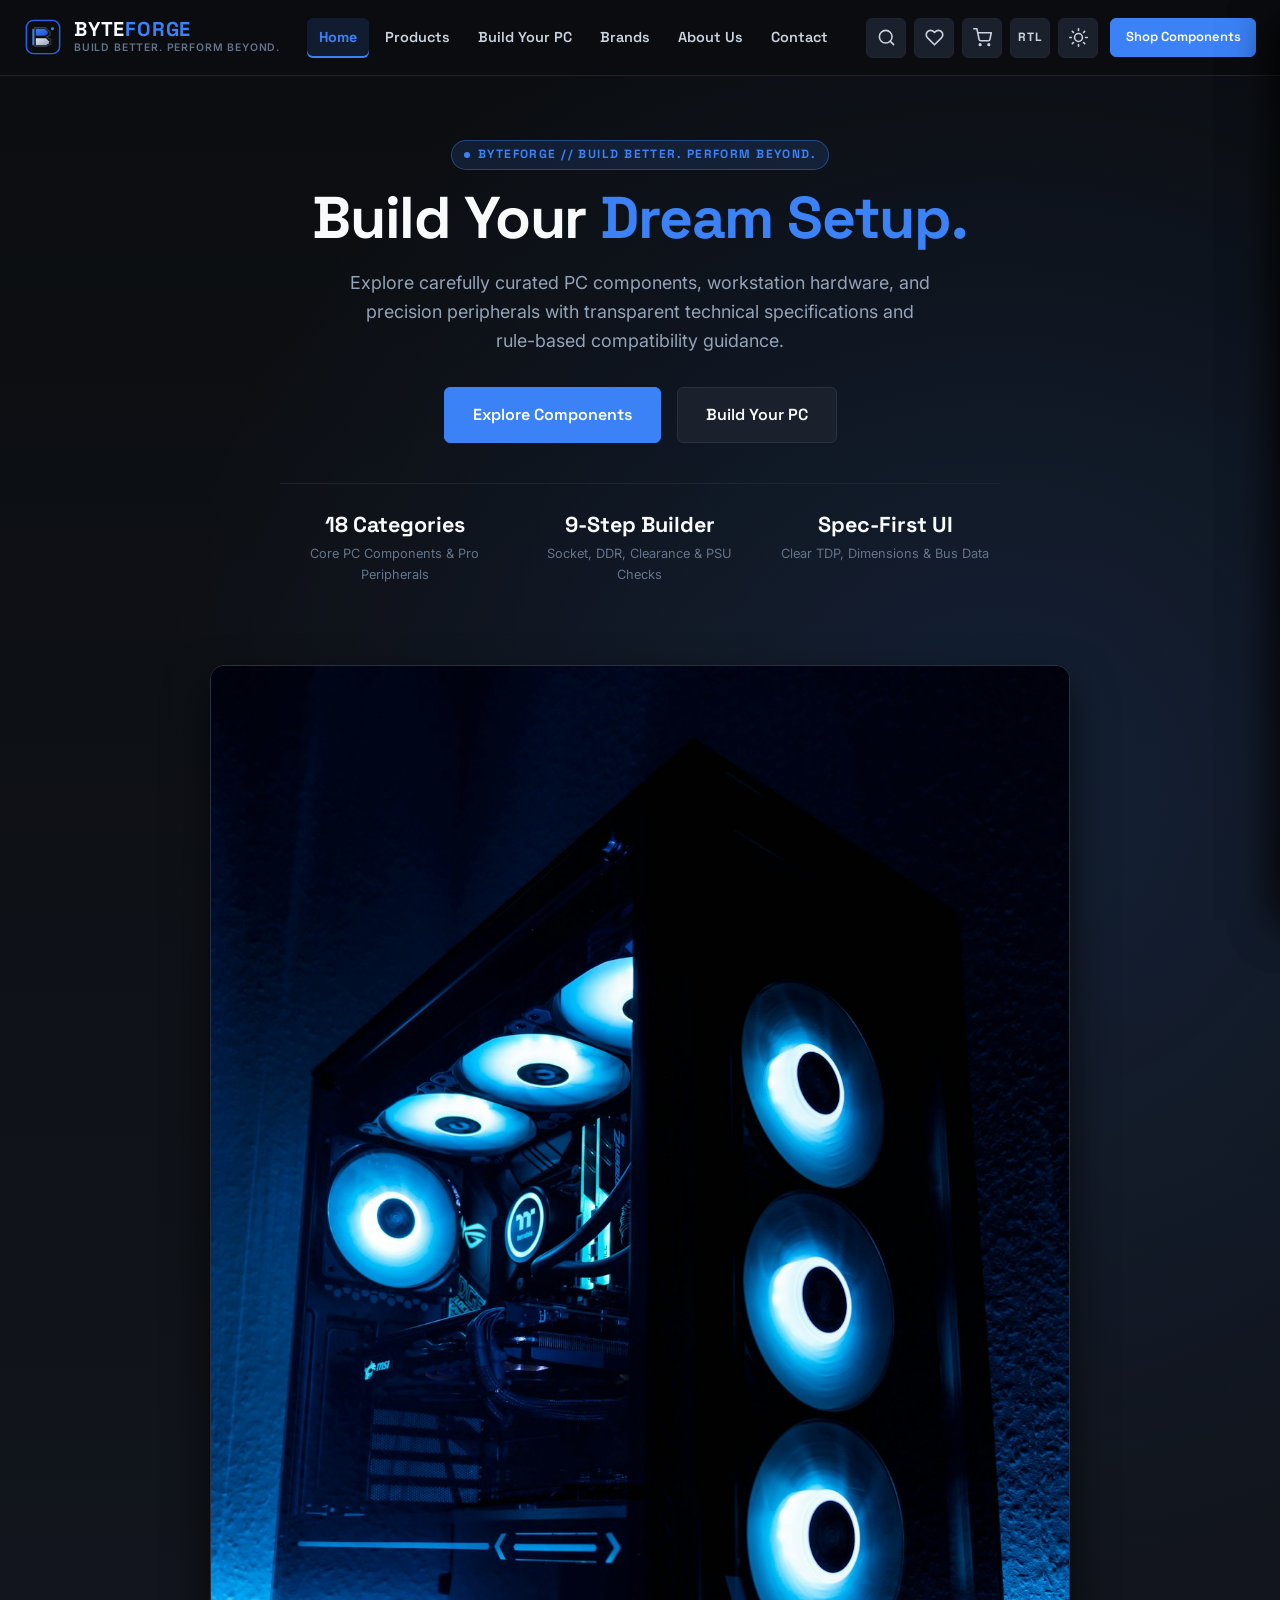
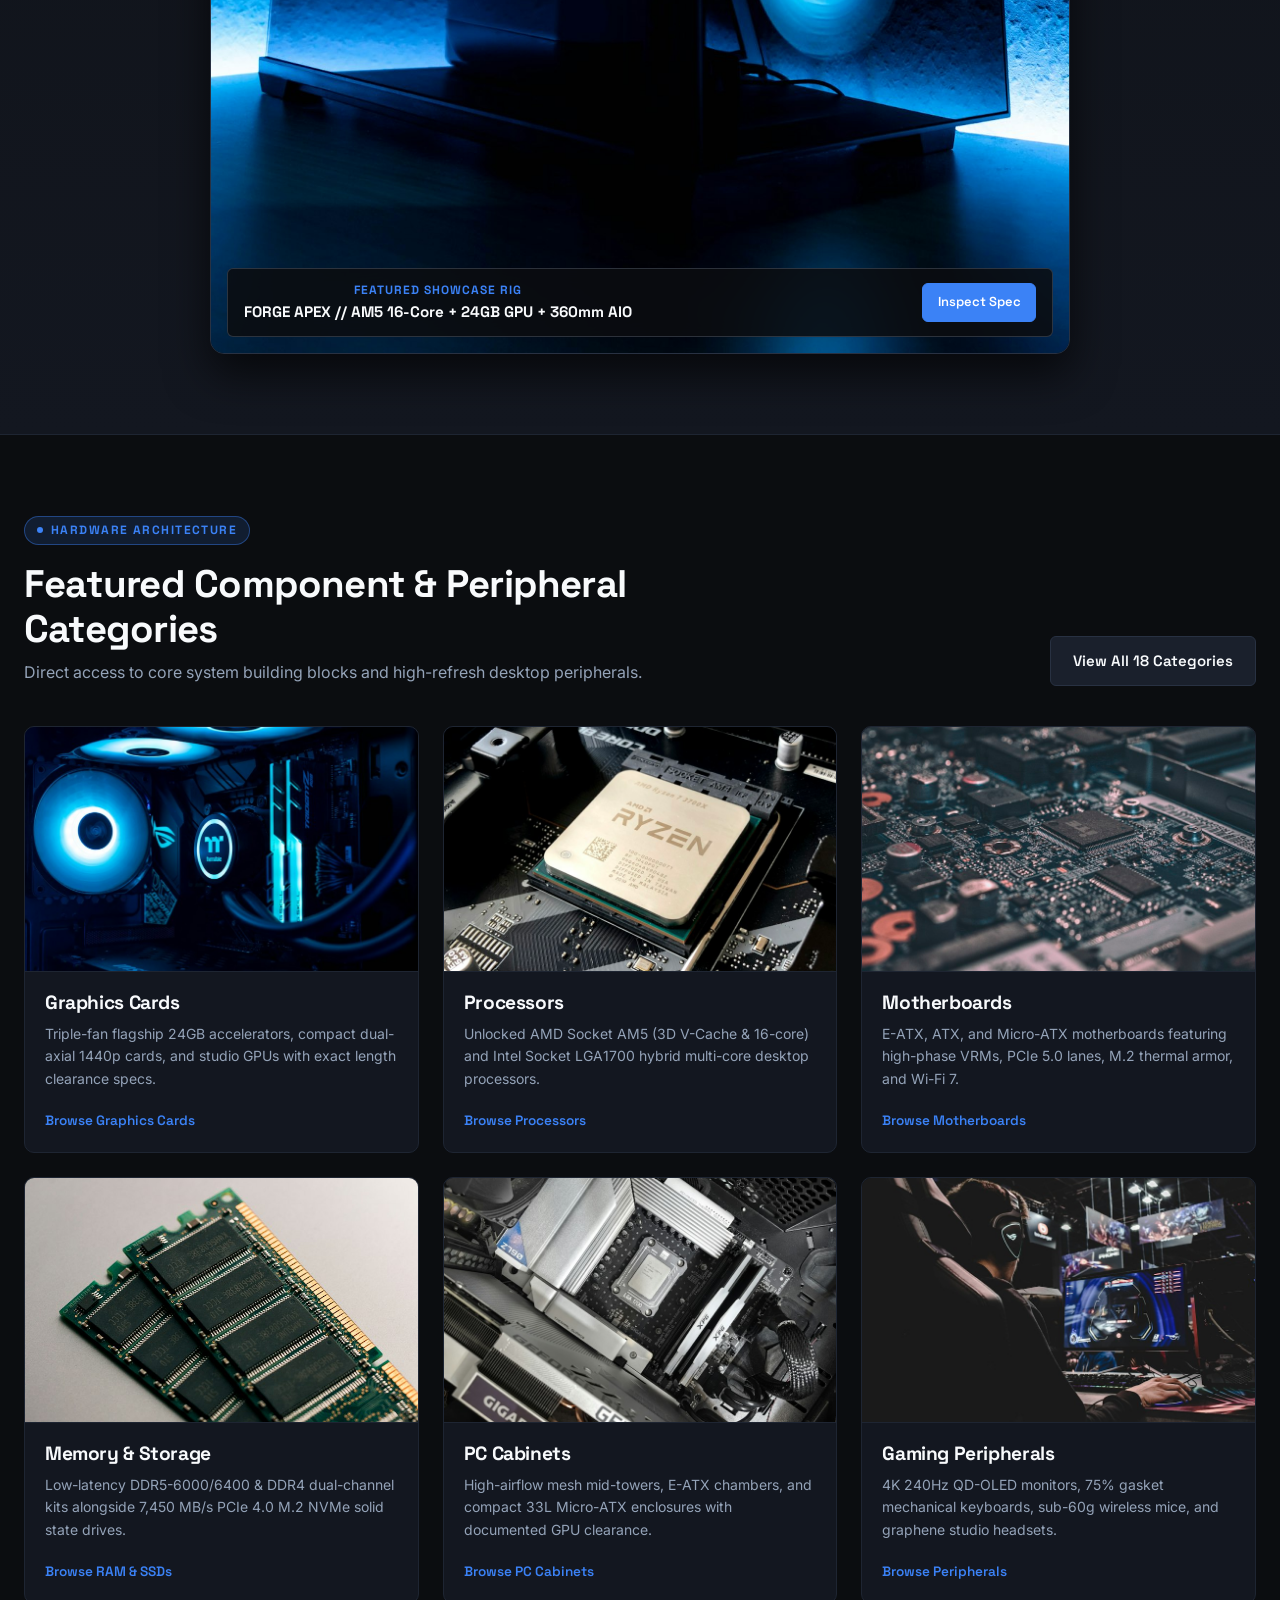
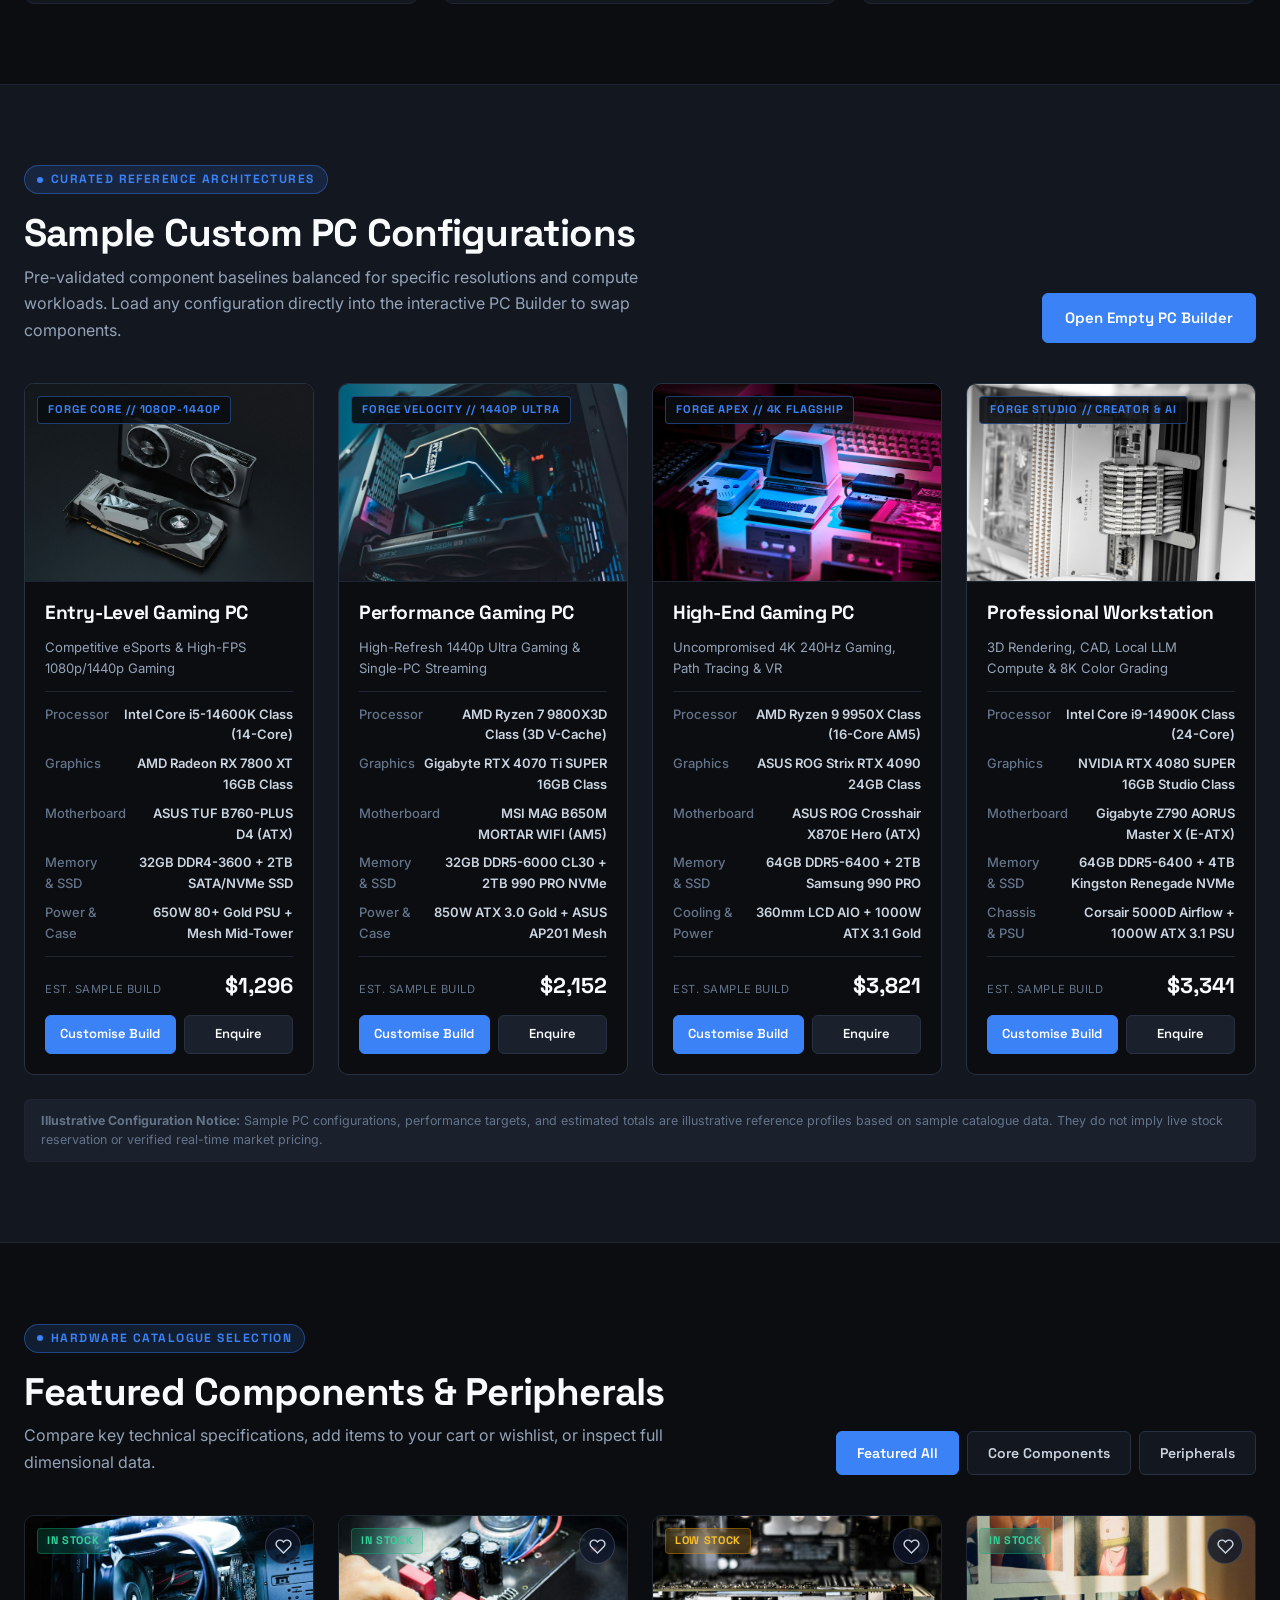
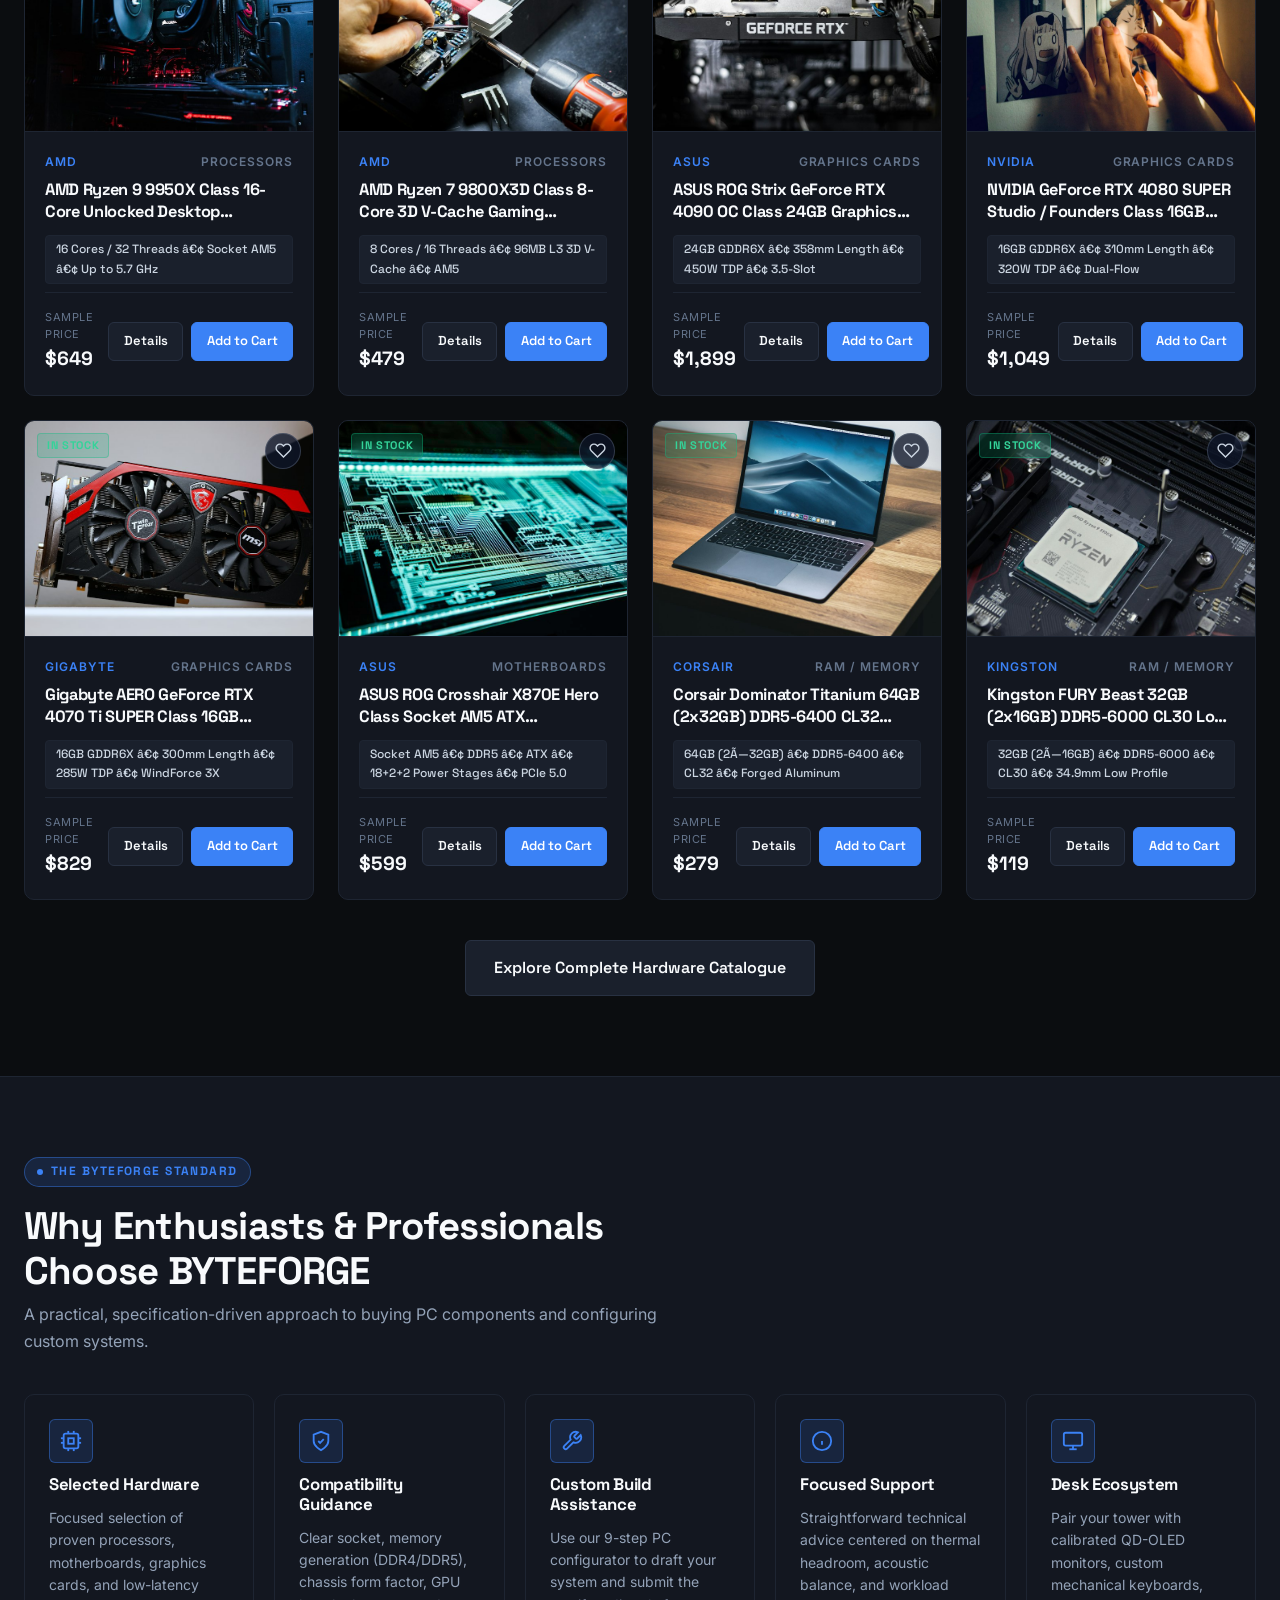
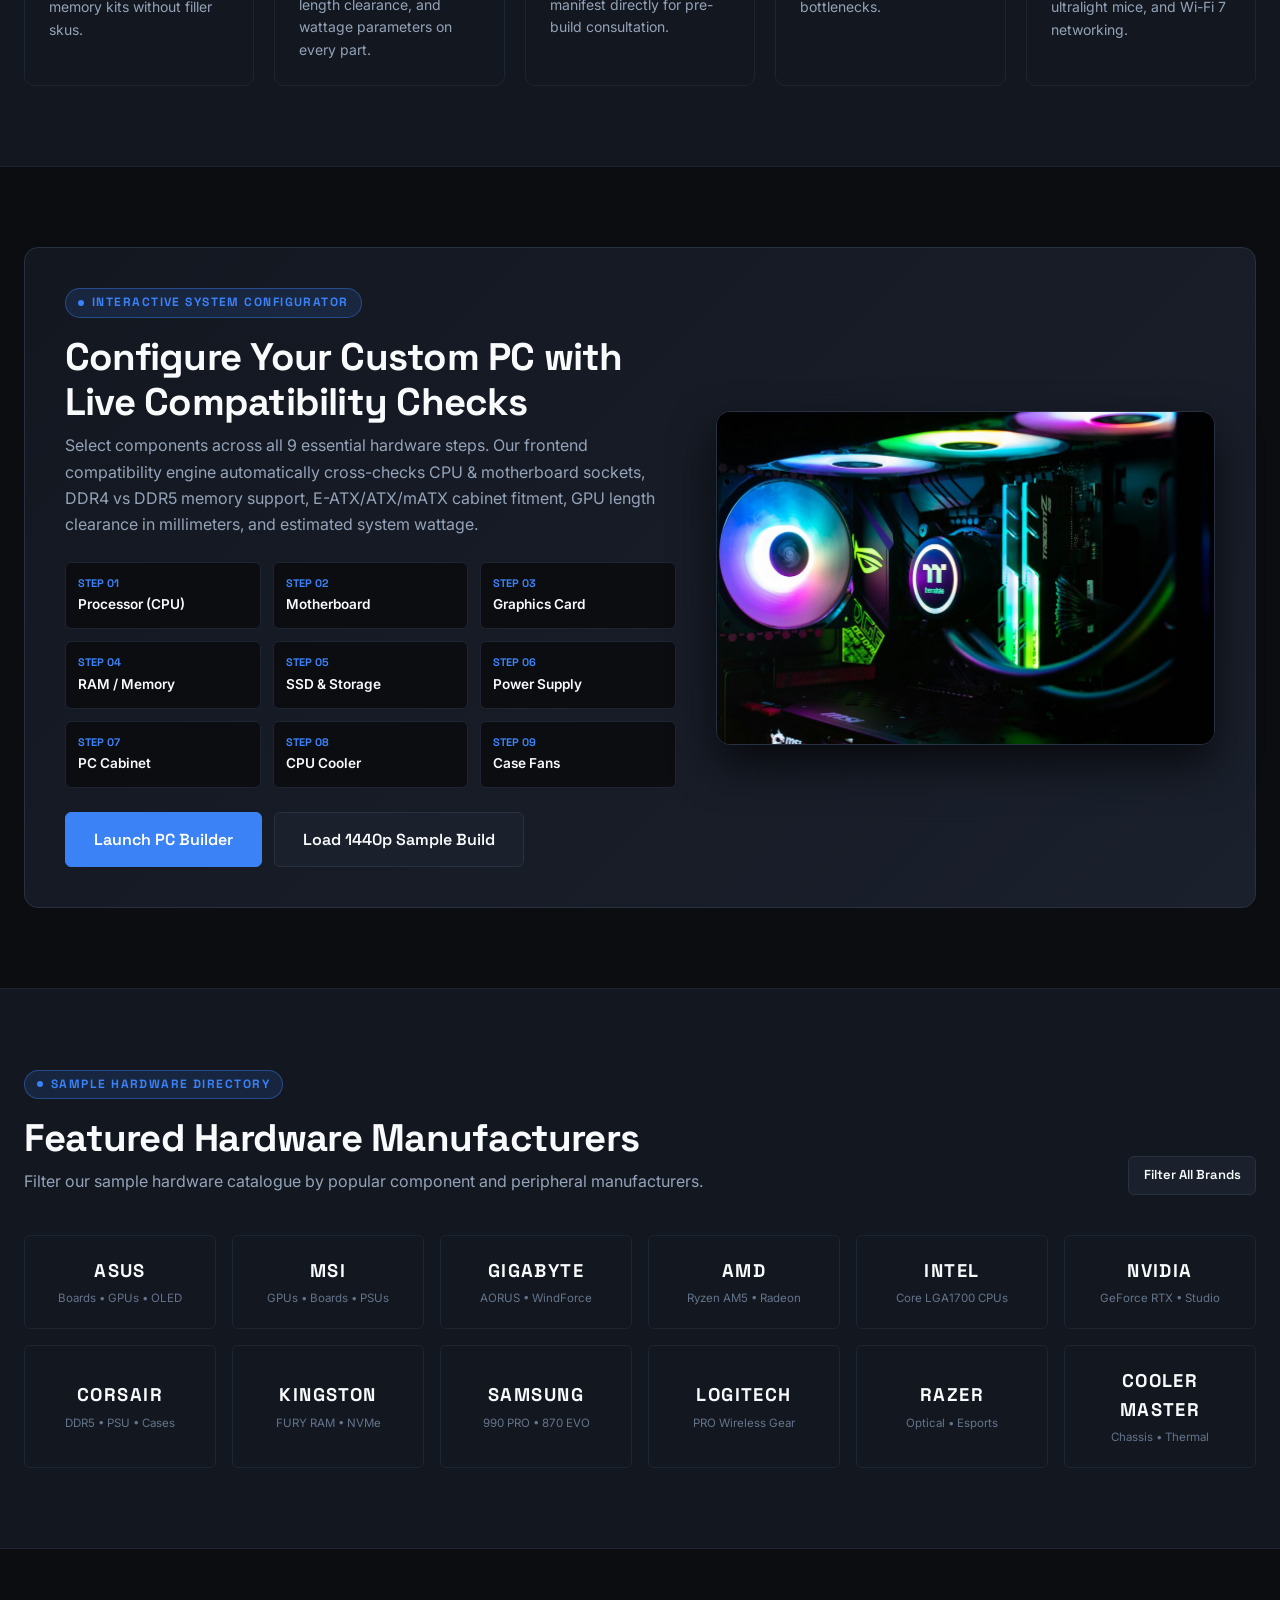
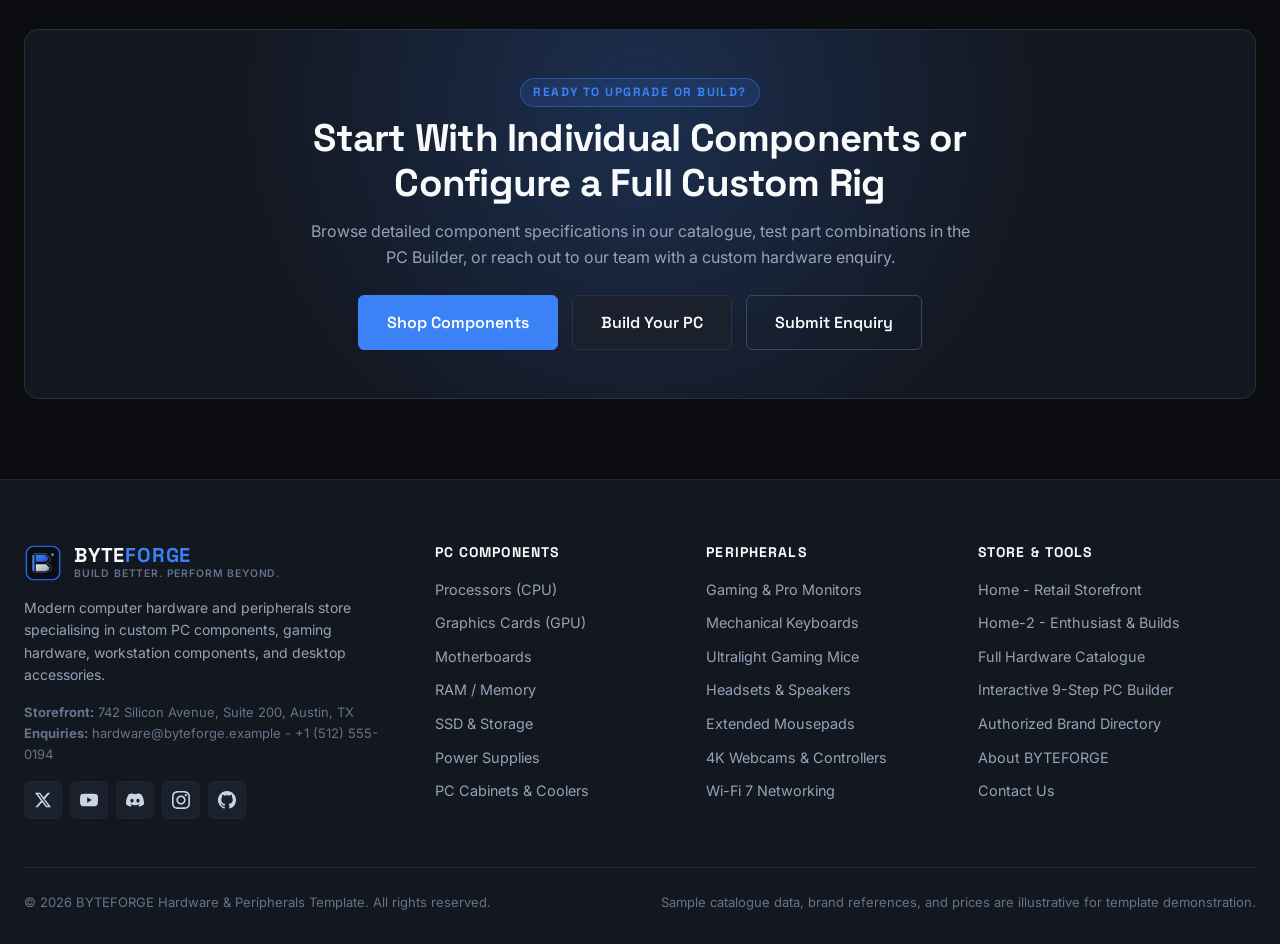
<file: index.html>
<!DOCTYPE html>
<html lang="en" data-theme="dark">

<head>
  <meta charset="UTF-8">
  <meta name="viewport" content="width=device-width, initial-scale=1.0">
  <title>BYTEFORGE — Premium Computer Hardware &amp; Peripherals Store | Build Better. Perform Beyond.</title>
  <meta name="description"
    content="BYTEFORGE is a modern computer hardware and peripherals store specialising in custom PC components, gaming hardware, workstation components and computer accessories.">
  <link rel="icon" type="image/svg+xml" href="assets/icons/favicon.svg">
  <link rel="preconnect" href="https://fonts.googleapis.com">
  <link rel="preconnect" href="https://fonts.gstatic.com" crossorigin>
  <link
    href="https://fonts.googleapis.com/css2?family=Inter:wght@400;500;600;700&family=Space+Grotesk:wght@500;600;700&display=swap"
    rel="stylesheet">
  <link rel="stylesheet" href="css/variables.css">
  <link rel="stylesheet" href="css/main.css">
  <link rel="stylesheet" href="css/pages.css">
</head>

<body>

  <!-- ==================== MANDATORY STICKY NAVBAR ==================== -->
  <header class="site-header">
    <div class="container navbar-container">
      <a href="index.html" class="brand-logo" aria-label="BYTEFORGE Home">
        <img src="assets/icons/favicon.svg" alt="" class="brand-logo-mark" width="38" height="38">
        <div class="brand-logo-text">
          <span class="brand-name">BYTE<span>FORGE</span></span>
          <span class="brand-tagline-mini">Build Better. Perform Beyond.</span>
        </div>
      </a>

      <nav aria-label="Primary Shopping Navigation">
        <ul class="nav-menu">
          <!-- Home Dropdown -->
          <li class="nav-item">
            <a href="index.html" class="nav-link active" data-dropdown-toggle aria-expanded="false">
              Home
            </a>
            <div class="dropdown-panel dropdown-sm">
              <div class="dropdown-col-title">Homepage Layouts</div>
              <ul class="dropdown-list">
                <li>
                  <a href="index.html" class="dropdown-link active" aria-current="page">
                    <div>
                      <strong>Home - Hardware Retail</strong>
                      <span class="dropdown-link-desc">Product discovery &amp; catalogue shopping</span>
                    </div>
                  </a>
                </li>
                <li>
                  <a href="home-2.html" class="dropdown-link">
                    <div>
                      <strong>Home-2 - Custom PC &amp; Performance</strong>
                      <span class="dropdown-link-desc">Enthusiast rigs &amp; workload storytelling</span>
                    </div>
                  </a>
                </li>
              </ul>
            </div>
          </li>

          <!-- Products Mega Dropdown -->
          <li class="nav-item">
            <a href="products.html" class="nav-link" data-dropdown-toggle aria-expanded="false">
              Products
            </a>
            <div class="dropdown-panel dropdown-mega">
              <div class="dropdown-grid-2">
                <div>
                  <div class="dropdown-col-title">PC Components</div>
                  <ul class="dropdown-list">
                    <li><a href="products.html?category=processors" class="dropdown-link">Processors (CPU)</a></li>
                    <li><a href="products.html?category=graphics-cards" class="dropdown-link">Graphics Cards (GPU)</a>
                    </li>
                    <li><a href="products.html?category=motherboards" class="dropdown-link">Motherboards</a></li>
                    <li><a href="products.html?category=memory" class="dropdown-link">RAM / Memory</a></li>
                    <li><a href="products.html?category=storage" class="dropdown-link">SSD &amp; Storage</a></li>
                    <li><a href="products.html?category=power-supplies" class="dropdown-link">Power Supplies</a></li>
                    <li><a href="products.html?category=pc-cabinets" class="dropdown-link">PC Cabinets</a></li>
                    <li><a href="products.html?category=cpu-coolers" class="dropdown-link">CPU Coolers</a></li>
                    <li><a href="products.html?category=case-fans" class="dropdown-link">Case Fans</a></li>
                  </ul>
                </div>
                <div>
                  <div class="dropdown-col-title">Peripherals</div>
                  <ul class="dropdown-list">
                    <li><a href="products.html?category=monitors" class="dropdown-link">Monitors</a></li>
                    <li><a href="products.html?category=keyboards" class="dropdown-link">Keyboards</a></li>
                    <li><a href="products.html?category=gaming-mice" class="dropdown-link">Gaming Mice</a></li>
                    <li><a href="products.html?category=headsets-speakers" class="dropdown-link">Headsets &amp;
                        Speakers</a></li>
                    <li><a href="products.html?category=mousepads" class="dropdown-link">Mousepads</a></li>
                    <li><a href="products.html?category=webcams" class="dropdown-link">Webcams</a></li>
                    <li><a href="products.html?category=controllers" class="dropdown-link">Controllers</a></li>
                    <li><a href="products.html?category=networking" class="dropdown-link">Networking Accessories</a>
                    </li>
                  </ul>
                </div>
              </div>
              <div class="dropdown-footer">
                <span style="font-size:0.8rem;color:var(--text-muted);">Explore 38+ illustrative hardware components
                  &amp; peripherals</span>
                <a href="products.html" class="btn btn-primary btn-sm">All Products</a>
              </div>
            </div>
          </li>

          <!-- Build Your PC -->
          <li class="nav-item">
            <a href="build-your-pc.html" class="nav-link">Build Your PC</a>
          </li>

          <!-- Brands Dropdown -->
          <li class="nav-item">
            <a href="brands.html" class="nav-link" data-dropdown-toggle aria-expanded="false">
              Brands
            </a>
            <div class="dropdown-panel dropdown-brands">
              <div class="dropdown-col-title">Sample Hardware Brand Directory</div>
              <div class="brands-dropdown-grid">
                <a href="products.html?brand=ASUS" class="brand-pill-link"><span
                    class="brand-pill-name">ASUS</span><span class="brand-pill-meta">Boards, GPUs &amp; OLED</span></a>
                <a href="products.html?brand=MSI" class="brand-pill-link"><span class="brand-pill-name">MSI</span><span
                    class="brand-pill-meta">GPUs, Boards &amp; PSUs</span></a>
                <a href="products.html?brand=Gigabyte" class="brand-pill-link"><span
                    class="brand-pill-name">Gigabyte</span><span class="brand-pill-meta">AORUS &amp;
                    WindForce</span></a>
                <a href="products.html?brand=Intel" class="brand-pill-link"><span
                    class="brand-pill-name">Intel</span><span class="brand-pill-meta">LGA1700 Processors</span></a>
                <a href="products.html?brand=AMD" class="brand-pill-link"><span class="brand-pill-name">AMD</span><span
                    class="brand-pill-meta">Ryzen AM5 &amp; Radeon</span></a>
                <a href="products.html?brand=NVIDIA" class="brand-pill-link"><span
                    class="brand-pill-name">NVIDIA</span><span class="brand-pill-meta">RTX Graphics</span></a>
                <a href="products.html?brand=Corsair" class="brand-pill-link"><span
                    class="brand-pill-name">Corsair</span><span class="brand-pill-meta">Memory, PSU &amp;
                    Cases</span></a>
                <a href="products.html?brand=Kingston" class="brand-pill-link"><span
                    class="brand-pill-name">Kingston</span><span class="brand-pill-meta">FURY DDR5 &amp; NVMe</span></a>
                <a href="products.html?brand=Samsung" class="brand-pill-link"><span
                    class="brand-pill-name">Samsung</span><span class="brand-pill-meta">990 PRO &amp; EVO
                    SSDs</span></a>
                <a href="products.html?brand=Logitech" class="brand-pill-link"><span
                    class="brand-pill-name">Logitech</span><span class="brand-pill-meta">PRO Wireless Gear</span></a>
                <a href="products.html?brand=Razer" class="brand-pill-link"><span
                    class="brand-pill-name">Razer</span><span class="brand-pill-meta">Optical &amp; Esports</span></a>
                <a href="products.html?brand=Cooler%20Master" class="brand-pill-link"><span
                    class="brand-pill-name">Cooler Master</span><span class="brand-pill-meta">Cases &amp;
                    Thermal</span></a>
              </div>
              <div class="dropdown-footer">
                <span style="font-size:0.75rem;color:var(--text-dim);">Sample manufacturer directory - illustrative
                  catalogue data</span>
                <a href="brands.html" style="font-size:0.8rem;font-weight:600;color:var(--accent-primary);">View All
                  Brands</a>
              </div>
            </div>
          </li>

          <!-- About Us -->
          <li class="nav-item">
            <a href="about.html" class="nav-link">About Us</a>
          </li>

          <!-- Contact -->
          <li class="nav-item">
            <a href="contact.html" class="nav-link">Contact</a>
          </li>
        </ul>
      </nav>

      <!-- Right-Side Action Icons & Primary CTA -->
      <div class="nav-actions">
        <button type="button" class="icon-btn" data-action="open-search" aria-label="Search Products"
          title="Search Hardware Catalogue">
          <svg viewBox="0 0 24 24" aria-hidden="true">
            <circle cx="11" cy="11" r="8"></circle>
            <line x1="21" y1="21" x2="16.65" y2="16.65"></line>
          </svg>
        </button>

        <button type="button" class="icon-btn" data-action="open-wishlist" aria-label="Open Wishlist"
          title="Saved Wishlist">
          <svg viewBox="0 0 24 24" aria-hidden="true">
            <path
              d="M20.84 4.61a5.5 5.5 0 0 0-7.78 0L12 5.67l-1.06-1.06a5.5 5.5 0 0 0-7.78 7.78l1.06 1.06L12 21.23l7.78-7.78 1.06-1.06a5.5 5.5 0 0 0 0-7.78z">
            </path>
          </svg>
          <span class="badge-count" data-wishlist-count data-count="0">0</span>
        </button>

        <button type="button" class="icon-btn" data-action="open-cart" aria-label="Open Shopping Cart"
          title="Hardware Shopping Cart">
          <svg viewBox="0 0 24 24" aria-hidden="true">
            <circle cx="9" cy="21" r="1"></circle>
            <circle cx="20" cy="21" r="1"></circle>
            <path d="M1 1h4l2.68 13.39a2 2 0 0 0 2 1.61h9.72a2 2 0 0 0 2-1.61L23 6H6"></path>
          </svg>
          <span class="badge-count" data-cart-count data-count="0">0</span>
        </button>

        <button type="button" class="icon-btn rtl-toggle-btn" data-action="toggle-rtl" aria-label="Toggle RTL Direction"
          title="Toggle RTL">RTL</button>

        <button type="button" class="icon-btn" data-action="toggle-theme" aria-label="Toggle Light/Dark Theme"
          title="Toggle Theme">
          <svg viewBox="0 0 24 24" aria-hidden="true">
            <circle cx="12" cy="12" r="5"></circle>
          </svg>
        </button>

        <a href="products.html" class="btn btn-primary btn-sm nav-cta-btn">Shop Components</a>

        <button type="button" class="icon-btn mobile-menu-toggle" data-action="open-mobile-menu"
          aria-label="Open Navigation Menu" aria-expanded="false">
          <svg viewBox="0 0 24 24" aria-hidden="true">
            <line x1="3" y1="6" x2="21" y2="6"></line>
            <line x1="3" y1="12" x2="21" y2="12"></line>
            <line x1="3" y1="18" x2="21" y2="18"></line>
          </svg>
        </button>
      </div>
    </div>
  </header>

  <!-- ==================== MOBILE NAVIGATION DRAWER ==================== -->
  <div class="mobile-nav-backdrop" id="bf-mobile-nav-backdrop"></div>
  <aside class="mobile-nav-drawer" id="bf-mobile-nav-drawer" aria-label="Mobile Navigation">
    <div class="mobile-nav-header">
      <a href="index.html" class="brand-logo">
        <img src="assets/icons/favicon.svg" alt="" class="brand-logo-mark" width="32" height="32">
        <span class="brand-name">BYTE<span>FORGE</span></span>
      </a>
      <button type="button" class="icon-btn" data-action="close-mobile-menu" aria-label="Close Navigation Menu">
        <svg viewBox="0 0 24 24">
          <line x1="18" y1="6" x2="6" y2="18"></line>
          <line x1="6" y1="6" x2="18" y2="18"></line>
        </svg>
      </button>
    </div>

    <!-- Quick Action Buttons in Menu -->
    <div class="mobile-nav-actions">
      <button type="button" class="icon-btn" data-action="open-search" aria-label="Search Products"
        title="Search Hardware Catalogue">
        <svg viewBox="0 0 24 24" aria-hidden="true">
          <circle cx="11" cy="11" r="8"></circle>
          <line x1="21" y1="21" x2="16.65" y2="16.65"></line>
        </svg>
      </button>
      <button type="button" class="icon-btn" data-action="open-wishlist" aria-label="Open Wishlist"
        title="Saved Wishlist">
        <svg viewBox="0 0 24 24" aria-hidden="true">
          <path
            d="M20.84 4.61a5.5 5.5 0 0 0-7.78 0L12 5.67l-1.06-1.06a5.5 5.5 0 0 0-7.78 7.78l1.06 1.06L12 21.23l7.78-7.78 1.06-1.06a5.5 5.5 0 0 0 0-7.78z">
          </path>
        </svg>
        <span class="badge-count" data-wishlist-count data-count="0">0</span>
      </button>
      <button type="button" class="icon-btn" data-action="open-cart" aria-label="Open Shopping Cart"
        title="Hardware Shopping Cart">
        <svg viewBox="0 0 24 24" aria-hidden="true">
          <circle cx="9" cy="21" r="1"></circle>
          <circle cx="20" cy="21" r="1"></circle>
          <path d="M1 1h4l2.68 13.39a2 2 0 0 0 2 1.61h9.72a2 2 0 0 0 2-1.61L23 6H6"></path>
        </svg>
        <span class="badge-count" data-cart-count data-count="0">0</span>
      </button>
      <button type="button" class="icon-btn rtl-toggle-btn" data-action="toggle-rtl" aria-label="Toggle RTL Direction"
        title="Toggle RTL">RTL</button>
      <button type="button" class="icon-btn" data-action="toggle-theme" aria-label="Toggle Light/Dark Theme"
        title="Toggle Theme">
        <svg viewBox="0 0 24 24" aria-hidden="true">
          <circle cx="12" cy="12" r="5"></circle>
        </svg>
      </button>
    </div>

    <div class="mobile-nav-body">
      <ul class="mobile-nav-list">
        <li class="mobile-nav-item active expanded">
          <button type="button" class="mobile-nav-row" data-mobile-accordion>
            <span>Home</span>
          </button>
          <div class="mobile-submenu">
            <a href="index.html" class="mobile-submenu-link active" aria-current="page">Home - Primary Retail Store</a>
            <a href="home-2.html" class="mobile-submenu-link">Home-2 - Custom PC &amp; Enthusiast</a>
          </div>
        </li>

        <li class="mobile-nav-item">
          <button type="button" class="mobile-nav-row" data-mobile-accordion>
            <span>Products</span>
          </button>
          <div class="mobile-submenu">
            <a href="products.html" class="mobile-submenu-link"><strong>All Products Catalogue</strong></a>
            <div class="mobile-submenu-group-title">PC Components</div>
            <a href="products.html?category=processors" class="mobile-submenu-link">Processors (CPU)</a>
            <a href="products.html?category=graphics-cards" class="mobile-submenu-link">Graphics Cards (GPU)</a>
            <a href="products.html?category=motherboards" class="mobile-submenu-link">Motherboards</a>
            <a href="products.html?category=memory" class="mobile-submenu-link">RAM / Memory</a>
            <a href="products.html?category=storage" class="mobile-submenu-link">SSD &amp; Storage</a>
            <a href="products.html?category=power-supplies" class="mobile-submenu-link">Power Supplies</a>
            <a href="products.html?category=pc-cabinets" class="mobile-submenu-link">PC Cabinets</a>
            <a href="products.html?category=cpu-coolers" class="mobile-submenu-link">CPU Coolers</a>
            <a href="products.html?category=case-fans" class="mobile-submenu-link">Case Fans</a>
            <div class="mobile-submenu-group-title">Peripherals</div>
            <a href="products.html?category=monitors" class="mobile-submenu-link">Monitors</a>
            <a href="products.html?category=keyboards" class="mobile-submenu-link">Keyboards</a>
            <a href="products.html?category=gaming-mice" class="mobile-submenu-link">Gaming Mice</a>
            <a href="products.html?category=headsets-speakers" class="mobile-submenu-link">Headsets &amp; Speakers</a>
            <a href="products.html?category=mousepads" class="mobile-submenu-link">Mousepads</a>
            <a href="products.html?category=webcams" class="mobile-submenu-link">Webcams</a>
            <a href="products.html?category=controllers" class="mobile-submenu-link">Controllers</a>
            <a href="products.html?category=networking" class="mobile-submenu-link">Networking Accessories</a>
          </div>
        </li>

        <li class="mobile-nav-item">
          <a href="build-your-pc.html" class="mobile-nav-row">Build Your PC</a>
        </li>

        <li class="mobile-nav-item">
          <button type="button" class="mobile-nav-row" data-mobile-accordion>
            <span>Brands</span>
          </button>
          <div class="mobile-submenu">
            <a href="brands.html" class="mobile-submenu-link"><strong>All Brands Directory</strong></a>
            <a href="products.html?brand=ASUS" class="mobile-submenu-link">ASUS</a>
            <a href="products.html?brand=MSI" class="mobile-submenu-link">MSI</a>
            <a href="products.html?brand=Gigabyte" class="mobile-submenu-link">Gigabyte</a>
            <a href="products.html?brand=Intel" class="mobile-submenu-link">Intel</a>
            <a href="products.html?brand=AMD" class="mobile-submenu-link">AMD</a>
            <a href="products.html?brand=NVIDIA" class="mobile-submenu-link">NVIDIA</a>
            <a href="products.html?brand=Corsair" class="mobile-submenu-link">Corsair</a>
            <a href="products.html?brand=Kingston" class="mobile-submenu-link">Kingston</a>
            <a href="products.html?brand=Samsung" class="mobile-submenu-link">Samsung</a>
            <a href="products.html?brand=Logitech" class="mobile-submenu-link">Logitech</a>
            <a href="products.html?brand=Razer" class="mobile-submenu-link">Razer</a>
            <a href="products.html?brand=Cooler%20Master" class="mobile-submenu-link">Cooler Master</a>
          </div>
        </li>

        <li class="mobile-nav-item">
          <a href="about.html" class="mobile-nav-row">About Us</a>
        </li>

        <li class="mobile-nav-item">
          <a href="contact.html" class="mobile-nav-row">Contact</a>
        </li>
      </ul>
    </div>
    <div class="mobile-nav-footer">
      <a href="products.html" class="btn btn-primary btn-block">Shop Components</a>
      <a href="build-your-pc.html" class="btn btn-secondary btn-block">Configure Custom PC</a>
    </div>
  </aside>

  <!-- ==================== MAIN CONTENT ==================== -->
  <main>

    <!-- 1. HERO SECTION -->
    <section class="hero-home1">
      <div class="container hero-grid">
        <div class="hero-content">
          <span class="eyebrow">BYTEFORGE // Build Better. Perform Beyond.</span>
          <h1 class="hero-title">Build Your <span>Dream Setup.</span></h1>
          <p class="hero-lead">
            Explore carefully curated PC components, workstation hardware, and precision peripherals with transparent
            technical specifications and rule-based compatibility guidance.
          </p>
          <div class="hero-cta-group">
            <a href="products.html" class="btn btn-primary btn-lg">Explore Components</a>
            <a href="build-your-pc.html" class="btn btn-secondary btn-lg">Build Your PC</a>
          </div>
          <div class="hero-telemetry-grid">
            <div class="telemetry-stat">
              <span class="telemetry-value">18 Categories</span>
              <span class="telemetry-label">Core PC Components &amp; Pro Peripherals</span>
            </div>
            <div class="telemetry-stat">
              <span class="telemetry-value">9-Step Builder</span>
              <span class="telemetry-label">Socket, DDR, Clearance &amp; PSU Checks</span>
            </div>
            <div class="telemetry-stat">
              <span class="telemetry-value">Spec-First UI</span>
              <span class="telemetry-label">Clear TDP, Dimensions &amp; Bus Data</span>
            </div>
          </div>
        </div>

        <div class="hero-visual-frame">
          <img src="assets/images/heroes/hero-home1.jpg"
            alt="BYTEFORGE Custom Liquid-Cooled Gaming PC and RTX Graphics Component Array" width="960" height="640">
          <div class="hero-floating-spec">
            <div>
              <div
                style="font-family:var(--font-heading);font-size:0.75rem;color:var(--accent-primary);font-weight:700;text-transform:uppercase;letter-spacing:0.08em;">
                Featured Showcase Rig</div>
              <div style="font-family:var(--font-heading);font-size:0.95rem;font-weight:700;">FORGE APEX // AM5 16-Core
                + 24GB GPU + 360mm AIO</div>
            </div>
            <a href="build-your-pc.html?preset=highend-gaming" class="btn btn-primary btn-sm">Inspect Spec</a>
          </div>
        </div>
      </div>
    </section>

    <!-- 2. FEATURED CATEGORIES -->
    <section class="section" id="featured-categories">
      <div class="container">
        <div class="section-header">
          <div class="section-header-copy">
            <span class="eyebrow">Hardware Architecture</span>
            <h2 class="section-title">Featured Component &amp; Peripheral Categories</h2>
            <p class="section-subtitle">Direct access to core system building blocks and high-refresh desktop
              peripherals.</p>
          </div>
          <a href="products.html" class="btn btn-secondary">View All 18 Categories</a>
        </div>

        <div class="categories-grid">
          <a href="products.html?category=graphics-cards" class="category-card">
            <div class="category-card-media">
              <img src="assets/images/categories/cat-gpu.jpg" alt="Graphics Cards (GPU)" width="600" height="375"
                loading="lazy">
            </div>
            <div class="category-card-body">
              <h3 class="category-card-title">Graphics Cards</h3>
              <p class="category-card-desc">Triple-fan flagship 24GB accelerators, compact dual-axial 1440p cards, and
                studio GPUs with exact length clearance specs.</p>
              <span class="category-card-link">Browse Graphics Cards</span>
            </div>
          </a>

          <a href="products.html?category=processors" class="category-card">
            <div class="category-card-media">
              <img src="assets/images/categories/cat-cpu.jpg" alt="Processors (CPU)" width="600" height="375"
                loading="lazy">
            </div>
            <div class="category-card-body">
              <h3 class="category-card-title">Processors</h3>
              <p class="category-card-desc">Unlocked AMD Socket AM5 (3D V-Cache &amp; 16-core) and Intel Socket LGA1700
                hybrid multi-core desktop processors.</p>
              <span class="category-card-link">Browse Processors</span>
            </div>
          </a>

          <a href="products.html?category=motherboards" class="category-card">
            <div class="category-card-media">
              <img src="assets/images/categories/cat-motherboard.jpg" alt="Motherboards" width="600" height="375"
                loading="lazy">
            </div>
            <div class="category-card-body">
              <h3 class="category-card-title">Motherboards</h3>
              <p class="category-card-desc">E-ATX, ATX, and Micro-ATX motherboards featuring high-phase VRMs, PCIe 5.0
                lanes, M.2 thermal armor, and Wi-Fi 7.</p>
              <span class="category-card-link">Browse Motherboards</span>
            </div>
          </a>

          <a href="products.html?category=memory-storage" class="category-card">
            <div class="category-card-media">
              <img src="assets/images/categories/cat-memory-storage.jpg" alt="Memory &amp; Storage" width="600"
                height="375" loading="lazy">
            </div>
            <div class="category-card-body">
              <h3 class="category-card-title">Memory &amp; Storage</h3>
              <p class="category-card-desc">Low-latency DDR5-6000/6400 &amp; DDR4 dual-channel kits alongside 7,450 MB/s
                PCIe 4.0 M.2 NVMe solid state drives.</p>
              <span class="category-card-link">Browse RAM &amp; SSDs</span>
            </div>
          </a>

          <a href="products.html?category=pc-cabinets" class="category-card">
            <div class="category-card-media">
              <img src="assets/images/categories/cat-cabinets.jpg" alt="PC Cabinets" width="600" height="375"
                loading="lazy">
            </div>
            <div class="category-card-body">
              <h3 class="category-card-title">PC Cabinets</h3>
              <p class="category-card-desc">High-airflow mesh mid-towers, E-ATX chambers, and compact 33L Micro-ATX
                enclosures with documented GPU clearance.</p>
              <span class="category-card-link">Browse PC Cabinets</span>
            </div>
          </a>

          <a href="products.html?group=peripherals" class="category-card">
            <div class="category-card-media">
              <img src="assets/images/categories/cat-peripherals.jpg" alt="Gaming Peripherals" width="600" height="375"
                loading="lazy">
            </div>
            <div class="category-card-body">
              <h3 class="category-card-title">Gaming Peripherals</h3>
              <p class="category-card-desc">4K 240Hz QD-OLED monitors, 75% gasket mechanical keyboards, sub-60g wireless
                mice, and graphene studio headsets.</p>
              <span class="category-card-link">Browse Peripherals</span>
            </div>
          </a>
        </div>
      </div>
    </section>

    <!-- 3. CUSTOM PC BUILDS -->
    <section class="section section-alt" id="custom-builds">
      <div class="container">
        <div class="section-header">
          <div class="section-header-copy">
            <span class="eyebrow">Curated Reference Architectures</span>
            <h2 class="section-title">Sample Custom PC Configurations</h2>
            <p class="section-subtitle">
              Pre-validated component baselines balanced for specific resolutions and compute workloads. Load any
              configuration directly into the interactive PC Builder to swap components.
            </p>
          </div>
          <a href="build-your-pc.html" class="btn btn-primary">Open Empty PC Builder</a>
        </div>

        <div class="builds-grid" id="bf-home-builds-grid">
          <article class="build-card">
            <div class="build-card-media">
              <span class="build-usecase-badge">FORGE CORE // 1080P-1440P</span>
              <img src="assets/images/builds/build-entry.jpg" alt="Entry-Level Gaming PC" width="480" height="330"
                loading="lazy">
            </div>
            <div class="build-card-body">
              <h3 class="build-card-title">Entry-Level Gaming PC</h3>
              <p class="build-card-target">Competitive eSports &amp; High-FPS 1080p/1440p Gaming</p>
              <div class="build-specs-list">
                <div class="build-spec-row"><span class="build-spec-key">Processor</span><span
                    class="build-spec-val">Intel Core i5-14600K Class (14-Core)</span></div>
                <div class="build-spec-row"><span class="build-spec-key">Graphics</span><span class="build-spec-val">AMD
                    Radeon RX 7800 XT 16GB Class</span></div>
                <div class="build-spec-row"><span class="build-spec-key">Motherboard</span><span
                    class="build-spec-val">ASUS TUF B760-PLUS D4 (ATX)</span></div>
                <div class="build-spec-row"><span class="build-spec-key">Memory &amp; SSD</span><span
                    class="build-spec-val">32GB DDR4-3600 + 2TB SSD</span></div>
                <div class="build-spec-row"><span class="build-spec-key">Power &amp; Case</span><span
                    class="build-spec-val">650W 80+ Gold PSU + Mesh Mid-Tower</span></div>
              </div>
              <div class="build-card-footer">
                <div class="build-price-row">
                  <span class="build-price-note">Est. Sample Build</span>
                  <span class="build-price-val">$1,296</span>
                </div>
                <div style="display:grid;grid-template-columns:1fr 1fr;gap:8px;">
                  <a href="build-your-pc.html?preset=entry-gaming" class="btn btn-primary btn-sm">Customise Build</a>
                  <a href="contact.html?enquiry=custom-build&amp;preset=entry-gaming#enquiry-form"
                    class="btn btn-secondary btn-sm">Enquire</a>
                </div>
              </div>
            </div>
          </article>

          <article class="build-card">
            <div class="build-card-media">
              <span class="build-usecase-badge">FORGE VELOCITY // 1440P ULTRA</span>
              <img src="assets/images/builds/build-performance.jpg" alt="Performance Gaming PC" width="480" height="330"
                loading="lazy">
            </div>
            <div class="build-card-body">
              <h3 class="build-card-title">Performance Gaming PC</h3>
              <p class="build-card-target">High-Refresh 1440p Ultra Gaming &amp; Single-PC Streaming</p>
              <div class="build-specs-list">
                <div class="build-spec-row"><span class="build-spec-key">Processor</span><span
                    class="build-spec-val">AMD Ryzen 7 9800X3D Class (3D V-Cache)</span></div>
                <div class="build-spec-row"><span class="build-spec-key">Graphics</span><span
                    class="build-spec-val">Gigabyte RTX 4070 Ti SUPER 16GB Class</span></div>
                <div class="build-spec-row"><span class="build-spec-key">Motherboard</span><span
                    class="build-spec-val">MSI MAG B650M MORTAR WIFI (AM5)</span></div>
                <div class="build-spec-row"><span class="build-spec-key">Memory &amp; SSD</span><span
                    class="build-spec-val">32GB DDR5-6000 CL30 + 2TB 990 PRO</span></div>
                <div class="build-spec-row"><span class="build-spec-key">Power &amp; Case</span><span
                    class="build-spec-val">850W ATX 3.0 Gold + ASUS AP201 Mesh</span></div>
              </div>
              <div class="build-card-footer">
                <div class="build-price-row">
                  <span class="build-price-note">Est. Sample Build</span>
                  <span class="build-price-val">$2,152</span>
                </div>
                <div style="display:grid;grid-template-columns:1fr 1fr;gap:8px;">
                  <a href="build-your-pc.html?preset=performance-gaming" class="btn btn-primary btn-sm">Customise
                    Build</a>
                  <a href="contact.html?enquiry=custom-build&amp;preset=performance-gaming#enquiry-form"
                    class="btn btn-secondary btn-sm">Enquire</a>
                </div>
              </div>
            </div>
          </article>

          <article class="build-card">
            <div class="build-card-media">
              <span class="build-usecase-badge">FORGE APEX // 4K FLAGSHIP</span>
              <img src="assets/images/builds/build-highend.jpg" alt="High-End Gaming PC" width="480" height="330"
                loading="lazy">
            </div>
            <div class="build-card-body">
              <h3 class="build-card-title">High-End Gaming PC</h3>
              <p class="build-card-target">Uncompromised 4K 240Hz Gaming, Path Tracing &amp; VR</p>
              <div class="build-specs-list">
                <div class="build-spec-row"><span class="build-spec-key">Processor</span><span
                    class="build-spec-val">AMD Ryzen 9 9950X Class (16-Core AM5)</span></div>
                <div class="build-spec-row"><span class="build-spec-key">Graphics</span><span
                    class="build-spec-val">ASUS ROG Strix RTX 4090 24GB Class</span></div>
                <div class="build-spec-row"><span class="build-spec-key">Motherboard</span><span
                    class="build-spec-val">ASUS ROG Crosshair X870E Hero (ATX)</span></div>
                <div class="build-spec-row"><span class="build-spec-key">Memory &amp; SSD</span><span
                    class="build-spec-val">64GB DDR5-6400 + 2TB Samsung 990 PRO</span></div>
                <div class="build-spec-row"><span class="build-spec-key">Cooling &amp; Power</span><span
                    class="build-spec-val">360mm LCD AIO + 1000W ATX 3.1 Gold</span></div>
              </div>
              <div class="build-card-footer">
                <div class="build-price-row">
                  <span class="build-price-note">Est. Sample Build</span>
                  <span class="build-price-val">$3,821</span>
                </div>
                <div style="display:grid;grid-template-columns:1fr 1fr;gap:8px;">
                  <a href="build-your-pc.html?preset=highend-gaming" class="btn btn-primary btn-sm">Customise Build</a>
                  <a href="contact.html?enquiry=custom-build&amp;preset=highend-gaming#enquiry-form"
                    class="btn btn-secondary btn-sm">Enquire</a>
                </div>
              </div>
            </div>
          </article>

          <article class="build-card">
            <div class="build-card-media">
              <span class="build-usecase-badge">FORGE STUDIO // CREATOR &amp; AI</span>
              <img src="assets/images/builds/build-workstation.jpg" alt="Professional Workstation" width="480"
                height="330" loading="lazy">
            </div>
            <div class="build-card-body">
              <h3 class="build-card-title">Professional Workstation</h3>
              <p class="build-card-target">3D Rendering, CAD, Local LLM Compute &amp; 8K Color Grading</p>
              <div class="build-specs-list">
                <div class="build-spec-row"><span class="build-spec-key">Processor</span><span
                    class="build-spec-val">Intel Core i9-14900K Class (24-Core)</span></div>
                <div class="build-spec-row"><span class="build-spec-key">Graphics</span><span
                    class="build-spec-val">NVIDIA RTX 4080 SUPER 16GB Studio Class</span></div>
                <div class="build-spec-row"><span class="build-spec-key">Motherboard</span><span
                    class="build-spec-val">Gigabyte Z790 AORUS Master X (E-ATX)</span></div>
                <div class="build-spec-row"><span class="build-spec-key">Memory &amp; SSD</span><span
                    class="build-spec-val">64GB DDR5-6400 + 4TB Renegade NVMe</span></div>
                <div class="build-spec-row"><span class="build-spec-key">Chassis &amp; PSU</span><span
                    class="build-spec-val">Corsair 5000D Airflow + 1000W ATX 3.1</span></div>
              </div>
              <div class="build-card-footer">
                <div class="build-price-row">
                  <span class="build-price-note">Est. Sample Build</span>
                  <span class="build-price-val">$3,341</span>
                </div>
                <div style="display:grid;grid-template-columns:1fr 1fr;gap:8px;">
                  <a href="build-your-pc.html?preset=workstation" class="btn btn-primary btn-sm">Customise Build</a>
                  <a href="contact.html?enquiry=custom-build&amp;preset=workstation#enquiry-form"
                    class="btn btn-secondary btn-sm">Enquire</a>
                </div>
              </div>
            </div>
          </article>
        </div>

        <div class="disclaimer-note" style="margin-top:var(--space-6);">
          <strong>Illustrative Configuration Notice:</strong> Sample PC configurations, performance targets, and
          estimated totals are illustrative reference profiles based on sample catalogue data. They do not imply live
          stock reservation or verified real-time market pricing.
        </div>
      </div>
    </section>

    <!-- 4. FEATURED PRODUCTS -->
    <section class="section" id="featured-products">
      <div class="container">
        <div class="section-header">
          <div class="section-header-copy">
            <span class="eyebrow">Hardware Catalogue Selection</span>
            <h2 class="section-title">Featured Components &amp; Peripherals</h2>
            <p class="section-subtitle">Compare key technical specifications, add items to your cart or wishlist, or
              inspect full dimensional data.</p>
          </div>
          <div class="spotlight-tabs" style="margin-bottom:0;">
            <button type="button" class="tab-btn active" data-home-product-tab="featured">Featured All</button>
            <button type="button" class="tab-btn" data-home-product-tab="components">Core Components</button>
            <button type="button" class="tab-btn" data-home-product-tab="peripherals">Peripherals</button>
          </div>
        </div>

        <div class="products-grid" id="bf-home-products-grid">
          <article class="product-card" data-product-id="cpu-ryzen9-9950x">
            <div class="product-card-media">
              <div class="product-card-badges">
                <span class="status-badge status-in-stock">In Stock</span>
              </div>
              <button type="button" class="wishlist-btn" data-wishlist-btn="cpu-ryzen9-9950x"
                aria-label="Save AMD Ryzen 9 9950X Class 16-Core Unlocked Desktop Processor to Wishlist"
                aria-pressed="false">
                <svg viewBox="0 0 24 24">
                  <path
                    d="M20.84 4.61a5.5 5.5 0 0 0-7.78 0L12 5.67l-1.06-1.06a5.5 5.5 0 0 0-7.78 7.78l1.06 1.06L12 21.23l7.78-7.78 1.06-1.06a5.5 5.5 0 0 0 0-7.78z">
                  </path>
                </svg>
              </button>
              <a href="product-details.html?id=cpu-ryzen9-9950x"
                aria-label="View details for AMD Ryzen 9 9950X Class 16-Core Unlocked Desktop Processor">
                <img src="assets/images/products/cpu-ryzen9-9950x.jpg"
                  alt="AMD Ryzen 9 9950X Class 16-Core Unlocked Desktop Processor" width="400" height="300"
                  loading="lazy">
              </a>
            </div>
            <div class="product-card-body">
              <div class="product-card-meta">
                <span>AMD</span>
                <span class="product-card-category">Processors</span>
              </div>
              <h3 class="product-card-title">
                <a href="product-details.html?id=cpu-ryzen9-9950x">AMD Ryzen 9 9950X Class 16-Core Unlocked Desktop
                  Processor</a>
              </h3>
              <span class="product-spec-pill">16 Cores / 32 Threads | Socket AM5 | Up to 5.7 GHz</span>
              <div class="product-card-footer">
                <div class="product-price-wrap">
                  <span class="product-price-label">Sample Price</span>
                  <span class="product-price">$649</span>
                </div>
                <div class="product-card-actions">
                  <a href="product-details.html?id=cpu-ryzen9-9950x" class="btn btn-secondary btn-sm">Details</a>
                  <button type="button" class="btn btn-primary btn-sm" data-add-to-cart="cpu-ryzen9-9950x">Add to
                    Cart</button>
                </div>
              </div>
            </div>
          </article>
          <article class="product-card" data-product-id="cpu-ryzen7-9800x3d">
            <div class="product-card-media">
              <div class="product-card-badges">
                <span class="status-badge status-in-stock">In Stock</span>
              </div>
              <button type="button" class="wishlist-btn" data-wishlist-btn="cpu-ryzen7-9800x3d"
                aria-label="Save AMD Ryzen 7 9800X3D Class 8-Core 3D V-Cache Gaming Processor to Wishlist"
                aria-pressed="false">
                <svg viewBox="0 0 24 24">
                  <path
                    d="M20.84 4.61a5.5 5.5 0 0 0-7.78 0L12 5.67l-1.06-1.06a5.5 5.5 0 0 0-7.78 7.78l1.06 1.06L12 21.23l7.78-7.78 1.06-1.06a5.5 5.5 0 0 0 0-7.78z">
                  </path>
                </svg>
              </button>
              <a href="product-details.html?id=cpu-ryzen7-9800x3d"
                aria-label="View details for AMD Ryzen 7 9800X3D Class 8-Core 3D V-Cache Gaming Processor">
                <img src="assets/images/products/cpu-ryzen7-9800x3d.jpg"
                  alt="AMD Ryzen 7 9800X3D Class 8-Core 3D V-Cache Gaming Processor" width="400" height="300"
                  loading="lazy">
              </a>
            </div>
            <div class="product-card-body">
              <div class="product-card-meta">
                <span>AMD</span>
                <span class="product-card-category">Processors</span>
              </div>
              <h3 class="product-card-title">
                <a href="product-details.html?id=cpu-ryzen7-9800x3d">AMD Ryzen 7 9800X3D Class 8-Core 3D V-Cache Gaming
                  Processor</a>
              </h3>
              <span class="product-spec-pill">8 Cores / 16 Threads | 96MB L3 3D V-Cache | AM5</span>
              <div class="product-card-footer">
                <div class="product-price-wrap">
                  <span class="product-price-label">Sample Price</span>
                  <span class="product-price">$479</span>
                </div>
                <div class="product-card-actions">
                  <a href="product-details.html?id=cpu-ryzen7-9800x3d" class="btn btn-secondary btn-sm">Details</a>
                  <button type="button" class="btn btn-primary btn-sm" data-add-to-cart="cpu-ryzen7-9800x3d">Add to
                    Cart</button>
                </div>
              </div>
            </div>
          </article>
          <article class="product-card" data-product-id="gpu-asus-4090">
            <div class="product-card-media">
              <div class="product-card-badges">
                <span class="status-badge status-low-stock">Low Stock</span>
              </div>
              <button type="button" class="wishlist-btn" data-wishlist-btn="gpu-asus-4090"
                aria-label="Save ASUS ROG Strix GeForce RTX 4090 OC Class 24GB Graphics Card to Wishlist"
                aria-pressed="false">
                <svg viewBox="0 0 24 24">
                  <path
                    d="M20.84 4.61a5.5 5.5 0 0 0-7.78 0L12 5.67l-1.06-1.06a5.5 5.5 0 0 0-7.78 7.78l1.06 1.06L12 21.23l7.78-7.78 1.06-1.06a5.5 5.5 0 0 0 0-7.78z">
                  </path>
                </svg>
              </button>
              <a href="product-details.html?id=gpu-asus-4090"
                aria-label="View details for ASUS ROG Strix GeForce RTX 4090 OC Class 24GB Graphics Card">
                <img src="assets/images/products/gpu-asus-4090.jpg"
                  alt="ASUS ROG Strix GeForce RTX 4090 OC Class 24GB Graphics Card" width="400" height="300"
                  loading="lazy">
              </a>
            </div>
            <div class="product-card-body">
              <div class="product-card-meta">
                <span>ASUS</span>
                <span class="product-card-category">Graphics Cards</span>
              </div>
              <h3 class="product-card-title">
                <a href="product-details.html?id=gpu-asus-4090">ASUS ROG Strix GeForce RTX 4090 OC Class 24GB Graphics
                  Card</a>
              </h3>
              <span class="product-spec-pill">24GB GDDR6X | 358mm Length | 450W TDP | 3.5-Slot</span>
              <div class="product-card-footer">
                <div class="product-price-wrap">
                  <span class="product-price-label">Sample Price</span>
                  <span class="product-price">$1,899</span>
                </div>
                <div class="product-card-actions">
                  <a href="product-details.html?id=gpu-asus-4090" class="btn btn-secondary btn-sm">Details</a>
                  <button type="button" class="btn btn-primary btn-sm" data-add-to-cart="gpu-asus-4090">Add to
                    Cart</button>
                </div>
              </div>
            </div>
          </article>
          <article class="product-card" data-product-id="gpu-nvidia-4080s">
            <div class="product-card-media">
              <div class="product-card-badges">
                <span class="status-badge status-in-stock">In Stock</span>
              </div>
              <button type="button" class="wishlist-btn" data-wishlist-btn="gpu-nvidia-4080s"
                aria-label="Save NVIDIA GeForce RTX 4080 SUPER Studio / Founders Class 16GB GPU to Wishlist"
                aria-pressed="false">
                <svg viewBox="0 0 24 24">
                  <path
                    d="M20.84 4.61a5.5 5.5 0 0 0-7.78 0L12 5.67l-1.06-1.06a5.5 5.5 0 0 0-7.78 7.78l1.06 1.06L12 21.23l7.78-7.78 1.06-1.06a5.5 5.5 0 0 0 0-7.78z">
                  </path>
                </svg>
              </button>
              <a href="product-details.html?id=gpu-nvidia-4080s"
                aria-label="View details for NVIDIA GeForce RTX 4080 SUPER Studio / Founders Class 16GB GPU">
                <img src="assets/images/products/gpu-msi-4080s.jpg"
                  alt="NVIDIA GeForce RTX 4080 SUPER Studio / Founders Class 16GB GPU" width="400" height="300"
                  loading="lazy">
              </a>
            </div>
            <div class="product-card-body">
              <div class="product-card-meta">
                <span>NVIDIA</span>
                <span class="product-card-category">Graphics Cards</span>
              </div>
              <h3 class="product-card-title">
                <a href="product-details.html?id=gpu-nvidia-4080s">NVIDIA GeForce RTX 4080 SUPER Studio / Founders Class
                  16GB GPU</a>
              </h3>
              <span class="product-spec-pill">16GB GDDR6X | 310mm Length | 320W TDP | Dual-Flow</span>
              <div class="product-card-footer">
                <div class="product-price-wrap">
                  <span class="product-price-label">Sample Price</span>
                  <span class="product-price">$1,049</span>
                </div>
                <div class="product-card-actions">
                  <a href="product-details.html?id=gpu-nvidia-4080s" class="btn btn-secondary btn-sm">Details</a>
                  <button type="button" class="btn btn-primary btn-sm" data-add-to-cart="gpu-nvidia-4080s">Add to
                    Cart</button>
                </div>
              </div>
            </div>
          </article>
          <article class="product-card" data-product-id="mobo-asus-x870e">
            <div class="product-card-media">
              <div class="product-card-badges">
                <span class="status-badge status-in-stock">In Stock</span>
              </div>
              <button type="button" class="wishlist-btn" data-wishlist-btn="mobo-asus-x870e"
                aria-label="Save ASUS ROG Crosshair X870E Hero Class Socket AM5 ATX Motherboard to Wishlist"
                aria-pressed="false">
                <svg viewBox="0 0 24 24">
                  <path
                    d="M20.84 4.61a5.5 5.5 0 0 0-7.78 0L12 5.67l-1.06-1.06a5.5 5.5 0 0 0-7.78 7.78l1.06 1.06L12 21.23l7.78-7.78 1.06-1.06a5.5 5.5 0 0 0 0-7.78z">
                  </path>
                </svg>
              </button>
              <a href="product-details.html?id=mobo-asus-x870e"
                aria-label="View details for ASUS ROG Crosshair X870E Hero Class Socket AM5 ATX Motherboard">
                <img src="assets/images/products/mobo-asus-x870e.jpg"
                  alt="ASUS ROG Crosshair X870E Hero Class Socket AM5 ATX Motherboard" width="400" height="300"
                  loading="lazy">
              </a>
            </div>
            <div class="product-card-body">
              <div class="product-card-meta">
                <span>ASUS</span>
                <span class="product-card-category">Motherboards</span>
              </div>
              <h3 class="product-card-title">
                <a href="product-details.html?id=mobo-asus-x870e">ASUS ROG Crosshair X870E Hero Class Socket AM5 ATX
                  Motherboard</a>
              </h3>
              <span class="product-spec-pill">Socket AM5 | DDR5 | ATX | 18+2+2 Power Stages</span>
              <div class="product-card-footer">
                <div class="product-price-wrap">
                  <span class="product-price-label">Sample Price</span>
                  <span class="product-price">$599</span>
                </div>
                <div class="product-card-actions">
                  <a href="product-details.html?id=mobo-asus-x870e" class="btn btn-secondary btn-sm">Details</a>
                  <button type="button" class="btn btn-primary btn-sm" data-add-to-cart="mobo-asus-x870e">Add to
                    Cart</button>
                </div>
              </div>
            </div>
          </article>
          <article class="product-card" data-product-id="ram-corsair-64gb-ddr5">
            <div class="product-card-media">
              <div class="product-card-badges">
                <span class="status-badge status-in-stock">In Stock</span>
              </div>
              <button type="button" class="wishlist-btn" data-wishlist-btn="ram-corsair-64gb-ddr5"
                aria-label="Save Corsair Dominator Titanium 64GB (2x32GB) DDR5-6400 CL32 Memory Kit to Wishlist"
                aria-pressed="false">
                <svg viewBox="0 0 24 24">
                  <path
                    d="M20.84 4.61a5.5 5.5 0 0 0-7.78 0L12 5.67l-1.06-1.06a5.5 5.5 0 0 0-7.78 7.78l1.06 1.06L12 21.23l7.78-7.78 1.06-1.06a5.5 5.5 0 0 0 0-7.78z">
                  </path>
                </svg>
              </button>
              <a href="product-details.html?id=ram-corsair-64gb-ddr5"
                aria-label="View details for Corsair Dominator Titanium 64GB (2x32GB) DDR5-6400 CL32 Memory Kit">
                <img src="assets/images/products/ram-corsair-64gb-ddr5.jpg"
                  alt="Corsair Dominator Titanium 64GB (2x32GB) DDR5-6400 CL32 Memory Kit" width="400" height="300"
                  loading="lazy">
              </a>
            </div>
            <div class="product-card-body">
              <div class="product-card-meta">
                <span>Corsair</span>
                <span class="product-card-category">RAM / Memory</span>
              </div>
              <h3 class="product-card-title">
                <a href="product-details.html?id=ram-corsair-64gb-ddr5">Corsair Dominator Titanium 64GB (2x32GB)
                  DDR5-6400 CL32 Memory Kit</a>
              </h3>
              <span class="product-spec-pill">64GB (2x32GB) | DDR5-6400 | CL32 | Forged Aluminum</span>
              <div class="product-card-footer">
                <div class="product-price-wrap">
                  <span class="product-price-label">Sample Price</span>
                  <span class="product-price">$279</span>
                </div>
                <div class="product-card-actions">
                  <a href="product-details.html?id=ram-corsair-64gb-ddr5" class="btn btn-secondary btn-sm">Details</a>
                  <button type="button" class="btn btn-primary btn-sm" data-add-to-cart="ram-corsair-64gb-ddr5">Add to
                    Cart</button>
                </div>
              </div>
            </div>
          </article>
          <article class="product-card" data-product-id="ssd-samsung-990pro-2tb">
            <div class="product-card-media">
              <div class="product-card-badges">
                <span class="status-badge status-in-stock">In Stock</span>
              </div>
              <button type="button" class="wishlist-btn" data-wishlist-btn="ssd-samsung-990pro-2tb"
                aria-label="Save Samsung 990 PRO 2TB PCIe 4.0 x4 NVMe M.2 Internal SSD to Wishlist"
                aria-pressed="false">
                <svg viewBox="0 0 24 24">
                  <path
                    d="M20.84 4.61a5.5 5.5 0 0 0-7.78 0L12 5.67l-1.06-1.06a5.5 5.5 0 0 0-7.78 7.78l1.06 1.06L12 21.23l7.78-7.78 1.06-1.06a5.5 5.5 0 0 0 0-7.78z">
                  </path>
                </svg>
              </button>
              <a href="product-details.html?id=ssd-samsung-990pro-2tb"
                aria-label="View details for Samsung 990 PRO 2TB PCIe 4.0 x4 NVMe M.2 Internal SSD">
                <img src="assets/images/products/ssd-samsung-990pro-2tb.jpg"
                  alt="Samsung 990 PRO 2TB PCIe 4.0 x4 NVMe M.2 Internal SSD" width="400" height="300" loading="lazy">
              </a>
            </div>
            <div class="product-card-body">
              <div class="product-card-meta">
                <span>Samsung</span>
                <span class="product-card-category">SSD & Storage</span>
              </div>
              <h3 class="product-card-title">
                <a href="product-details.html?id=ssd-samsung-990pro-2tb">Samsung 990 PRO 2TB PCIe 4.0 x4 NVMe M.2
                  Internal SSD</a>
              </h3>
              <span class="product-spec-pill">2TB M.2 2280 | PCIe 4.0 NVMe | Up to 7,450 MB/s</span>
              <div class="product-card-footer">
                <div class="product-price-wrap">
                  <span class="product-price-label">Sample Price</span>
                  <span class="product-price">$169</span>
                </div>
                <div class="product-card-actions">
                  <a href="product-details.html?id=ssd-samsung-990pro-2tb" class="btn btn-secondary btn-sm">Details</a>
                  <button type="button" class="btn btn-primary btn-sm" data-add-to-cart="ssd-samsung-990pro-2tb">Add to
                    Cart</button>
                </div>
              </div>
            </div>
          </article>
          <article class="product-card" data-product-id="monitor-asus-pg32ucdm">
            <div class="product-card-media">
              <div class="product-card-badges">
                <span class="status-badge status-in-stock">In Stock</span>
              </div>
              <button type="button" class="wishlist-btn" data-wishlist-btn="monitor-asus-pg32ucdm"
                aria-label="Save ASUS ROG Swift PG32UCDM 32-Inch 4K UHD 240Hz QD-OLED Monitor to Wishlist"
                aria-pressed="false">
                <svg viewBox="0 0 24 24">
                  <path
                    d="M20.84 4.61a5.5 5.5 0 0 0-7.78 0L12 5.67l-1.06-1.06a5.5 5.5 0 0 0-7.78 7.78l1.06 1.06L12 21.23l7.78-7.78 1.06-1.06a5.5 5.5 0 0 0 0-7.78z">
                  </path>
                </svg>
              </button>
              <a href="product-details.html?id=monitor-asus-pg32ucdm"
                aria-label="View details for ASUS ROG Swift PG32UCDM 32-Inch 4K UHD 240Hz QD-OLED Monitor">
                <img src="assets/images/products/monitor-asus-pg32ucdm.jpg"
                  alt="ASUS ROG Swift PG32UCDM 32-Inch 4K UHD 240Hz QD-OLED Monitor" width="400" height="300"
                  loading="lazy">
              </a>
            </div>
            <div class="product-card-body">
              <div class="product-card-meta">
                <span>ASUS</span>
                <span class="product-card-category">Monitors</span>
              </div>
              <h3 class="product-card-title">
                <a href="product-details.html?id=monitor-asus-pg32ucdm">ASUS ROG Swift PG32UCDM 32-Inch 4K UHD 240Hz
                  QD-OLED Monitor</a>
              </h3>
              <span class="product-spec-pill">32-Inch 4K UHD | 240Hz QD-OLED | 0.03ms | USB-C 90W</span>
              <div class="product-card-footer">
                <div class="product-price-wrap">
                  <span class="product-price-label">Sample Price</span>
                  <span class="product-price">$1,299</span>
                </div>
                <div class="product-card-actions">
                  <a href="product-details.html?id=monitor-asus-pg32ucdm" class="btn btn-secondary btn-sm">Details</a>
                  <button type="button" class="btn btn-primary btn-sm" data-add-to-cart="monitor-asus-pg32ucdm">Add to
                    Cart</button>
                </div>
              </div>
            </div>
          </article>
        </div>

        <div style="margin-top:var(--space-10);text-align:center;">
          <a href="products.html" class="btn btn-secondary btn-lg">Explore Complete Hardware Catalogue</a>
        </div>
      </div>
    </section>

    <!-- 5. WHY CHOOSE BYTEFORGE -->
    <section class="section section-alt" id="why-byteforge">
      <div class="container">
        <div class="section-header">
          <div class="section-header-copy">
            <span class="eyebrow">The BYTEFORGE Standard</span>
            <h2 class="section-title">Why Enthusiasts &amp; Professionals Choose BYTEFORGE</h2>
            <p class="section-subtitle">A practical, specification-driven approach to buying PC components and
              configuring custom systems.</p>
          </div>
        </div>

        <div class="pillars-grid">
          <div class="pillar-card">
            <div class="pillar-icon">
              <svg viewBox="0 0 24 24">
                <rect x="4" y="4" width="16" height="16" rx="2"></rect>
                <rect x="9" y="9" width="6" height="6"></rect>
                <line x1="9" y1="1" x2="9" y2="4"></line>
                <line x1="15" y1="1" x2="15" y2="4"></line>
                <line x1="9" y1="20" x2="9" y2="23"></line>
                <line x1="15" y1="20" x2="15" y2="23"></line>
                <line x1="20" y1="9" x2="23" y2="9"></line>
                <line x1="20" y1="14" x2="23" y2="14"></line>
                <line x1="1" y1="9" x2="4" y2="9"></line>
                <line x1="1" y1="14" x2="4" y2="14"></line>
              </svg>
            </div>
            <h3 class="pillar-title">Selected Hardware</h3>
            <p class="pillar-desc">Focused selection of proven processors, motherboards, graphics cards, and low-latency
              memory kits without filler skus.</p>
          </div>

          <div class="pillar-card">
            <div class="pillar-icon">
              <svg viewBox="0 0 24 24">
                <path d="M12 22s8-4 8-10V5l-8-3-8 3v7c0 6 8 10 8 10z"></path>
                <polyline points="9 12 11 14 15 10"></polyline>
              </svg>
            </div>
            <h3 class="pillar-title">Compatibility Guidance</h3>
            <p class="pillar-desc">Clear socket, memory generation (DDR4/DDR5), chassis form factor, GPU length
              clearance, and wattage parameters on every part.</p>
          </div>

          <div class="pillar-card">
            <div class="pillar-icon">
              <svg viewBox="0 0 24 24">
                <path
                  d="M14.7 6.3a1 1 0 0 0 0 1.4l1.6 1.6a1 1 0 0 0 1.4 0l3.77-3.77a6 6 0 0 1-7.94 7.94l-6.91 6.91a2.12 2.12 0 0 1-3-3l6.91-6.91a6 6 0 0 1 7.94-7.94l-3.76 3.76z">
                </path>
              </svg>
            </div>
            <h3 class="pillar-title">Custom Build Assistance</h3>
            <p class="pillar-desc">Use our 9-step PC configurator to draft your system and submit the manifest directly
              for pre-build consultation.</p>
          </div>

          <div class="pillar-card">
            <div class="pillar-icon">
              <svg viewBox="0 0 24 24">
                <circle cx="12" cy="12" r="10"></circle>
                <line x1="12" y1="16" x2="12" y2="12"></line>
                <line x1="12" y1="8" x2="12.01" y2="8"></line>
              </svg>
            </div>
            <h3 class="pillar-title">Focused Support</h3>
            <p class="pillar-desc">Straightforward technical advice centered on thermal headroom, acoustic balance, and
              workload bottlenecks.</p>
          </div>

          <div class="pillar-card">
            <div class="pillar-icon">
              <svg viewBox="0 0 24 24">
                <rect x="2" y="3" width="20" height="14" rx="2" ry="2"></rect>
                <line x1="8" y1="21" x2="16" y2="21"></line>
                <line x1="12" y1="17" x2="12" y2="21"></line>
              </svg>
            </div>
            <h3 class="pillar-title"> Desk Ecosystem</h3>
            <p class="pillar-desc">Pair your tower with calibrated QD-OLED monitors, custom mechanical keyboards,
              ultralight mice, and Wi-Fi 7 networking.</p>
          </div>
        </div>
      </div>
    </section>

    <!-- 6. BUILD YOUR PC PREVIEW -->
    <section class="section" id="pc-builder-preview">
      <div class="container">
        <div class="builder-preview-box">
          <div>
            <span class="eyebrow">Interactive System Configurator</span>
            <h2 class="section-title">Configure Your Custom PC with Live Compatibility Checks</h2>
            <p class="section-subtitle">
              Select components across all 9 essential hardware steps. Our frontend compatibility engine automatically
              cross-checks CPU &amp; motherboard sockets, DDR4 vs DDR5 memory support, E-ATX/ATX/mATX cabinet fitment,
              GPU length clearance in millimeters, and estimated system wattage.
            </p>
            <div class="builder-slot-pills">
              <div class="builder-slot-pill"><span class="builder-slot-step">Step 01</span><span
                  class="builder-slot-name">Processor (CPU)</span></div>
              <div class="builder-slot-pill"><span class="builder-slot-step">Step 02</span><span
                  class="builder-slot-name">Motherboard</span></div>
              <div class="builder-slot-pill"><span class="builder-slot-step">Step 03</span><span
                  class="builder-slot-name">Graphics Card</span></div>
              <div class="builder-slot-pill"><span class="builder-slot-step">Step 04</span><span
                  class="builder-slot-name">RAM / Memory</span></div>
              <div class="builder-slot-pill"><span class="builder-slot-step">Step 05</span><span
                  class="builder-slot-name">SSD &amp; Storage</span></div>
              <div class="builder-slot-pill"><span class="builder-slot-step">Step 06</span><span
                  class="builder-slot-name">Power Supply</span></div>
              <div class="builder-slot-pill"><span class="builder-slot-step">Step 07</span><span
                  class="builder-slot-name">PC Cabinet</span></div>
              <div class="builder-slot-pill"><span class="builder-slot-step">Step 08</span><span
                  class="builder-slot-name">CPU Cooler</span></div>
              <div class="builder-slot-pill"><span class="builder-slot-step">Step 09</span><span
                  class="builder-slot-name">Case Fans</span></div>
            </div>
            <div style="display:flex;flex-wrap:wrap;gap:12px;">
              <a href="build-your-pc.html" class="btn btn-primary btn-lg">Launch PC Builder</a>
              <a href="build-your-pc.html?preset=performance-gaming" class="btn btn-secondary btn-lg">Load 1440p Sample
                Build</a>
            </div>
          </div>

          <div class="hero-visual-frame">
            <img src="assets/images/builds/builder-preview.jpg" alt="BYTEFORGE Interactive 9-Step PC Builder Preview"
              width="800" height="600" loading="lazy">
          </div>
        </div>
      </div>
    </section>

    <!-- 7. BRAND SHOWCASE -->
    <section class="section section-alt" id="brands-showcase">
      <div class="container">
        <div class="section-header">
          <div class="section-header-copy">
            <span class="eyebrow">Sample Hardware Directory</span>
            <h2 class="section-title">Featured Hardware Manufacturers</h2>
            <p class="section-subtitle">Filter our sample hardware catalogue by popular component and peripheral
              manufacturers.</p>
          </div>
          <a href="products.html" class="btn btn-secondary btn-sm">Filter All Brands</a>
        </div>

        <div class="brands-showcase-grid">
          <a href="products.html?brand=ASUS" class="brand-showcase-card"><span
              class="brand-showcase-wordmark">ASUS</span><span class="brand-showcase-focus">Boards &bull; GPUs &bull;
              OLED</span></a>
          <a href="products.html?brand=MSI" class="brand-showcase-card"><span
              class="brand-showcase-wordmark">MSI</span><span class="brand-showcase-focus">GPUs &bull; Boards &bull;
              PSUs</span></a>
          <a href="products.html?brand=Gigabyte" class="brand-showcase-card"><span
              class="brand-showcase-wordmark">GIGABYTE</span><span class="brand-showcase-focus">AORUS &bull;
              WindForce</span></a>
          <a href="products.html?brand=AMD" class="brand-showcase-card"><span
              class="brand-showcase-wordmark">AMD</span><span class="brand-showcase-focus">Ryzen AM5 &bull;
              Radeon</span></a>
          <a href="products.html?brand=Intel" class="brand-showcase-card"><span
              class="brand-showcase-wordmark">INTEL</span><span class="brand-showcase-focus">Core LGA1700
              CPUs</span></a>
          <a href="products.html?brand=NVIDIA" class="brand-showcase-card"><span
              class="brand-showcase-wordmark">NVIDIA</span><span class="brand-showcase-focus">GeForce RTX &bull;
              Studio</span></a>
          <a href="products.html?brand=Corsair" class="brand-showcase-card"><span
              class="brand-showcase-wordmark">CORSAIR</span><span class="brand-showcase-focus">DDR5 &bull; PSU &bull;
              Cases</span></a>
          <a href="products.html?brand=Kingston" class="brand-showcase-card"><span
              class="brand-showcase-wordmark">KINGSTON</span><span class="brand-showcase-focus">FURY RAM &bull;
              NVMe</span></a>
          <a href="products.html?brand=Samsung" class="brand-showcase-card"><span
              class="brand-showcase-wordmark">SAMSUNG</span><span class="brand-showcase-focus">990 PRO &bull; 870
              EVO</span></a>
          <a href="products.html?brand=Logitech" class="brand-showcase-card"><span
              class="brand-showcase-wordmark">LOGITECH</span><span class="brand-showcase-focus">PRO Wireless
              Gear</span></a>
          <a href="products.html?brand=Razer" class="brand-showcase-card"><span
              class="brand-showcase-wordmark">RAZER</span><span class="brand-showcase-focus">Optical &bull;
              Esports</span></a>
          <a href="products.html?brand=Cooler%20Master" class="brand-showcase-card"><span
              class="brand-showcase-wordmark">COOLER MASTER</span><span class="brand-showcase-focus">Chassis &bull;
              Thermal</span></a>
        </div>
      </div>
    </section>

    <!-- 8. FINAL CTA -->
    <section class="section">
      <div class="container">
        <div class="final-cta-banner">
          <div style="max-width:760px;margin:0 auto;text-align:center;">
            <span class="eyebrow" style="display:inline-block;margin-bottom:var(--space-2);">Ready to Upgrade or
              Build?</span>
            <h2 class="section-title" style="margin-bottom:var(--space-3);text-align:center;">Start With Individual
              Components or Configure a Full Custom Rig</h2>
            <p class="section-subtitle" style="margin:0 auto;text-align:center;max-width:680px;">
              Browse detailed component specifications in our catalogue, test part combinations in the PC Builder, or
              reach out to our team with a custom hardware enquiry.
            </p>
          </div>
          <div style="display:flex;flex-wrap:wrap;justify-content:center;gap:14px;">
            <a href="products.html" class="btn btn-primary btn-lg">Shop Components</a>
            <a href="build-your-pc.html" class="btn btn-secondary btn-lg">Build Your PC</a>
            <a href="contact.html#enquiry-form" class="btn btn-outline btn-lg">Submit Enquiry</a>
          </div>
        </div>
      </div>
    </section>

  </main>

  <!-- ==================== SITE FOOTER ==================== -->
  <footer class="site-footer">
    <div class="container">
      <div class="footer-grid">
        <div>
          <a href="index.html" class="brand-logo" style="margin-bottom:14px;">
            <img src="assets/icons/favicon.svg" alt="" class="brand-logo-mark" width="36" height="36">
            <div class="brand-logo-text">
              <span class="brand-name">BYTE<span>FORGE</span></span>
              <span class="brand-tagline-mini">Build Better. Perform Beyond.</span>
            </div>
          </a>
          <p style="font-size:0.875rem;color:var(--text-muted);margin-bottom:16px;max-width:340px;">
            Modern computer hardware and peripherals store specialising in custom PC components, gaming hardware,
            workstation components, and desktop accessories.
          </p>
          <div style="font-size:0.8125rem;color:var(--text-dim);">
            <div><strong>Storefront:</strong> 742 Silicon Avenue, Suite 200, Austin, TX</div>
            <div><strong>Enquiries:</strong> hardware@byteforge.example - +1 (512) 555-0194</div>
          </div>
          <div class="footer-socials" aria-label="Social Media Channels">
            <a href="https://x.com" target="_blank" rel="noopener noreferrer" class="footer-social-icon"
              aria-label="X (Twitter)" title="X (Twitter)">
              <svg viewBox="0 0 24 24" aria-hidden="true">
                <path
                  d="M18.244 2.25h3.308l-7.227 8.26 8.502 11.24H16.17l-5.214-6.817L4.99 21.75H1.68l7.73-8.835L1.254 2.25H8.08l4.713 6.231zm-1.161 17.52h1.833L7.084 4.126H5.117z" />
              </svg>
            </a>
            <a href="https://youtube.com" target="_blank" rel="noopener noreferrer" class="footer-social-icon"
              aria-label="YouTube" title="YouTube">
              <svg viewBox="0 0 24 24" aria-hidden="true">
                <path
                  d="M23.498 6.186a3.016 3.016 0 0 0-2.122-2.136C19.505 3.545 12 3.545 12 3.545s-7.505 0-9.377.505A3.017 3.017 0 0 0 .502 6.186C0 8.07 0 12 0 12s0 3.93.502 5.814a3.016 3.016 0 0 0 2.122 2.136c1.871.505 9.376.505 9.376.505s7.505 0 9.377-.505a3.015 3.015 0 0 0 2.122-2.136C24 15.93 24 12 24 12s0-3.93-.502-5.814zM9.545 15.568V8.432L15.818 12l-6.273 3.568z" />
              </svg>
            </a>
            <a href="https://discord.com" target="_blank" rel="noopener noreferrer" class="footer-social-icon"
              aria-label="Discord" title="Discord Community">
              <svg viewBox="0 0 24 24" aria-hidden="true">
                <path
                  d="M20.317 4.37a19.791 19.791 0 0 0-4.885-1.515.074.074 0 0 0-.079.037c-.21.375-.444.864-.608 1.25a18.27 18.27 0 0 0-5.487 0 12.64 12.64 0 0 0-.617-1.25.077.077 0 0 0-.079-.037A19.736 19.736 0 0 0 3.677 4.37a.07.07 0 0 0-.032.027C.533 9.046-.32 13.58.099 18.057a.082.082 0 0 0 .031.057 19.9 19.9 0 0 0 5.993 3.03.078.078 0 0 0 .084-.028c.462-.63.874-1.295 1.226-1.994.021-.041.001-.09-.041-.106a13.107 13.107 0 0 1-1.872-.892.077.077 0 0 1-.008-.128 10.2 10.2 0 0 0 .372-.292.074.074 0 0 1 .077-.01c3.929 1.793 8.18 1.793 12.061 0a.074.074 0 0 1 .078.01c.12.098.246.198.373.292a.077.077 0 0 1-.006.127 12.299 12.299 0 0 1-1.873.894.077.077 0 0 0-.041.107c.36.698.772 1.362 1.225 1.993a.076.076 0 0 0 .084.028 19.839 19.839 0 0 0 6.002-3.03.077.077 0 0 0 .032-.054c.5-5.177-.838-9.674-3.549-13.66a.061.061 0 0 0-.031-.028zM8.02 15.33c-1.183 0-2.157-1.085-2.157-2.419 0-1.333.956-2.419 2.157-2.419 1.21 0 2.176 1.096 2.157 2.42 0 1.333-.956 2.418-2.157 2.418zm7.975 0c-1.183 0-2.157-1.085-2.157-2.419 0-1.333.955-2.419 2.157-2.419 1.21 0 2.176 1.096 2.157 2.42 0 1.333-.946 2.418-2.157 2.418z" />
              </svg>
            </a>
            <a href="https://instagram.com" target="_blank" rel="noopener noreferrer" class="footer-social-icon"
              aria-label="Instagram" title="Instagram Gallery">
              <svg viewBox="0 0 24 24" aria-hidden="true">
                <path
                  d="M12 2.163c3.204 0 3.584.012 4.85.07 3.252.148 4.771 1.691 4.919 4.919.058 1.265.069 1.645.069 4.849 0 3.205-.012 3.584-.069 4.849-.149 3.225-1.664 4.771-4.919 4.919-1.266.058-1.644.07-4.85.07-3.204 0-3.584-.012-4.849-.07-3.26-.149-4.771-1.699-4.919-4.92-.058-1.265-.07-1.644-.07-4.849 0-3.204.013-3.583.07-4.849.149-3.227 1.664-4.771 4.919-4.919 1.266-.057 1.645-.069 4.849-.069zm0-2.163c-3.259 0-3.667.014-4.947.072-4.358.2-6.78 2.618-6.98 6.98-.059 1.281-.073 1.689-.073 4.948 0 3.259.014 3.668.072 4.948.2 4.358 2.618 6.78 6.98 6.98 1.281.058 1.689.072 4.948.072 3.259 0 3.668-.014 4.948-.072 4.354-.2 6.782-2.618 6.979-6.98.059-1.28.073-1.689.073-4.948 0-3.259-.014-3.667-.072-4.947-.196-4.354-2.617-6.78-6.979-6.98-1.281-.059-1.69-.073-4.949-.073zm0 5.838c-3.403 0-6.162 2.759-6.162 6.162s2.759 6.163 6.162 6.163 6.162-2.759 6.162-6.163c0-3.403-2.759-6.162-6.162-6.162zm0 10.162c-2.209 0-4-1.79-4-4 0-2.209 1.791-4 4-4s4 1.791 4 4c0 2.21-1.791 4-4 4zm6.406-11.845c-.796 0-1.441.645-1.441 1.44s.645 1.44 1.441 1.44c.795 0 1.439-.645 1.439-1.44s-.644-1.44-1.439-1.44z" />
              </svg>
            </a>
            <a href="https://github.com" target="_blank" rel="noopener noreferrer" class="footer-social-icon"
              aria-label="GitHub" title="GitHub Repository">
              <svg viewBox="0 0 24 24" aria-hidden="true">
                <path
                  d="M12 0C5.37 0 0 5.37 0 12c0 5.31 3.435 9.795 8.205 11.385.6.105.825-.255.825-.57 0-.285-.015-1.23-.015-2.235-3.015.555-3.795-.735-4.035-1.41-.135-.345-.72-1.41-1.23-1.695-.42-.225-1.02-.78-.015-.795.945-.015 1.62.87 1.845 1.23 1.08 1.815 2.805 1.305 3.495.99.105-.78.42-1.305.765-1.605-2.67-.3-5.46-1.335-5.46-5.925 0-1.305.465-2.385 1.23-3.225-.12-.3-.54-1.53.12-3.18 0 0 1.005-.315 3.3 1.23.96-.27 1.98-.405 3-.405s2.04.135 3 .405c2.295-1.56 3.3-1.23 3.3-1.23.66 1.65.24 2.88.12 3.18.765.84 1.23 1.905 1.23 3.225 0 4.605-2.805 5.625-5.475 5.925.435.375.81 1.095.81 2.22 0 1.605-.015 2.895-.015 3.3 0 .315.225.69.825.57A12.02 12.02 0 0 0 24 12c0-6.63-5.37-12-12-12z" />
              </svg>
            </a>
          </div>
        </div>

        <div>
          <h3 class="footer-col-title">PC Components</h3>
          <ul class="footer-links">
            <li><a href="products.html?category=processors">Processors (CPU)</a></li>
            <li><a href="products.html?category=graphics-cards">Graphics Cards (GPU)</a></li>
            <li><a href="products.html?category=motherboards">Motherboards</a></li>
            <li><a href="products.html?category=memory">RAM / Memory</a></li>
            <li><a href="products.html?category=storage">SSD &amp; Storage</a></li>
            <li><a href="products.html?category=power-supplies">Power Supplies</a></li>
            <li><a href="products.html?category=pc-cabinets">PC Cabinets &amp; Coolers</a></li>
          </ul>
        </div>

        <div>
          <h3 class="footer-col-title">Peripherals</h3>
          <ul class="footer-links">
            <li><a href="products.html?category=monitors">Gaming &amp; Pro Monitors</a></li>
            <li><a href="products.html?category=keyboards">Mechanical Keyboards</a></li>
            <li><a href="products.html?category=gaming-mice">Ultralight Gaming Mice</a></li>
            <li><a href="products.html?category=headsets-speakers">Headsets &amp; Speakers</a></li>
            <li><a href="products.html?category=mousepads">Extended Mousepads</a></li>
            <li><a href="products.html?category=webcams">4K Webcams &amp; Controllers</a></li>
            <li><a href="products.html?category=networking">Wi-Fi 7 Networking</a></li>
          </ul>
        </div>

        <div>
          <h3 class="footer-col-title">Store &amp; Tools</h3>
          <ul class="footer-links">
            <li><a href="index.html">Home - Retail Storefront</a></li>
            <li><a href="home-2.html">Home-2 - Enthusiast &amp; Builds</a></li>
            <li><a href="products.html">Full Hardware Catalogue</a></li>
            <li><a href="build-your-pc.html">Interactive 9-Step PC Builder</a></li>
            <li><a href="brands.html">Authorized Brand Directory</a></li>
            <li><a href="about.html">About BYTEFORGE</a></li>
            <li><a href="contact.html">Contact Us</a></li>
          </ul>
        </div>
      </div>

      <div class="footer-bottom">
        <span>&copy; 2026 BYTEFORGE Hardware &amp; Peripherals Template. All rights reserved.</span>
        <span>Sample catalogue data, brand references, and prices are illustrative for template demonstration.</span>
      </div>
    </div>
  </footer>

  <script src="js/data.js"></script>
  <script src="js/app.js"></script>
</body>

</html>
</file>
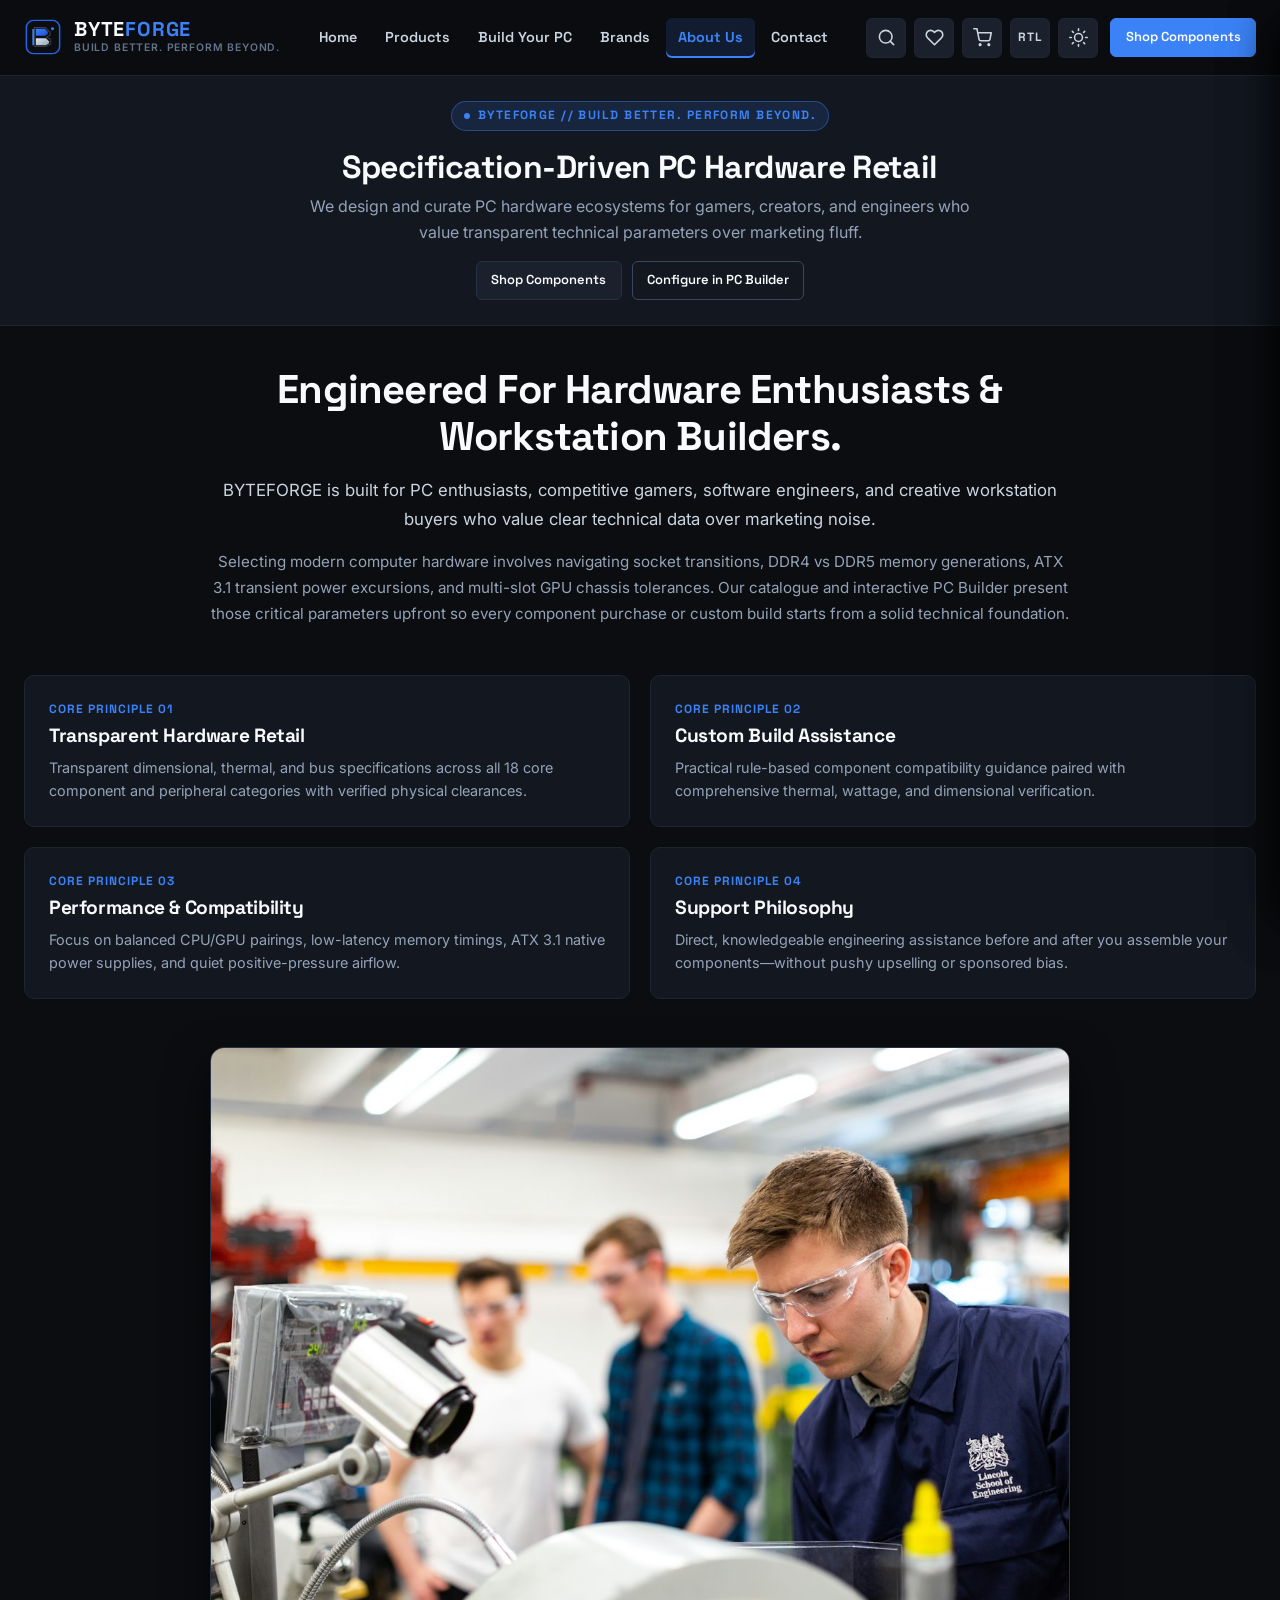
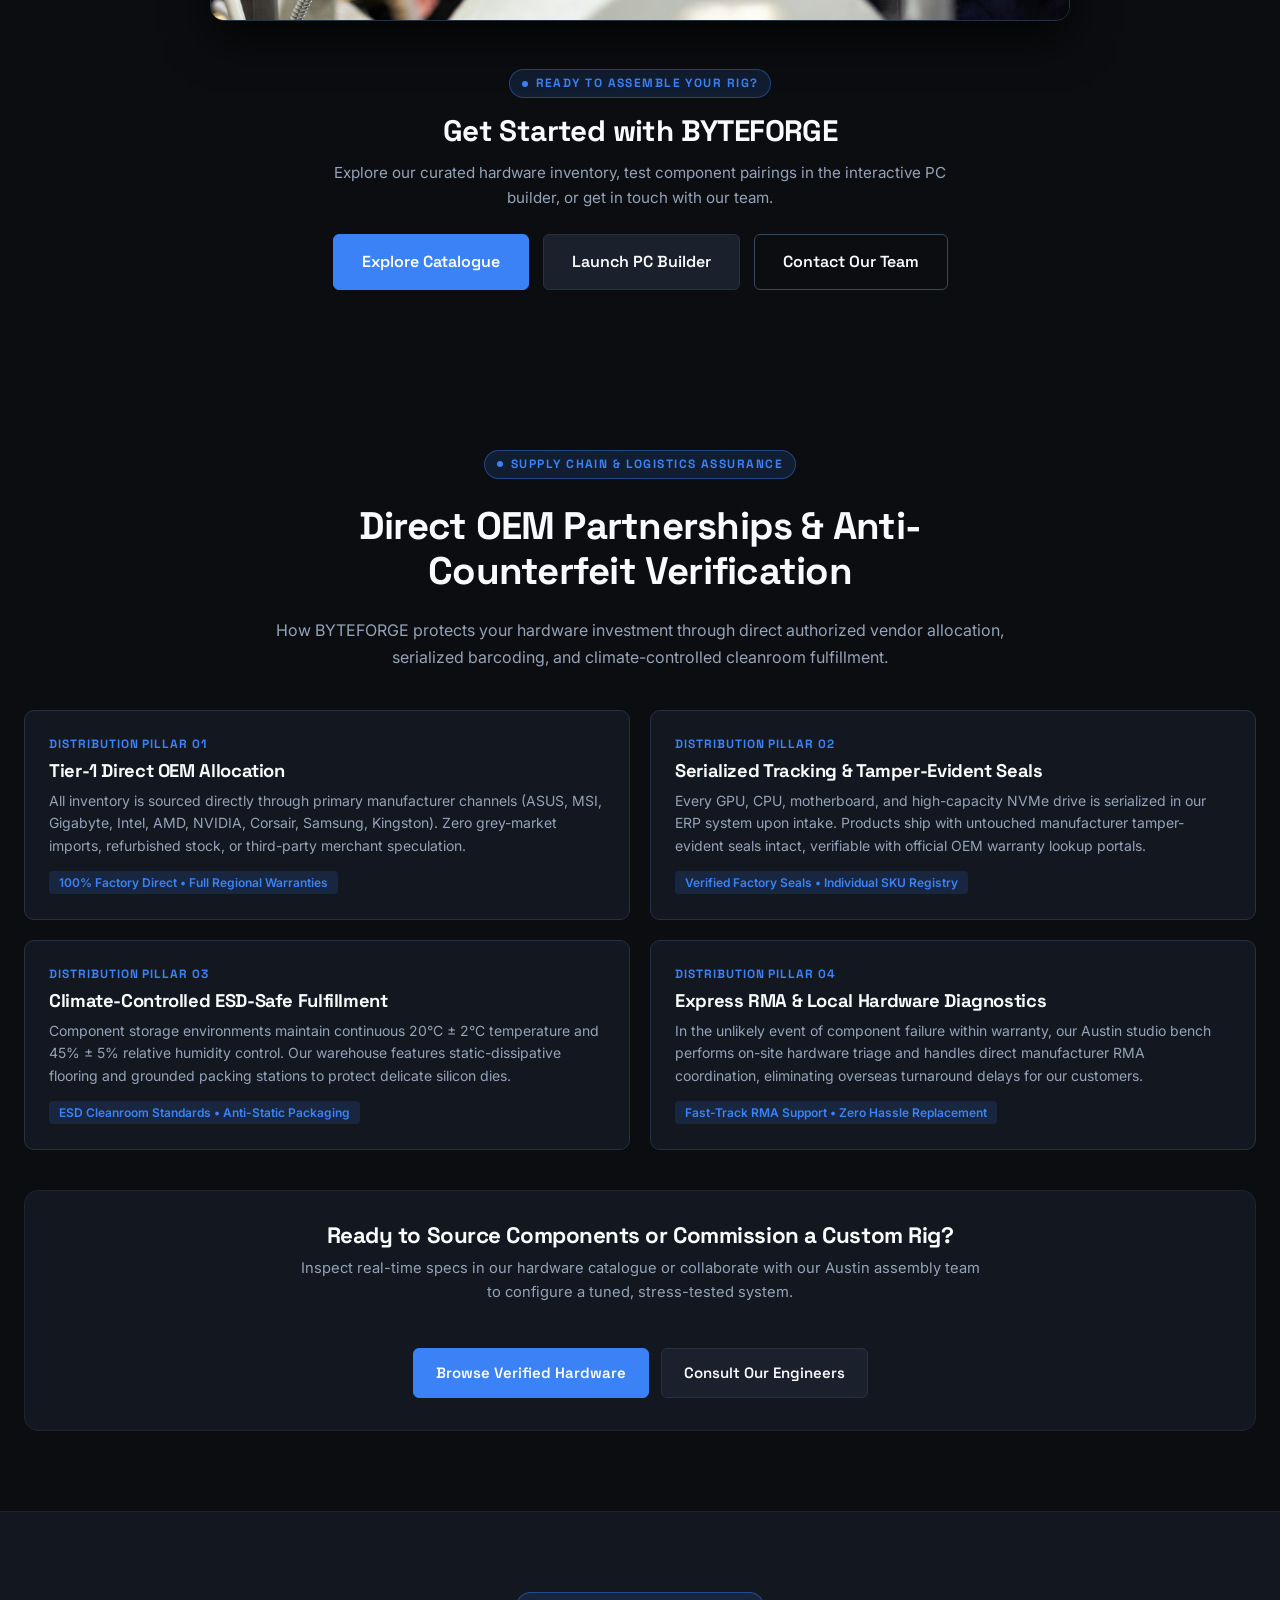
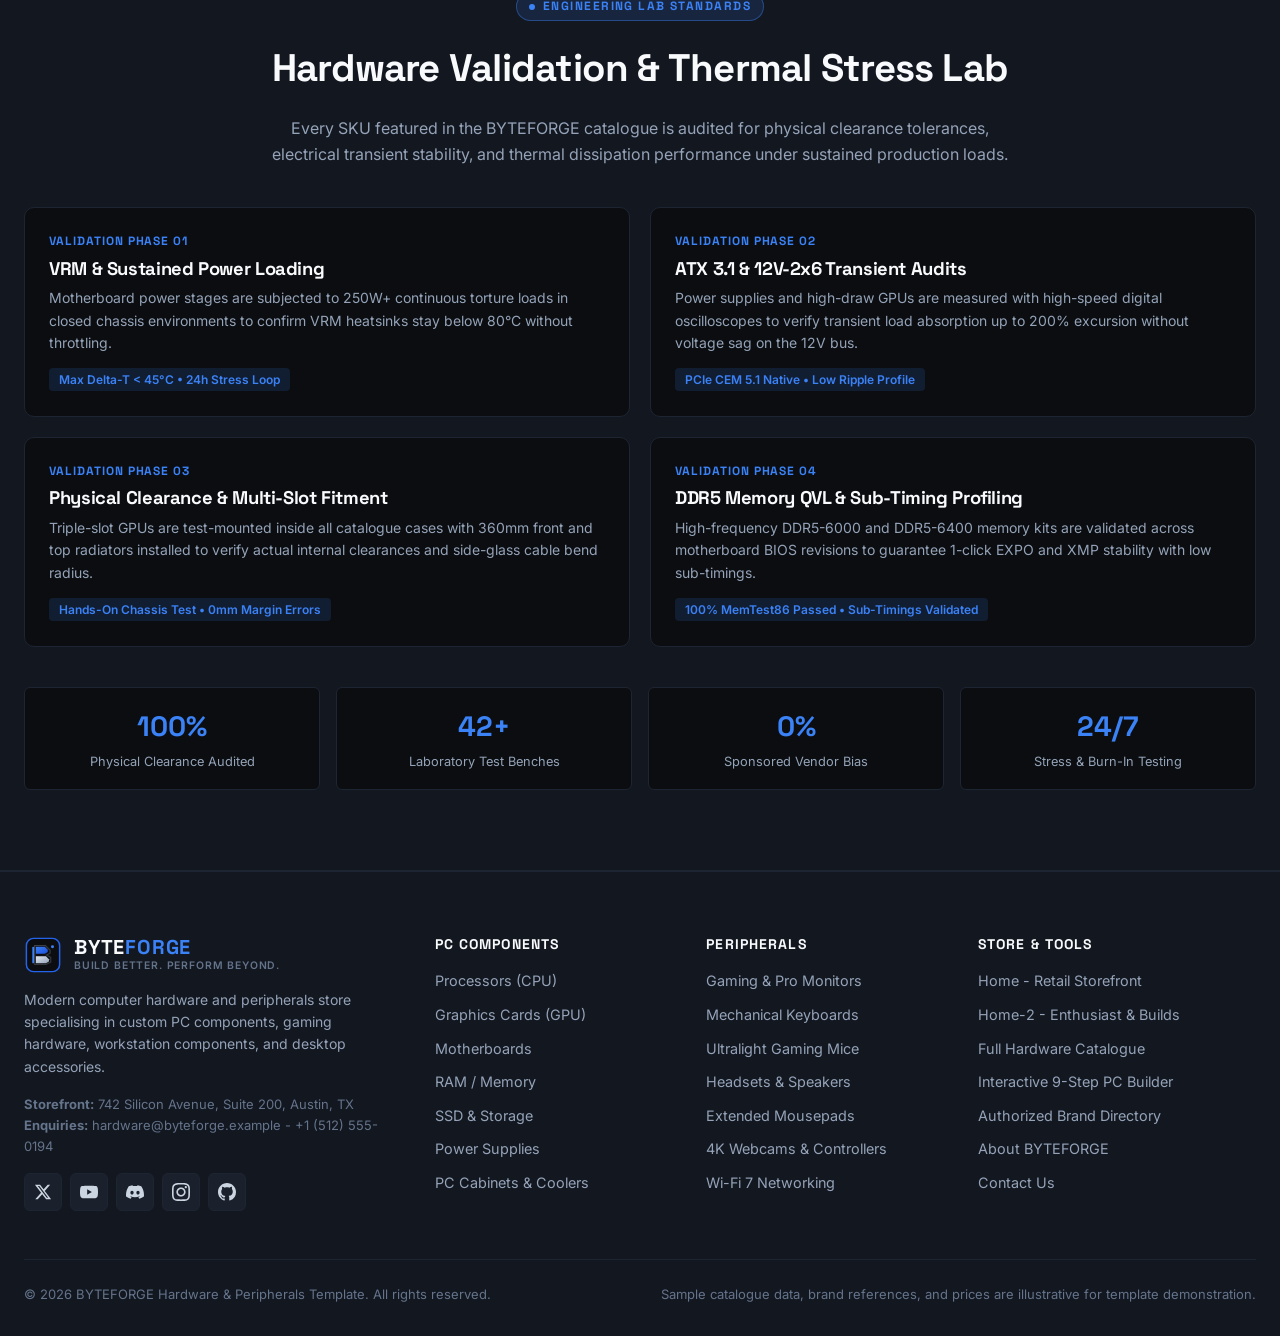
<file: about-contact.html>
﻿<!DOCTYPE html>
<html lang="en" data-theme="dark">
<head>
  <meta charset="UTF-8">
  <meta name="viewport" content="width=device-width, initial-scale=1.0">
  <title>BYTEFORGE — About &amp; Contact</title>
  <script>
    // Redirect hash/query appropriately to separate pages
    const hash = window.location.hash;
    const search = window.location.search;
    if (hash === '#contact' || hash === '#enquiry-form' || search.includes('enquiry') || search.includes('product') || search.includes('preset') || search.includes('from=cart')) {
      window.location.replace('contact.html' + search + hash);
    } else {
      window.location.replace('about.html' + search + hash);
    }
  </script>
</head>
<body>
  <p>Redirecting to <a href="about.html">About BYTEFORGE</a> or <a href="contact.html">Contact Us</a>...</p>
</body>
</html>
</file>
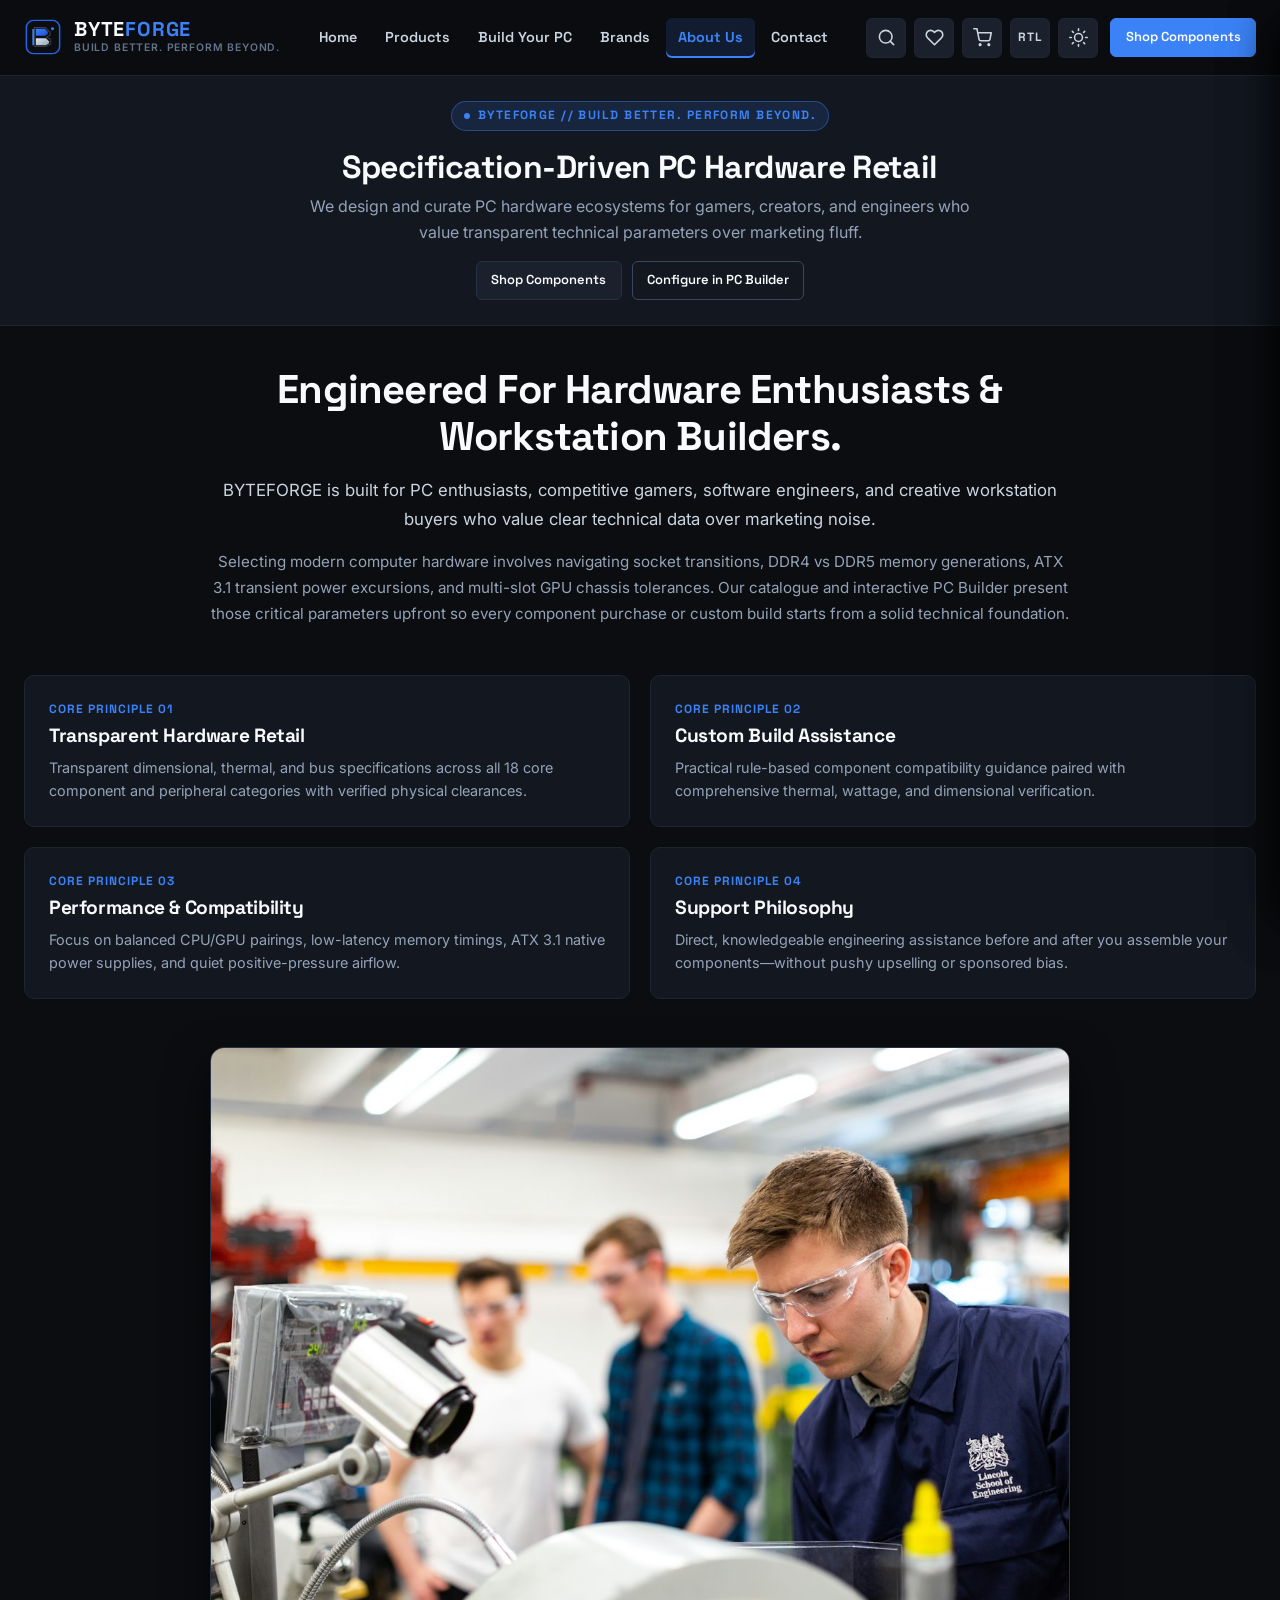
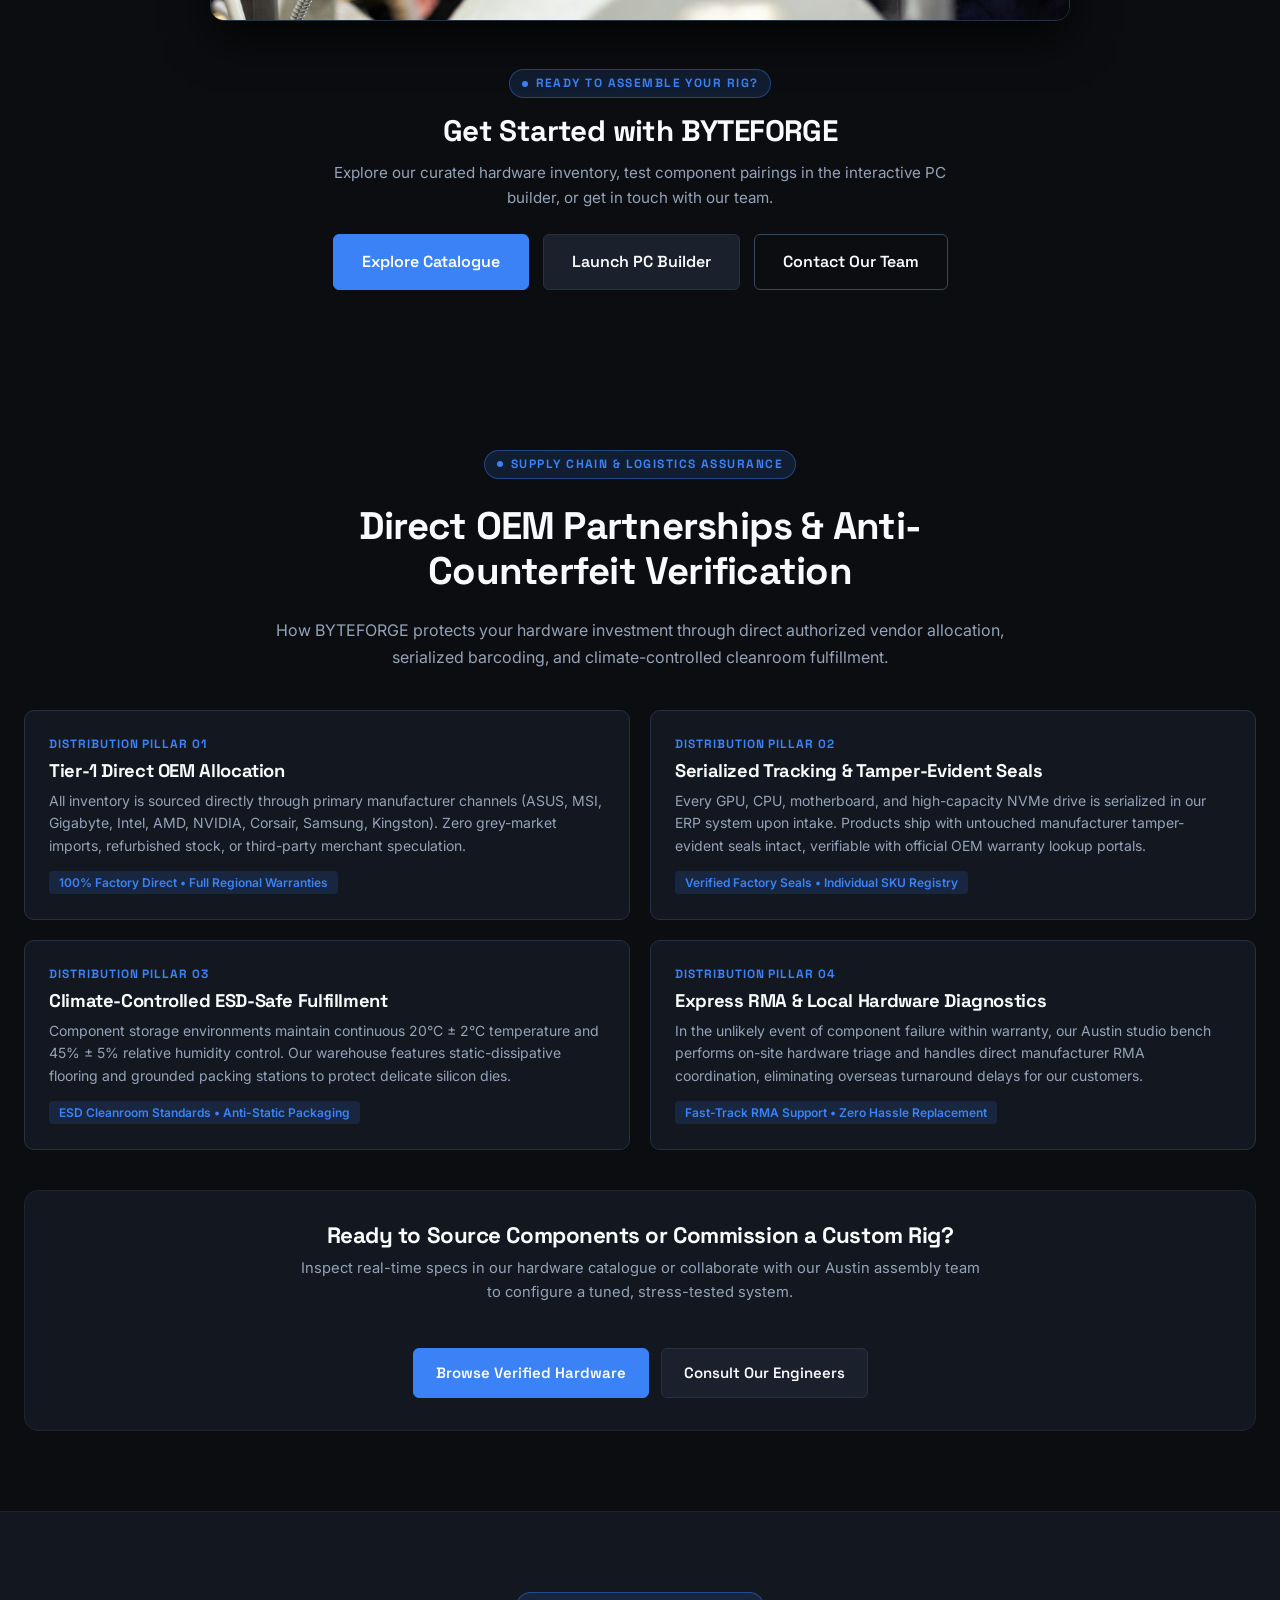
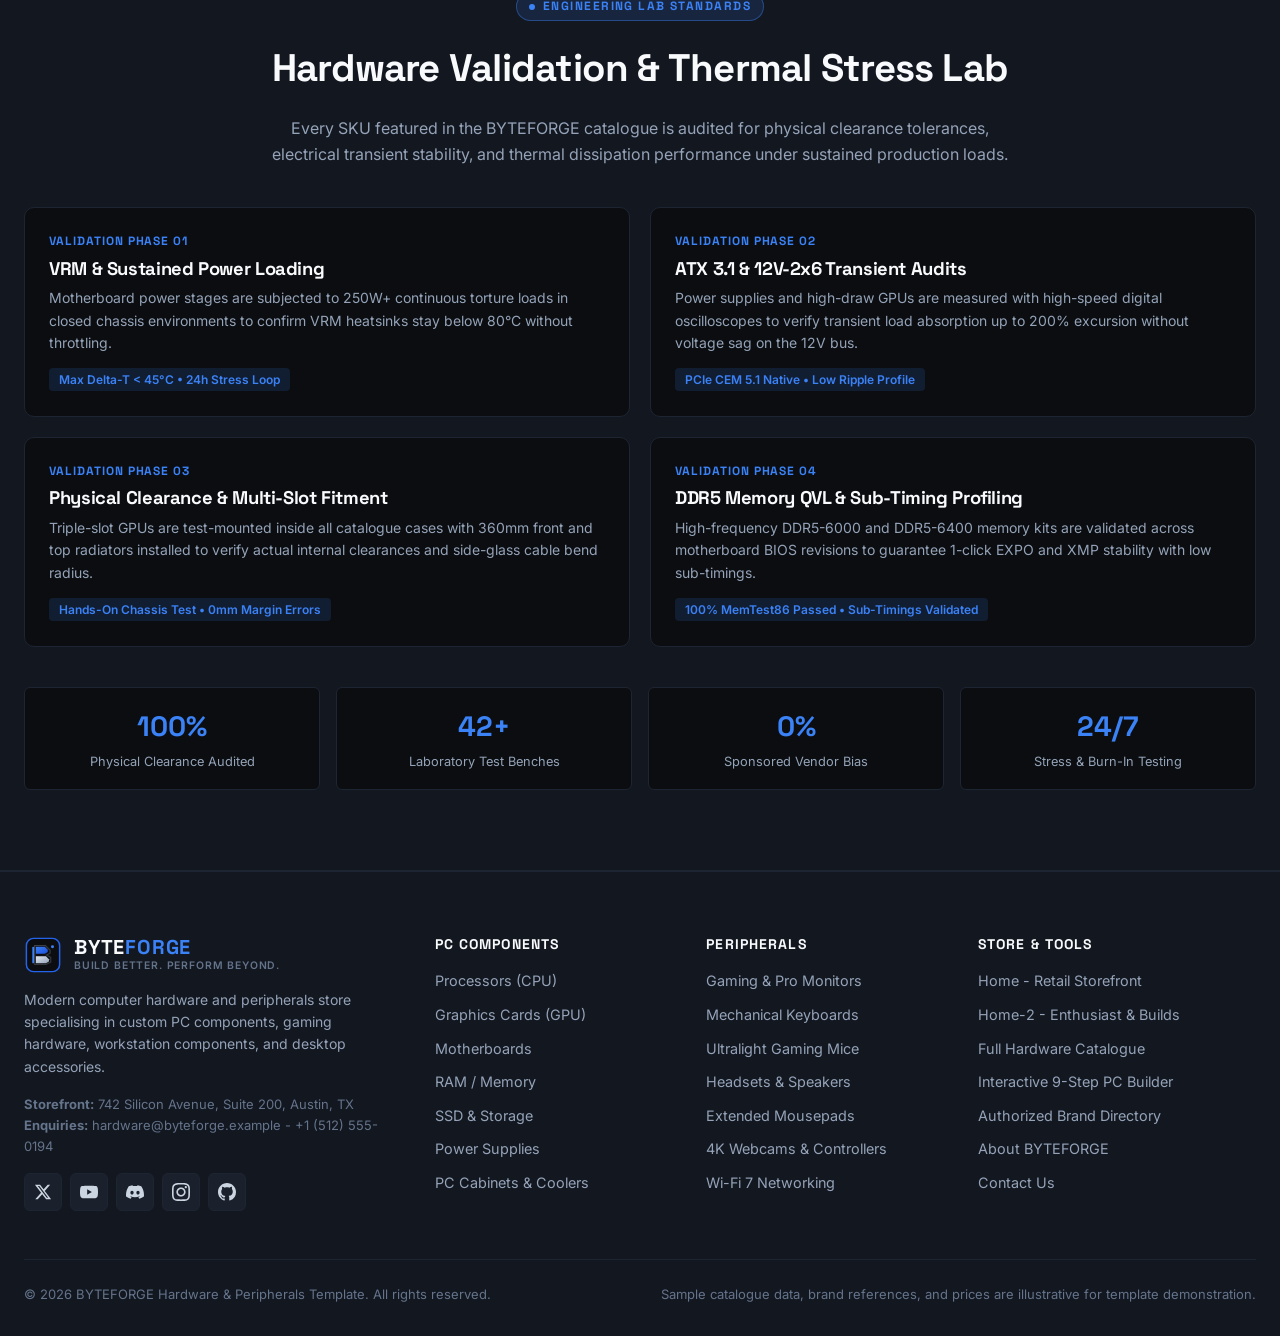
<file: about.html>
<!DOCTYPE html>
<html lang="en" data-theme="dark">
<head>
  <meta charset="UTF-8">
  <meta name="viewport" content="width=device-width, initial-scale=1.0">
  <title>About BYTEFORGE — Premium Computer Hardware &amp; Custom PC Store</title>
  <meta name="description" content="Learn about BYTEFORGE's specification-driven approach to PC hardware retail, transparent component engineering, and enthusiast system architecture.">
  <link rel="icon" type="image/svg+xml" href="assets/icons/favicon.svg">
  <link rel="preconnect" href="https://fonts.googleapis.com">
  <link rel="preconnect" href="https://fonts.gstatic.com" crossorigin>
  <link href="https://fonts.googleapis.com/css2?family=Inter:wght@400;500;600;700&family=Space+Grotesk:wght@500;600;700&display=swap" rel="stylesheet">
  <link rel="stylesheet" href="css/variables.css">
  <link rel="stylesheet" href="css/main.css">
  <link rel="stylesheet" href="css/pages.css">
</head>
<body>

  <!-- ==================== MANDATORY STICKY NAVBAR ==================== -->
  <header class="site-header">
    <div class="container navbar-container">
      <a href="index.html" class="brand-logo" aria-label="BYTEFORGE Home">
        <img src="assets/icons/favicon.svg" alt="" class="brand-logo-mark" width="38" height="38">
        <div class="brand-logo-text">
          <span class="brand-name">BYTE<span>FORGE</span></span>
          <span class="brand-tagline-mini">Build Better. Perform Beyond.</span>
        </div>
      </a>

      <nav aria-label="Primary Shopping Navigation">
        <ul class="nav-menu">
          <li class="nav-item">
            <a href="index.html" class="nav-link" data-dropdown-toggle aria-expanded="false">
              Home
            </a>
            <div class="dropdown-panel dropdown-sm">
              <div class="dropdown-col-title">Homepage Layouts</div>
              <ul class="dropdown-list">
                <li>
                  <a href="index.html" class="dropdown-link">
                    <div>
                      <strong>Home - Hardware Retail</strong>
                      <span class="dropdown-link-desc">Product discovery &amp; catalogue shopping</span>
                    </div>
                  </a>
                </li>
                <li>
                  <a href="home-2.html" class="dropdown-link">
                    <div>
                      <strong>Home-2 - Custom PC &amp; Performance</strong>
                      <span class="dropdown-link-desc">Enthusiast rigs &amp; workload storytelling</span>
                    </div>
                  </a>
                </li>
              </ul>
            </div>
          </li>

          <li class="nav-item">
            <a href="products.html" class="nav-link" data-dropdown-toggle aria-expanded="false">
              Products
            </a>
            <div class="dropdown-panel dropdown-mega">
              <div class="dropdown-grid-2">
                <div>
                  <div class="dropdown-col-title">PC Components</div>
                  <ul class="dropdown-list">
                    <li><a href="products.html?category=processors" class="dropdown-link">Processors (CPU)</a></li>
                    <li><a href="products.html?category=graphics-cards" class="dropdown-link">Graphics Cards (GPU)</a></li>
                    <li><a href="products.html?category=motherboards" class="dropdown-link">Motherboards</a></li>
                    <li><a href="products.html?category=memory" class="dropdown-link">RAM / Memory</a></li>
                    <li><a href="products.html?category=storage" class="dropdown-link">SSD &amp; Storage</a></li>
                    <li><a href="products.html?category=power-supplies" class="dropdown-link">Power Supplies</a></li>
                    <li><a href="products.html?category=pc-cabinets" class="dropdown-link">PC Cabinets</a></li>
                    <li><a href="products.html?category=cpu-coolers" class="dropdown-link">CPU Coolers</a></li>
                    <li><a href="products.html?category=case-fans" class="dropdown-link">Case Fans</a></li>
                  </ul>
                </div>
                <div>
                  <div class="dropdown-col-title">Peripherals</div>
                  <ul class="dropdown-list">
                    <li><a href="products.html?category=monitors" class="dropdown-link">Monitors</a></li>
                    <li><a href="products.html?category=keyboards" class="dropdown-link">Keyboards</a></li>
                    <li><a href="products.html?category=gaming-mice" class="dropdown-link">Gaming Mice</a></li>
                    <li><a href="products.html?category=headsets-speakers" class="dropdown-link">Headsets &amp; Speakers</a></li>
                    <li><a href="products.html?category=mousepads" class="dropdown-link">Mousepads</a></li>
                    <li><a href="products.html?category=webcams" class="dropdown-link">Webcams</a></li>
                    <li><a href="products.html?category=controllers" class="dropdown-link">Controllers</a></li>
                    <li><a href="products.html?category=networking" class="dropdown-link">Networking Accessories</a></li>
                  </ul>
                </div>
              </div>
              <div class="dropdown-footer">
                <span style="font-size:0.8rem;color:var(--text-muted);">Explore 38+ illustrative hardware components &amp; peripherals</span>
                <a href="products.html" class="btn btn-primary btn-sm">All Products</a>
              </div>
            </div>
          </li>

          <li class="nav-item">
            <a href="build-your-pc.html" class="nav-link">Build Your PC</a>
          </li>

          <li class="nav-item">
            <a href="brands.html" class="nav-link" data-dropdown-toggle aria-expanded="false">
              Brands
            </a>
            <div class="dropdown-panel dropdown-brands">
              <div class="dropdown-col-title">Sample Hardware Brand Directory</div>
              <div class="brands-dropdown-grid">
                <a href="products.html?brand=ASUS" class="brand-pill-link"><span class="brand-pill-name">ASUS</span><span class="brand-pill-meta">Boards, GPUs &amp; OLED</span></a>
                <a href="products.html?brand=MSI" class="brand-pill-link"><span class="brand-pill-name">MSI</span><span class="brand-pill-meta">GPUs, Boards &amp; PSUs</span></a>
                <a href="products.html?brand=Gigabyte" class="brand-pill-link"><span class="brand-pill-name">Gigabyte</span><span class="brand-pill-meta">AORUS &amp; WindForce</span></a>
                <a href="products.html?brand=Intel" class="brand-pill-link"><span class="brand-pill-name">Intel</span><span class="brand-pill-meta">LGA1700 Processors</span></a>
                <a href="products.html?brand=AMD" class="brand-pill-link"><span class="brand-pill-name">AMD</span><span class="brand-pill-meta">Ryzen AM5 &amp; Radeon</span></a>
                <a href="products.html?brand=NVIDIA" class="brand-pill-link"><span class="brand-pill-name">NVIDIA</span><span class="brand-pill-meta">RTX Graphics</span></a>
                <a href="products.html?brand=Corsair" class="brand-pill-link"><span class="brand-pill-name">Corsair</span><span class="brand-pill-meta">Memory, PSU &amp; Cases</span></a>
                <a href="products.html?brand=Kingston" class="brand-pill-link"><span class="brand-pill-name">Kingston</span><span class="brand-pill-meta">FURY DDR5 &amp; NVMe</span></a>
                <a href="products.html?brand=Samsung" class="brand-pill-link"><span class="brand-pill-name">Samsung</span><span class="brand-pill-meta">990 PRO &amp; EVO SSDs</span></a>
                <a href="products.html?brand=Logitech" class="brand-pill-link"><span class="brand-pill-name">Logitech</span><span class="brand-pill-meta">PRO Wireless Gear</span></a>
                <a href="products.html?brand=Razer" class="brand-pill-link"><span class="brand-pill-name">Razer</span><span class="brand-pill-meta">Optical &amp; Esports</span></a>
                <a href="products.html?brand=Cooler%20Master" class="brand-pill-link"><span class="brand-pill-name">Cooler Master</span><span class="brand-pill-meta">Cases &amp; Thermal</span></a>
              </div>
              <div class="dropdown-footer">
                <span style="font-size:0.75rem;color:var(--text-dim);">Sample manufacturer directory - illustrative catalogue data</span>
                <a href="brands.html" style="font-size:0.8rem;font-weight:600;color:var(--accent-primary);">View All Brands</a>
              </div>
            </div>
          </li>

          <li class="nav-item">
            <a href="about.html" class="nav-link active">About Us</a>
          </li>

          <li class="nav-item">
            <a href="contact.html" class="nav-link">Contact</a>
          </li>
        </ul>
      </nav>

      <div class="nav-actions">
        <button type="button" class="icon-btn" data-action="open-search" aria-label="Search Products" title="Search Hardware Catalogue">
          <svg viewBox="0 0 24 24" aria-hidden="true"><circle cx="11" cy="11" r="8"></circle><line x1="21" y1="21" x2="16.65" y2="16.65"></line></svg>
        </button>

        <button type="button" class="icon-btn" data-action="open-wishlist" aria-label="Open Wishlist" title="Saved Wishlist">
          <svg viewBox="0 0 24 24" aria-hidden="true"><path d="M20.84 4.61a5.5 5.5 0 0 0-7.78 0L12 5.67l-1.06-1.06a5.5 5.5 0 0 0-7.78 7.78l1.06 1.06L12 21.23l7.78-7.78 1.06-1.06a5.5 5.5 0 0 0 0-7.78z"></path></svg>
          <span class="badge-count" data-wishlist-count data-count="0">0</span>
        </button>

        <button type="button" class="icon-btn" data-action="open-cart" aria-label="Open Shopping Cart" title="Hardware Shopping Cart">
          <svg viewBox="0 0 24 24" aria-hidden="true"><circle cx="9" cy="21" r="1"></circle><circle cx="20" cy="21" r="1"></circle><path d="M1 1h4l2.68 13.39a2 2 0 0 0 2 1.61h9.72a2 2 0 0 0 2-1.61L23 6H6"></path></svg>
          <span class="badge-count" data-cart-count data-count="0">0</span>
        </button>

        <button type="button" class="icon-btn rtl-toggle-btn" data-action="toggle-rtl" aria-label="Toggle RTL Direction" title="Toggle RTL">RTL</button>

        <button type="button" class="icon-btn" data-action="toggle-theme" aria-label="Toggle Light/Dark Theme" title="Toggle Theme">
          <svg viewBox="0 0 24 24" aria-hidden="true"><circle cx="12" cy="12" r="5"></circle></svg>
        </button>

        <a href="products.html" class="btn btn-primary btn-sm nav-cta-btn">Shop Components</a>

        <button type="button" class="icon-btn mobile-menu-toggle" data-action="open-mobile-menu" aria-label="Open Navigation Menu" aria-expanded="false">
          <svg viewBox="0 0 24 24" aria-hidden="true"><line x1="3" y1="6" x2="21" y2="6"></line><line x1="3" y1="12" x2="21" y2="12"></line><line x1="3" y1="18" x2="21" y2="18"></line></svg>
        </button>
      </div>
    </div>
  </header>

  <!-- ==================== MOBILE NAVIGATION DRAWER ==================== -->
  <div class="mobile-nav-backdrop" id="bf-mobile-nav-backdrop"></div>
  <aside class="mobile-nav-drawer" id="bf-mobile-nav-drawer" aria-label="Mobile Navigation">
    <div class="mobile-nav-header">
      <a href="index.html" class="brand-logo">
        <img src="assets/icons/favicon.svg" alt="" class="brand-logo-mark" width="32" height="32">
        <span class="brand-name">BYTE<span>FORGE</span></span>
      </a>
      <button type="button" class="icon-btn" data-action="close-mobile-menu" aria-label="Close Navigation Menu">
        <svg viewBox="0 0 24 24"><line x1="18" y1="6" x2="6" y2="18"></line><line x1="6" y1="6" x2="18" y2="18"></line></svg>
      </button>
    </div>

    <!-- Quick Action Buttons in Menu -->
    <div class="mobile-nav-actions">
      <button type="button" class="icon-btn" data-action="open-search" aria-label="Search Products" title="Search Hardware Catalogue">
        <svg viewBox="0 0 24 24" aria-hidden="true"><circle cx="11" cy="11" r="8"></circle><line x1="21" y1="21" x2="16.65" y2="16.65"></line></svg>
      </button>
      <button type="button" class="icon-btn" data-action="open-wishlist" aria-label="Open Wishlist" title="Saved Wishlist">
        <svg viewBox="0 0 24 24" aria-hidden="true"><path d="M20.84 4.61a5.5 5.5 0 0 0-7.78 0L12 5.67l-1.06-1.06a5.5 5.5 0 0 0-7.78 7.78l1.06 1.06L12 21.23l7.78-7.78 1.06-1.06a5.5 5.5 0 0 0 0-7.78z"></path></svg>
        <span class="badge-count" data-wishlist-count data-count="0">0</span>
      </button>
      <button type="button" class="icon-btn" data-action="open-cart" aria-label="Open Shopping Cart" title="Hardware Shopping Cart">
        <svg viewBox="0 0 24 24" aria-hidden="true"><circle cx="9" cy="21" r="1"></circle><circle cx="20" cy="21" r="1"></circle><path d="M1 1h4l2.68 13.39a2 2 0 0 0 2 1.61h9.72a2 2 0 0 0 2-1.61L23 6H6"></path></svg>
        <span class="badge-count" data-cart-count data-count="0">0</span>
      </button>
      <button type="button" class="icon-btn rtl-toggle-btn" data-action="toggle-rtl" aria-label="Toggle RTL Direction" title="Toggle RTL">RTL</button>
      <button type="button" class="icon-btn" data-action="toggle-theme" aria-label="Toggle Light/Dark Theme" title="Toggle Theme">
        <svg viewBox="0 0 24 24" aria-hidden="true"><circle cx="12" cy="12" r="5"></circle></svg>
      </button>
    </div>

    <div class="mobile-nav-body">
      <ul class="mobile-nav-list">
        <li class="mobile-nav-item">
          <button type="button" class="mobile-nav-row" data-mobile-accordion>
            <span>Home</span>
          </button>
          <div class="mobile-submenu">
            <a href="index.html" class="mobile-submenu-link">Home - Primary Retail Store</a>
            <a href="home-2.html" class="mobile-submenu-link">Home-2 - Custom PC &amp; Enthusiast</a>
          </div>
        </li>

        <li class="mobile-nav-item">
          <button type="button" class="mobile-nav-row" data-mobile-accordion>
            <span>Products</span>
          </button>
          <div class="mobile-submenu">
            <a href="products.html" class="mobile-submenu-link"><strong>All Products Catalogue</strong></a>
            <div class="mobile-submenu-group-title">PC Components</div>
            <a href="products.html?category=processors" class="mobile-submenu-link">Processors (CPU)</a>
            <a href="products.html?category=graphics-cards" class="mobile-submenu-link">Graphics Cards (GPU)</a>
            <a href="products.html?category=motherboards" class="mobile-submenu-link">Motherboards</a>
            <a href="products.html?category=memory" class="mobile-submenu-link">RAM / Memory</a>
            <a href="products.html?category=storage" class="mobile-submenu-link">SSD &amp; Storage</a>
            <a href="products.html?category=power-supplies" class="mobile-submenu-link">Power Supplies</a>
            <a href="products.html?category=pc-cabinets" class="mobile-submenu-link">PC Cabinets</a>
            <a href="products.html?category=cpu-coolers" class="mobile-submenu-link">CPU Coolers</a>
            <a href="products.html?category=case-fans" class="mobile-submenu-link">Case Fans</a>
            <div class="mobile-submenu-group-title">Peripherals</div>
            <a href="products.html?category=monitors" class="mobile-submenu-link">Monitors</a>
            <a href="products.html?category=keyboards" class="mobile-submenu-link">Keyboards</a>
            <a href="products.html?category=gaming-mice" class="mobile-submenu-link">Gaming Mice</a>
            <a href="products.html?category=headsets-speakers" class="mobile-submenu-link">Headsets &amp; Speakers</a>
            <a href="products.html?category=mousepads" class="mobile-submenu-link">Mousepads</a>
            <a href="products.html?category=webcams" class="mobile-submenu-link">Webcams</a>
            <a href="products.html?category=controllers" class="mobile-submenu-link">Controllers</a>
            <a href="products.html?category=networking" class="mobile-submenu-link">Networking Accessories</a>
          </div>
        </li>

        <li class="mobile-nav-item">
          <a href="build-your-pc.html" class="mobile-nav-row">Build Your PC</a>
        </li>

        <li class="mobile-nav-item">
          <button type="button" class="mobile-nav-row" data-mobile-accordion>
            <span>Brands</span>
          </button>
          <div class="mobile-submenu">
            <a href="brands.html" class="mobile-submenu-link"><strong>All Brands Directory</strong></a>
            <a href="products.html?brand=ASUS" class="mobile-submenu-link">ASUS</a>
            <a href="products.html?brand=MSI" class="mobile-submenu-link">MSI</a>
            <a href="products.html?brand=Gigabyte" class="mobile-submenu-link">Gigabyte</a>
            <a href="products.html?brand=Intel" class="mobile-submenu-link">Intel</a>
            <a href="products.html?brand=AMD" class="mobile-submenu-link">AMD</a>
            <a href="products.html?brand=NVIDIA" class="mobile-submenu-link">NVIDIA</a>
            <a href="products.html?brand=Corsair" class="mobile-submenu-link">Corsair</a>
            <a href="products.html?brand=Kingston" class="mobile-submenu-link">Kingston</a>
            <a href="products.html?brand=Samsung" class="mobile-submenu-link">Samsung</a>
            <a href="products.html?brand=Logitech" class="mobile-submenu-link">Logitech</a>
            <a href="products.html?brand=Razer" class="mobile-submenu-link">Razer</a>
            <a href="products.html?brand=Cooler%20Master" class="mobile-submenu-link">Cooler Master</a>
          </div>
        </li>

        <li class="mobile-nav-item active">
          <a href="about.html" class="mobile-nav-row">About Us</a>
        </li>

        <li class="mobile-nav-item">
          <a href="contact.html" class="mobile-nav-row">Contact</a>
        </li>
      </ul>
    </div>
    <div class="mobile-nav-footer">
      <a href="products.html" class="btn btn-primary btn-block">Shop Components</a>
      <a href="build-your-pc.html" class="btn btn-secondary btn-block">Configure Custom PC</a>
    </div>
  </aside>

  <!-- ==================== MAIN CONTENT ==================== -->
  <main>

    <!-- Centered Hero Header -->
    <section class="page-hero-compact">
      <div class="container">
        <div>
          <span class="eyebrow">BYTEFORGE // Build Better. Perform Beyond.</span>
          <h1 class="section-title" style="margin-bottom:6px;">Specification-Driven PC Hardware Retail</h1>
          <p class="section-subtitle">We design and curate PC hardware ecosystems for gamers, creators, and engineers who value transparent technical parameters over marketing fluff.</p>
          <div style="display:flex;gap:10px;flex-wrap:wrap;justify-content:center;margin-top:var(--space-4);">
            <a href="products.html" class="btn btn-secondary btn-sm">Shop Components</a>
            <a href="build-your-pc.html" class="btn btn-outline btn-sm">Configure in PC Builder</a>
          </div>
        </div>
      </div>
    </section>

    <!-- About Content Section -->
    <section class="section" style="padding-top:var(--space-10);">
      <div class="container">
        
        <div style="max-width:860px;margin:0 auto var(--space-12);text-align:center;">
          <h2 style="font-size:clamp(1.75rem,3.2vw,2.5rem);margin-bottom:var(--space-4);">
            Engineered For Hardware Enthusiasts &amp; Workstation Builders.
          </h2>
          <p style="font-size:1.05rem;color:var(--text-secondary);margin-bottom:var(--space-4);line-height:1.7;">
            BYTEFORGE is built for PC enthusiasts, competitive gamers, software engineers, and creative workstation buyers who value clear technical data over marketing noise.
          </p>
          <p style="font-size:0.95rem;color:var(--text-muted);line-height:1.7;">
            Selecting modern computer hardware involves navigating socket transitions, DDR4 vs DDR5 memory generations, ATX 3.1 transient power excursions, and multi-slot GPU chassis tolerances. Our catalogue and interactive PC Builder present those critical parameters upfront so every component purchase or custom build starts from a solid technical foundation.
          </p>
        </div>

        <!-- 4 Pillars of Approach: 2 per row on tab/1024px -->
        <div class="about-values-grid" style="display:grid;grid-template-columns:repeat(2,minmax(0,1fr));gap:20px;margin-bottom:var(--space-12);">
          <div style="background:var(--bg-secondary);border:1px solid var(--border-subtle);border-radius:var(--radius-md);padding:24px;">
            <div style="font-family:var(--font-heading);font-size:0.75rem;font-weight:700;text-transform:uppercase;letter-spacing:0.08em;color:var(--accent-primary);margin-bottom:6px;">Core Principle 01</div>
            <h3 style="font-size:1.2rem;margin-bottom:8px;">Transparent Hardware Retail</h3>
            <p style="font-size:0.9rem;color:var(--text-muted);line-height:1.6;">Transparent dimensional, thermal, and bus specifications across all 18 core component and peripheral categories with verified physical clearances.</p>
          </div>

          <div style="background:var(--bg-secondary);border:1px solid var(--border-subtle);border-radius:var(--radius-md);padding:24px;">
            <div style="font-family:var(--font-heading);font-size:0.75rem;font-weight:700;text-transform:uppercase;letter-spacing:0.08em;color:var(--accent-primary);margin-bottom:6px;">Core Principle 02</div>
            <h3 style="font-size:1.2rem;margin-bottom:8px;">Custom Build Assistance</h3>
            <p style="font-size:0.9rem;color:var(--text-muted);line-height:1.6;">Practical rule-based component compatibility guidance paired with comprehensive thermal, wattage, and dimensional verification.</p>
          </div>

          <div style="background:var(--bg-secondary);border:1px solid var(--border-subtle);border-radius:var(--radius-md);padding:24px;">
            <div style="font-family:var(--font-heading);font-size:0.75rem;font-weight:700;text-transform:uppercase;letter-spacing:0.08em;color:var(--accent-primary);margin-bottom:6px;">Core Principle 03</div>
            <h3 style="font-size:1.2rem;margin-bottom:8px;">Performance &amp; Compatibility</h3>
            <p style="font-size:0.9rem;color:var(--text-muted);line-height:1.6;">Focus on balanced CPU/GPU pairings, low-latency memory timings, ATX 3.1 native power supplies, and quiet positive-pressure airflow.</p>
          </div>

          <div style="background:var(--bg-secondary);border:1px solid var(--border-subtle);border-radius:var(--radius-md);padding:24px;">
            <div style="font-family:var(--font-heading);font-size:0.75rem;font-weight:700;text-transform:uppercase;letter-spacing:0.08em;color:var(--accent-primary);margin-bottom:6px;">Core Principle 04</div>
            <h3 style="font-size:1.2rem;margin-bottom:8px;">Support Philosophy</h3>
            <p style="font-size:0.9rem;color:var(--text-muted);line-height:1.6;">Direct, knowledgeable engineering assistance before and after you assemble your components—without pushy upselling or sponsored bias.</p>
          </div>
        </div>

        <!-- Visual Architecture Showcase -->
        <div class="hero-visual-frame" style="max-width:860px;margin:0 auto var(--space-12);">
          <img src="assets/images/heroes/about-hardware.jpg" alt="BYTEFORGE Custom Hardware Architecture Showcase" width="800" height="600">
        </div>

        <!-- Centered Action CTA Block -->
        <div style="text-align:center;max-width:640px;margin:0 auto;">
          <span class="eyebrow">Ready to Assemble Your Rig?</span>
          <h2 style="font-size:1.85rem;margin-bottom:12px;">Get Started with BYTEFORGE</h2>
          <p style="color:var(--text-muted);margin-bottom:var(--space-6);font-size:0.95rem;">
            Explore our curated hardware inventory, test component pairings in the interactive PC builder, or get in touch with our team.
          </p>
          <div style="display:flex;flex-wrap:wrap;justify-content:center;gap:14px;">
            <a href="products.html" class="btn btn-primary btn-lg">Explore Catalogue</a>
            <a href="build-your-pc.html" class="btn btn-secondary btn-lg">Launch PC Builder</a>
            <a href="contact.html" class="btn btn-outline btn-lg">Contact Our Team</a>
          </div>
        </div>

      </div>
    </section>

    <!-- Authorized Supply Chain & Logistics Quality Section -->
    <section class="section">
      <div class="container">
        
        <div class="section-header section-header-center" style="display:flex;flex-direction:column;align-items:center;justify-content:center;text-align:center;max-width:760px;margin:0 auto var(--space-10);">
          <span class="eyebrow" style="display:inline-flex;margin:0 auto var(--space-2);align-self:center;">Supply Chain &amp; Logistics Assurance</span>
          <h2 class="section-title" style="text-align:center;width:100%;">Direct OEM Partnerships &amp; Anti-Counterfeit Verification</h2>
          <p class="section-subtitle" style="margin:0 auto;text-align:center;">
            How BYTEFORGE protects your hardware investment through direct authorized vendor allocation, serialized barcoding, and climate-controlled cleanroom fulfillment.
          </p>
        </div>

        <div class="about-values-grid" style="display:grid;grid-template-columns:repeat(2,minmax(0,1fr));gap:20px;margin-bottom:var(--space-10);">
          
          <div style="background:var(--bg-secondary);border:1px solid var(--border-default);border-radius:var(--radius-md);padding:24px;">
            <div style="font-family:var(--font-heading);font-size:0.75rem;font-weight:700;text-transform:uppercase;letter-spacing:0.08em;color:var(--accent-primary);margin-bottom:6px;">Distribution Pillar 01</div>
            <h3 style="font-size:1.15rem;margin-bottom:8px;">Tier-1 Direct OEM Allocation</h3>
            <p style="font-size:0.875rem;color:var(--text-muted);line-height:1.6;margin-bottom:12px;">
              All inventory is sourced directly through primary manufacturer channels (ASUS, MSI, Gigabyte, Intel, AMD, NVIDIA, Corsair, Samsung, Kingston). Zero grey-market imports, refurbished stock, or third-party merchant speculation.
            </p>
            <span style="font-size:0.75rem;color:var(--accent-primary);background:var(--accent-soft);padding:4px 10px;border-radius:4px;font-weight:600;">100% Factory Direct &bull; Full Regional Warranties</span>
          </div>

          <div style="background:var(--bg-secondary);border:1px solid var(--border-default);border-radius:var(--radius-md);padding:24px;">
            <div style="font-family:var(--font-heading);font-size:0.75rem;font-weight:700;text-transform:uppercase;letter-spacing:0.08em;color:var(--accent-primary);margin-bottom:6px;">Distribution Pillar 02</div>
            <h3 style="font-size:1.15rem;margin-bottom:8px;">Serialized Tracking &amp; Tamper-Evident Seals</h3>
            <p style="font-size:0.875rem;color:var(--text-muted);line-height:1.6;margin-bottom:12px;">
              Every GPU, CPU, motherboard, and high-capacity NVMe drive is serialized in our ERP system upon intake. Products ship with untouched manufacturer tamper-evident seals intact, verifiable with official OEM warranty lookup portals.
            </p>
            <span style="font-size:0.75rem;color:var(--accent-primary);background:var(--accent-soft);padding:4px 10px;border-radius:4px;font-weight:600;">Verified Factory Seals &bull; Individual SKU Registry</span>
          </div>

          <div style="background:var(--bg-secondary);border:1px solid var(--border-default);border-radius:var(--radius-md);padding:24px;">
            <div style="font-family:var(--font-heading);font-size:0.75rem;font-weight:700;text-transform:uppercase;letter-spacing:0.08em;color:var(--accent-primary);margin-bottom:6px;">Distribution Pillar 03</div>
            <h3 style="font-size:1.15rem;margin-bottom:8px;">Climate-Controlled ESD-Safe Fulfillment</h3>
            <p style="font-size:0.875rem;color:var(--text-muted);line-height:1.6;margin-bottom:12px;">
              Component storage environments maintain continuous 20&deg;C &plusmn; 2&deg;C temperature and 45% &plusmn; 5% relative humidity control. Our warehouse features static-dissipative flooring and grounded packing stations to protect delicate silicon dies.
            </p>
            <span style="font-size:0.75rem;color:var(--accent-primary);background:var(--accent-soft);padding:4px 10px;border-radius:4px;font-weight:600;">ESD Cleanroom Standards &bull; Anti-Static Packaging</span>
          </div>

          <div style="background:var(--bg-secondary);border:1px solid var(--border-default);border-radius:var(--radius-md);padding:24px;">
            <div style="font-family:var(--font-heading);font-size:0.75rem;font-weight:700;text-transform:uppercase;letter-spacing:0.08em;color:var(--accent-primary);margin-bottom:6px;">Distribution Pillar 04</div>
            <h3 style="font-size:1.15rem;margin-bottom:8px;">Express RMA &amp; Local Hardware Diagnostics</h3>
            <p style="font-size:0.875rem;color:var(--text-muted);line-height:1.6;margin-bottom:12px;">
              In the unlikely event of component failure within warranty, our Austin studio bench performs on-site hardware triage and handles direct manufacturer RMA coordination, eliminating overseas turnaround delays for our customers.
            </p>
            <span style="font-size:0.75rem;color:var(--accent-primary);background:var(--accent-soft);padding:4px 10px;border-radius:4px;font-weight:600;">Fast-Track RMA Support &bull; Zero Hassle Replacement</span>
          </div>

        </div>

        <!-- Call to Action Banner -->
        <div class="final-cta-banner" style="background:var(--bg-secondary);border:1px solid var(--border-subtle);border-radius:var(--radius-lg);padding:var(--space-8);text-align:center;">
          <div style="max-width:680px;margin:0 auto var(--space-5);">
            <h3 style="font-size:1.4rem;margin-bottom:8px;">Ready to Source Components or Commission a Custom Rig?</h3>
            <p style="font-size:0.92rem;color:var(--text-muted);line-height:1.6;">
              Inspect real-time specs in our hardware catalogue or collaborate with our Austin assembly team to configure a tuned, stress-tested system.
            </p>
          </div>
          <div style="display:flex;justify-content:center;gap:12px;flex-wrap:wrap;">
            <a href="products.html" class="btn btn-primary btn-md">Browse Verified Hardware</a>
            <a href="contact.html#enquiry-form" class="btn btn-secondary btn-md">Consult Our Engineers</a>
          </div>
        </div>

      </div>
    </section>

    <!-- Hardware Validation & Quality Lab Section -->
    <section class="section" style="background:var(--bg-secondary);border-top:1px solid var(--border-subtle);border-bottom:1px solid var(--border-subtle);">
      <div class="container">
        
        <div class="section-header section-header-center" style="display:flex;flex-direction:column;align-items:center;justify-content:center;text-align:center;max-width:760px;margin:0 auto var(--space-10);">
          <span class="eyebrow" style="display:inline-flex;margin:0 auto var(--space-2);align-self:center;">Engineering Lab Standards</span>
          <h2 class="section-title" style="text-align:center;width:100%;">Hardware Validation &amp; Thermal Stress Lab</h2>
          <p class="section-subtitle" style="margin:0 auto;text-align:center;">
            Every SKU featured in the BYTEFORGE catalogue is audited for physical clearance tolerances, electrical transient stability, and thermal dissipation performance under sustained production loads.
          </p>
        </div>

        <div class="about-values-grid" style="display:grid;grid-template-columns:repeat(2,minmax(0,1fr));gap:20px;margin-bottom:var(--space-10);">
          <div style="background:var(--bg-primary);border:1px solid var(--border-subtle);border-radius:var(--radius-md);padding:24px;">
            <div style="font-family:var(--font-heading);font-size:0.75rem;font-weight:700;text-transform:uppercase;letter-spacing:0.08em;color:var(--accent-primary);margin-bottom:6px;">Validation Phase 01</div>
            <h3 style="font-size:1.15rem;margin-bottom:8px;">VRM &amp; Sustained Power Loading</h3>
            <p style="font-size:0.875rem;color:var(--text-muted);line-height:1.6;margin-bottom:12px;">
              Motherboard power stages are subjected to 250W+ continuous torture loads in closed chassis environments to confirm VRM heatsinks stay below 80&deg;C without throttling.
            </p>
            <span style="font-size:0.75rem;color:var(--accent-primary);background:var(--accent-soft);padding:4px 10px;border-radius:4px;font-weight:600;">Max Delta-T &lt; 45&deg;C &bull; 24h Stress Loop</span>
          </div>

          <div style="background:var(--bg-primary);border:1px solid var(--border-subtle);border-radius:var(--radius-md);padding:24px;">
            <div style="font-family:var(--font-heading);font-size:0.75rem;font-weight:700;text-transform:uppercase;letter-spacing:0.08em;color:var(--accent-primary);margin-bottom:6px;">Validation Phase 02</div>
            <h3 style="font-size:1.15rem;margin-bottom:8px;">ATX 3.1 &amp; 12V-2x6 Transient Audits</h3>
            <p style="font-size:0.875rem;color:var(--text-muted);line-height:1.6;margin-bottom:12px;">
              Power supplies and high-draw GPUs are measured with high-speed digital oscilloscopes to verify transient load absorption up to 200% excursion without voltage sag on the 12V bus.
            </p>
            <span style="font-size:0.75rem;color:var(--accent-primary);background:var(--accent-soft);padding:4px 10px;border-radius:4px;font-weight:600;">PCIe CEM 5.1 Native &bull; Low Ripple Profile</span>
          </div>

          <div style="background:var(--bg-primary);border:1px solid var(--border-subtle);border-radius:var(--radius-md);padding:24px;">
            <div style="font-family:var(--font-heading);font-size:0.75rem;font-weight:700;text-transform:uppercase;letter-spacing:0.08em;color:var(--accent-primary);margin-bottom:6px;">Validation Phase 03</div>
            <h3 style="font-size:1.15rem;margin-bottom:8px;">Physical Clearance &amp; Multi-Slot Fitment</h3>
            <p style="font-size:0.875rem;color:var(--text-muted);line-height:1.6;margin-bottom:12px;">
              Triple-slot GPUs are test-mounted inside all catalogue cases with 360mm front and top radiators installed to verify actual internal clearances and side-glass cable bend radius.
            </p>
            <span style="font-size:0.75rem;color:var(--accent-primary);background:var(--accent-soft);padding:4px 10px;border-radius:4px;font-weight:600;">Hands-On Chassis Test &bull; 0mm Margin Errors</span>
          </div>

          <div style="background:var(--bg-primary);border:1px solid var(--border-subtle);border-radius:var(--radius-md);padding:24px;">
            <div style="font-family:var(--font-heading);font-size:0.75rem;font-weight:700;text-transform:uppercase;letter-spacing:0.08em;color:var(--accent-primary);margin-bottom:6px;">Validation Phase 04</div>
            <h3 style="font-size:1.15rem;margin-bottom:8px;">DDR5 Memory QVL &amp; Sub-Timing Profiling</h3>
            <p style="font-size:0.875rem;color:var(--text-muted);line-height:1.6;margin-bottom:12px;">
              High-frequency DDR5-6000 and DDR5-6400 memory kits are validated across motherboard BIOS revisions to guarantee 1-click EXPO and XMP stability with low sub-timings.
            </p>
            <span style="font-size:0.75rem;color:var(--accent-primary);background:var(--accent-soft);padding:4px 10px;border-radius:4px;font-weight:600;">100% MemTest86 Passed &bull; Sub-Timings Validated</span>
          </div>
        </div>

        <div class="about-stats-grid" style="display:grid;grid-template-columns:repeat(4,minmax(0,1fr));gap:16px;text-align:center;">
          <div style="background:var(--bg-primary);border:1px solid var(--border-subtle);border-radius:var(--radius-sm);padding:16px;">
            <div style="font-family:var(--font-heading);font-size:1.75rem;font-weight:700;color:var(--accent-primary);">100%</div>
            <div style="font-size:0.8rem;color:var(--text-muted);margin-top:4px;">Physical Clearance Audited</div>
          </div>
          <div style="background:var(--bg-primary);border:1px solid var(--border-subtle);border-radius:var(--radius-sm);padding:16px;">
            <div style="font-family:var(--font-heading);font-size:1.75rem;font-weight:700;color:var(--accent-primary);">42+</div>
            <div style="font-size:0.8rem;color:var(--text-muted);margin-top:4px;">Laboratory Test Benches</div>
          </div>
          <div style="background:var(--bg-primary);border:1px solid var(--border-subtle);border-radius:var(--radius-sm);padding:16px;">
            <div style="font-family:var(--font-heading);font-size:1.75rem;font-weight:700;color:var(--accent-primary);">0%</div>
            <div style="font-size:0.8rem;color:var(--text-muted);margin-top:4px;">Sponsored Vendor Bias</div>
          </div>
          <div style="background:var(--bg-primary);border:1px solid var(--border-subtle);border-radius:var(--radius-sm);padding:16px;">
            <div style="font-family:var(--font-heading);font-size:1.75rem;font-weight:700;color:var(--accent-primary);">24/7</div>
            <div style="font-size:0.8rem;color:var(--text-muted);margin-top:4px;">Stress &amp; Burn-In Testing</div>
          </div>
        </div>

      </div>
    </section>

  </main>

  <!-- ==================== SITE FOOTER ==================== -->
  <footer class="site-footer">
    <div class="container">
      <div class="footer-grid">
        <div>
          <a href="index.html" class="brand-logo" style="margin-bottom:14px;">
            <img src="assets/icons/favicon.svg" alt="" class="brand-logo-mark" width="36" height="36">
            <div class="brand-logo-text">
              <span class="brand-name">BYTE<span>FORGE</span></span>
              <span class="brand-tagline-mini">Build Better. Perform Beyond.</span>
            </div>
          </a>
          <p style="font-size:0.875rem;color:var(--text-muted);margin-bottom:16px;max-width:340px;">
            Modern computer hardware and peripherals store specialising in custom PC components, gaming hardware, workstation components, and desktop accessories.
          </p>
          <div style="font-size:0.8125rem;color:var(--text-dim);">
            <div><strong>Storefront:</strong> 742 Silicon Avenue, Suite 200, Austin, TX</div>
            <div><strong>Enquiries:</strong> hardware@byteforge.example - +1 (512) 555-0194</div>
          </div>
          <div class="footer-socials" aria-label="Social Media Channels">
            <a href="https://x.com" target="_blank" rel="noopener noreferrer" class="footer-social-icon" aria-label="X (Twitter)" title="X (Twitter)">
              <svg viewBox="0 0 24 24" aria-hidden="true"><path d="M18.244 2.25h3.308l-7.227 8.26 8.502 11.24H16.17l-5.214-6.817L4.99 21.75H1.68l7.73-8.835L1.254 2.25H8.08l4.713 6.231zm-1.161 17.52h1.833L7.084 4.126H5.117z"/></svg>
            </a>
            <a href="https://youtube.com" target="_blank" rel="noopener noreferrer" class="footer-social-icon" aria-label="YouTube" title="YouTube">
              <svg viewBox="0 0 24 24" aria-hidden="true"><path d="M23.498 6.186a3.016 3.016 0 0 0-2.122-2.136C19.505 3.545 12 3.545 12 3.545s-7.505 0-9.377.505A3.017 3.017 0 0 0 .502 6.186C0 8.07 0 12 0 12s0 3.93.502 5.814a3.016 3.016 0 0 0 2.122 2.136c1.871.505 9.376.505 9.376.505s7.505 0 9.377-.505a3.015 3.015 0 0 0 2.122-2.136C24 15.93 24 12 24 12s0-3.93-.502-5.814zM9.545 15.568V8.432L15.818 12l-6.273 3.568z"/></svg>
            </a>
            <a href="https://discord.com" target="_blank" rel="noopener noreferrer" class="footer-social-icon" aria-label="Discord" title="Discord Community">
              <svg viewBox="0 0 24 24" aria-hidden="true"><path d="M20.317 4.37a19.791 19.791 0 0 0-4.885-1.515.074.074 0 0 0-.079.037c-.21.375-.444.864-.608 1.25a18.27 18.27 0 0 0-5.487 0 12.64 12.64 0 0 0-.617-1.25.077.077 0 0 0-.079-.037A19.736 19.736 0 0 0 3.677 4.37a.07.07 0 0 0-.032.027C.533 9.046-.32 13.58.099 18.057a.082.082 0 0 0 .031.057 19.9 19.9 0 0 0 5.993 3.03.078.078 0 0 0 .084-.028c.462-.63.874-1.295 1.226-1.994.021-.041.001-.09-.041-.106a13.107 13.107 0 0 1-1.872-.892.077.077 0 0 1-.008-.128 10.2 10.2 0 0 0 .372-.292.074.074 0 0 1 .077-.01c3.929 1.793 8.18 1.793 12.061 0a.074.074 0 0 1 .078.01c.12.098.246.198.373.292a.077.077 0 0 1-.006.127 12.299 12.299 0 0 1-1.873.894.077.077 0 0 0-.041.107c.36.698.772 1.362 1.225 1.993a.076.076 0 0 0 .084.028 19.839 19.839 0 0 0 6.002-3.03.077.077 0 0 0 .032-.054c.5-5.177-.838-9.674-3.549-13.66a.061.061 0 0 0-.031-.028zM8.02 15.33c-1.183 0-2.157-1.085-2.157-2.419 0-1.333.956-2.419 2.157-2.419 1.21 0 2.176 1.096 2.157 2.42 0 1.333-.956 2.418-2.157 2.418zm7.975 0c-1.183 0-2.157-1.085-2.157-2.419 0-1.333.955-2.419 2.157-2.419 1.21 0 2.176 1.096 2.157 2.42 0 1.333-.946 2.418-2.157 2.418z"/></svg>
            </a>
            <a href="https://instagram.com" target="_blank" rel="noopener noreferrer" class="footer-social-icon" aria-label="Instagram" title="Instagram Gallery">
              <svg viewBox="0 0 24 24" aria-hidden="true"><path d="M12 2.163c3.204 0 3.584.012 4.85.07 3.252.148 4.771 1.691 4.919 4.919.058 1.265.069 1.645.069 4.849 0 3.205-.012 3.584-.069 4.849-.149 3.225-1.664 4.771-4.919 4.919-1.266.058-1.644.07-4.85.07-3.204 0-3.584-.012-4.849-.07-3.26-.149-4.771-1.699-4.919-4.92-.058-1.265-.07-1.644-.07-4.849 0-3.204.013-3.583.07-4.849.149-3.227 1.664-4.771 4.919-4.919 1.266-.057 1.645-.069 4.849-.069zm0-2.163c-3.259 0-3.667.014-4.947.072-4.358.2-6.78 2.618-6.98 6.98-.059 1.281-.073 1.689-.073 4.948 0 3.259.014 3.668.072 4.948.2 4.358 2.618 6.78 6.98 6.98 1.281.058 1.689.072 4.948.072 3.259 0 3.668-.014 4.948-.072 4.354-.2 6.782-2.618 6.979-6.98.059-1.28.073-1.689.073-4.948 0-3.259-.014-3.667-.072-4.947-.196-4.354-2.617-6.78-6.979-6.98-1.281-.059-1.69-.073-4.949-.073zm0 5.838c-3.403 0-6.162 2.759-6.162 6.162s2.759 6.163 6.162 6.163 6.162-2.759 6.162-6.163c0-3.403-2.759-6.162-6.162-6.162zm0 10.162c-2.209 0-4-1.79-4-4 0-2.209 1.791-4 4-4s4 1.791 4 4c0 2.21-1.791 4-4 4zm6.406-11.845c-.796 0-1.441.645-1.441 1.44s.645 1.44 1.441 1.44c.795 0 1.439-.645 1.439-1.44s-.644-1.44-1.439-1.44z"/></svg>
            </a>
            <a href="https://github.com" target="_blank" rel="noopener noreferrer" class="footer-social-icon" aria-label="GitHub" title="GitHub Repository">
              <svg viewBox="0 0 24 24" aria-hidden="true"><path d="M12 0C5.37 0 0 5.37 0 12c0 5.31 3.435 9.795 8.205 11.385.6.105.825-.255.825-.57 0-.285-.015-1.23-.015-2.235-3.015.555-3.795-.735-4.035-1.41-.135-.345-.72-1.41-1.23-1.695-.42-.225-1.02-.78-.015-.795.945-.015 1.62.87 1.845 1.23 1.08 1.815 2.805 1.305 3.495.99.105-.78.42-1.305.765-1.605-2.67-.3-5.46-1.335-5.46-5.925 0-1.305.465-2.385 1.23-3.225-.12-.3-.54-1.53.12-3.18 0 0 1.005-.315 3.3 1.23.96-.27 1.98-.405 3-.405s2.04.135 3 .405c2.295-1.56 3.3-1.23 3.3-1.23.66 1.65.24 2.88.12 3.18.765.84 1.23 1.905 1.23 3.225 0 4.605-2.805 5.625-5.475 5.925.435.375.81 1.095.81 2.22 0 1.605-.015 2.895-.015 3.3 0 .315.225.69.825.57A12.02 12.02 0 0 0 24 12c0-6.63-5.37-12-12-12z"/></svg>
            </a>
          </div>
        </div>

        <div>
          <h3 class="footer-col-title">PC Components</h3>
          <ul class="footer-links">
            <li><a href="products.html?category=processors">Processors (CPU)</a></li>
            <li><a href="products.html?category=graphics-cards">Graphics Cards (GPU)</a></li>
            <li><a href="products.html?category=motherboards">Motherboards</a></li>
            <li><a href="products.html?category=memory">RAM / Memory</a></li>
            <li><a href="products.html?category=storage">SSD &amp; Storage</a></li>
            <li><a href="products.html?category=power-supplies">Power Supplies</a></li>
            <li><a href="products.html?category=pc-cabinets">PC Cabinets &amp; Coolers</a></li>
          </ul>
        </div>

        <div>
          <h3 class="footer-col-title">Peripherals</h3>
          <ul class="footer-links">
            <li><a href="products.html?category=monitors">Gaming &amp; Pro Monitors</a></li>
            <li><a href="products.html?category=keyboards">Mechanical Keyboards</a></li>
            <li><a href="products.html?category=gaming-mice">Ultralight Gaming Mice</a></li>
            <li><a href="products.html?category=headsets-speakers">Headsets &amp; Speakers</a></li>
            <li><a href="products.html?category=mousepads">Extended Mousepads</a></li>
            <li><a href="products.html?category=webcams">4K Webcams &amp; Controllers</a></li>
            <li><a href="products.html?category=networking">Wi-Fi 7 Networking</a></li>
          </ul>
        </div>

        <div>
          <h3 class="footer-col-title">Store &amp; Tools</h3>
          <ul class="footer-links">
            <li><a href="index.html">Home - Retail Storefront</a></li>
            <li><a href="home-2.html">Home-2 - Enthusiast &amp; Builds</a></li>
            <li><a href="products.html">Full Hardware Catalogue</a></li>
            <li><a href="build-your-pc.html">Interactive 9-Step PC Builder</a></li>
            <li><a href="brands.html">Authorized Brand Directory</a></li>
            <li><a href="about.html">About BYTEFORGE</a></li>
            <li><a href="contact.html">Contact Us</a></li>
          </ul>
        </div>
      </div>

      <div class="footer-bottom">
        <span>&copy; 2026 BYTEFORGE Hardware &amp; Peripherals Template. All rights reserved.</span>
        <span>Sample catalogue data, brand references, and prices are illustrative for template demonstration.</span>
      </div>
    </div>
  </footer>

  <script src="js/data.js"></script>
  <script src="js/app.js"></script>
</body>
</html>
</file>
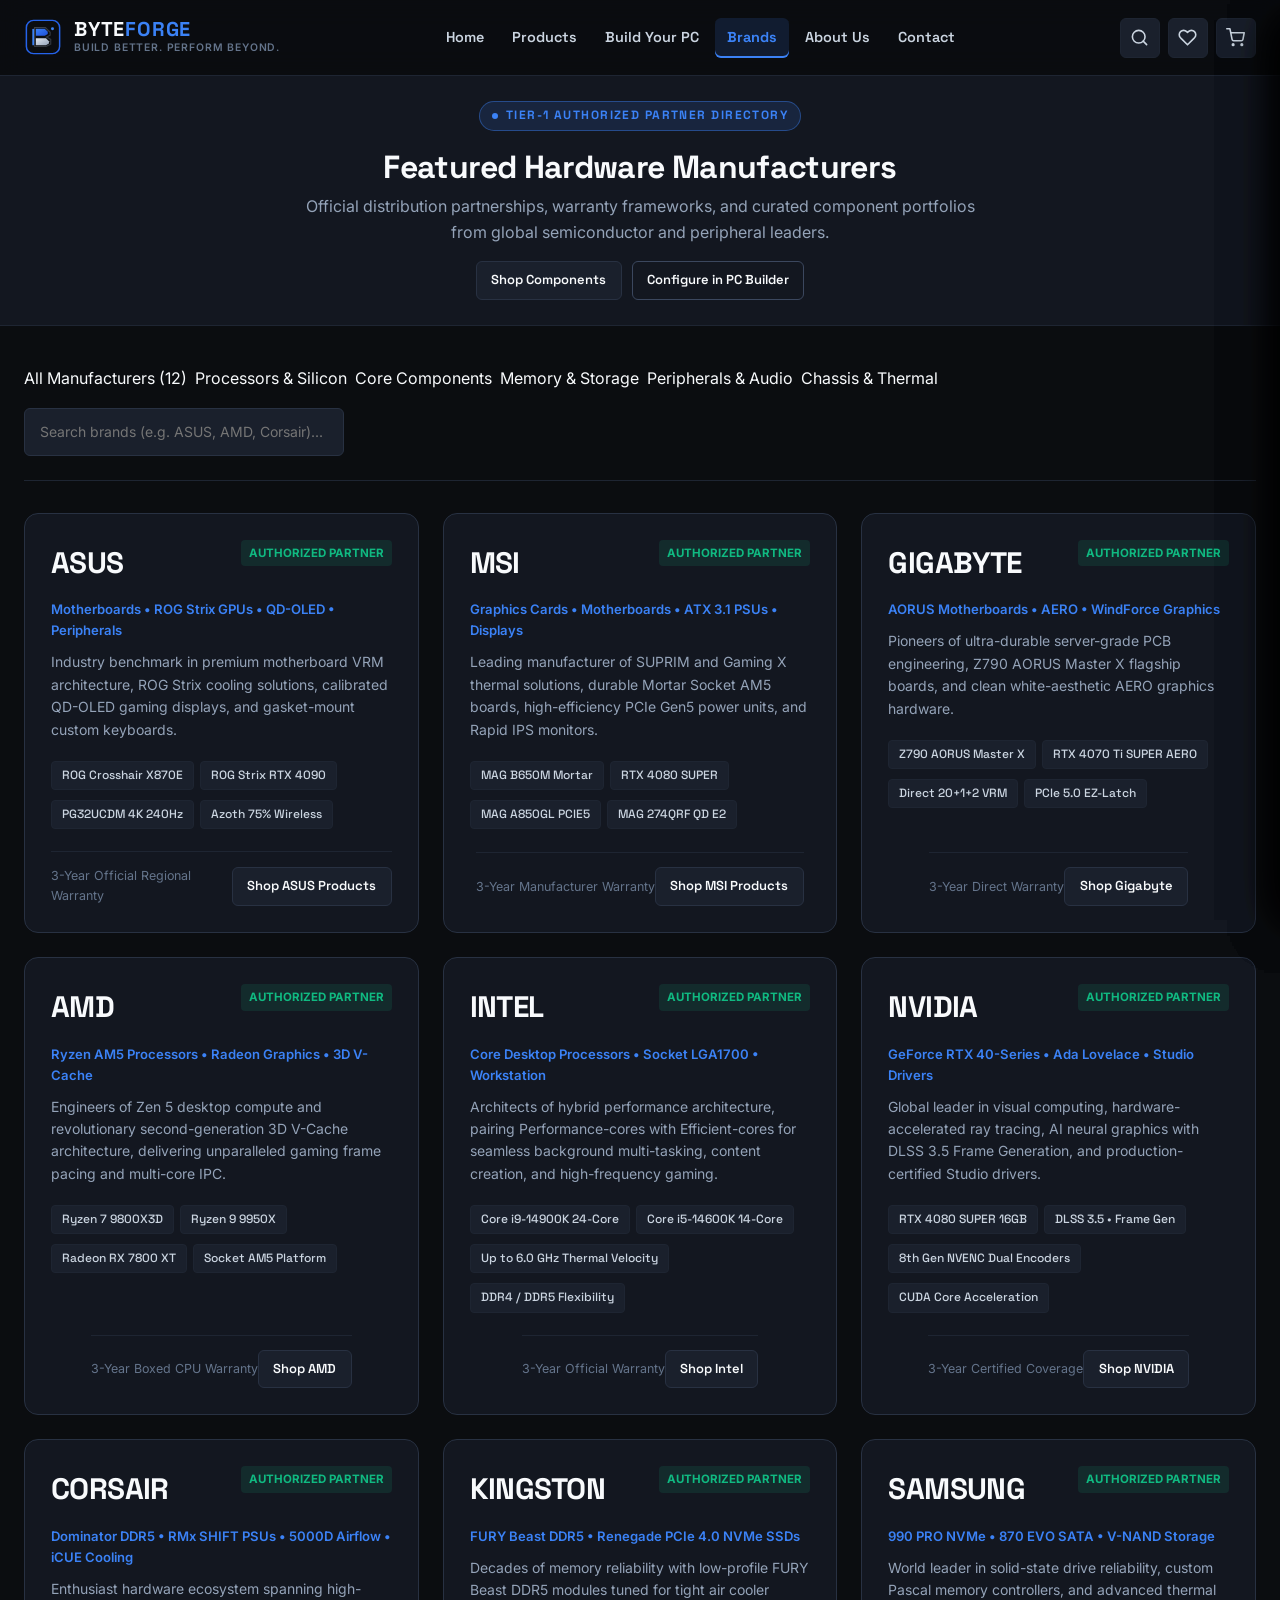
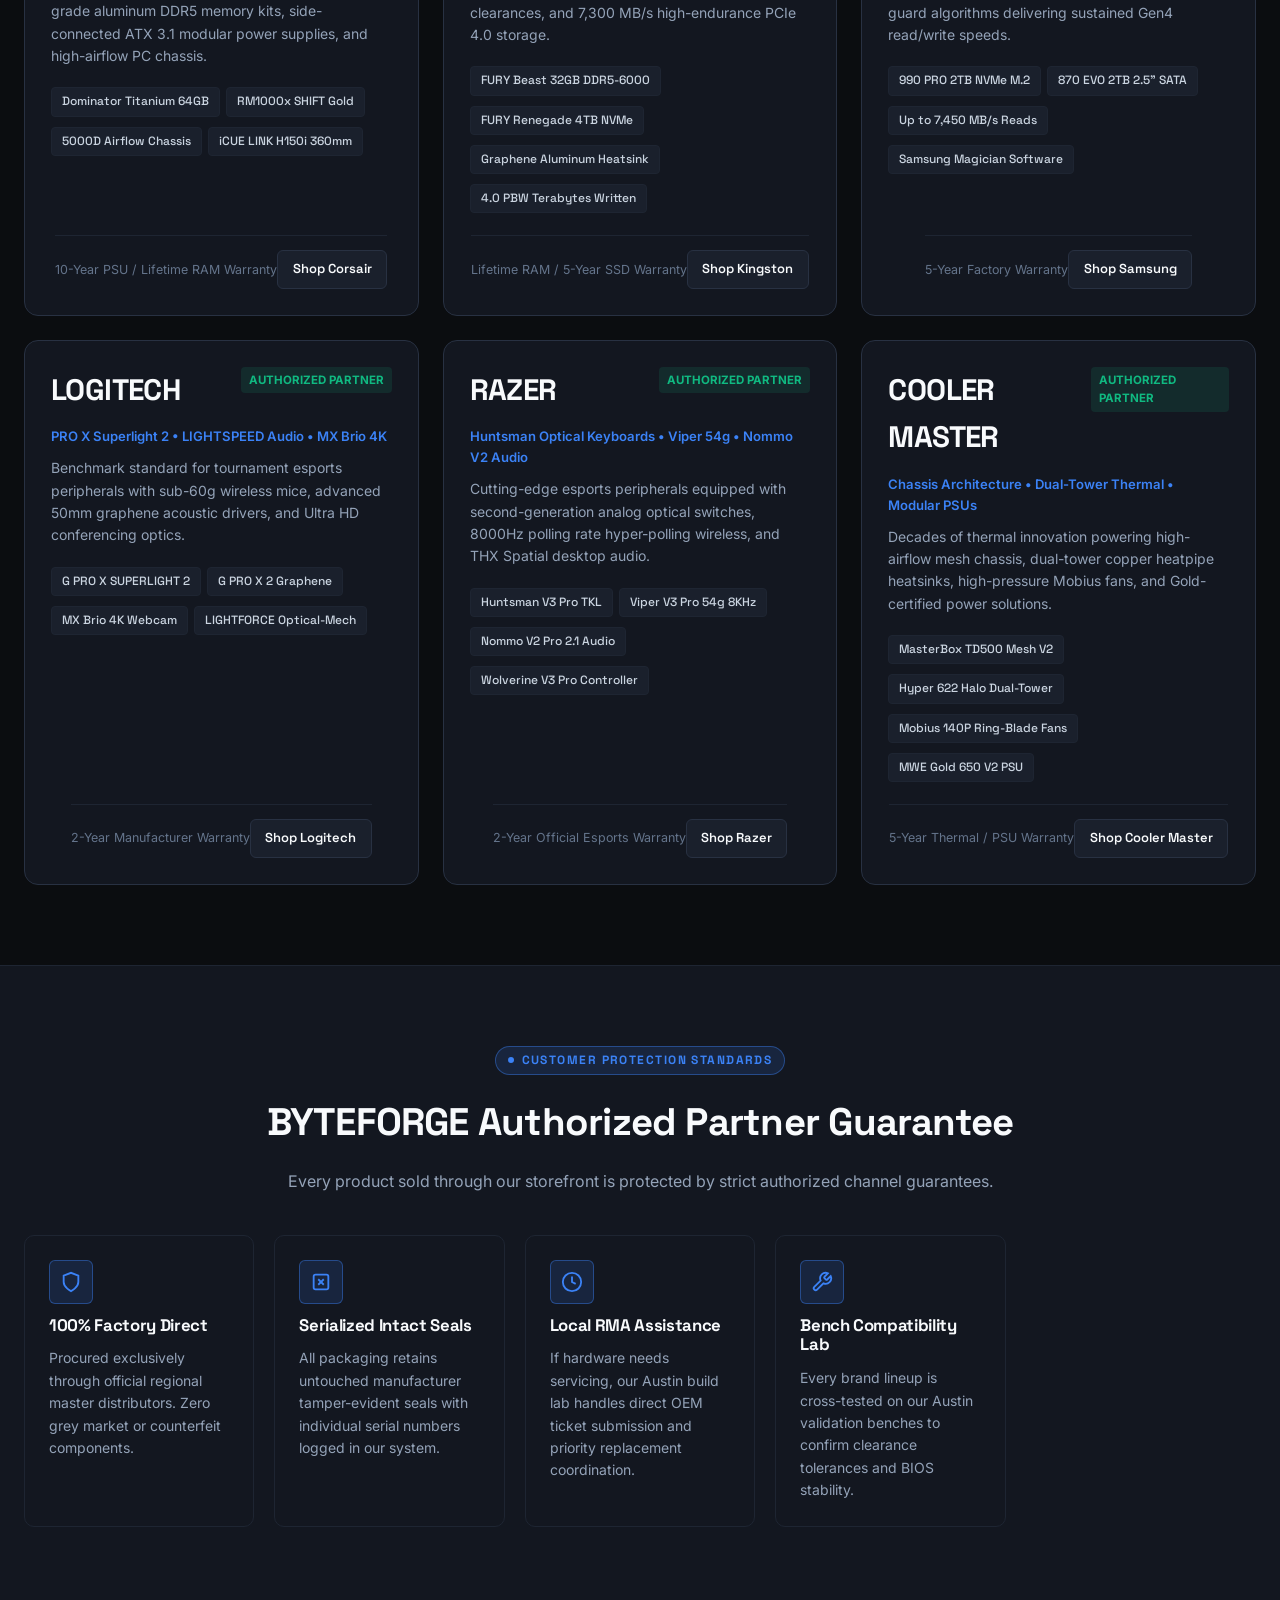
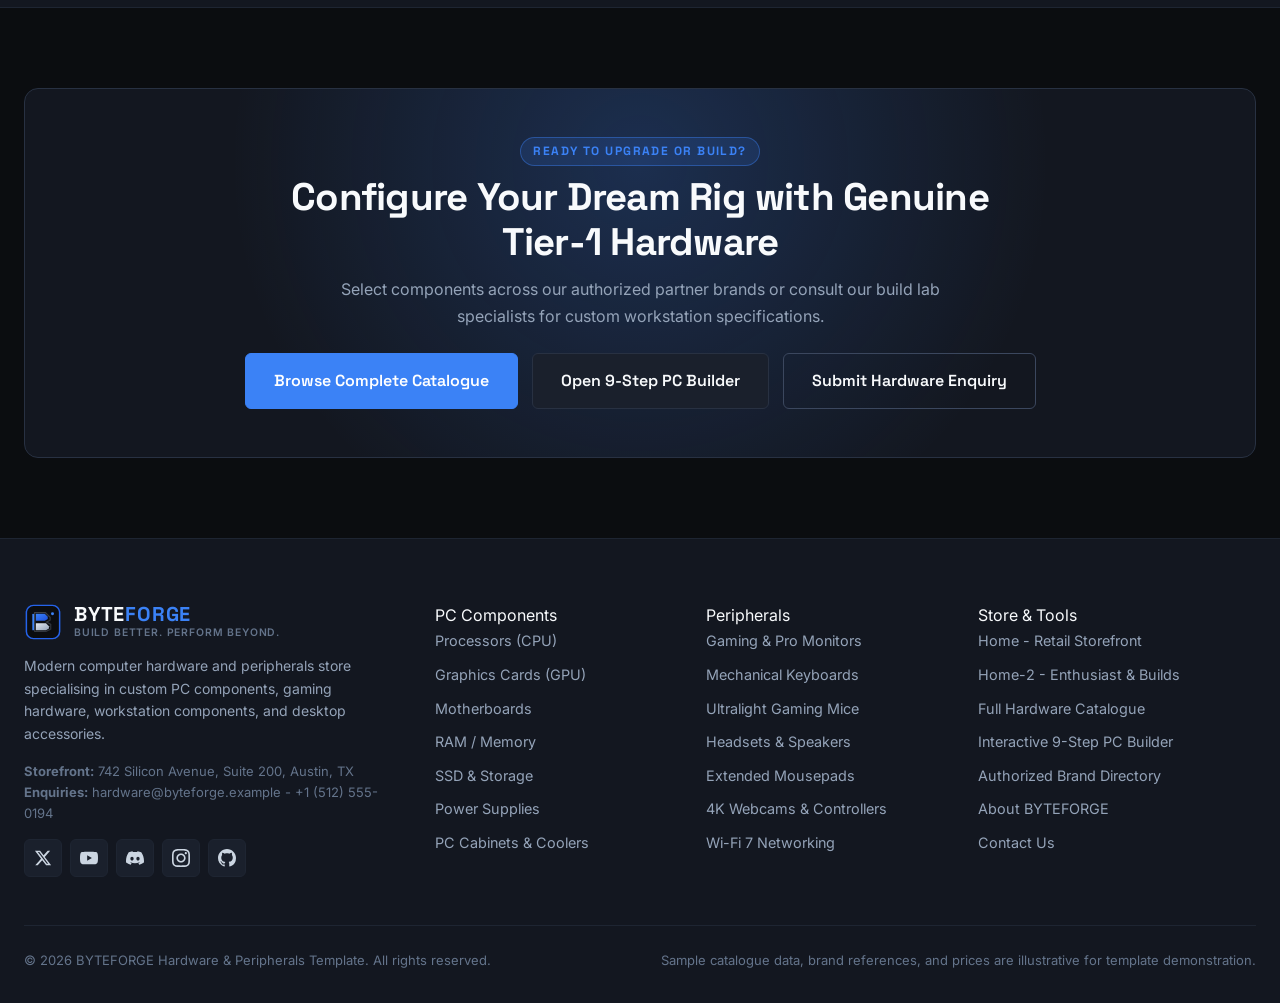
<file: brands.html>
<!DOCTYPE html>
<html lang="en" data-theme="dark">
<head>
  <meta charset="UTF-8">
  <meta name="viewport" content="width=device-width, initial-scale=1.0">
  <title>Hardware Brands Directory &mdash; BYTEFORGE Authorized Partners</title>
  <meta name="description" content="Browse authorized hardware manufacturers and tier-1 brand partners at BYTEFORGE: ASUS, MSI, Gigabyte, Intel, AMD, NVIDIA, Corsair, Kingston, Samsung, Logitech, Razer, Cooler Master.">
  <link rel="icon" type="image/svg+xml" href="assets/icons/favicon.svg">
  <link rel="preconnect" href="https://fonts.googleapis.com">
  <link rel="preconnect" href="https://fonts.gstatic.com" crossorigin>
  <link href="https://fonts.googleapis.com/css2?family=Inter:wght@400;500;600;700&family=Space+Grotesk:wght@500;600;700&display=swap" rel="stylesheet">
  <link rel="stylesheet" href="css/variables.css">
  <link rel="stylesheet" href="css/main.css">
  <link rel="stylesheet" href="css/pages.css">
</head>
<body id="bf-brands-page">

  <!-- ==================== MANDATORY STICKY NAVBAR ==================== -->
  <header class="site-header">
    <div class="container navbar-container">
      <a href="index.html" class="brand-logo" aria-label="BYTEFORGE Home">
        <img src="assets/icons/favicon.svg" alt="" class="brand-logo-mark" width="38" height="38">
        <div class="brand-logo-text">
          <span class="brand-name">BYTE<span>FORGE</span></span>
          <span class="brand-tagline-mini">Build Better. Perform Beyond.</span>
        </div>
      </a>

      <nav aria-label="Primary Shopping Navigation">
        <ul class="nav-menu">
          <li class="nav-item">
            <a href="index.html" class="nav-link" data-dropdown-toggle aria-expanded="false">
              Home
            </a>
            <div class="dropdown-panel dropdown-sm">
              <div class="dropdown-col-title">Homepage Layouts</div>
              <ul class="dropdown-list">
                <li>
                  <a href="index.html" class="dropdown-link">
                    <div>
                      <strong>Home - Hardware Retail</strong>
                      <span class="dropdown-link-desc">Product discovery &amp; catalogue shopping</span>
                    </div>
                  </a>
                </li>
                <li>
                  <a href="home-2.html" class="dropdown-link">
                    <div>
                      <strong>Home-2 - Custom PC &amp; Performance</strong>
                      <span class="dropdown-link-desc">Enthusiast rigs &amp; workload storytelling</span>
                    </div>
                  </a>
                </li>
              </ul>
            </div>
          </li>

          <li class="nav-item">
            <a href="products.html" class="nav-link" data-dropdown-toggle aria-expanded="false">
              Products
            </a>
            <div class="dropdown-panel dropdown-mega">
              <div class="dropdown-grid-2">
                <div>
                  <div class="dropdown-col-title">PC Components</div>
                  <ul class="dropdown-list">
                    <li><a href="products.html?category=processors" class="dropdown-link">Processors (CPU)</a></li>
                    <li><a href="products.html?category=graphics-cards" class="dropdown-link">Graphics Cards (GPU)</a></li>
                    <li><a href="products.html?category=motherboards" class="dropdown-link">Motherboards</a></li>
                    <li><a href="products.html?category=memory" class="dropdown-link">RAM / Memory</a></li>
                    <li><a href="products.html?category=storage" class="dropdown-link">SSD &amp; Storage</a></li>
                    <li><a href="products.html?category=power-supplies" class="dropdown-link">Power Supplies</a></li>
                    <li><a href="products.html?category=pc-cabinets" class="dropdown-link">PC Cabinets</a></li>
                    <li><a href="products.html?category=cpu-coolers" class="dropdown-link">CPU Coolers</a></li>
                    <li><a href="products.html?category=case-fans" class="dropdown-link">Case Fans</a></li>
                  </ul>
                </div>
                <div>
                  <div class="dropdown-col-title">Peripherals</div>
                  <ul class="dropdown-list">
                    <li><a href="products.html?category=monitors" class="dropdown-link">Monitors</a></li>
                    <li><a href="products.html?category=keyboards" class="dropdown-link">Keyboards</a></li>
                    <li><a href="products.html?category=gaming-mice" class="dropdown-link">Gaming Mice</a></li>
                    <li><a href="products.html?category=headsets-speakers" class="dropdown-link">Headsets &amp; Speakers</a></li>
                    <li><a href="products.html?category=mousepads" class="dropdown-link">Mousepads</a></li>
                    <li><a href="products.html?category=webcams" class="dropdown-link">Webcams</a></li>
                    <li><a href="products.html?category=controllers" class="dropdown-link">Controllers</a></li>
                    <li><a href="products.html?category=networking" class="dropdown-link">Networking Accessories</a></li>
                  </ul>
                </div>
              </div>
              <div class="dropdown-footer">
                <span style="font-size:0.8rem;color:var(--text-muted);">Explore 40+ illustrative hardware components &amp; peripherals</span>
                <a href="products.html" class="btn btn-primary btn-sm">All Products</a>
              </div>
            </div>
          </li>

          <li class="nav-item">
            <a href="build-your-pc.html" class="nav-link">Build Your PC</a>
          </li>

          <!-- Dedicated Brands Link (Active) -->
          <li class="nav-item">
            <a href="brands.html" class="nav-link active">Brands</a>
          </li>

          <li class="nav-item">
            <a href="about.html" class="nav-link">About Us</a>
          </li>

          <li class="nav-item">
            <a href="contact.html" class="nav-link">Contact</a>
          </li>
        </ul>
      </nav>

      <div class="nav-actions">
        <button type="button" class="icon-btn" data-action="open-search" aria-label="Search Products" title="Search Hardware Catalogue">
          <svg viewBox="0 0 24 24" aria-hidden="true"><circle cx="11" cy="11" r="8"></circle><line x1="21" y1="21" x2="16.65" y2="16.65"></line></svg>
        </button>

        <button type="button" class="icon-btn" data-action="open-wishlist" aria-label="Open Wishlist" title="Saved Wishlist">
          <svg viewBox="0 0 24 24" aria-hidden="true"><path d="M20.84 4.61a5.5 5.5 0 0 0-7.78 0L12 5.67l-1.06-1.06a5.5 5.5 0 0 0-7.78 7.78l1.06 1.06L12 21.23l7.78-7.78 1.06-1.06a5.5 5.5 0 0 0 0-7.78z"></path></svg>
          <span class="badge-count" data-wishlist-count data-count="0">0</span>
        </button>

        <button type="button" class="icon-btn" data-action="open-cart" aria-label="Open Shopping Cart" title="Hardware Shopping Cart">
          <svg viewBox="0 0 24 24" aria-hidden="true"><circle cx="9" cy="21" r="1"></circle><circle cx="20" cy="21" r="1"></circle><path d="M1 1h4l2.68 13.39a2 2 0 0 0 2 1.61h9.72a2 2 0 0 0 2-1.61L23 6H6"></path></svg>
          <span class="badge-count" data-cart-count data-count="0">0</span>
        </button>

        <button type="button" class="icon-btn mobile-menu-toggle" data-action="open-mobile-menu" aria-label="Open Navigation Menu" aria-expanded="false">
          <svg viewBox="0 0 24 24" aria-hidden="true"><line x1="3" y1="6" x2="21" y2="6"></line><line x1="3" y1="12" x2="21" y2="12"></line><line x1="3" y1="18" x2="21" y2="18"></line></svg>
        </button>
      </div>
    </div>
  </header>

  <!-- ==================== MOBILE NAVIGATION DRAWER ==================== -->
  <div class="mobile-nav-backdrop" id="bf-mobile-nav-backdrop"></div>
  <aside class="mobile-nav-drawer" id="bf-mobile-nav-drawer" aria-label="Mobile Navigation">
    <div class="mobile-nav-header">
      <a href="index.html" class="brand-logo">
        <img src="assets/icons/favicon.svg" alt="" class="brand-logo-mark" width="32" height="32">
        <span class="brand-name">BYTE<span>FORGE</span></span>
      </a>
      <button type="button" class="icon-btn" data-action="close-mobile-menu" aria-label="Close Navigation Menu">
        <svg viewBox="0 0 24 24"><line x1="18" y1="6" x2="6" y2="18"></line><line x1="6" y1="6" x2="18" y2="18"></line></svg>
      </button>
    </div>

    <div class="mobile-nav-actions">
      <button type="button" class="icon-btn" data-action="open-search" aria-label="Search Products" title="Search Hardware Catalogue">
        <svg viewBox="0 0 24 24" aria-hidden="true"><circle cx="11" cy="11" r="8"></circle><line x1="21" y1="21" x2="16.65" y2="16.65"></line></svg>
      </button>
      <button type="button" class="icon-btn" data-action="open-wishlist" aria-label="Open Wishlist" title="Saved Wishlist">
        <svg viewBox="0 0 24 24" aria-hidden="true"><path d="M20.84 4.61a5.5 5.5 0 0 0-7.78 0L12 5.67l-1.06-1.06a5.5 5.5 0 0 0-7.78 7.78l1.06 1.06L12 21.23l7.78-7.78 1.06-1.06a5.5 5.5 0 0 0 0-7.78z"></path></svg>
        <span class="badge-count" data-wishlist-count data-count="0">0</span>
      </button>
      <button type="button" class="icon-btn" data-action="open-cart" aria-label="Open Shopping Cart" title="Hardware Shopping Cart">
        <svg viewBox="0 0 24 24" aria-hidden="true"><circle cx="9" cy="21" r="1"></circle><circle cx="20" cy="21" r="1"></circle><path d="M1 1h4l2.68 13.39a2 2 0 0 0 2 1.61h9.72a2 2 0 0 0 2-1.61L23 6H6"></path></svg>
        <span class="badge-count" data-cart-count data-count="0">0</span>
      </button>
      <button type="button" class="icon-btn rtl-toggle-btn" data-action="toggle-rtl" aria-label="Toggle RTL Direction" title="Toggle RTL">RTL</button>
      <button type="button" class="icon-btn" data-action="toggle-theme" aria-label="Toggle Light/Dark Theme" title="Toggle Theme">
        <svg viewBox="0 0 24 24" aria-hidden="true"><circle cx="12" cy="12" r="5"></circle></svg>
      </button>
    </div>

    <div class="mobile-nav-body">
      <ul class="mobile-nav-list">
        <li class="mobile-nav-item">
          <button type="button" class="mobile-nav-row" data-mobile-accordion>
            <span>Home</span>
          </button>
          <div class="mobile-submenu">
            <a href="index.html" class="mobile-submenu-link">Home - Primary Retail Store</a>
            <a href="home-2.html" class="mobile-submenu-link">Home-2 - Custom PC &amp; Enthusiast</a>
          </div>
        </li>

        <li class="mobile-nav-item">
          <button type="button" class="mobile-nav-row" data-mobile-accordion>
            <span>Products</span>
          </button>
          <div class="mobile-submenu">
            <a href="products.html" class="mobile-submenu-link"><strong>All Products Catalogue</strong></a>
            <div class="mobile-submenu-group-title">PC Components</div>
            <a href="products.html?category=processors" class="mobile-submenu-link">Processors (CPU)</a>
            <a href="products.html?category=graphics-cards" class="mobile-submenu-link">Graphics Cards (GPU)</a>
            <a href="products.html?category=motherboards" class="mobile-submenu-link">Motherboards</a>
            <a href="products.html?category=memory" class="mobile-submenu-link">RAM / Memory</a>
            <a href="products.html?category=storage" class="mobile-submenu-link">SSD &amp; Storage</a>
            <a href="products.html?category=power-supplies" class="mobile-submenu-link">Power Supplies</a>
            <a href="products.html?category=pc-cabinets" class="mobile-submenu-link">PC Cabinets</a>
            <a href="products.html?category=cpu-coolers" class="mobile-submenu-link">CPU Coolers</a>
            <a href="products.html?category=case-fans" class="mobile-submenu-link">Case Fans</a>
            <div class="mobile-submenu-group-title">Peripherals</div>
            <a href="products.html?category=monitors" class="mobile-submenu-link">Monitors</a>
            <a href="products.html?category=keyboards" class="mobile-submenu-link">Keyboards</a>
            <a href="products.html?category=gaming-mice" class="mobile-submenu-link">Gaming Mice</a>
            <a href="products.html?category=headsets-speakers" class="mobile-submenu-link">Headsets &amp; Speakers</a>
            <a href="products.html?category=mousepads" class="mobile-submenu-link">Mousepads</a>
            <a href="products.html?category=webcams" class="mobile-submenu-link">Webcams</a>
            <a href="products.html?category=controllers" class="mobile-submenu-link">Controllers</a>
            <a href="products.html?category=networking" class="mobile-submenu-link">Networking Accessories</a>
          </div>
        </li>

        <li class="mobile-nav-item">
          <a href="build-your-pc.html" class="mobile-nav-row">Build Your PC</a>
        </li>

        <li class="mobile-nav-item active">
          <a href="brands.html" class="mobile-nav-row active">Brands</a>
        </li>

        <li class="mobile-nav-item">
          <a href="about.html" class="mobile-nav-row">About Us</a>
        </li>

        <li class="mobile-nav-item">
          <a href="contact.html" class="mobile-nav-row">Contact</a>
        </li>
      </ul>
    </div>
  </aside>

  <!-- ==================== MAIN CONTENT ==================== -->
  <main>

    <!-- Compact Centered Hero Header (Uniform Height with other inner pages) -->
    <section class="page-hero-compact">
      <div class="container">
        <div>
          <span class="eyebrow">Tier-1 Authorized Partner Directory</span>
          <h1 class="section-title" style="margin-bottom:6px;">Featured Hardware Manufacturers</h1>
          <p class="section-subtitle">Official distribution partnerships, warranty frameworks, and curated component portfolios from global semiconductor and peripheral leaders.</p>
          <div style="display:flex;gap:10px;flex-wrap:wrap;justify-content:center;margin-top:var(--space-4);">
            <a href="products.html" class="btn btn-secondary btn-sm">Shop Components</a>
            <a href="build-your-pc.html" class="btn btn-outline btn-sm">Configure in PC Builder</a>
          </div>
        </div>
      </div>
    </section>

    <!-- Brands Filter & Directory Section -->
    <section class="section" style="padding-top:var(--space-10);">
      <div class="container">

        <!-- Controls Bar: Category Filter Pills & Search -->
        <div style="display:flex;flex-wrap:wrap;justify-content:space-between;align-items:center;gap:16px;margin-bottom:var(--space-8);padding-bottom:var(--space-6);border-bottom:1px solid var(--border-subtle);">
          <div style="display:flex;gap:8px;flex-wrap:wrap;" id="bf-brand-pills">
            <button type="button" class="filter-pill active" data-brand-filter="all">All Manufacturers (12)</button>
            <button type="button" class="filter-pill" data-brand-filter="processors">Processors &amp; Silicon</button>
            <button type="button" class="filter-pill" data-brand-filter="components">Core Components</button>
            <button type="button" class="filter-pill" data-brand-filter="memory">Memory &amp; Storage</button>
            <button type="button" class="filter-pill" data-brand-filter="peripherals">Peripherals &amp; Audio</button>
            <button type="button" class="filter-pill" data-brand-filter="thermal">Chassis &amp; Thermal</button>
          </div>
          <div style="min-width:240px;max-width:320px;width:100%;">
            <input type="text" id="bf-brand-search" class="form-control" placeholder="Search brands (e.g. ASUS, AMD, Corsair)..." style="font-size:0.875rem;">
          </div>
        </div>

        <!-- 12 Authorized Manufacturer Showcase Cards -->
        <div class="brands-showcase-grid" id="bf-brands-directory" style="display:grid;grid-template-columns:repeat(3,minmax(0,1fr));gap:24px;">

          <!-- 1. ASUS -->
          <div class="brand-showcase-card" data-brand-card="ASUS" data-category="components peripherals" style="background:var(--bg-secondary);border:1px solid var(--border-default);border-radius:var(--radius-lg);padding:26px;display:flex;flex-direction:column;justify-content:space-between;text-align:left;height:auto;min-height:360px;">
            <div>
              <div style="display:flex;justify-content:space-between;align-items:flex-start;margin-bottom:12px;">
                <span class="brand-showcase-wordmark" style="font-size:1.85rem;color:var(--text-primary);letter-spacing:-0.02em;">ASUS</span>
                <span style="font-size:0.72rem;font-weight:700;color:var(--status-success);background:var(--status-success-bg);padding:4px 8px;border-radius:4px;text-transform:uppercase;">Authorized Partner</span>
              </div>
              <div style="font-size:0.82rem;font-weight:600;color:var(--accent-primary);margin-bottom:10px;">Motherboards &bull; ROG Strix GPUs &bull; QD-OLED &bull; Peripherals</div>
              <p style="font-size:0.875rem;color:var(--text-muted);line-height:1.6;margin-bottom:16px;">
                Industry benchmark in premium motherboard VRM architecture, ROG Strix cooling solutions, calibrated QD-OLED gaming displays, and gasket-mount custom keyboards.
              </p>
              <div style="display:flex;flex-wrap:wrap;gap:6px;margin-bottom:18px;">
                <span class="product-spec-pill" style="font-size:0.75rem;">ROG Crosshair X870E</span>
                <span class="product-spec-pill" style="font-size:0.75rem;">ROG Strix RTX 4090</span>
                <span class="product-spec-pill" style="font-size:0.75rem;">PG32UCDM 4K 240Hz</span>
                <span class="product-spec-pill" style="font-size:0.75rem;">Azoth 75% Wireless</span>
              </div>
            </div>
            <div style="border-top:1px solid var(--border-subtle);padding-top:14px;display:flex;justify-content:space-between;align-items:center;">
              <span style="font-size:0.78rem;color:var(--text-dim);">3-Year Official Regional Warranty</span>
              <a href="products.html?brand=ASUS" class="btn btn-secondary btn-sm">Shop ASUS Products</a>
            </div>
          </div>

          <!-- 2. MSI -->
          <div class="brand-showcase-card" data-brand-card="MSI" data-category="components" style="background:var(--bg-secondary);border:1px solid var(--border-default);border-radius:var(--radius-lg);padding:26px;display:flex;flex-direction:column;justify-content:space-between;text-align:left;height:auto;min-height:360px;">
            <div>
              <div style="display:flex;justify-content:space-between;align-items:flex-start;margin-bottom:12px;">
                <span class="brand-showcase-wordmark" style="font-size:1.85rem;color:var(--text-primary);letter-spacing:-0.02em;">MSI</span>
                <span style="font-size:0.72rem;font-weight:700;color:var(--status-success);background:var(--status-success-bg);padding:4px 8px;border-radius:4px;text-transform:uppercase;">Authorized Partner</span>
              </div>
              <div style="font-size:0.82rem;font-weight:600;color:var(--accent-primary);margin-bottom:10px;">Graphics Cards &bull; Motherboards &bull; ATX 3.1 PSUs &bull; Displays</div>
              <p style="font-size:0.875rem;color:var(--text-muted);line-height:1.6;margin-bottom:16px;">
                Leading manufacturer of SUPRIM and Gaming X thermal solutions, durable Mortar Socket AM5 boards, high-efficiency PCIe Gen5 power units, and Rapid IPS monitors.
              </p>
              <div style="display:flex;flex-wrap:wrap;gap:6px;margin-bottom:18px;">
                <span class="product-spec-pill" style="font-size:0.75rem;">MAG B650M Mortar</span>
                <span class="product-spec-pill" style="font-size:0.75rem;">RTX 4080 SUPER</span>
                <span class="product-spec-pill" style="font-size:0.75rem;">MAG A850GL PCIE5</span>
                <span class="product-spec-pill" style="font-size:0.75rem;">MAG 274QRF QD E2</span>
              </div>
            </div>
            <div style="border-top:1px solid var(--border-subtle);padding-top:14px;display:flex;justify-content:space-between;align-items:center;">
              <span style="font-size:0.78rem;color:var(--text-dim);">3-Year Manufacturer Warranty</span>
              <a href="products.html?brand=MSI" class="btn btn-secondary btn-sm">Shop MSI Products</a>
            </div>
          </div>

          <!-- 3. Gigabyte -->
          <div class="brand-showcase-card" data-brand-card="Gigabyte" data-category="components" style="background:var(--bg-secondary);border:1px solid var(--border-default);border-radius:var(--radius-lg);padding:26px;display:flex;flex-direction:column;justify-content:space-between;text-align:left;height:auto;min-height:360px;">
            <div>
              <div style="display:flex;justify-content:space-between;align-items:flex-start;margin-bottom:12px;">
                <span class="brand-showcase-wordmark" style="font-size:1.85rem;color:var(--text-primary);letter-spacing:-0.02em;">GIGABYTE</span>
                <span style="font-size:0.72rem;font-weight:700;color:var(--status-success);background:var(--status-success-bg);padding:4px 8px;border-radius:4px;text-transform:uppercase;">Authorized Partner</span>
              </div>
              <div style="font-size:0.82rem;font-weight:600;color:var(--accent-primary);margin-bottom:10px;">AORUS Motherboards &bull; AERO &bull; WindForce Graphics</div>
              <p style="font-size:0.875rem;color:var(--text-muted);line-height:1.6;margin-bottom:16px;">
                Pioneers of ultra-durable server-grade PCB engineering, Z790 AORUS Master X flagship boards, and clean white-aesthetic AERO graphics hardware.
              </p>
              <div style="display:flex;flex-wrap:wrap;gap:6px;margin-bottom:18px;">
                <span class="product-spec-pill" style="font-size:0.75rem;">Z790 AORUS Master X</span>
                <span class="product-spec-pill" style="font-size:0.75rem;">RTX 4070 Ti SUPER AERO</span>
                <span class="product-spec-pill" style="font-size:0.75rem;">Direct 20+1+2 VRM</span>
                <span class="product-spec-pill" style="font-size:0.75rem;">PCIe 5.0 EZ-Latch</span>
              </div>
            </div>
            <div style="border-top:1px solid var(--border-subtle);padding-top:14px;display:flex;justify-content:space-between;align-items:center;">
              <span style="font-size:0.78rem;color:var(--text-dim);">3-Year Direct Warranty</span>
              <a href="products.html?brand=Gigabyte" class="btn btn-secondary btn-sm">Shop Gigabyte</a>
            </div>
          </div>

          <!-- 4. AMD -->
          <div class="brand-showcase-card" data-brand-card="AMD" data-category="processors" style="background:var(--bg-secondary);border:1px solid var(--border-default);border-radius:var(--radius-lg);padding:26px;display:flex;flex-direction:column;justify-content:space-between;text-align:left;height:auto;min-height:360px;">
            <div>
              <div style="display:flex;justify-content:space-between;align-items:flex-start;margin-bottom:12px;">
                <span class="brand-showcase-wordmark" style="font-size:1.85rem;color:var(--text-primary);letter-spacing:-0.02em;">AMD</span>
                <span style="font-size:0.72rem;font-weight:700;color:var(--status-success);background:var(--status-success-bg);padding:4px 8px;border-radius:4px;text-transform:uppercase;">Authorized Partner</span>
              </div>
              <div style="font-size:0.82rem;font-weight:600;color:var(--accent-primary);margin-bottom:10px;">Ryzen AM5 Processors &bull; Radeon Graphics &bull; 3D V-Cache</div>
              <p style="font-size:0.875rem;color:var(--text-muted);line-height:1.6;margin-bottom:16px;">
                Engineers of Zen 5 desktop compute and revolutionary second-generation 3D V-Cache architecture, delivering unparalleled gaming frame pacing and multi-core IPC.
              </p>
              <div style="display:flex;flex-wrap:wrap;gap:6px;margin-bottom:18px;">
                <span class="product-spec-pill" style="font-size:0.75rem;">Ryzen 7 9800X3D</span>
                <span class="product-spec-pill" style="font-size:0.75rem;">Ryzen 9 9950X</span>
                <span class="product-spec-pill" style="font-size:0.75rem;">Radeon RX 7800 XT</span>
                <span class="product-spec-pill" style="font-size:0.75rem;">Socket AM5 Platform</span>
              </div>
            </div>
            <div style="border-top:1px solid var(--border-subtle);padding-top:14px;display:flex;justify-content:space-between;align-items:center;">
              <span style="font-size:0.78rem;color:var(--text-dim);">3-Year Boxed CPU Warranty</span>
              <a href="products.html?brand=AMD" class="btn btn-secondary btn-sm">Shop AMD</a>
            </div>
          </div>

          <!-- 5. Intel -->
          <div class="brand-showcase-card" data-brand-card="Intel" data-category="processors" style="background:var(--bg-secondary);border:1px solid var(--border-default);border-radius:var(--radius-lg);padding:26px;display:flex;flex-direction:column;justify-content:space-between;text-align:left;height:auto;min-height:360px;">
            <div>
              <div style="display:flex;justify-content:space-between;align-items:flex-start;margin-bottom:12px;">
                <span class="brand-showcase-wordmark" style="font-size:1.85rem;color:var(--text-primary);letter-spacing:-0.02em;">INTEL</span>
                <span style="font-size:0.72rem;font-weight:700;color:var(--status-success);background:var(--status-success-bg);padding:4px 8px;border-radius:4px;text-transform:uppercase;">Authorized Partner</span>
              </div>
              <div style="font-size:0.82rem;font-weight:600;color:var(--accent-primary);margin-bottom:10px;">Core Desktop Processors &bull; Socket LGA1700 &bull; Workstation</div>
              <p style="font-size:0.875rem;color:var(--text-muted);line-height:1.6;margin-bottom:16px;">
                Architects of hybrid performance architecture, pairing Performance-cores with Efficient-cores for seamless background multi-tasking, content creation, and high-frequency gaming.
              </p>
              <div style="display:flex;flex-wrap:wrap;gap:6px;margin-bottom:18px;">
                <span class="product-spec-pill" style="font-size:0.75rem;">Core i9-14900K 24-Core</span>
                <span class="product-spec-pill" style="font-size:0.75rem;">Core i5-14600K 14-Core</span>
                <span class="product-spec-pill" style="font-size:0.75rem;">Up to 6.0 GHz Thermal Velocity</span>
                <span class="product-spec-pill" style="font-size:0.75rem;">DDR4 / DDR5 Flexibility</span>
              </div>
            </div>
            <div style="border-top:1px solid var(--border-subtle);padding-top:14px;display:flex;justify-content:space-between;align-items:center;">
              <span style="font-size:0.78rem;color:var(--text-dim);">3-Year Official Warranty</span>
              <a href="products.html?brand=Intel" class="btn btn-secondary btn-sm">Shop Intel</a>
            </div>
          </div>

          <!-- 6. NVIDIA -->
          <div class="brand-showcase-card" data-brand-card="NVIDIA" data-category="processors" style="background:var(--bg-secondary);border:1px solid var(--border-default);border-radius:var(--radius-lg);padding:26px;display:flex;flex-direction:column;justify-content:space-between;text-align:left;height:auto;min-height:360px;">
            <div>
              <div style="display:flex;justify-content:space-between;align-items:flex-start;margin-bottom:12px;">
                <span class="brand-showcase-wordmark" style="font-size:1.85rem;color:var(--text-primary);letter-spacing:-0.02em;">NVIDIA</span>
                <span style="font-size:0.72rem;font-weight:700;color:var(--status-success);background:var(--status-success-bg);padding:4px 8px;border-radius:4px;text-transform:uppercase;">Authorized Partner</span>
              </div>
              <div style="font-size:0.82rem;font-weight:600;color:var(--accent-primary);margin-bottom:10px;">GeForce RTX 40-Series &bull; Ada Lovelace &bull; Studio Drivers</div>
              <p style="font-size:0.875rem;color:var(--text-muted);line-height:1.6;margin-bottom:16px;">
                Global leader in visual computing, hardware-accelerated ray tracing, AI neural graphics with DLSS 3.5 Frame Generation, and production-certified Studio drivers.
              </p>
              <div style="display:flex;flex-wrap:wrap;gap:6px;margin-bottom:18px;">
                <span class="product-spec-pill" style="font-size:0.75rem;">RTX 4080 SUPER 16GB</span>
                <span class="product-spec-pill" style="font-size:0.75rem;">DLSS 3.5 &bull; Frame Gen</span>
                <span class="product-spec-pill" style="font-size:0.75rem;">8th Gen NVENC Dual Encoders</span>
                <span class="product-spec-pill" style="font-size:0.75rem;">CUDA Core Acceleration</span>
              </div>
            </div>
            <div style="border-top:1px solid var(--border-subtle);padding-top:14px;display:flex;justify-content:space-between;align-items:center;">
              <span style="font-size:0.78rem;color:var(--text-dim);">3-Year Certified Coverage</span>
              <a href="products.html?brand=NVIDIA" class="btn btn-secondary btn-sm">Shop NVIDIA</a>
            </div>
          </div>

          <!-- 7. Corsair -->
          <div class="brand-showcase-card" data-brand-card="Corsair" data-category="memory thermal" style="background:var(--bg-secondary);border:1px solid var(--border-default);border-radius:var(--radius-lg);padding:26px;display:flex;flex-direction:column;justify-content:space-between;text-align:left;height:auto;min-height:360px;">
            <div>
              <div style="display:flex;justify-content:space-between;align-items:flex-start;margin-bottom:12px;">
                <span class="brand-showcase-wordmark" style="font-size:1.85rem;color:var(--text-primary);letter-spacing:-0.02em;">CORSAIR</span>
                <span style="font-size:0.72rem;font-weight:700;color:var(--status-success);background:var(--status-success-bg);padding:4px 8px;border-radius:4px;text-transform:uppercase;">Authorized Partner</span>
              </div>
              <div style="font-size:0.82rem;font-weight:600;color:var(--accent-primary);margin-bottom:10px;">Dominator DDR5 &bull; RMx SHIFT PSUs &bull; 5000D Airflow &bull; iCUE Cooling</div>
              <p style="font-size:0.875rem;color:var(--text-muted);line-height:1.6;margin-bottom:16px;">
                Enthusiast hardware ecosystem spanning high-grade aluminum DDR5 memory kits, side-connected ATX 3.1 modular power supplies, and high-airflow PC chassis.
              </p>
              <div style="display:flex;flex-wrap:wrap;gap:6px;margin-bottom:18px;">
                <span class="product-spec-pill" style="font-size:0.75rem;">Dominator Titanium 64GB</span>
                <span class="product-spec-pill" style="font-size:0.75rem;">RM1000x SHIFT Gold</span>
                <span class="product-spec-pill" style="font-size:0.75rem;">5000D Airflow Chassis</span>
                <span class="product-spec-pill" style="font-size:0.75rem;">iCUE LINK H150i 360mm</span>
              </div>
            </div>
            <div style="border-top:1px solid var(--border-subtle);padding-top:14px;display:flex;justify-content:space-between;align-items:center;">
              <span style="font-size:0.78rem;color:var(--text-dim);">10-Year PSU / Lifetime RAM Warranty</span>
              <a href="products.html?brand=Corsair" class="btn btn-secondary btn-sm">Shop Corsair</a>
            </div>
          </div>

          <!-- 8. Kingston -->
          <div class="brand-showcase-card" data-brand-card="Kingston" data-category="memory" style="background:var(--bg-secondary);border:1px solid var(--border-default);border-radius:var(--radius-lg);padding:26px;display:flex;flex-direction:column;justify-content:space-between;text-align:left;height:auto;min-height:360px;">
            <div>
              <div style="display:flex;justify-content:space-between;align-items:flex-start;margin-bottom:12px;">
                <span class="brand-showcase-wordmark" style="font-size:1.85rem;color:var(--text-primary);letter-spacing:-0.02em;">KINGSTON</span>
                <span style="font-size:0.72rem;font-weight:700;color:var(--status-success);background:var(--status-success-bg);padding:4px 8px;border-radius:4px;text-transform:uppercase;">Authorized Partner</span>
              </div>
              <div style="font-size:0.82rem;font-weight:600;color:var(--accent-primary);margin-bottom:10px;">FURY Beast DDR5 &bull; Renegade PCIe 4.0 NVMe SSDs</div>
              <p style="font-size:0.875rem;color:var(--text-muted);line-height:1.6;margin-bottom:16px;">
                Decades of memory reliability with low-profile FURY Beast DDR5 modules tuned for tight air cooler clearances, and 7,300 MB/s high-endurance PCIe 4.0 storage.
              </p>
              <div style="display:flex;flex-wrap:wrap;gap:6px;margin-bottom:18px;">
                <span class="product-spec-pill" style="font-size:0.75rem;">FURY Beast 32GB DDR5-6000</span>
                <span class="product-spec-pill" style="font-size:0.75rem;">FURY Renegade 4TB NVMe</span>
                <span class="product-spec-pill" style="font-size:0.75rem;">Graphene Aluminum Heatsink</span>
                <span class="product-spec-pill" style="font-size:0.75rem;">4.0 PBW Terabytes Written</span>
              </div>
            </div>
            <div style="border-top:1px solid var(--border-subtle);padding-top:14px;display:flex;justify-content:space-between;align-items:center;">
              <span style="font-size:0.78rem;color:var(--text-dim);">Lifetime RAM / 5-Year SSD Warranty</span>
              <a href="products.html?brand=Kingston" class="btn btn-secondary btn-sm">Shop Kingston</a>
            </div>
          </div>

          <!-- 9. Samsung -->
          <div class="brand-showcase-card" data-brand-card="Samsung" data-category="memory" style="background:var(--bg-secondary);border:1px solid var(--border-default);border-radius:var(--radius-lg);padding:26px;display:flex;flex-direction:column;justify-content:space-between;text-align:left;height:auto;min-height:360px;">
            <div>
              <div style="display:flex;justify-content:space-between;align-items:flex-start;margin-bottom:12px;">
                <span class="brand-showcase-wordmark" style="font-size:1.85rem;color:var(--text-primary);letter-spacing:-0.02em;">SAMSUNG</span>
                <span style="font-size:0.72rem;font-weight:700;color:var(--status-success);background:var(--status-success-bg);padding:4px 8px;border-radius:4px;text-transform:uppercase;">Authorized Partner</span>
              </div>
              <div style="font-size:0.82rem;font-weight:600;color:var(--accent-primary);margin-bottom:10px;">990 PRO NVMe &bull; 870 EVO SATA &bull; V-NAND Storage</div>
              <p style="font-size:0.875rem;color:var(--text-muted);line-height:1.6;margin-bottom:16px;">
                World leader in solid-state drive reliability, custom Pascal memory controllers, and advanced thermal guard algorithms delivering sustained Gen4 read/write speeds.
              </p>
              <div style="display:flex;flex-wrap:wrap;gap:6px;margin-bottom:18px;">
                <span class="product-spec-pill" style="font-size:0.75rem;">990 PRO 2TB NVMe M.2</span>
                <span class="product-spec-pill" style="font-size:0.75rem;">870 EVO 2TB 2.5" SATA</span>
                <span class="product-spec-pill" style="font-size:0.75rem;">Up to 7,450 MB/s Reads</span>
                <span class="product-spec-pill" style="font-size:0.75rem;">Samsung Magician Software</span>
              </div>
            </div>
            <div style="border-top:1px solid var(--border-subtle);padding-top:14px;display:flex;justify-content:space-between;align-items:center;">
              <span style="font-size:0.78rem;color:var(--text-dim);">5-Year Factory Warranty</span>
              <a href="products.html?brand=Samsung" class="btn btn-secondary btn-sm">Shop Samsung</a>
            </div>
          </div>

          <!-- 10. Logitech -->
          <div class="brand-showcase-card" data-brand-card="Logitech" data-category="peripherals" style="background:var(--bg-secondary);border:1px solid var(--border-default);border-radius:var(--radius-lg);padding:26px;display:flex;flex-direction:column;justify-content:space-between;text-align:left;height:auto;min-height:360px;">
            <div>
              <div style="display:flex;justify-content:space-between;align-items:flex-start;margin-bottom:12px;">
                <span class="brand-showcase-wordmark" style="font-size:1.85rem;color:var(--text-primary);letter-spacing:-0.02em;">LOGITECH</span>
                <span style="font-size:0.72rem;font-weight:700;color:var(--status-success);background:var(--status-success-bg);padding:4px 8px;border-radius:4px;text-transform:uppercase;">Authorized Partner</span>
              </div>
              <div style="font-size:0.82rem;font-weight:600;color:var(--accent-primary);margin-bottom:10px;">PRO X Superlight 2 &bull; LIGHTSPEED Audio &bull; MX Brio 4K</div>
              <p style="font-size:0.875rem;color:var(--text-muted);line-height:1.6;margin-bottom:16px;">
                Benchmark standard for tournament esports peripherals with sub-60g wireless mice, advanced 50mm graphene acoustic drivers, and Ultra HD conferencing optics.
              </p>
              <div style="display:flex;flex-wrap:wrap;gap:6px;margin-bottom:18px;">
                <span class="product-spec-pill" style="font-size:0.75rem;">G PRO X SUPERLIGHT 2</span>
                <span class="product-spec-pill" style="font-size:0.75rem;">G PRO X 2 Graphene</span>
                <span class="product-spec-pill" style="font-size:0.75rem;">MX Brio 4K Webcam</span>
                <span class="product-spec-pill" style="font-size:0.75rem;">LIGHTFORCE Optical-Mech</span>
              </div>
            </div>
            <div style="border-top:1px solid var(--border-subtle);padding-top:14px;display:flex;justify-content:space-between;align-items:center;">
              <span style="font-size:0.78rem;color:var(--text-dim);">2-Year Manufacturer Warranty</span>
              <a href="products.html?brand=Logitech" class="btn btn-secondary btn-sm">Shop Logitech</a>
            </div>
          </div>

          <!-- 11. Razer -->
          <div class="brand-showcase-card" data-brand-card="Razer" data-category="peripherals" style="background:var(--bg-secondary);border:1px solid var(--border-default);border-radius:var(--radius-lg);padding:26px;display:flex;flex-direction:column;justify-content:space-between;text-align:left;height:auto;min-height:360px;">
            <div>
              <div style="display:flex;justify-content:space-between;align-items:flex-start;margin-bottom:12px;">
                <span class="brand-showcase-wordmark" style="font-size:1.85rem;color:var(--text-primary);letter-spacing:-0.02em;">RAZER</span>
                <span style="font-size:0.72rem;font-weight:700;color:var(--status-success);background:var(--status-success-bg);padding:4px 8px;border-radius:4px;text-transform:uppercase;">Authorized Partner</span>
              </div>
              <div style="font-size:0.82rem;font-weight:600;color:var(--accent-primary);margin-bottom:10px;">Huntsman Optical Keyboards &bull; Viper 54g &bull; Nommo V2 Audio</div>
              <p style="font-size:0.875rem;color:var(--text-muted);line-height:1.6;margin-bottom:16px;">
                Cutting-edge esports peripherals equipped with second-generation analog optical switches, 8000Hz polling rate hyper-polling wireless, and THX Spatial desktop audio.
              </p>
              <div style="display:flex;flex-wrap:wrap;gap:6px;margin-bottom:18px;">
                <span class="product-spec-pill" style="font-size:0.75rem;">Huntsman V3 Pro TKL</span>
                <span class="product-spec-pill" style="font-size:0.75rem;">Viper V3 Pro 54g 8KHz</span>
                <span class="product-spec-pill" style="font-size:0.75rem;">Nommo V2 Pro 2.1 Audio</span>
                <span class="product-spec-pill" style="font-size:0.75rem;">Wolverine V3 Pro Controller</span>
              </div>
            </div>
            <div style="border-top:1px solid var(--border-subtle);padding-top:14px;display:flex;justify-content:space-between;align-items:center;">
              <span style="font-size:0.78rem;color:var(--text-dim);">2-Year Official Esports Warranty</span>
              <a href="products.html?brand=Razer" class="btn btn-secondary btn-sm">Shop Razer</a>
            </div>
          </div>

          <!-- 12. Cooler Master -->
          <div class="brand-showcase-card" data-brand-card="Cooler Master" data-category="thermal" style="background:var(--bg-secondary);border:1px solid var(--border-default);border-radius:var(--radius-lg);padding:26px;display:flex;flex-direction:column;justify-content:space-between;text-align:left;height:auto;min-height:360px;">
            <div>
              <div style="display:flex;justify-content:space-between;align-items:flex-start;margin-bottom:12px;">
                <span class="brand-showcase-wordmark" style="font-size:1.85rem;color:var(--text-primary);letter-spacing:-0.02em;">COOLER MASTER</span>
                <span style="font-size:0.72rem;font-weight:700;color:var(--status-success);background:var(--status-success-bg);padding:4px 8px;border-radius:4px;text-transform:uppercase;">Authorized Partner</span>
              </div>
              <div style="font-size:0.82rem;font-weight:600;color:var(--accent-primary);margin-bottom:10px;">Chassis Architecture &bull; Dual-Tower Thermal &bull; Modular PSUs</div>
              <p style="font-size:0.875rem;color:var(--text-muted);line-height:1.6;margin-bottom:16px;">
                Decades of thermal innovation powering high-airflow mesh chassis, dual-tower copper heatpipe heatsinks, high-pressure Mobius fans, and Gold-certified power solutions.
              </p>
              <div style="display:flex;flex-wrap:wrap;gap:6px;margin-bottom:18px;">
                <span class="product-spec-pill" style="font-size:0.75rem;">MasterBox TD500 Mesh V2</span>
                <span class="product-spec-pill" style="font-size:0.75rem;">Hyper 622 Halo Dual-Tower</span>
                <span class="product-spec-pill" style="font-size:0.75rem;">Mobius 140P Ring-Blade Fans</span>
                <span class="product-spec-pill" style="font-size:0.75rem;">MWE Gold 650 V2 PSU</span>
              </div>
            </div>
            <div style="border-top:1px solid var(--border-subtle);padding-top:14px;display:flex;justify-content:space-between;align-items:center;">
              <span style="font-size:0.78rem;color:var(--text-dim);">5-Year Thermal / PSU Warranty</span>
              <a href="products.html?brand=Cooler%20Master" class="btn btn-secondary btn-sm">Shop Cooler Master</a>
            </div>
          </div>

        </div>

      </div>
    </section>

    <!-- Supply Chain & Official Warranty Assurance Section -->
    <section class="section section-alt" style="border-top:1px solid var(--border-subtle);border-bottom:1px solid var(--border-subtle);">
      <div class="container">
        <div class="section-header section-header-center" style="display:flex;flex-direction:column;align-items:center;justify-content:center;text-align:center;max-width:760px;margin:0 auto var(--space-10);">
          <span class="eyebrow" style="display:inline-flex;margin:0 auto var(--space-2);align-self:center;">Customer Protection Standards</span>
          <h2 class="section-title" style="text-align:center;width:100%;">BYTEFORGE Authorized Partner Guarantee</h2>
          <p class="section-subtitle" style="margin:0 auto;text-align:center;">Every product sold through our storefront is protected by strict authorized channel guarantees.</p>
        </div>

        <div class="pillars-grid">
          <div class="pillar-card">
            <div class="pillar-icon">
              <svg viewBox="0 0 24 24"><path d="M12 22s8-4 8-10V5l-8-3-8 3v7c0 6 8 10 8 10z"></path></svg>
            </div>
            <h3 class="pillar-title">100% Factory Direct</h3>
            <p class="pillar-desc">Procured exclusively through official regional master distributors. Zero grey market or counterfeit components.</p>
          </div>

          <div class="pillar-card">
            <div class="pillar-icon">
              <svg viewBox="0 0 24 24"><rect x="4" y="4" width="16" height="16" rx="2"></rect><line x1="9" y1="9" x2="15" y2="15"></line><line x1="15" y1="9" x2="9" y2="15"></line></svg>
            </div>
            <h3 class="pillar-title">Serialized Intact Seals</h3>
            <p class="pillar-desc">All packaging retains untouched manufacturer tamper-evident seals with individual serial numbers logged in our system.</p>
          </div>

          <div class="pillar-card">
            <div class="pillar-icon">
              <svg viewBox="0 0 24 24"><circle cx="12" cy="12" r="10"></circle><polyline points="12 6 12 12 16 14"></polyline></svg>
            </div>
            <h3 class="pillar-title">Local RMA Assistance</h3>
            <p class="pillar-desc">If hardware needs servicing, our Austin build lab handles direct OEM ticket submission and priority replacement coordination.</p>
          </div>

          <div class="pillar-card">
            <div class="pillar-icon">
              <svg viewBox="0 0 24 24"><path d="M14.7 6.3a1 1 0 0 0 0 1.4l1.6 1.6a1 1 0 0 0 1.4 0l3.77-3.77a6 6 0 0 1-7.94 7.94l-6.91 6.91a2.12 2.12 0 0 1-3-3l6.91-6.91a6 6 0 0 1 7.94-7.94l-3.76 3.76z"></path></svg>
            </div>
            <h3 class="pillar-title">Bench Compatibility Lab</h3>
            <p class="pillar-desc">Every brand lineup is cross-tested on our Austin validation benches to confirm clearance tolerances and BIOS stability.</p>
          </div>
        </div>

      </div>
    </section>

    <!-- Final Call to Action -->
    <section class="section">
      <div class="container">
        <div class="final-cta-banner">
          <div style="max-width:760px;margin:0 auto;text-align:center;">
            <span class="eyebrow" style="display:inline-block;margin-bottom:var(--space-2);">Ready to Upgrade or Build?</span>
            <h2 class="section-title" style="margin-bottom:var(--space-3);text-align:center;">Configure Your Dream Rig with Genuine Tier-1 Hardware</h2>
            <p class="section-subtitle" style="margin:0 auto;text-align:center;max-width:680px;">
              Select components across our authorized partner brands or consult our build lab specialists for custom workstation specifications.
            </p>
          </div>
          <div style="display:flex;flex-wrap:wrap;justify-content:center;gap:14px;">
            <a href="products.html" class="btn btn-primary btn-lg">Browse Complete Catalogue</a>
            <a href="build-your-pc.html" class="btn btn-secondary btn-lg">Open 9-Step PC Builder</a>
            <a href="contact.html#enquiry-form" class="btn btn-outline btn-lg">Submit Hardware Enquiry</a>
          </div>
        </div>
      </div>
    </section>

  </main>

  <!-- ==================== SITE FOOTER ==================== -->
  <footer class="site-footer">
    <div class="container">
      <div class="footer-grid">
        <div>
          <a href="index.html" class="brand-logo" style="margin-bottom:14px;">
            <img src="assets/icons/favicon.svg" alt="" class="brand-logo-mark" width="36" height="36">
            <div class="brand-logo-text">
              <span class="brand-name">BYTE<span>FORGE</span></span>
              <span class="brand-tagline-mini">Build Better. Perform Beyond.</span>
            </div>
          </a>
          <p style="font-size:0.875rem;color:var(--text-muted);margin-bottom:16px;max-width:340px;">
            Modern computer hardware and peripherals store specialising in custom PC components, gaming hardware, workstation components, and desktop accessories.
          </p>
          <div style="font-size:0.8125rem;color:var(--text-dim);">
            <div><strong>Storefront:</strong> 742 Silicon Avenue, Suite 200, Austin, TX</div>
            <div><strong>Enquiries:</strong> hardware@byteforge.example - +1 (512) 555-0194</div>
          </div>
          <div class="footer-socials" aria-label="Social Media Channels">
            <a href="https://x.com" target="_blank" rel="noopener noreferrer" class="footer-social-icon" aria-label="X (Twitter)" title="X (Twitter)">
              <svg viewBox="0 0 24 24" aria-hidden="true"><path d="M18.244 2.25h3.308l-7.227 8.26 8.502 11.24H16.17l-5.214-6.817L4.99 21.75H1.68l7.73-8.835L1.254 2.25H8.08l4.713 6.231zm-1.161 17.52h1.833L7.084 4.126H5.117z"/></svg>
            </a>
            <a href="https://youtube.com" target="_blank" rel="noopener noreferrer" class="footer-social-icon" aria-label="YouTube" title="YouTube">
              <svg viewBox="0 0 24 24" aria-hidden="true"><path d="M23.498 6.186a3.016 3.016 0 0 0-2.122-2.136C19.505 3.545 12 3.545 12 3.545s-7.505 0-9.377.505A3.017 3.017 0 0 0 .502 6.186C0 8.07 0 12 0 12s0 3.93.502 5.814a3.016 3.016 0 0 0 2.122 2.136c1.871.505 9.376.505 9.376.505s7.505 0 9.377-.505a3.015 3.015 0 0 0 2.122-2.136C24 15.93 24 12 24 12s0-3.93-.502-5.814zM9.545 15.568V8.432L15.818 12l-6.273 3.568z"/></svg>
            </a>
            <a href="https://discord.com" target="_blank" rel="noopener noreferrer" class="footer-social-icon" aria-label="Discord" title="Discord Community">
              <svg viewBox="0 0 24 24" aria-hidden="true"><path d="M20.317 4.37a19.791 19.791 0 0 0-4.885-1.515.074.074 0 0 0-.079.037c-.21.375-.444.864-.608 1.25a18.27 18.27 0 0 0-5.487 0 12.64 12.64 0 0 0-.617-1.25.077.077 0 0 0-.079-.037A19.736 19.736 0 0 0 3.677 4.37a.07.07 0 0 0-.032.027C.533 9.046-.32 13.58.099 18.057a.082.082 0 0 0 .031.057 19.9 19.9 0 0 0 5.993 3.03.078.078 0 0 0 .084-.028c.462-.63.874-1.295 1.226-1.994.021-.041.001-.09-.041-.106a13.107 13.107 0 0 1-1.872-.892.077.077 0 0 1-.008-.128 10.2 10.2 0 0 0 .372-.292.074.074 0 0 1 .077-.01c3.929 1.793 8.18 1.793 12.061 0a.074.074 0 0 1 .078.01c.12.098.246.198.373.292a.077.077 0 0 1-.006.127 12.299 12.299 0 0 1-1.873.894.077.077 0 0 0-.041.107c.36.698.772 1.362 1.225 1.993a.076.076 0 0 0 .084.028 19.839 19.839 0 0 0 6.002-3.03.077.077 0 0 0 .032-.054c.5-5.177-.838-9.674-3.549-13.66a.061.061 0 0 0-.031-.028zM8.02 15.33c-1.183 0-2.157-1.085-2.157-2.419 0-1.333.956-2.419 2.157-2.419 1.21 0 2.176 1.096 2.157 2.42 0 1.333-.956 2.418-2.157 2.418zm7.975 0c-1.183 0-2.157-1.085-2.157-2.419 0-1.333.955-2.419 2.157-2.419 1.21 0 2.176 1.096 2.157 2.42 0 1.333-.946 2.418-2.157 2.418z"/></svg>
            </a>
            <a href="https://instagram.com" target="_blank" rel="noopener noreferrer" class="footer-social-icon" aria-label="Instagram" title="Instagram Gallery">
              <svg viewBox="0 0 24 24" aria-hidden="true"><path d="M12 2.163c3.204 0 3.584.012 4.85.07 3.252.148 4.771 1.691 4.919 4.919.058 1.265.069 1.645.069 4.849 0 3.205-.012 3.584-.069 4.849-.149 3.225-1.664 4.771-4.919 4.919-1.266.058-1.644.07-4.85.07-3.204 0-3.584-.012-4.849-.07-3.26-.149-4.771-1.699-4.919-4.92-.058-1.265-.07-1.644-.07-4.849 0-3.204.013-3.583.07-4.849.149-3.227 1.664-4.771 4.919-4.919 1.266-.057 1.645-.069 4.849-.069zm0-2.163c-3.259 0-3.667.014-4.947.072-4.358.2-6.78 2.618-6.98 6.98-.059 1.281-.073 1.689-.073 4.948 0 3.259.014 3.668.072 4.948.2 4.358 2.618 6.78 6.98 6.98 1.281.058 1.689.072 4.948.072 3.259 0 3.668-.014 4.948-.072 4.354-.2 6.782-2.618 6.979-6.98.059-1.28.073-1.689.073-4.948 0-3.259-.014-3.667-.072-4.947-.196-4.354-2.617-6.78-6.979-6.98-1.281-.059-1.69-.073-4.949-.073zm0 5.838c-3.403 0-6.162 2.759-6.162 6.162s2.759 6.163 6.162 6.163 6.162-2.759 6.162-6.163c0-3.403-2.759-6.162-6.162-6.162zm0 10.162c-2.209 0-4-1.79-4-4 0-2.209 1.791-4 4-4s4 1.791 4 4c0 2.21-1.791 4-4 4zm6.406-11.845c-.796 0-1.441.645-1.441 1.44s.645 1.44 1.441 1.44c.795 0 1.439-.645 1.439-1.44s-.644-1.44-1.439-1.44z"/></svg>
            </a>
            <a href="https://github.com" target="_blank" rel="noopener noreferrer" class="footer-social-icon" aria-label="GitHub" title="GitHub Repository">
              <svg viewBox="0 0 24 24" aria-hidden="true"><path d="M12 0C5.37 0 0 5.37 0 12c0 5.31 3.435 9.795 8.205 11.385.6.105.825-.255.825-.57 0-.285-.015-1.23-.015-2.235-3.015.555-3.795-.735-4.035-1.41-.135-.345-.72-1.41-1.23-1.695-.42-.225-1.02-.78-.015-.795.945-.015 1.62.87 1.845 1.23 1.08 1.815 2.805 1.305 3.495.99.105-.78.42-1.305.765-1.605-2.67-.3-5.46-1.335-5.46-5.925 0-1.305.465-2.385 1.23-3.225-.12-.3-.54-1.53.12-3.18 0 0 1.005-.315 3.3 1.23.96-.27 1.98-.405 3-.405s2.04.135 3 .405c2.295-1.56 3.3-1.23 3.3-1.23.66 1.65.24 2.88.12 3.18.765.84 1.23 1.905 1.23 3.225 0 4.605-2.805 5.625-5.475 5.925.435.375.81 1.095.81 2.22 0 1.605-.015 2.895-.015 3.3 0 .315.225.69.825.57A12.02 12.02 0 0 0 24 12c0-6.63-5.37-12-12-12z"/></svg>
            </a>
          </div>
        </div>

        <div>
          <div class="footer-heading">PC Components</div>
          <ul class="footer-links">
            <li><a href="products.html?category=processors">Processors (CPU)</a></li>
            <li><a href="products.html?category=graphics-cards">Graphics Cards (GPU)</a></li>
            <li><a href="products.html?category=motherboards">Motherboards</a></li>
            <li><a href="products.html?category=memory">RAM / Memory</a></li>
            <li><a href="products.html?category=storage">SSD &amp; Storage</a></li>
            <li><a href="products.html?category=power-supplies">Power Supplies</a></li>
            <li><a href="products.html?category=pc-cabinets">PC Cabinets &amp; Coolers</a></li>
          </ul>
        </div>

        <div>
          <div class="footer-heading">Peripherals</div>
          <ul class="footer-links">
            <li><a href="products.html?category=monitors">Gaming &amp; Pro Monitors</a></li>
            <li><a href="products.html?category=keyboards">Mechanical Keyboards</a></li>
            <li><a href="products.html?category=gaming-mice">Ultralight Gaming Mice</a></li>
            <li><a href="products.html?category=headsets-speakers">Headsets &amp; Speakers</a></li>
            <li><a href="products.html?category=mousepads">Extended Mousepads</a></li>
            <li><a href="products.html?category=webcams">4K Webcams &amp; Controllers</a></li>
            <li><a href="products.html?category=networking">Wi-Fi 7 Networking</a></li>
          </ul>
        </div>

        <div>
          <div class="footer-heading">Store &amp; Tools</div>
          <ul class="footer-links">
            <li><a href="index.html">Home - Retail Storefront</a></li>
            <li><a href="home-2.html">Home-2 - Enthusiast &amp; Builds</a></li>
            <li><a href="products.html">Full Hardware Catalogue</a></li>
            <li><a href="build-your-pc.html">Interactive 9-Step PC Builder</a></li>
            <li><a href="brands.html">Authorized Brand Directory</a></li>
            <li><a href="about.html">About BYTEFORGE</a></li>
            <li><a href="contact.html">Contact Us</a></li>
          </ul>
        </div>
      </div>

      <div class="footer-bottom">
        <div>&copy; 2026 BYTEFORGE Hardware &amp; Peripherals Template. All rights reserved.</div>
        <div>Sample catalogue data, brand references, and prices are illustrative for template demonstration.</div>
      </div>
    </div>
  </footer>

  <!-- Search Modal -->
  <div class="modal-backdrop" id="bf-search-modal">
    <div class="search-modal">
      <div class="search-input-wrap">
        <svg viewBox="0 0 24 24"><circle cx="11" cy="11" r="8"></circle><line x1="21" y1="21" x2="16.65" y2="16.65"></line></svg>
        <input type="search" id="bf-search-input" placeholder="Search CPU, RTX GPU, DDR5, Monitors, Keyboards..." autocomplete="off">
        <button type="button" class="icon-btn" data-action="close-modal" aria-label="Close search">
          <svg viewBox="0 0 24 24"><line x1="18" y1="6" x2="6" y2="18"></line><line x1="6" y1="6" x2="18" y2="18"></line></svg>
        </button>
      </div>
      <div class="search-results" id="bf-search-results"></div>
    </div>
  </div>

  <!-- Cart Drawer -->
  <div class="side-drawer" id="bf-cart-drawer">
    <div class="drawer-header">
      <h3 style="font-size:1.1rem;">Shopping Cart (<span data-cart-count>0</span>)</h3>
      <button type="button" class="icon-btn" data-action="close-drawer" aria-label="Close Cart">
        <svg viewBox="0 0 24 24"><line x1="18" y1="6" x2="6" y2="18"></line><line x1="6" y1="6" x2="18" y2="18"></line></svg>
      </button>
    </div>
    <div class="drawer-body" id="bf-cart-items"></div>
    <div class="drawer-footer">
      <div style="display:flex;justify-content:space-between;margin-bottom:12px;font-weight:700;">
        <span>Subtotal</span>
        <span id="bf-cart-total">$0</span>
      </div>
      <a href="build-your-pc.html" class="btn btn-primary btn-block">Load Cart into PC Builder</a>
    </div>
  </div>

  <!-- Wishlist Drawer -->
  <div class="side-drawer" id="bf-wishlist-drawer">
    <div class="drawer-header">
      <h3 style="font-size:1.1rem;">Saved Hardware Wishlist (<span data-wishlist-count>0</span>)</h3>
      <button type="button" class="icon-btn" data-action="close-drawer" aria-label="Close Wishlist">
        <svg viewBox="0 0 24 24"><line x1="18" y1="6" x2="6" y2="18"></line><line x1="6" y1="6" x2="18" y2="18"></line></svg>
      </button>
    </div>
    <div class="drawer-body" id="bf-wishlist-items"></div>
  </div>

  <div class="toast-container" id="bf-toast-container"></div>

  <!-- Scripts -->
  <script src="js/data.js"></script>
  <script src="js/app.js"></script>
  <script>
    // Interactive Brand Filtering and Search on brands.html
    document.addEventListener("DOMContentLoaded", function() {
      const pills = document.querySelectorAll("#bf-brand-pills .filter-pill");
      const searchInput = document.getElementById("bf-brand-search");
      const cards = document.querySelectorAll("#bf-brands-directory .brand-showcase-card");

      let activeCategory = "all";
      let searchQuery = "";

      function filterCards() {
        cards.forEach(card => {
          const brand = card.getAttribute("data-brand-card").toLowerCase();
          const categories = card.getAttribute("data-category") || "";
          const text = card.textContent.toLowerCase();

          const matchesCat = activeCategory === "all" || categories.includes(activeCategory);
          const matchesSearch = !searchQuery || text.includes(searchQuery);

          if (matchesCat && matchesSearch) {
            card.style.display = "flex";
          } else {
            card.style.display = "none";
          }
        });
      }

      pills.forEach(pill => {
        pill.addEventListener("click", () => {
          pills.forEach(p => p.classList.remove("active"));
          pill.classList.add("active");
          activeCategory = pill.getAttribute("data-brand-filter");
          filterCards();
        });
      });

      if (searchInput) {
        searchInput.addEventListener("input", (e) => {
          searchQuery = e.target.value.toLowerCase().trim();
          filterCards();
        });
      }
    });
  </script>
</body>
</html>
</file>
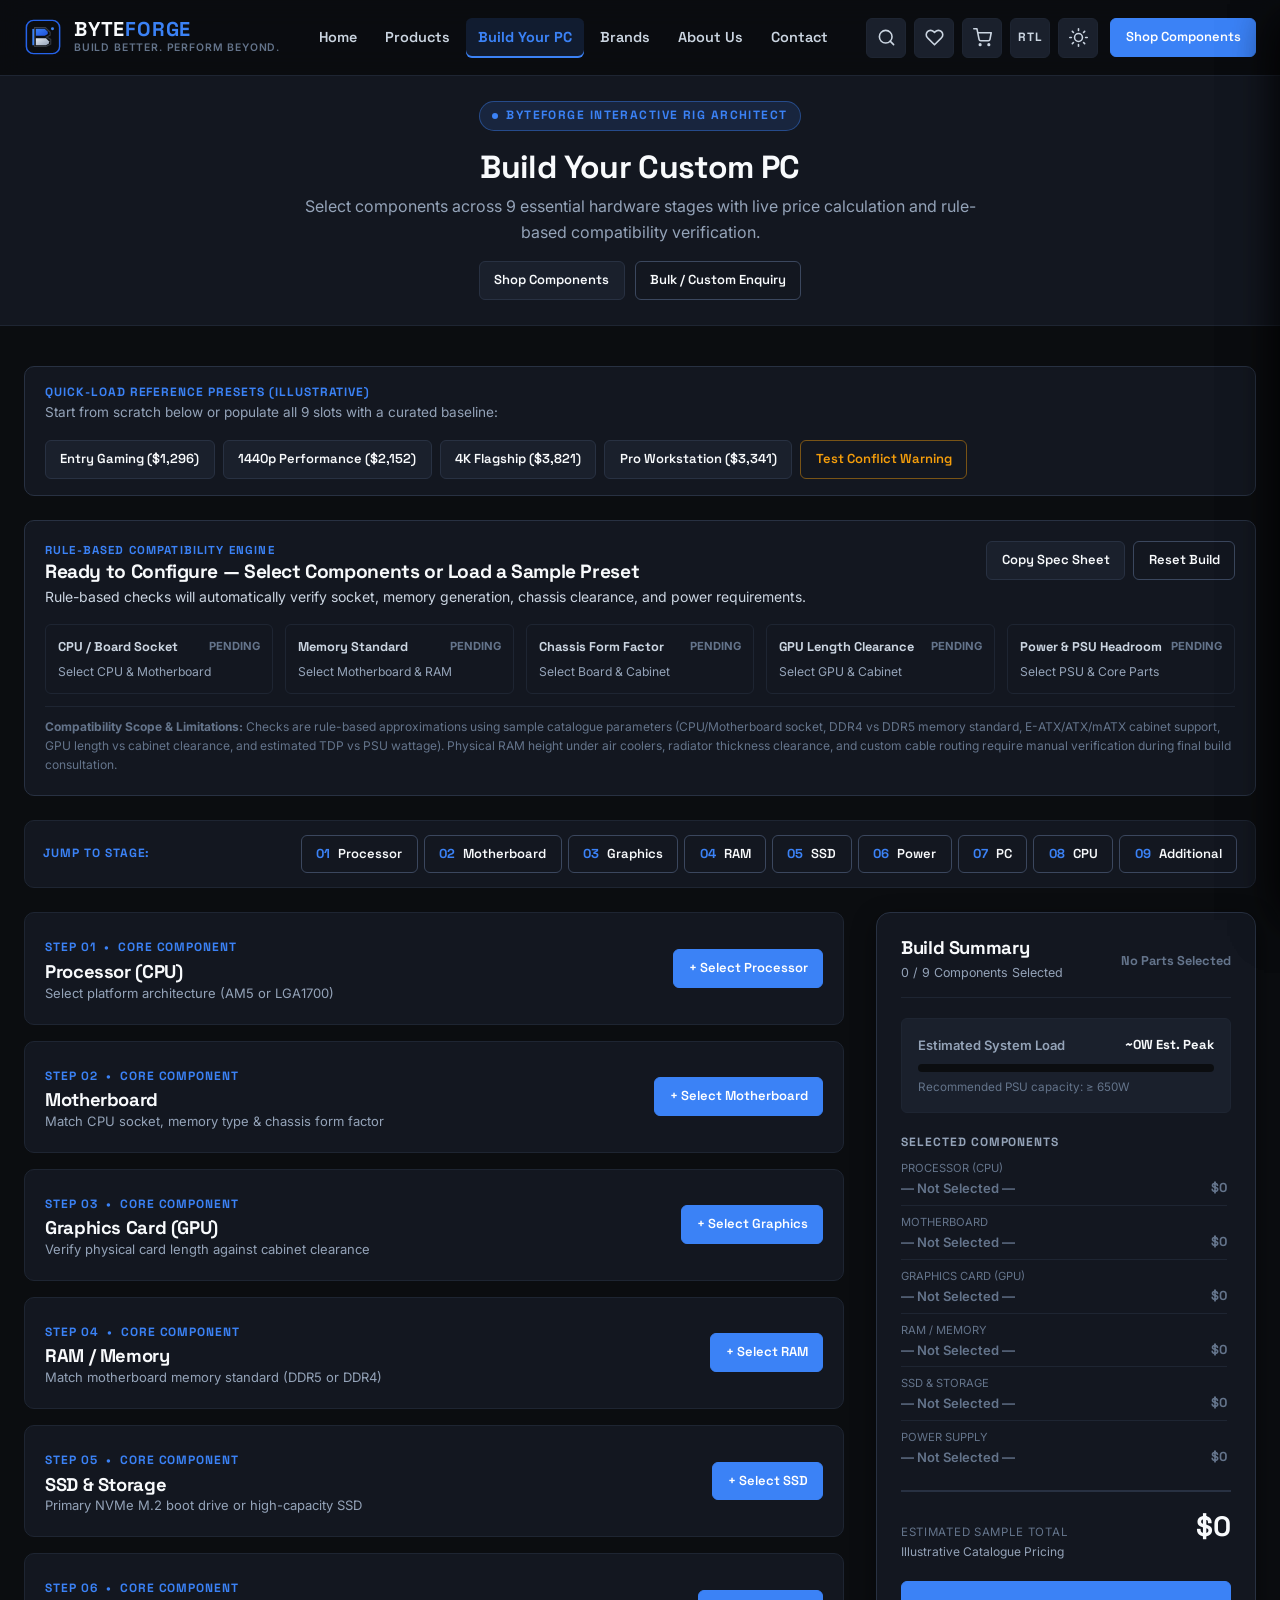
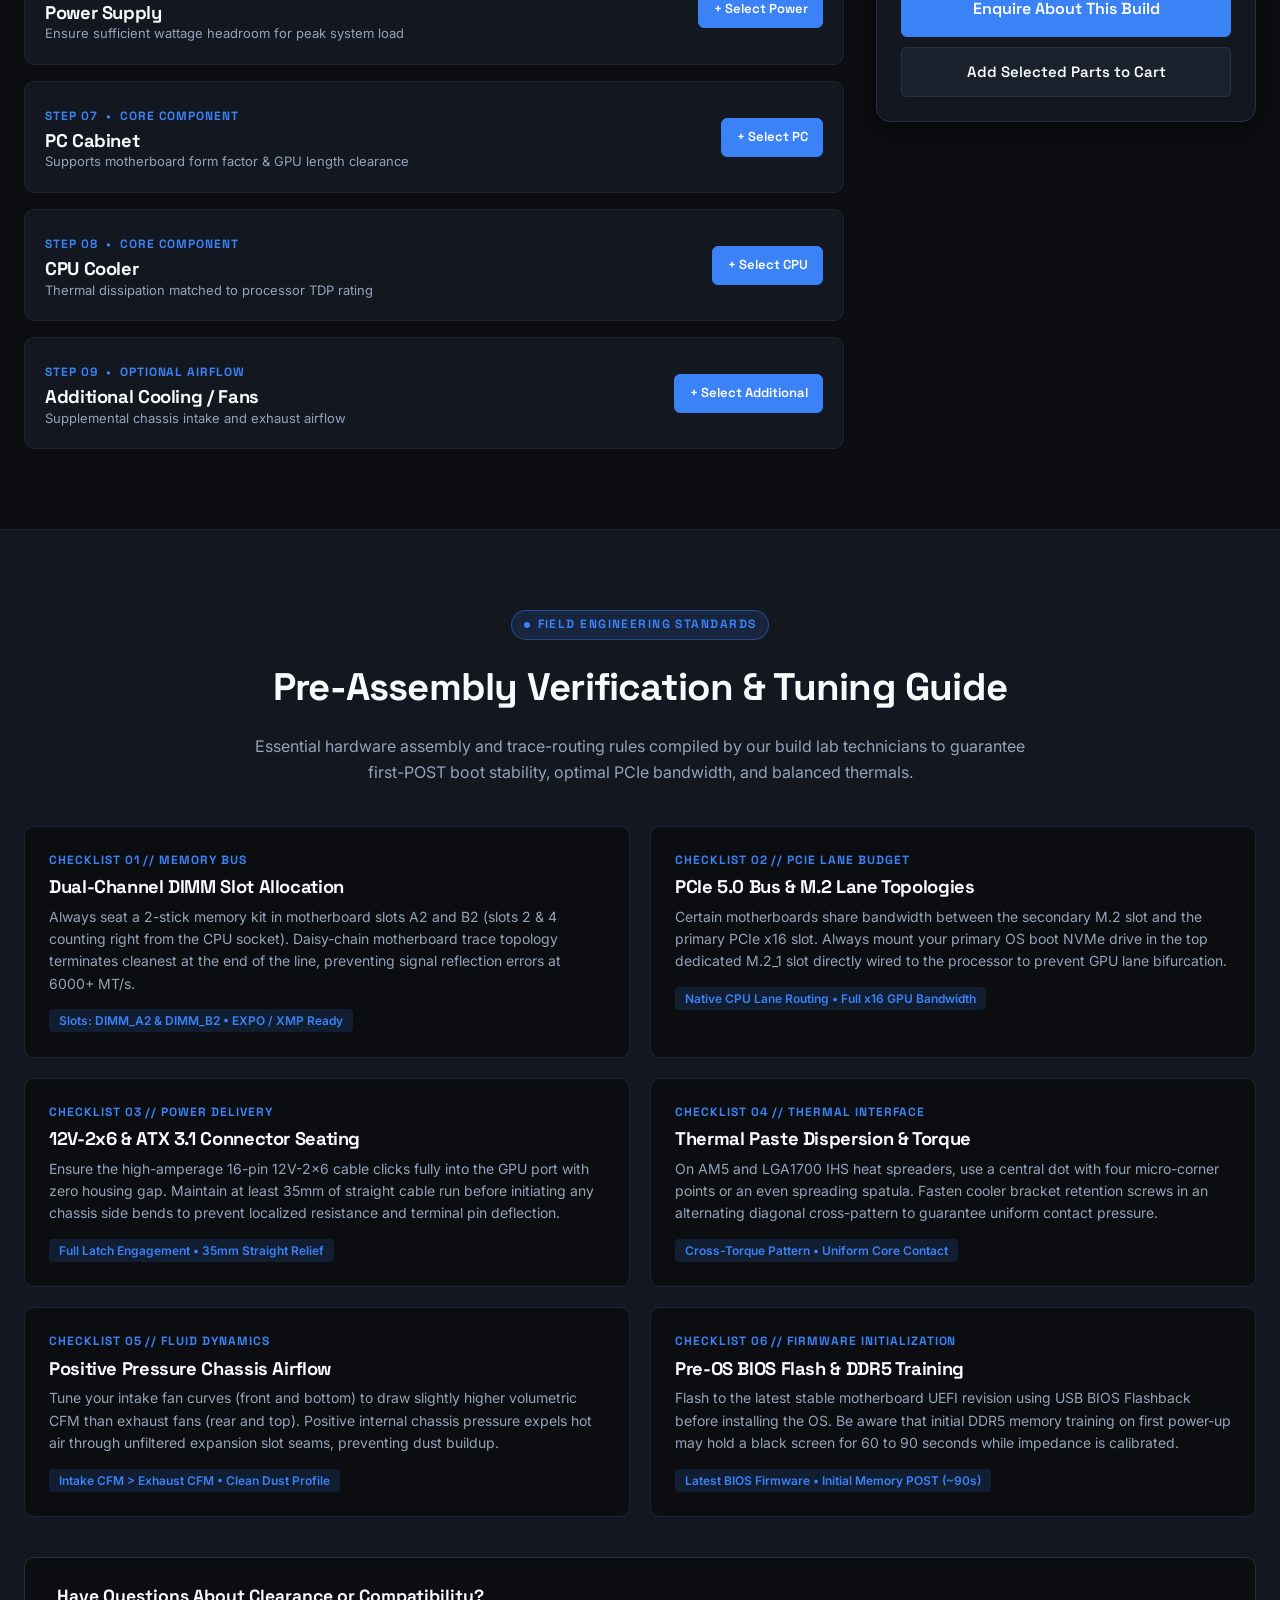
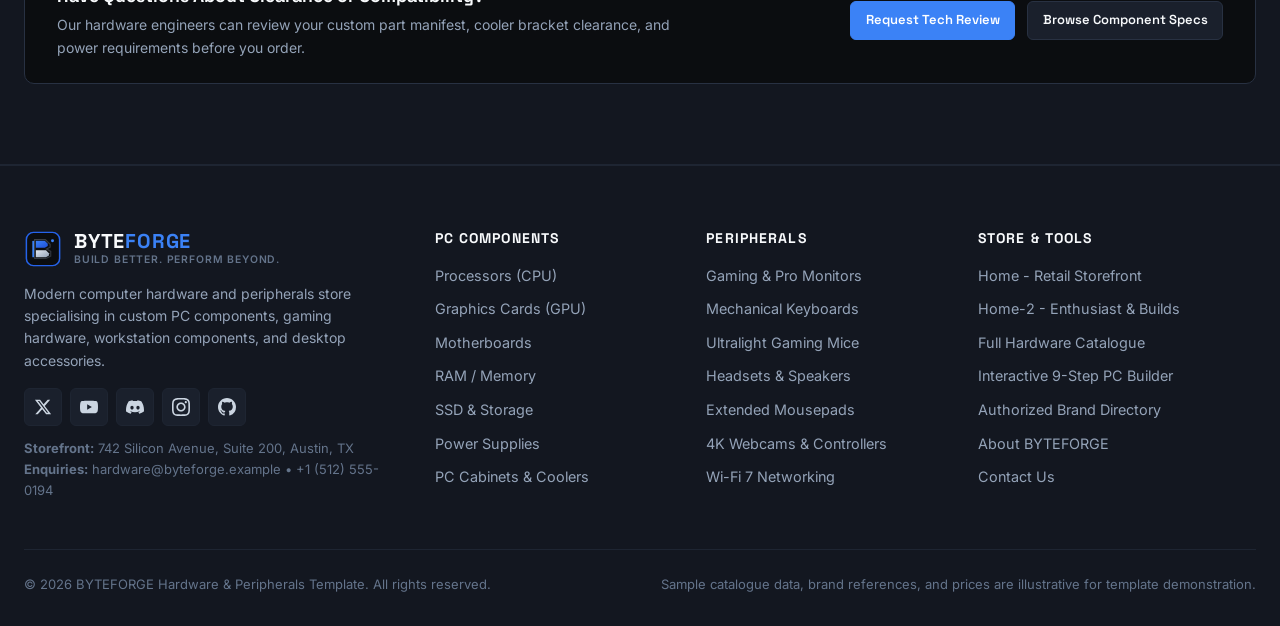
<file: build-your-pc.html>
<!DOCTYPE html>
<html lang="en" data-theme="dark">
<head>
  <meta charset="UTF-8">
  <meta name="viewport" content="width=device-width, initial-scale=1.0">
  <title>Build Your PC &mdash; Interactive 9-Step PC Configurator &amp; Compatibility Workbench | BYTEFORGE</title>
  <meta name="description" content="Configure your custom PC across 9 essential hardware steps with BYTEFORGE's interactive rule-based compatibility checker and live price estimator.">
  <link rel="icon" type="image/svg+xml" href="assets/icons/favicon.svg">
  <link rel="preconnect" href="https://fonts.googleapis.com">
  <link rel="preconnect" href="https://fonts.gstatic.com" crossorigin>
  <link href="https://fonts.googleapis.com/css2?family=Inter:wght@400;500;600;700&family=Space+Grotesk:wght@500;600;700&display=swap" rel="stylesheet">
  <link rel="stylesheet" href="css/variables.css">
  <link rel="stylesheet" href="css/main.css">
  <link rel="stylesheet" href="css/pages.css">
</head>
<body id="bf-pc-builder-page">

  <!-- ==================== MANDATORY STICKY NAVBAR ==================== -->
  <header class="site-header">
    <div class="container navbar-container">
      <a href="index.html" class="brand-logo" aria-label="BYTEFORGE Home">
        <img src="assets/icons/favicon.svg" alt="" class="brand-logo-mark" width="38" height="38">
        <div class="brand-logo-text">
          <span class="brand-name">BYTE<span>FORGE</span></span>
          <span class="brand-tagline-mini">Build Better. Perform Beyond.</span>
        </div>
      </a>

      <nav aria-label="Primary Shopping Navigation">
        <ul class="nav-menu">
          <li class="nav-item">
            <a href="index.html" class="nav-link" data-dropdown-toggle aria-expanded="false">
              Home
            </a>
            <div class="dropdown-panel dropdown-sm">
              <div class="dropdown-col-title">Homepage Layouts</div>
              <ul class="dropdown-list">
                <li>
                  <a href="index.html" class="dropdown-link">
                    <div>
                      <strong>Home - Hardware Retail</strong>
                      <span class="dropdown-link-desc">Product discovery &amp; catalogue shopping</span>
                    </div>
                  </a>
                </li>
                <li>
                  <a href="home-2.html" class="dropdown-link">
                    <div>
                      <strong>Home-2 - Custom PC &amp; Performance</strong>
                      <span class="dropdown-link-desc">Enthusiast rigs &amp; workload storytelling</span>
                    </div>
                  </a>
                </li>
              </ul>
            </div>
          </li>

          <li class="nav-item">
            <a href="products.html" class="nav-link" data-dropdown-toggle aria-expanded="false">
              Products
            </a>
            <div class="dropdown-panel dropdown-mega">
              <div class="dropdown-grid-2">
                <div>
                  <div class="dropdown-col-title">PC Components</div>
                  <ul class="dropdown-list">
                    <li><a href="products.html?category=processors" class="dropdown-link">Processors (CPU)</a></li>
                    <li><a href="products.html?category=graphics-cards" class="dropdown-link">Graphics Cards (GPU)</a></li>
                    <li><a href="products.html?category=motherboards" class="dropdown-link">Motherboards</a></li>
                    <li><a href="products.html?category=memory" class="dropdown-link">RAM / Memory</a></li>
                    <li><a href="products.html?category=storage" class="dropdown-link">SSD &amp; Storage</a></li>
                    <li><a href="products.html?category=power-supplies" class="dropdown-link">Power Supplies</a></li>
                    <li><a href="products.html?category=pc-cabinets" class="dropdown-link">PC Cabinets</a></li>
                    <li><a href="products.html?category=cpu-coolers" class="dropdown-link">CPU Coolers</a></li>
                    <li><a href="products.html?category=case-fans" class="dropdown-link">Case Fans</a></li>
                  </ul>
                </div>
                <div>
                  <div class="dropdown-col-title">Peripherals</div>
                  <ul class="dropdown-list">
                    <li><a href="products.html?category=monitors" class="dropdown-link">Monitors</a></li>
                    <li><a href="products.html?category=keyboards" class="dropdown-link">Keyboards</a></li>
                    <li><a href="products.html?category=gaming-mice" class="dropdown-link">Gaming Mice</a></li>
                    <li><a href="products.html?category=headsets-speakers" class="dropdown-link">Headsets &amp; Speakers</a></li>
                    <li><a href="products.html?category=mousepads" class="dropdown-link">Mousepads</a></li>
                    <li><a href="products.html?category=webcams" class="dropdown-link">Webcams</a></li>
                    <li><a href="products.html?category=controllers" class="dropdown-link">Controllers</a></li>
                    <li><a href="products.html?category=networking" class="dropdown-link">Networking Accessories</a></li>
                  </ul>
                </div>
              </div>
              <div class="dropdown-footer">
                <span style="font-size:0.8rem;color:var(--text-muted);">Explore 38+ illustrative hardware components &amp; peripherals</span>
                <a href="products.html" class="btn btn-primary btn-sm">All Products</a>
              </div>
            </div>
          </li>

          <li class="nav-item">
            <a href="build-your-pc.html" class="nav-link active">Build Your PC</a>
          </li>

          <li class="nav-item">
            <a href="brands.html" class="nav-link" data-dropdown-toggle aria-expanded="false">
              Brands
            </a>
            <div class="dropdown-panel dropdown-brands">
              <div class="dropdown-col-title">Sample Hardware Brand Directory</div>
              <div class="brands-dropdown-grid">
                <a href="products.html?brand=ASUS" class="brand-pill-link"><span class="brand-pill-name">ASUS</span><span class="brand-pill-meta">Boards, GPUs &amp; OLED</span></a>
                <a href="products.html?brand=MSI" class="brand-pill-link"><span class="brand-pill-name">MSI</span><span class="brand-pill-meta">GPUs, Boards &amp; PSUs</span></a>
                <a href="products.html?brand=Gigabyte" class="brand-pill-link"><span class="brand-pill-name">Gigabyte</span><span class="brand-pill-meta">AORUS &amp; WindForce</span></a>
                <a href="products.html?brand=Intel" class="brand-pill-link"><span class="brand-pill-name">Intel</span><span class="brand-pill-meta">LGA1700 Processors</span></a>
                <a href="products.html?brand=AMD" class="brand-pill-link"><span class="brand-pill-name">AMD</span><span class="brand-pill-meta">Ryzen AM5 &amp; Radeon</span></a>
                <a href="products.html?brand=NVIDIA" class="brand-pill-link"><span class="brand-pill-name">NVIDIA</span><span class="brand-pill-meta">RTX Graphics</span></a>
                <a href="products.html?brand=Corsair" class="brand-pill-link"><span class="brand-pill-name">Corsair</span><span class="brand-pill-meta">Memory, PSU &amp; Cases</span></a>
                <a href="products.html?brand=Kingston" class="brand-pill-link"><span class="brand-pill-name">Kingston</span><span class="brand-pill-meta">FURY DDR5 &amp; NVMe</span></a>
                <a href="products.html?brand=Samsung" class="brand-pill-link"><span class="brand-pill-name">Samsung</span><span class="brand-pill-meta">990 PRO &amp; EVO SSDs</span></a>
                <a href="products.html?brand=Logitech" class="brand-pill-link"><span class="brand-pill-name">Logitech</span><span class="brand-pill-meta">PRO Wireless Gear</span></a>
                <a href="products.html?brand=Razer" class="brand-pill-link"><span class="brand-pill-name">Razer</span><span class="brand-pill-meta">Optical &amp; Esports</span></a>
                <a href="products.html?brand=Cooler%20Master" class="brand-pill-link"><span class="brand-pill-name">Cooler Master</span><span class="brand-pill-meta">Cases &amp; Thermal</span></a>
              </div>
              <div class="dropdown-footer">
                <span style="font-size:0.75rem;color:var(--text-dim);">Sample manufacturer directory - illustrative catalogue data</span>
                <a href="brands.html" style="font-size:0.8rem;font-weight:600;color:var(--accent-primary);">View All Brands</a>
              </div>
            </div>
          </li>

          <li class="nav-item">
            <a href="about.html" class="nav-link">About Us</a>
          </li>

          <li class="nav-item">
            <a href="contact.html" class="nav-link">Contact</a>
          </li>
        </ul>
      </nav>

      <div class="nav-actions">
        <button type="button" class="icon-btn" data-action="open-search" aria-label="Search Products">
          <svg viewBox="0 0 24 24" aria-hidden="true"><circle cx="11" cy="11" r="8"></circle><line x1="21" y1="21" x2="16.65" y2="16.65"></line></svg>
        </button>

        <button type="button" class="icon-btn" data-action="open-wishlist" aria-label="Open Wishlist">
          <svg viewBox="0 0 24 24" aria-hidden="true"><path d="M20.84 4.61a5.5 5.5 0 0 0-7.78 0L12 5.67l-1.06-1.06a5.5 5.5 0 0 0-7.78 7.78l1.06 1.06L12 21.23l7.78-7.78 1.06-1.06a5.5 5.5 0 0 0 0-7.78z"></path></svg>
          <span class="badge-count" data-wishlist-count data-count="0">0</span>
        </button>

        <button type="button" class="icon-btn" data-action="open-cart" aria-label="Open Shopping Cart">
          <svg viewBox="0 0 24 24" aria-hidden="true"><circle cx="9" cy="21" r="1"></circle><circle cx="20" cy="21" r="1"></circle><path d="M1 1h4l2.68 13.39a2 2 0 0 0 2 1.61h9.72a2 2 0 0 0 2-1.61L23 6H6"></path></svg>
          <span class="badge-count" data-cart-count data-count="0">0</span>
        </button>

        <button type="button" class="icon-btn rtl-toggle-btn" data-action="toggle-rtl" aria-label="Toggle RTL Direction" title="Toggle RTL">RTL</button>

        <button type="button" class="icon-btn" data-action="toggle-theme" aria-label="Toggle Light/Dark Theme">
          <svg viewBox="0 0 24 24" aria-hidden="true"><circle cx="12" cy="12" r="5"></circle></svg>
        </button>

        <a href="products.html" class="btn btn-primary btn-sm nav-cta-btn">Shop Components</a>

        <button type="button" class="icon-btn mobile-menu-toggle" data-action="open-mobile-menu" aria-label="Open Navigation Menu" aria-expanded="false">
          <svg viewBox="0 0 24 24" aria-hidden="true"><line x1="3" y1="6" x2="21" y2="6"></line><line x1="3" y1="12" x2="21" y2="12"></line><line x1="3" y1="18" x2="21" y2="18"></line></svg>
        </button>
      </div>
    </div>
  </header>

  <!-- ==================== MOBILE NAVIGATION DRAWER ==================== -->
  <div class="mobile-nav-backdrop" id="bf-mobile-nav-backdrop"></div>
  <aside class="mobile-nav-drawer" id="bf-mobile-nav-drawer" aria-label="Mobile Navigation">
    <div class="mobile-nav-header">
      <a href="index.html" class="brand-logo">
        <img src="assets/icons/favicon.svg" alt="" class="brand-logo-mark" width="32" height="32">
        <span class="brand-name">BYTE<span>FORGE</span></span>
      </a>
      <button type="button" class="icon-btn" data-action="close-mobile-menu" aria-label="Close Navigation Menu">
        <svg viewBox="0 0 24 24"><line x1="18" y1="6" x2="6" y2="18"></line><line x1="6" y1="6" x2="18" y2="18"></line></svg>
      </button>
    </div>

    <!-- Quick action buttons moved inside mobile drawer -->
    <div class="mobile-nav-actions" aria-label="Quick Actions">
      <button type="button" class="icon-btn" data-action="open-search" aria-label="Search Products">
        <svg viewBox="0 0 24 24" aria-hidden="true"><circle cx="11" cy="11" r="8"></circle><line x1="21" y1="21" x2="16.65" y2="16.65"></line></svg>
      </button>
      <button type="button" class="icon-btn" data-action="open-wishlist" aria-label="Open Wishlist">
        <svg viewBox="0 0 24 24" aria-hidden="true"><path d="M20.84 4.61a5.5 5.5 0 0 0-7.78 0L12 5.67l-1.06-1.06a5.5 5.5 0 0 0-7.78 7.78l1.06 1.06L12 21.23l7.78-7.78 1.06-1.06a5.5 5.5 0 0 0 0-7.78z"></path></svg>
        <span class="badge-count" data-wishlist-count data-count="0">0</span>
      </button>
      <button type="button" class="icon-btn" data-action="open-cart" aria-label="Open Shopping Cart">
        <svg viewBox="0 0 24 24" aria-hidden="true"><circle cx="9" cy="21" r="1"></circle><circle cx="20" cy="21" r="1"></circle><path d="M1 1h4l2.68 13.39a2 2 0 0 0 2 1.61h9.72a2 2 0 0 0 2-1.61L23 6H6"></path></svg>
        <span class="badge-count" data-cart-count data-count="0">0</span>
      </button>
      <button type="button" class="icon-btn rtl-toggle-btn" data-action="toggle-rtl" aria-label="Toggle RTL Direction" title="Toggle RTL">RTL</button>
      <button type="button" class="icon-btn" data-action="toggle-theme" aria-label="Toggle Light/Dark Theme">
        <svg viewBox="0 0 24 24" aria-hidden="true"><circle cx="12" cy="12" r="5"></circle></svg>
      </button>
    </div>

    <div class="mobile-nav-body">
      <ul class="mobile-nav-list">
        <li class="mobile-nav-item">
          <button type="button" class="mobile-nav-row" data-mobile-accordion>
            <span>Home</span>
          </button>
          <div class="mobile-submenu">
            <a href="index.html" class="mobile-submenu-link">Home - Primary Retail Store</a>
            <a href="home-2.html" class="mobile-submenu-link">Home-2 - Custom PC &amp; Enthusiast</a>
          </div>
        </li>
        <li class="mobile-nav-item">
          <button type="button" class="mobile-nav-row" data-mobile-accordion>
            <span>Products</span>
          </button>
          <div class="mobile-submenu">
            <a href="products.html" class="mobile-submenu-link"><strong>All Products Catalogue</strong></a>
            <div class="mobile-submenu-group-title">PC Components</div>
            <a href="products.html?category=processors" class="mobile-submenu-link">Processors (CPU)</a>
            <a href="products.html?category=graphics-cards" class="mobile-submenu-link">Graphics Cards (GPU)</a>
            <a href="products.html?category=motherboards" class="mobile-submenu-link">Motherboards</a>
            <a href="products.html?category=memory" class="mobile-submenu-link">RAM / Memory</a>
            <a href="products.html?category=storage" class="mobile-submenu-link">SSD &amp; Storage</a>
            <a href="products.html?category=power-supplies" class="mobile-submenu-link">Power Supplies</a>
            <a href="products.html?category=pc-cabinets" class="mobile-submenu-link">PC Cabinets</a>
            <a href="products.html?category=cpu-coolers" class="mobile-submenu-link">CPU Coolers</a>
            <a href="products.html?category=case-fans" class="mobile-submenu-link">Case Fans</a>
            <div class="mobile-submenu-group-title">Peripherals</div>
            <a href="products.html?category=monitors" class="mobile-submenu-link">Monitors</a>
            <a href="products.html?category=keyboards" class="mobile-submenu-link">Keyboards</a>
            <a href="products.html?category=gaming-mice" class="mobile-submenu-link">Gaming Mice</a>
            <a href="products.html?category=headsets-speakers" class="mobile-submenu-link">Headsets &amp; Speakers</a>
            <a href="products.html?category=mousepads" class="mobile-submenu-link">Mousepads</a>
            <a href="products.html?category=webcams" class="mobile-submenu-link">Webcams</a>
            <a href="products.html?category=controllers" class="mobile-submenu-link">Controllers</a>
            <a href="products.html?category=networking" class="mobile-submenu-link">Networking Accessories</a>
          </div>
        </li>
        <li class="mobile-nav-item">
          <a href="build-your-pc.html" class="mobile-nav-row">Build Your PC</a>
        </li>
        <li class="mobile-nav-item">
          <button type="button" class="mobile-nav-row" data-mobile-accordion>
            <span>Brands</span>
          </button>
          <div class="mobile-submenu">
            <a href="brands.html" class="mobile-submenu-link"><strong>All Brands Directory</strong></a>
            <a href="products.html?brand=ASUS" class="mobile-submenu-link">ASUS</a>
            <a href="products.html?brand=MSI" class="mobile-submenu-link">MSI</a>
            <a href="products.html?brand=Gigabyte" class="mobile-submenu-link">Gigabyte</a>
            <a href="products.html?brand=Intel" class="mobile-submenu-link">Intel</a>
            <a href="products.html?brand=AMD" class="mobile-submenu-link">AMD</a>
            <a href="products.html?brand=NVIDIA" class="mobile-submenu-link">NVIDIA</a>
            <a href="products.html?brand=Corsair" class="mobile-submenu-link">Corsair</a>
            <a href="products.html?brand=Kingston" class="mobile-submenu-link">Kingston</a>
            <a href="products.html?brand=Samsung" class="mobile-submenu-link">Samsung</a>
            <a href="products.html?brand=Logitech" class="mobile-submenu-link">Logitech</a>
            <a href="products.html?brand=Razer" class="mobile-submenu-link">Razer</a>
            <a href="products.html?brand=Cooler%20Master" class="mobile-submenu-link">Cooler Master</a>
          </div>
        </li>
        <li class="mobile-nav-item">
          <a href="about.html" class="mobile-nav-row">About Us</a>
        </li>
        <li class="mobile-nav-item">
          <a href="contact.html" class="mobile-nav-row">Contact</a>
        </li>
      </ul>
    </div>
    <div class="mobile-nav-footer">
      <a href="products.html" class="btn btn-primary btn-block">Shop Components</a>
      <a href="build-your-pc.html" class="btn btn-secondary btn-block">Configure Custom PC</a>
    </div>
  </aside>

  <!-- ==================== MAIN PC BUILDER WORKBENCH ==================== -->
  <main>

    <!-- Compact Centered Hero Header (Uniform Height with other inner pages) -->
    <section class="page-hero-compact">
      <div class="container">
        <div>
          <span class="eyebrow">BYTEFORGE Interactive Rig Architect</span>
          <h1 class="section-title" style="margin-bottom:6px;">Build Your Custom PC</h1>
          <p class="section-subtitle">Select components across 9 essential hardware stages with live price calculation and rule-based compatibility verification.</p>
          <div style="display:flex;gap:10px;flex-wrap:wrap;justify-content:center;margin-top:var(--space-4);">
            <a href="products.html" class="btn btn-secondary btn-sm">Shop Components</a>
            <a href="contact.html#enquiry-form" class="btn btn-outline btn-sm">Bulk / Custom Enquiry</a>
          </div>
        </div>
      </div>
    </section>

    <section class="section" style="padding-top:var(--space-10);">
      <div class="container">

        <!-- Preset Quick-Loader & Utility Bar -->
        <div class="builder-preset-bar">
          <div>
            <div style="font-family:var(--font-heading);font-size:0.75rem;font-weight:700;text-transform:uppercase;letter-spacing:0.08em;color:var(--accent-primary);">Quick-Load Reference Presets (Illustrative)</div>
            <div style="font-size:0.85rem;color:var(--text-muted);">Start from scratch below or populate all 9 slots with a curated baseline:</div>
          </div>

          <div class="preset-buttons-wrap">
            <button type="button" class="btn btn-secondary btn-sm" data-load-preset="entry-gaming">Entry Gaming ($1,296)</button>
            <button type="button" class="btn btn-secondary btn-sm" data-load-preset="performance-gaming">1440p Performance ($2,152)</button>
            <button type="button" class="btn btn-secondary btn-sm" data-load-preset="highend-gaming">4K Flagship ($3,821)</button>
            <button type="button" class="btn btn-secondary btn-sm" data-load-preset="workstation">Pro Workstation ($3,341)</button>
            <button type="button" class="btn btn-outline btn-sm" data-load-preset="conflict-demo" style="border-color:rgba(245,158,11,0.45);color:var(--status-warning);">Test Conflict Warning</button>
          </div>
        </div>

        <!-- Compatibility Guidance Diagnostic Banner -->
        <div class="compatibility-banner" id="bf-compat-banner" role="region" aria-label="Compatibility Guidance Status">
          <div style="display:flex;flex-wrap:wrap;justify-content:space-between;align-items:flex-start;gap:12px;">
            <div>
              <div style="font-family:var(--font-heading);font-size:0.72rem;font-weight:700;text-transform:uppercase;letter-spacing:0.1em;color:var(--accent-primary);margin-bottom:2px;">Rule-Based Compatibility Engine</div>
              <h2 style="font-size:1.2rem;" id="bf-compat-headline">Ready to Configure</h2>
              <p style="font-size:0.875rem;color:var(--text-secondary);margin-top:2px;" id="bf-compat-subtext">Select components below to run automatic compatibility checks.</p>
            </div>
            <div style="display:flex;gap:8px;flex-wrap:wrap;">
              <button type="button" class="btn btn-secondary btn-sm" id="bf-share-build-btn">Copy Spec Sheet</button>
              <button type="button" class="btn btn-outline btn-sm" id="bf-reset-build-btn">Reset Build</button>
            </div>
          </div>

          <!-- Dynamic Conflict / Warning Alerts -->
          <div id="bf-compat-messages"></div>

          <!-- 5 Rule Status Pills -->
          <div class="compat-checks-grid" id="bf-compat-checks-grid"></div>

          <div style="margin-top:12px;padding-top:10px;border-top:1px solid var(--border-subtle);font-size:0.75rem;color:var(--text-dim);">
            <strong>Compatibility Scope &amp; Limitations:</strong> Checks are rule-based approximations using sample catalogue parameters (CPU/Motherboard socket, DDR4 vs DDR5 memory standard, E-ATX/ATX/mATX cabinet support, GPU length vs cabinet clearance, and estimated TDP vs PSU wattage). Physical RAM height under air coolers, radiator thickness clearance, and custom cable routing require manual verification during final build consultation.
          </div>
        </div>

        <!-- 9-Stage Quick Jump Bar -->
        <div style="margin:var(--space-6) 0 var(--space-6);display:flex;align-items:center;justify-content:space-between;flex-wrap:wrap;gap:10px;background:var(--bg-secondary);padding:14px 18px;border-radius:var(--radius-md);border:1px solid var(--border-subtle);">
          <span style="font-size:0.75rem;font-family:var(--font-heading);font-weight:700;text-transform:uppercase;letter-spacing:0.08em;color:var(--accent-primary);">Jump to Stage:</span>
          <div id="bf-builder-step-nav" style="display:flex;flex-wrap:wrap;gap:6px;"></div>
        </div>

        <!-- 2-Column Workbench -->
        <div class="builder-workbench">

          <!-- Left: 9 Component Selection Slots -->
          <div class="builder-steps-list" id="bf-builder-steps-list">
<section class="builder-slot-card" id="slot-cpu"><div class="slot-header-row"><div><div class="slot-step-badge"><span>Step 01</span><span>|</span><span>Core Component</span></div><h3 style="font-size:1.15rem;margin-top:2px;">Processor (CPU)</h3><p style="font-size:0.8125rem;color:var(--text-muted);">Select platform architecture (AM5 or LGA1700)</p></div><div><button type="button" class="btn btn-primary btn-sm" data-open-picker="cpu">+ Select Processor</button></div></div></section>
<section class="builder-slot-card" id="slot-motherboard"><div class="slot-header-row"><div><div class="slot-step-badge"><span>Step 02</span><span>|</span><span>Core Component</span></div><h3 style="font-size:1.15rem;margin-top:2px;">Motherboard</h3><p style="font-size:0.8125rem;color:var(--text-muted);">Match CPU socket, memory type &amp; chassis form factor</p></div><div><button type="button" class="btn btn-primary btn-sm" data-open-picker="motherboard">+ Select Motherboard</button></div></div></section>
<section class="builder-slot-card" id="slot-gpu"><div class="slot-header-row"><div><div class="slot-step-badge"><span>Step 03</span><span>|</span><span>Core Component</span></div><h3 style="font-size:1.15rem;margin-top:2px;">Graphics Card (GPU)</h3><p style="font-size:0.8125rem;color:var(--text-muted);">Verify physical card length against cabinet clearance</p></div><div><button type="button" class="btn btn-primary btn-sm" data-open-picker="gpu">+ Select Graphics</button></div></div></section>
<section class="builder-slot-card" id="slot-ram"><div class="slot-header-row"><div><div class="slot-step-badge"><span>Step 04</span><span>|</span><span>Core Component</span></div><h3 style="font-size:1.15rem;margin-top:2px;">RAM / Memory</h3><p style="font-size:0.8125rem;color:var(--text-muted);">Match motherboard memory standard (DDR5 or DDR4)</p></div><div><button type="button" class="btn btn-primary btn-sm" data-open-picker="ram">+ Select RAM</button></div></div></section>
<section class="builder-slot-card" id="slot-storage"><div class="slot-header-row"><div><div class="slot-step-badge"><span>Step 05</span><span>|</span><span>Core Component</span></div><h3 style="font-size:1.15rem;margin-top:2px;">SSD &amp; Storage</h3><p style="font-size:0.8125rem;color:var(--text-muted);">Primary NVMe M.2 boot drive or high-capacity SSD</p></div><div><button type="button" class="btn btn-primary btn-sm" data-open-picker="storage">+ Select Storage</button></div></div></section>
<section class="builder-slot-card" id="slot-psu"><div class="slot-header-row"><div><div class="slot-step-badge"><span>Step 06</span><span>|</span><span>Core Component</span></div><h3 style="font-size:1.15rem;margin-top:2px;">Power Supply</h3><p style="font-size:0.8125rem;color:var(--text-muted);">Ensure sufficient wattage headroom for peak system load</p></div><div><button type="button" class="btn btn-primary btn-sm" data-open-picker="psu">+ Select Power</button></div></div></section>
<section class="builder-slot-card" id="slot-cabinet"><div class="slot-header-row"><div><div class="slot-step-badge"><span>Step 07</span><span>|</span><span>Core Component</span></div><h3 style="font-size:1.15rem;margin-top:2px;">PC Cabinet</h3><p style="font-size:0.8125rem;color:var(--text-muted);">Supports motherboard form factor &amp; GPU length clearance</p></div><div><button type="button" class="btn btn-primary btn-sm" data-open-picker="cabinet">+ Select Cabinet</button></div></div></section>
<section class="builder-slot-card" id="slot-cooler"><div class="slot-header-row"><div><div class="slot-step-badge"><span>Step 08</span><span>|</span><span>Core Component</span></div><h3 style="font-size:1.15rem;margin-top:2px;">CPU Cooler</h3><p style="font-size:0.8125rem;color:var(--text-muted);">Thermal dissipation matched to processor TDP rating</p></div><div><button type="button" class="btn btn-primary btn-sm" data-open-picker="cooler">+ Select Cooler</button></div></div></section>
<section class="builder-slot-card" id="slot-fans"><div class="slot-header-row"><div><div class="slot-step-badge"><span>Step 09</span><span>|</span><span>Optional Airflow</span></div><h3 style="font-size:1.15rem;margin-top:2px;">Additional Cooling / Fans</h3><p style="font-size:0.8125rem;color:var(--text-muted);">Supplemental chassis intake and exhaust airflow</p></div><div><button type="button" class="btn btn-primary btn-sm" data-open-picker="fans">+ Select Fans</button></div></div></section>
</div>

          <!-- Right: Sticky Build Summary Panel -->
          <aside class="builder-summary-panel" aria-label="Selected Build Summary">
            <div style="display:flex;justify-content:space-between;align-items:center;padding-bottom:12px;border-bottom:1px solid var(--border-subtle);">
              <div>
                <h2 style="font-size:1.15rem;">Build Summary</h2>
                <span id="bf-summary-count" style="font-size:0.78rem;color:var(--text-muted);">0 / 9 Components Selected</span>
              </div>
              <span id="bf-summary-compat-badge" style="font-family:var(--font-heading);font-size:0.8rem;font-weight:700;">&mdash;</span>
            </div>

            <!-- Estimated Power Requirement Meter -->
            <div class="wattage-meter-box">
              <div style="display:flex;justify-content:space-between;align-items:center;font-size:0.8125rem;">
                <span style="color:var(--text-muted);font-weight:600;">Estimated System Load</span>
                <strong id="bf-wattage-value" style="font-family:var(--font-heading);color:var(--text-primary);">~0W Est. Peak</strong>
              </div>
              <div class="wattage-bar-track">
                <div class="wattage-bar-fill" id="bf-wattage-bar" style="width:0%;"></div>
              </div>
              <div id="bf-wattage-note" style="font-size:0.73rem;color:var(--text-dim);margin-top:6px;">Select components to estimate wattage</div>
            </div>

            <!-- Component-by-Component Manifest -->
            <div>
              <div style="font-family:var(--font-heading);font-size:0.75rem;font-weight:700;text-transform:uppercase;letter-spacing:0.08em;color:var(--text-muted);margin-bottom:8px;">Selected Components</div>
              <div class="summary-manifest-list" id="bf-summary-manifest"></div>
            </div>

            <!-- Running Total -->
            <div style="padding-top:12px;border-top:2px solid var(--border-default);display:flex;justify-content:space-between;align-items:baseline;">
              <div>
                <div style="font-size:0.72rem;color:var(--text-dim);text-transform:uppercase;letter-spacing:0.06em;">Estimated Sample Total</div>
                <div style="font-size:0.75rem;color:var(--text-muted);">Illustrative Catalogue Pricing</div>
              </div>
              <div id="bf-summary-total" style="font-family:var(--font-heading);font-size:1.75rem;font-weight:700;color:var(--text-primary);">$0</div>
            </div>

            <!-- Primary Build Actions -->
            <div style="display:flex;flex-direction:column;gap:10px;">
              <button type="button" class="btn btn-primary btn-block btn-lg" id="bf-enquire-build-btn">Enquire About This Build</button>
              <button type="button" class="btn btn-secondary btn-block" id="bf-add-build-cart-btn">Add Selected Parts to Cart</button>
            </div>
          </aside>

        </div>

      </div>
    </section>

    <!-- Pre-Assembly Technical Verification & Optimization Guide -->
    <section class="section" style="background:var(--bg-secondary);border-top:1px solid var(--border-subtle);border-bottom:1px solid var(--border-subtle);">
      <div class="container">
        
        <div class="section-header section-header-center" style="display:flex;flex-direction:column;align-items:center;justify-content:center;text-align:center;max-width:780px;margin:0 auto var(--space-10);">
          <span class="eyebrow" style="display:inline-flex;margin:0 auto var(--space-2);align-self:center;">Field Engineering Standards</span>
          <h2 class="section-title" style="text-align:center;width:100%;">Pre-Assembly Verification &amp; Tuning Guide</h2>
          <p class="section-subtitle" style="margin:0 auto;text-align:center;">
            Essential hardware assembly and trace-routing rules compiled by our build lab technicians to guarantee first-POST boot stability, optimal PCIe bandwidth, and balanced thermals.
          </p>
        </div>

        <!-- 6 Technical Checklist Cards: 2 per row on tab/1024px -->
        <div class="about-values-grid" style="display:grid;grid-template-columns:repeat(2,minmax(0,1fr));gap:20px;margin-bottom:var(--space-10);">
          
          <div style="background:var(--bg-primary);border:1px solid var(--border-subtle);border-radius:var(--radius-md);padding:24px;">
            <div style="font-family:var(--font-heading);font-size:0.75rem;font-weight:700;text-transform:uppercase;letter-spacing:0.08em;color:var(--accent-primary);margin-bottom:6px;">Checklist 01 // Memory Bus</div>
            <h3 style="font-size:1.15rem;margin-bottom:8px;">Dual-Channel DIMM Slot Allocation</h3>
            <p style="font-size:0.875rem;color:var(--text-muted);line-height:1.6;margin-bottom:12px;">
              Always seat a 2-stick memory kit in motherboard slots A2 and B2 (slots 2 &amp; 4 counting right from the CPU socket). Daisy-chain motherboard trace topology terminates cleanest at the end of the line, preventing signal reflection errors at 6000+ MT/s.
            </p>
            <span style="font-size:0.75rem;color:var(--accent-primary);background:var(--accent-soft);padding:4px 10px;border-radius:4px;font-weight:600;">Slots: DIMM_A2 &amp; DIMM_B2 &bull; EXPO / XMP Ready</span>
          </div>

          <div style="background:var(--bg-primary);border:1px solid var(--border-subtle);border-radius:var(--radius-md);padding:24px;">
            <div style="font-family:var(--font-heading);font-size:0.75rem;font-weight:700;text-transform:uppercase;letter-spacing:0.08em;color:var(--accent-primary);margin-bottom:6px;">Checklist 02 // PCIe Lane Budget</div>
            <h3 style="font-size:1.15rem;margin-bottom:8px;">PCIe 5.0 Bus &amp; M.2 Lane Topologies</h3>
            <p style="font-size:0.875rem;color:var(--text-muted);line-height:1.6;margin-bottom:12px;">
              Certain motherboards share bandwidth between the secondary M.2 slot and the primary PCIe x16 slot. Always mount your primary OS boot NVMe drive in the top dedicated M.2_1 slot directly wired to the processor to prevent GPU lane bifurcation.
            </p>
            <span style="font-size:0.75rem;color:var(--accent-primary);background:var(--accent-soft);padding:4px 10px;border-radius:4px;font-weight:600;">Native CPU Lane Routing &bull; Full x16 GPU Bandwidth</span>
          </div>

          <div style="background:var(--bg-primary);border:1px solid var(--border-subtle);border-radius:var(--radius-md);padding:24px;">
            <div style="font-family:var(--font-heading);font-size:0.75rem;font-weight:700;text-transform:uppercase;letter-spacing:0.08em;color:var(--accent-primary);margin-bottom:6px;">Checklist 03 // Power Delivery</div>
            <h3 style="font-size:1.15rem;margin-bottom:8px;">12V-2x6 &amp; ATX 3.1 Connector Seating</h3>
            <p style="font-size:0.875rem;color:var(--text-muted);line-height:1.6;margin-bottom:12px;">
              Ensure the high-amperage 16-pin 12V-2x6 cable clicks fully into the GPU port with zero housing gap. Maintain at least 35mm of straight cable run before initiating any chassis side bends to prevent localized resistance and terminal pin deflection.
            </p>
            <span style="font-size:0.75rem;color:var(--accent-primary);background:var(--accent-soft);padding:4px 10px;border-radius:4px;font-weight:600;">Full Latch Engagement &bull; 35mm Straight Relief</span>
          </div>

          <div style="background:var(--bg-primary);border:1px solid var(--border-subtle);border-radius:var(--radius-md);padding:24px;">
            <div style="font-family:var(--font-heading);font-size:0.75rem;font-weight:700;text-transform:uppercase;letter-spacing:0.08em;color:var(--accent-primary);margin-bottom:6px;">Checklist 04 // Thermal Interface</div>
            <h3 style="font-size:1.15rem;margin-bottom:8px;">Thermal Paste Dispersion &amp; Torque</h3>
            <p style="font-size:0.875rem;color:var(--text-muted);line-height:1.6;margin-bottom:12px;">
              On AM5 and LGA1700 IHS heat spreaders, use a central dot with four micro-corner points or an even spreading spatula. Fasten cooler bracket retention screws in an alternating diagonal cross-pattern to guarantee uniform contact pressure.
            </p>
            <span style="font-size:0.75rem;color:var(--accent-primary);background:var(--accent-soft);padding:4px 10px;border-radius:4px;font-weight:600;">Cross-Torque Pattern &bull; Uniform Core Contact</span>
          </div>

          <div style="background:var(--bg-primary);border:1px solid var(--border-subtle);border-radius:var(--radius-md);padding:24px;">
            <div style="font-family:var(--font-heading);font-size:0.75rem;font-weight:700;text-transform:uppercase;letter-spacing:0.08em;color:var(--accent-primary);margin-bottom:6px;">Checklist 05 // Fluid Dynamics</div>
            <h3 style="font-size:1.15rem;margin-bottom:8px;">Positive Pressure Chassis Airflow</h3>
            <p style="font-size:0.875rem;color:var(--text-muted);line-height:1.6;margin-bottom:12px;">
              Tune your intake fan curves (front and bottom) to draw slightly higher volumetric CFM than exhaust fans (rear and top). Positive internal chassis pressure expels hot air through unfiltered expansion slot seams, preventing dust buildup.
            </p>
            <span style="font-size:0.75rem;color:var(--accent-primary);background:var(--accent-soft);padding:4px 10px;border-radius:4px;font-weight:600;">Intake CFM &gt; Exhaust CFM &bull; Clean Dust Profile</span>
          </div>

          <div style="background:var(--bg-primary);border:1px solid var(--border-subtle);border-radius:var(--radius-md);padding:24px;">
            <div style="font-family:var(--font-heading);font-size:0.75rem;font-weight:700;text-transform:uppercase;letter-spacing:0.08em;color:var(--accent-primary);margin-bottom:6px;">Checklist 06 // Firmware Initialization</div>
            <h3 style="font-size:1.15rem;margin-bottom:8px;">Pre-OS BIOS Flash &amp; DDR5 Training</h3>
            <p style="font-size:0.875rem;color:var(--text-muted);line-height:1.6;margin-bottom:12px;">
              Flash to the latest stable motherboard UEFI revision using USB BIOS Flashback before installing the OS. Be aware that initial DDR5 memory training on first power-up may hold a black screen for 60 to 90 seconds while impedance is calibrated.
            </p>
            <span style="font-size:0.75rem;color:var(--accent-primary);background:var(--accent-soft);padding:4px 10px;border-radius:4px;font-weight:600;">Latest BIOS Firmware &bull; Initial Memory POST (~90s)</span>
          </div>

        </div>

        <!-- Assembly Consultation Callout -->
        <div style="background:var(--bg-primary);border:1px solid var(--border-default);border-radius:var(--radius-md);padding:var(--space-6) var(--space-8);display:flex;flex-wrap:wrap;align-items:center;justify-content:space-between;gap:var(--space-4);">
          <div style="max-width:620px;">
            <div style="font-family:var(--font-heading);font-size:1.1rem;font-weight:700;margin-bottom:4px;">Have Questions About Clearance or Compatibility?</div>
            <div style="font-size:0.875rem;color:var(--text-muted);">Our hardware engineers can review your custom part manifest, cooler bracket clearance, and power requirements before you order.</div>
          </div>
          <div style="display:flex;gap:12px;flex-wrap:wrap;">
            <a href="contact.html?enquiry=custom-build#enquiry-form" class="btn btn-primary btn-sm">Request Tech Review</a>
            <a href="products.html" class="btn btn-secondary btn-sm">Browse Component Specs</a>
          </div>
        </div>

      </div>
    </section>

  </main>

  <!-- ==================== SITE FOOTER ==================== -->
  <footer class="site-footer">
    <div class="container">
      <div class="footer-grid">
        <div>
          <a href="index.html" class="brand-logo" style="margin-bottom:14px;">
            <img src="assets/icons/favicon.svg" alt="" class="brand-logo-mark" width="36" height="36">
            <div class="brand-logo-text">
              <span class="brand-name">BYTE<span>FORGE</span></span>
              <span class="brand-tagline-mini">Build Better. Perform Beyond.</span>
            </div>
          </a>
          <p style="font-size:0.875rem;color:var(--text-muted);margin-bottom:16px;max-width:340px;">
            Modern computer hardware and peripherals store specialising in custom PC components, gaming hardware, workstation components, and desktop accessories.
          </p>
          <div class="footer-socials" aria-label="Social Media Channels">
            <a href="https://x.com" target="_blank" rel="noopener noreferrer" class="footer-social-icon" aria-label="X (Twitter)" title="X (Twitter)">
              <svg viewBox="0 0 24 24" aria-hidden="true"><path d="M18.244 2.25h3.308l-7.227 8.26 8.502 11.24H16.17l-5.214-6.817L4.99 21.75H1.68l7.73-8.835L1.254 2.25H8.08l4.713 6.231zm-1.161 17.52h1.833L7.084 4.126H5.117z"/></svg>
            </a>
            <a href="https://youtube.com" target="_blank" rel="noopener noreferrer" class="footer-social-icon" aria-label="YouTube" title="YouTube">
              <svg viewBox="0 0 24 24" aria-hidden="true"><path d="M23.498 6.186a3.016 3.016 0 0 0-2.122-2.136C19.505 3.545 12 3.545 12 3.545s-7.505 0-9.377.505A3.017 3.017 0 0 0 .502 6.186C0 8.07 0 12 0 12s0 3.93.502 5.814a3.016 3.016 0 0 0 2.122 2.136c1.871.505 9.376.505 9.376.505s7.505 0 9.377-.505a3.015 3.015 0 0 0 2.122-2.136C24 15.93 24 12 24 12s0-3.93-.502-5.814zM9.545 15.568V8.432L15.818 12l-6.273 3.568z"/></svg>
            </a>
            <a href="https://discord.com" target="_blank" rel="noopener noreferrer" class="footer-social-icon" aria-label="Discord" title="Discord Community">
              <svg viewBox="0 0 24 24" aria-hidden="true"><path d="M20.317 4.37a19.791 19.791 0 0 0-4.885-1.515.074.074 0 0 0-.079.037c-.21.375-.444.864-.608 1.25a18.27 18.27 0 0 0-5.487 0 12.64 12.64 0 0 0-.617-1.25.077.077 0 0 0-.079-.037A19.736 19.736 0 0 0 3.677 4.37a.07.07 0 0 0-.032.027C.533 9.046-.32 13.58.099 18.057a.082.082 0 0 0 .031.057 19.9 19.9 0 0 0 5.993 3.03.078.078 0 0 0 .084-.028c.462-.63.874-1.295 1.226-1.994.021-.041.001-.09-.041-.106a13.107 13.107 0 0 1-1.872-.892.077.077 0 0 1-.008-.128 10.2 10.2 0 0 0 .372-.292.074.074 0 0 1 .077-.01c3.929 1.793 8.18 1.793 12.061 0a.074.074 0 0 1 .078.01c.12.098.246.198.373.292a.077.077 0 0 1-.006.127 12.299 12.299 0 0 1-1.873.894.077.077 0 0 0-.041.107c.36.698.772 1.362 1.225 1.993a.076.076 0 0 0 .084.028 19.839 19.839 0 0 0 6.002-3.03.077.077 0 0 0 .032-.054c.5-5.177-.838-9.674-3.549-13.66a.061.061 0 0 0-.031-.028zM8.02 15.33c-1.183 0-2.157-1.085-2.157-2.419 0-1.333.956-2.419 2.157-2.419 1.21 0 2.176 1.096 2.157 2.42 0 1.333-.956 2.418-2.157 2.418zm7.975 0c-1.183 0-2.157-1.085-2.157-2.419 0-1.333.955-2.419 2.157-2.419 1.21 0 2.176 1.096 2.157 2.42 0 1.333-.946 2.418-2.157 2.418z"/></svg>
            </a>
            <a href="https://instagram.com" target="_blank" rel="noopener noreferrer" class="footer-social-icon" aria-label="Instagram" title="Instagram Gallery">
              <svg viewBox="0 0 24 24" aria-hidden="true"><path d="M12 2.163c3.204 0 3.584.012 4.85.07 3.252.148 4.771 1.691 4.919 4.919.058 1.265.069 1.645.069 4.849 0 3.205-.012 3.584-.069 4.849-.149 3.225-1.664 4.771-4.919 4.919-1.266.058-1.644.07-4.85.07-3.204 0-3.584-.012-4.849-.07-3.26-.149-4.771-1.699-4.919-4.92-.058-1.265-.07-1.644-.07-4.849 0-3.204.013-3.583.07-4.849.149-3.227 1.664-4.771 4.919-4.919 1.266-.057 1.645-.069 4.849-.069zm0-2.163c-3.259 0-3.667.014-4.947.072-4.358.2-6.78 2.618-6.98 6.98-.059 1.281-.073 1.689-.073 4.948 0 3.259.014 3.668.072 4.948.2 4.358 2.618 6.78 6.98 6.98 1.281.058 1.689.072 4.948.072 3.259 0 3.668-.014 4.948-.072 4.354-.2 6.782-2.618 6.979-6.98.059-1.28.073-1.689.073-4.948 0-3.259-.014-3.667-.072-4.947-.196-4.354-2.617-6.78-6.979-6.98-1.281-.059-1.69-.073-4.949-.073zm0 5.838c-3.403 0-6.162 2.759-6.162 6.162s2.759 6.163 6.162 6.163 6.162-2.759 6.162-6.163c0-3.403-2.759-6.162-6.162-6.162zm0 10.162c-2.209 0-4-1.79-4-4 0-2.209 1.791-4 4-4s4 1.791 4 4c0 2.21-1.791 4-4 4zm6.406-11.845c-.796 0-1.441.645-1.441 1.44s.645 1.44 1.441 1.44c.795 0 1.439-.645 1.439-1.44s-.644-1.44-1.439-1.44z"/></svg>
            </a>
            <a href="https://github.com" target="_blank" rel="noopener noreferrer" class="footer-social-icon" aria-label="GitHub" title="GitHub Repository">
              <svg viewBox="0 0 24 24" aria-hidden="true"><path d="M12 0C5.37 0 0 5.37 0 12c0 5.31 3.435 9.795 8.205 11.385.6.105.825-.255.825-.57 0-.285-.015-1.23-.015-2.235-3.015.555-3.795-.735-4.035-1.41-.135-.345-.72-1.41-1.23-1.695-.42-.225-1.02-.78-.015-.795.945-.015 1.62.87 1.845 1.23 1.08 1.815 2.805 1.305 3.495.99.105-.78.42-1.305.765-1.605-2.67-.3-5.46-1.335-5.46-5.925 0-1.305.465-2.385 1.23-3.225-.12-.3-.54-1.53.12-3.18 0 0 1.005-.315 3.3 1.23.96-.27 1.98-.405 3-.405s2.04.135 3 .405c2.295-1.56 3.3-1.23 3.3-1.23.66 1.65.24 2.88.12 3.18.765.84 1.23 1.905 1.23 3.225 0 4.605-2.805 5.625-5.475 5.925.435.375.81 1.095.81 2.22 0 1.605-.015 2.895-.015 3.3 0 .315.225.69.825.57A12.02 12.02 0 0 0 24 12c0-6.63-5.37-12-12-12z"/></svg>
            </a>
          </div>
          <div style="font-size:0.8125rem;color:var(--text-dim);margin-top:12px;">
            <div><strong>Storefront:</strong> 742 Silicon Avenue, Suite 200, Austin, TX</div>
            <div><strong>Enquiries:</strong> hardware@byteforge.example &bull; +1 (512) 555-0194</div>
          </div>
        </div>

        <div>
          <h3 class="footer-col-title">PC Components</h3>
          <ul class="footer-links">
            <li><a href="products.html?category=processors">Processors (CPU)</a></li>
            <li><a href="products.html?category=graphics-cards">Graphics Cards (GPU)</a></li>
            <li><a href="products.html?category=motherboards">Motherboards</a></li>
            <li><a href="products.html?category=memory">RAM / Memory</a></li>
            <li><a href="products.html?category=storage">SSD &amp; Storage</a></li>
            <li><a href="products.html?category=power-supplies">Power Supplies</a></li>
            <li><a href="products.html?category=pc-cabinets">PC Cabinets &amp; Coolers</a></li>
          </ul>
        </div>

        <div>
          <h3 class="footer-col-title">Peripherals</h3>
          <ul class="footer-links">
            <li><a href="products.html?category=monitors">Gaming &amp; Pro Monitors</a></li>
            <li><a href="products.html?category=keyboards">Mechanical Keyboards</a></li>
            <li><a href="products.html?category=gaming-mice">Ultralight Gaming Mice</a></li>
            <li><a href="products.html?category=headsets-speakers">Headsets &amp; Speakers</a></li>
            <li><a href="products.html?category=mousepads">Extended Mousepads</a></li>
            <li><a href="products.html?category=webcams">4K Webcams &amp; Controllers</a></li>
            <li><a href="products.html?category=networking">Wi-Fi 7 Networking</a></li>
          </ul>
        </div>

        <div>
          <h3 class="footer-col-title">Store &amp; Tools</h3>
          <ul class="footer-links">
            <li><a href="index.html">Home - Retail Storefront</a></li>
            <li><a href="home-2.html">Home-2 - Enthusiast &amp; Builds</a></li>
            <li><a href="products.html">Full Hardware Catalogue</a></li>
            <li><a href="build-your-pc.html">Interactive 9-Step PC Builder</a></li>
            <li><a href="brands.html">Authorized Brand Directory</a></li>
            <li><a href="about.html">About BYTEFORGE</a></li>
            <li><a href="contact.html">Contact Us</a></li>
          </ul>
        </div>
      </div>

      <div class="footer-bottom">
        <span>&copy; 2026 BYTEFORGE Hardware &amp; Peripherals Template. All rights reserved.</span>
        <span>Sample catalogue data, brand references, and prices are illustrative for template demonstration.</span>
      </div>
    </div>
  </footer>

  <script src="js/data.js"></script>
  <script src="js/app.js"></script>
  <script src="js/pc-builder.js"></script>
</body>
</html>
</file>
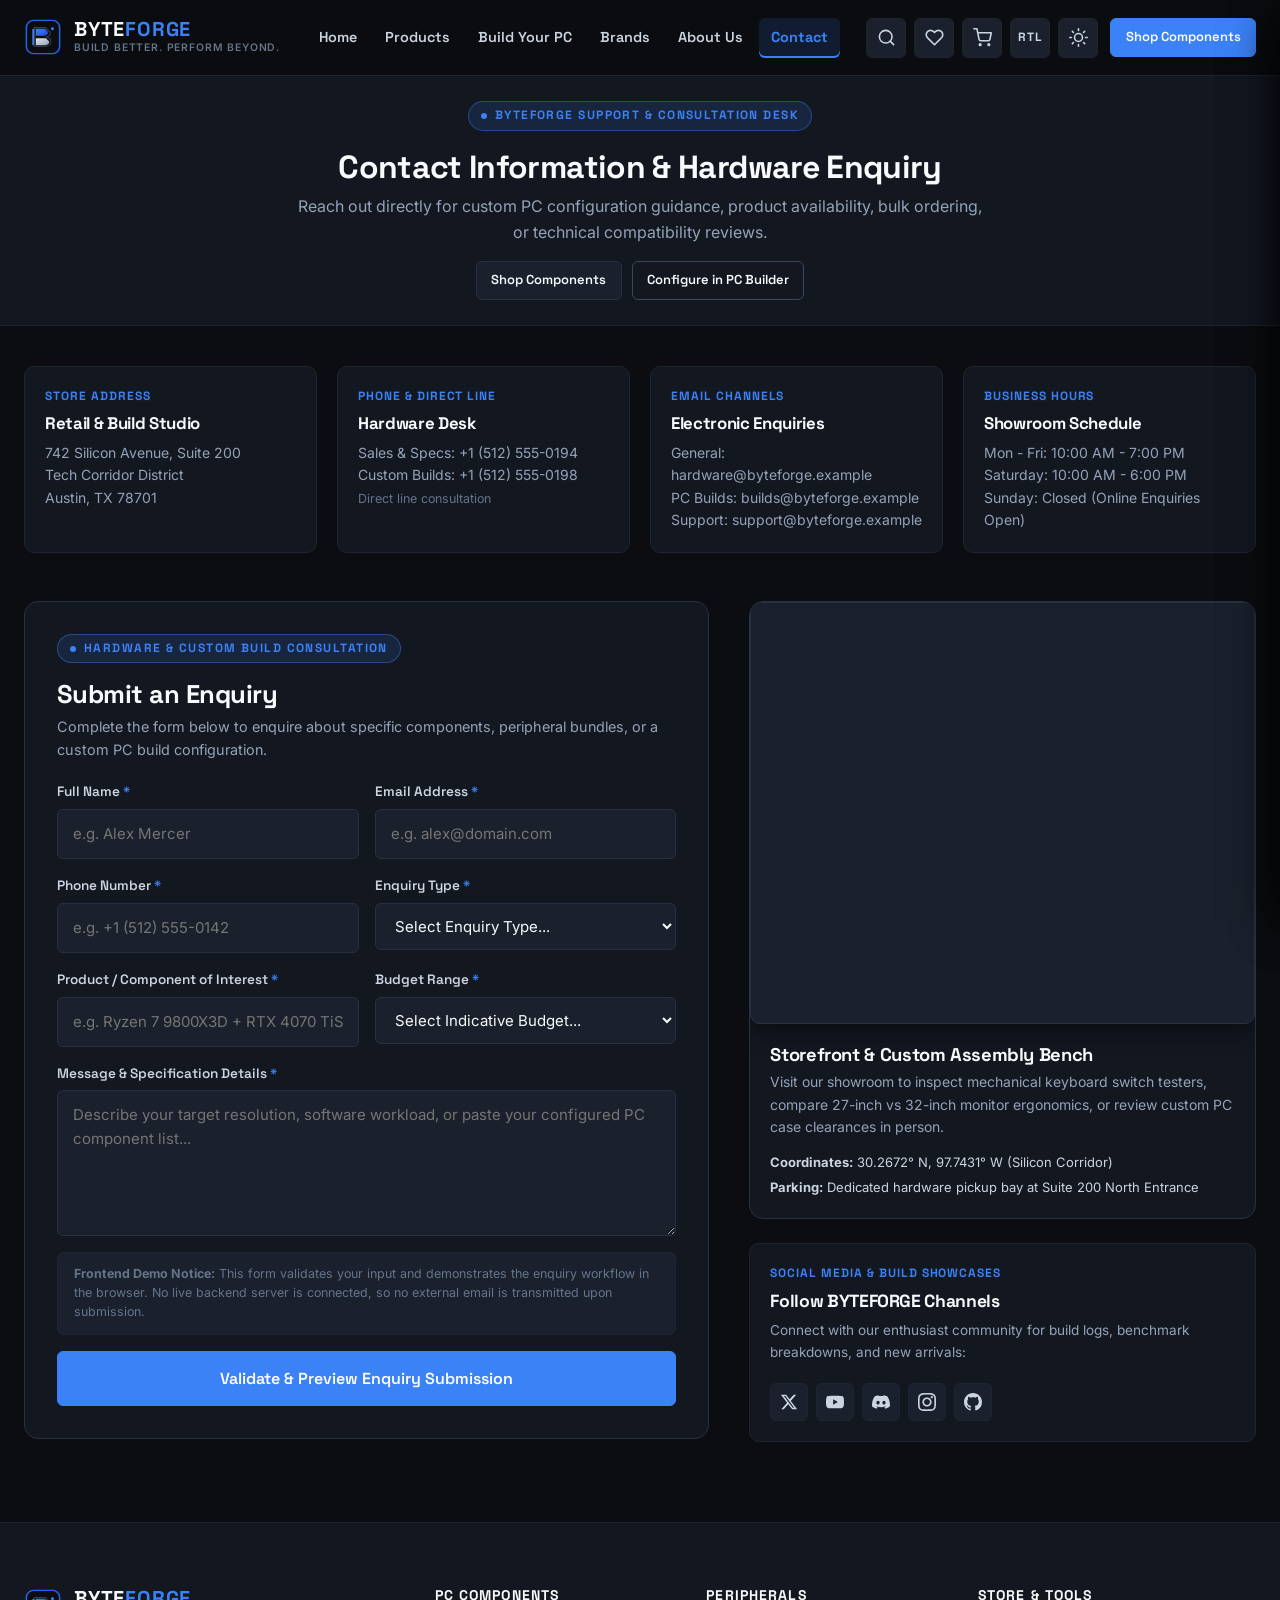
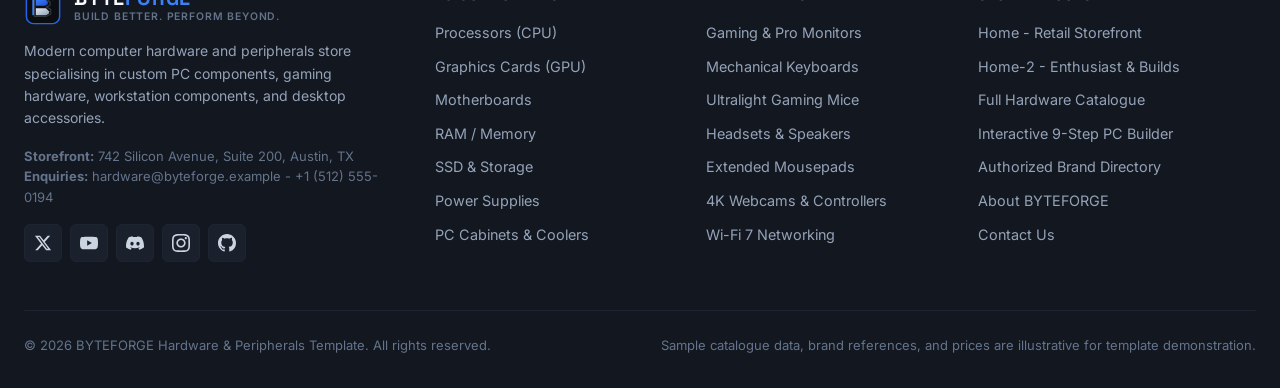
<file: contact.html>
<!DOCTYPE html>
<html lang="en" data-theme="dark">
<head>
  <meta charset="UTF-8">
  <meta name="viewport" content="width=device-width, initial-scale=1.0">
  <title>Contact BYTEFORGE — Hardware Consultation &amp; Custom PC Enquiries</title>
  <meta name="description" content="Contact BYTEFORGE hardware specialists for component availability, custom gaming rig consultation, and workstation specification reviews.">
  <link rel="icon" type="image/svg+xml" href="assets/icons/favicon.svg">
  <link rel="preconnect" href="https://fonts.googleapis.com">
  <link rel="preconnect" href="https://fonts.gstatic.com" crossorigin>
  <link href="https://fonts.googleapis.com/css2?family=Inter:wght@400;500;600;700&family=Space+Grotesk:wght@500;600;700&display=swap" rel="stylesheet">
  <link rel="stylesheet" href="css/variables.css">
  <link rel="stylesheet" href="css/main.css">
  <link rel="stylesheet" href="css/pages.css">
</head>
<body>

  <!-- ==================== MANDATORY STICKY NAVBAR ==================== -->
  <header class="site-header">
    <div class="container navbar-container">
      <a href="index.html" class="brand-logo" aria-label="BYTEFORGE Home">
        <img src="assets/icons/favicon.svg" alt="" class="brand-logo-mark" width="38" height="38">
        <div class="brand-logo-text">
          <span class="brand-name">BYTE<span>FORGE</span></span>
          <span class="brand-tagline-mini">Build Better. Perform Beyond.</span>
        </div>
      </a>

      <nav aria-label="Primary Shopping Navigation">
        <ul class="nav-menu">
          <li class="nav-item">
            <a href="index.html" class="nav-link" data-dropdown-toggle aria-expanded="false">
              Home
            </a>
            <div class="dropdown-panel dropdown-sm">
              <div class="dropdown-col-title">Homepage Layouts</div>
              <ul class="dropdown-list">
                <li>
                  <a href="index.html" class="dropdown-link">
                    <div>
                      <strong>Home - Hardware Retail</strong>
                      <span class="dropdown-link-desc">Product discovery &amp; catalogue shopping</span>
                    </div>
                  </a>
                </li>
                <li>
                  <a href="home-2.html" class="dropdown-link">
                    <div>
                      <strong>Home-2 - Custom PC &amp; Performance</strong>
                      <span class="dropdown-link-desc">Enthusiast rigs &amp; workload storytelling</span>
                    </div>
                  </a>
                </li>
              </ul>
            </div>
          </li>

          <li class="nav-item">
            <a href="products.html" class="nav-link" data-dropdown-toggle aria-expanded="false">
              Products
            </a>
            <div class="dropdown-panel dropdown-mega">
              <div class="dropdown-grid-2">
                <div>
                  <div class="dropdown-col-title">PC Components</div>
                  <ul class="dropdown-list">
                    <li><a href="products.html?category=processors" class="dropdown-link">Processors (CPU)</a></li>
                    <li><a href="products.html?category=graphics-cards" class="dropdown-link">Graphics Cards (GPU)</a></li>
                    <li><a href="products.html?category=motherboards" class="dropdown-link">Motherboards</a></li>
                    <li><a href="products.html?category=memory" class="dropdown-link">RAM / Memory</a></li>
                    <li><a href="products.html?category=storage" class="dropdown-link">SSD &amp; Storage</a></li>
                    <li><a href="products.html?category=power-supplies" class="dropdown-link">Power Supplies</a></li>
                    <li><a href="products.html?category=pc-cabinets" class="dropdown-link">PC Cabinets</a></li>
                    <li><a href="products.html?category=cpu-coolers" class="dropdown-link">CPU Coolers</a></li>
                    <li><a href="products.html?category=case-fans" class="dropdown-link">Case Fans</a></li>
                  </ul>
                </div>
                <div>
                  <div class="dropdown-col-title">Peripherals</div>
                  <ul class="dropdown-list">
                    <li><a href="products.html?category=monitors" class="dropdown-link">Monitors</a></li>
                    <li><a href="products.html?category=keyboards" class="dropdown-link">Keyboards</a></li>
                    <li><a href="products.html?category=gaming-mice" class="dropdown-link">Gaming Mice</a></li>
                    <li><a href="products.html?category=headsets-speakers" class="dropdown-link">Headsets &amp; Speakers</a></li>
                    <li><a href="products.html?category=mousepads" class="dropdown-link">Mousepads</a></li>
                    <li><a href="products.html?category=webcams" class="dropdown-link">Webcams</a></li>
                    <li><a href="products.html?category=controllers" class="dropdown-link">Controllers</a></li>
                    <li><a href="products.html?category=networking" class="dropdown-link">Networking Accessories</a></li>
                  </ul>
                </div>
              </div>
              <div class="dropdown-footer">
                <span style="font-size:0.8rem;color:var(--text-muted);">Explore 38+ illustrative hardware components &amp; peripherals</span>
                <a href="products.html" class="btn btn-primary btn-sm">All Products</a>
              </div>
            </div>
          </li>

          <li class="nav-item">
            <a href="build-your-pc.html" class="nav-link">Build Your PC</a>
          </li>

          <li class="nav-item">
            <a href="brands.html" class="nav-link" data-dropdown-toggle aria-expanded="false">
              Brands
            </a>
            <div class="dropdown-panel dropdown-brands">
              <div class="dropdown-col-title">Sample Hardware Brand Directory</div>
              <div class="brands-dropdown-grid">
                <a href="products.html?brand=ASUS" class="brand-pill-link"><span class="brand-pill-name">ASUS</span><span class="brand-pill-meta">Boards, GPUs &amp; OLED</span></a>
                <a href="products.html?brand=MSI" class="brand-pill-link"><span class="brand-pill-name">MSI</span><span class="brand-pill-meta">GPUs, Boards &amp; PSUs</span></a>
                <a href="products.html?brand=Gigabyte" class="brand-pill-link"><span class="brand-pill-name">Gigabyte</span><span class="brand-pill-meta">AORUS &amp; WindForce</span></a>
                <a href="products.html?brand=Intel" class="brand-pill-link"><span class="brand-pill-name">Intel</span><span class="brand-pill-meta">LGA1700 Processors</span></a>
                <a href="products.html?brand=AMD" class="brand-pill-link"><span class="brand-pill-name">AMD</span><span class="brand-pill-meta">Ryzen AM5 &amp; Radeon</span></a>
                <a href="products.html?brand=NVIDIA" class="brand-pill-link"><span class="brand-pill-name">NVIDIA</span><span class="brand-pill-meta">RTX Graphics</span></a>
                <a href="products.html?brand=Corsair" class="brand-pill-link"><span class="brand-pill-name">Corsair</span><span class="brand-pill-meta">Memory, PSU &amp; Cases</span></a>
                <a href="products.html?brand=Kingston" class="brand-pill-link"><span class="brand-pill-name">Kingston</span><span class="brand-pill-meta">FURY DDR5 &amp; NVMe</span></a>
                <a href="products.html?brand=Samsung" class="brand-pill-link"><span class="brand-pill-name">Samsung</span><span class="brand-pill-meta">990 PRO &amp; EVO SSDs</span></a>
                <a href="products.html?brand=Logitech" class="brand-pill-link"><span class="brand-pill-name">Logitech</span><span class="brand-pill-meta">PRO Wireless Gear</span></a>
                <a href="products.html?brand=Razer" class="brand-pill-link"><span class="brand-pill-name">Razer</span><span class="brand-pill-meta">Optical &amp; Esports</span></a>
                <a href="products.html?brand=Cooler%20Master" class="brand-pill-link"><span class="brand-pill-name">Cooler Master</span><span class="brand-pill-meta">Cases &amp; Thermal</span></a>
              </div>
              <div class="dropdown-footer">
                <span style="font-size:0.75rem;color:var(--text-dim);">Sample manufacturer directory - illustrative catalogue data</span>
                <a href="brands.html" style="font-size:0.8rem;font-weight:600;color:var(--accent-primary);">View All Brands</a>
              </div>
            </div>
          </li>

          <li class="nav-item">
            <a href="about.html" class="nav-link">About Us</a>
          </li>

          <li class="nav-item">
            <a href="contact.html" class="nav-link active">Contact</a>
          </li>
        </ul>
      </nav>

      <div class="nav-actions">
        <button type="button" class="icon-btn" data-action="open-search" aria-label="Search Products" title="Search Hardware Catalogue">
          <svg viewBox="0 0 24 24" aria-hidden="true"><circle cx="11" cy="11" r="8"></circle><line x1="21" y1="21" x2="16.65" y2="16.65"></line></svg>
        </button>

        <button type="button" class="icon-btn" data-action="open-wishlist" aria-label="Open Wishlist" title="Saved Wishlist">
          <svg viewBox="0 0 24 24" aria-hidden="true"><path d="M20.84 4.61a5.5 5.5 0 0 0-7.78 0L12 5.67l-1.06-1.06a5.5 5.5 0 0 0-7.78 7.78l1.06 1.06L12 21.23l7.78-7.78 1.06-1.06a5.5 5.5 0 0 0 0-7.78z"></path></svg>
          <span class="badge-count" data-wishlist-count data-count="0">0</span>
        </button>

        <button type="button" class="icon-btn" data-action="open-cart" aria-label="Open Shopping Cart" title="Hardware Shopping Cart">
          <svg viewBox="0 0 24 24" aria-hidden="true"><circle cx="9" cy="21" r="1"></circle><circle cx="20" cy="21" r="1"></circle><path d="M1 1h4l2.68 13.39a2 2 0 0 0 2 1.61h9.72a2 2 0 0 0 2-1.61L23 6H6"></path></svg>
          <span class="badge-count" data-cart-count data-count="0">0</span>
        </button>

        <button type="button" class="icon-btn rtl-toggle-btn" data-action="toggle-rtl" aria-label="Toggle RTL Direction" title="Toggle RTL">RTL</button>

        <button type="button" class="icon-btn" data-action="toggle-theme" aria-label="Toggle Light/Dark Theme" title="Toggle Theme">
          <svg viewBox="0 0 24 24" aria-hidden="true"><circle cx="12" cy="12" r="5"></circle></svg>
        </button>

        <a href="products.html" class="btn btn-primary btn-sm nav-cta-btn">Shop Components</a>

        <button type="button" class="icon-btn mobile-menu-toggle" data-action="open-mobile-menu" aria-label="Open Navigation Menu" aria-expanded="false">
          <svg viewBox="0 0 24 24" aria-hidden="true"><line x1="3" y1="6" x2="21" y2="6"></line><line x1="3" y1="12" x2="21" y2="12"></line><line x1="3" y1="18" x2="21" y2="18"></line></svg>
        </button>
      </div>
    </div>
  </header>

  <!-- ==================== MOBILE NAVIGATION DRAWER ==================== -->
  <div class="mobile-nav-backdrop" id="bf-mobile-nav-backdrop"></div>
  <aside class="mobile-nav-drawer" id="bf-mobile-nav-drawer" aria-label="Mobile Navigation">
    <div class="mobile-nav-header">
      <a href="index.html" class="brand-logo">
        <img src="assets/icons/favicon.svg" alt="" class="brand-logo-mark" width="32" height="32">
        <span class="brand-name">BYTE<span>FORGE</span></span>
      </a>
      <button type="button" class="icon-btn" data-action="close-mobile-menu" aria-label="Close Navigation Menu">
        <svg viewBox="0 0 24 24"><line x1="18" y1="6" x2="6" y2="18"></line><line x1="6" y1="6" x2="18" y2="18"></line></svg>
      </button>
    </div>

    <!-- Quick Action Buttons in Menu -->
    <div class="mobile-nav-actions">
      <button type="button" class="icon-btn" data-action="open-search" aria-label="Search Products" title="Search Hardware Catalogue">
        <svg viewBox="0 0 24 24" aria-hidden="true"><circle cx="11" cy="11" r="8"></circle><line x1="21" y1="21" x2="16.65" y2="16.65"></line></svg>
      </button>
      <button type="button" class="icon-btn" data-action="open-wishlist" aria-label="Open Wishlist" title="Saved Wishlist">
        <svg viewBox="0 0 24 24" aria-hidden="true"><path d="M20.84 4.61a5.5 5.5 0 0 0-7.78 0L12 5.67l-1.06-1.06a5.5 5.5 0 0 0-7.78 7.78l1.06 1.06L12 21.23l7.78-7.78 1.06-1.06a5.5 5.5 0 0 0 0-7.78z"></path></svg>
        <span class="badge-count" data-wishlist-count data-count="0">0</span>
      </button>
      <button type="button" class="icon-btn" data-action="open-cart" aria-label="Open Shopping Cart" title="Hardware Shopping Cart">
        <svg viewBox="0 0 24 24" aria-hidden="true"><circle cx="9" cy="21" r="1"></circle><circle cx="20" cy="21" r="1"></circle><path d="M1 1h4l2.68 13.39a2 2 0 0 0 2 1.61h9.72a2 2 0 0 0 2-1.61L23 6H6"></path></svg>
        <span class="badge-count" data-cart-count data-count="0">0</span>
      </button>
      <button type="button" class="icon-btn rtl-toggle-btn" data-action="toggle-rtl" aria-label="Toggle RTL Direction" title="Toggle RTL">RTL</button>
      <button type="button" class="icon-btn" data-action="toggle-theme" aria-label="Toggle Light/Dark Theme" title="Toggle Theme">
        <svg viewBox="0 0 24 24" aria-hidden="true"><circle cx="12" cy="12" r="5"></circle></svg>
      </button>
    </div>

    <div class="mobile-nav-body">
      <ul class="mobile-nav-list">
        <li class="mobile-nav-item">
          <button type="button" class="mobile-nav-row" data-mobile-accordion>
            <span>Home</span>
          </button>
          <div class="mobile-submenu">
            <a href="index.html" class="mobile-submenu-link">Home - Primary Retail Store</a>
            <a href="home-2.html" class="mobile-submenu-link">Home-2 - Custom PC &amp; Enthusiast</a>
          </div>
        </li>

        <li class="mobile-nav-item">
          <button type="button" class="mobile-nav-row" data-mobile-accordion>
            <span>Products</span>
          </button>
          <div class="mobile-submenu">
            <a href="products.html" class="mobile-submenu-link"><strong>All Products Catalogue</strong></a>
            <div class="mobile-submenu-group-title">PC Components</div>
            <a href="products.html?category=processors" class="mobile-submenu-link">Processors (CPU)</a>
            <a href="products.html?category=graphics-cards" class="mobile-submenu-link">Graphics Cards (GPU)</a>
            <a href="products.html?category=motherboards" class="mobile-submenu-link">Motherboards</a>
            <a href="products.html?category=memory" class="mobile-submenu-link">RAM / Memory</a>
            <a href="products.html?category=storage" class="mobile-submenu-link">SSD &amp; Storage</a>
            <a href="products.html?category=power-supplies" class="mobile-submenu-link">Power Supplies</a>
            <a href="products.html?category=pc-cabinets" class="mobile-submenu-link">PC Cabinets</a>
            <a href="products.html?category=cpu-coolers" class="mobile-submenu-link">CPU Coolers</a>
            <a href="products.html?category=case-fans" class="mobile-submenu-link">Case Fans</a>
            <div class="mobile-submenu-group-title">Peripherals</div>
            <a href="products.html?category=monitors" class="mobile-submenu-link">Monitors</a>
            <a href="products.html?category=keyboards" class="mobile-submenu-link">Keyboards</a>
            <a href="products.html?category=gaming-mice" class="mobile-submenu-link">Gaming Mice</a>
            <a href="products.html?category=headsets-speakers" class="mobile-submenu-link">Headsets &amp; Speakers</a>
            <a href="products.html?category=mousepads" class="mobile-submenu-link">Mousepads</a>
            <a href="products.html?category=webcams" class="mobile-submenu-link">Webcams</a>
            <a href="products.html?category=controllers" class="mobile-submenu-link">Controllers</a>
            <a href="products.html?category=networking" class="mobile-submenu-link">Networking Accessories</a>
          </div>
        </li>

        <li class="mobile-nav-item">
          <a href="build-your-pc.html" class="mobile-nav-row">Build Your PC</a>
        </li>

        <li class="mobile-nav-item">
          <button type="button" class="mobile-nav-row" data-mobile-accordion>
            <span>Brands</span>
          </button>
          <div class="mobile-submenu">
            <a href="brands.html" class="mobile-submenu-link"><strong>All Brands Directory</strong></a>
            <a href="products.html?brand=ASUS" class="mobile-submenu-link">ASUS</a>
            <a href="products.html?brand=MSI" class="mobile-submenu-link">MSI</a>
            <a href="products.html?brand=Gigabyte" class="mobile-submenu-link">Gigabyte</a>
            <a href="products.html?brand=Intel" class="mobile-submenu-link">Intel</a>
            <a href="products.html?brand=AMD" class="mobile-submenu-link">AMD</a>
            <a href="products.html?brand=NVIDIA" class="mobile-submenu-link">NVIDIA</a>
            <a href="products.html?brand=Corsair" class="mobile-submenu-link">Corsair</a>
            <a href="products.html?brand=Kingston" class="mobile-submenu-link">Kingston</a>
            <a href="products.html?brand=Samsung" class="mobile-submenu-link">Samsung</a>
            <a href="products.html?brand=Logitech" class="mobile-submenu-link">Logitech</a>
            <a href="products.html?brand=Razer" class="mobile-submenu-link">Razer</a>
            <a href="products.html?brand=Cooler%20Master" class="mobile-submenu-link">Cooler Master</a>
          </div>
        </li>

        <li class="mobile-nav-item">
          <a href="about.html" class="mobile-nav-row">About Us</a>
        </li>

        <li class="mobile-nav-item active">
          <a href="contact.html" class="mobile-nav-row">Contact</a>
        </li>
      </ul>
    </div>
    <div class="mobile-nav-footer">
      <a href="products.html" class="btn btn-primary btn-block">Shop Components</a>
      <a href="build-your-pc.html" class="btn btn-secondary btn-block">Configure Custom PC</a>
    </div>
  </aside>

  <!-- ==================== MAIN CONTENT ==================== -->
  <main>

    <!-- Compact Centered Hero Header -->
    <section class="page-hero-compact">
      <div class="container">
        <div>
          <span class="eyebrow">BYTEFORGE Support &amp; Consultation Desk</span>
          <h1 class="section-title" style="margin-bottom:6px;">Contact Information &amp; Hardware Enquiry</h1>
          <p class="section-subtitle">Reach out directly for custom PC configuration guidance, product availability, bulk ordering, or technical compatibility reviews.</p>
          <div style="display:flex;gap:10px;flex-wrap:wrap;justify-content:center;margin-top:var(--space-4);">
            <a href="products.html" class="btn btn-secondary btn-sm">Shop Components</a>
            <a href="build-your-pc.html" class="btn btn-outline btn-sm">Configure in PC Builder</a>
          </div>
        </div>
      </div>
    </section>

    <!-- Contact Directory Section -->
    <section class="section" style="padding-top:var(--space-10);">
      <div class="container">

        <!-- Contact Cards Grid: 2 per row on tab/1024px -->
        <div class="contact-directory-grid">
          <div class="contact-info-card">
            <div style="font-family:var(--font-heading);font-size:0.75rem;font-weight:700;text-transform:uppercase;letter-spacing:0.08em;color:var(--accent-primary);">Store Address</div>
            <h3 style="font-size:1.05rem;">Retail &amp; Build Studio</h3>
            <p style="font-size:0.875rem;color:var(--text-muted);">
              742 Silicon Avenue, Suite 200<br>
              Tech Corridor District<br>
              Austin, TX 78701
            </p>
          </div>

          <div class="contact-info-card">
            <div style="font-family:var(--font-heading);font-size:0.75rem;font-weight:700;text-transform:uppercase;letter-spacing:0.08em;color:var(--accent-primary);">Phone &amp; Direct Line</div>
            <h3 style="font-size:1.05rem;">Hardware Desk</h3>
            <p style="font-size:0.875rem;color:var(--text-muted);">
              Sales &amp; Specs: +1 (512) 555-0194<br>
              Custom Builds: +1 (512) 555-0198<br>
              <span style="font-size:0.78rem;color:var(--text-dim);">Direct line consultation</span>
            </p>
          </div>

          <div class="contact-info-card">
            <div style="font-family:var(--font-heading);font-size:0.75rem;font-weight:700;text-transform:uppercase;letter-spacing:0.08em;color:var(--accent-primary);">Email Channels</div>
            <h3 style="font-size:1.05rem;">Electronic Enquiries</h3>
            <p style="font-size:0.875rem;color:var(--text-muted);">
              General: hardware@byteforge.example<br>
              PC Builds: builds@byteforge.example<br>
              Support: support@byteforge.example
            </p>
          </div>

          <div class="contact-info-card">
            <div style="font-family:var(--font-heading);font-size:0.75rem;font-weight:700;text-transform:uppercase;letter-spacing:0.08em;color:var(--accent-primary);">Business Hours</div>
            <h3 style="font-size:1.05rem;">Showroom Schedule</h3>
            <p style="font-size:0.875rem;color:var(--text-muted);">
              Mon - Fri: 10:00 AM - 7:00 PM<br>
              Saturday: 10:00 AM - 6:00 PM<br>
              Sunday: Closed (Online Enquiries Open)
            </p>
          </div>
        </div>

        <!-- Split Form & Location Section -->
        <div class="contact-split-section" id="enquiry-form" style="width:100%;max-width:100%;">

          <!-- Left: Validated Hardware & Custom Build Enquiry Form -->
          <div class="enquiry-form-card" style="min-width:0;max-width:100%;box-sizing:border-box;">
            <span class="eyebrow">Hardware &amp; Custom Build Consultation</span>
            <h2 style="font-size:1.6rem;margin-bottom:6px;">Submit an Enquiry</h2>
            <p style="font-size:0.9rem;color:var(--text-muted);margin-bottom:var(--space-5);">
              Complete the form below to enquire about specific components, peripheral bundles, or a custom PC build configuration.
            </p>

            <!-- Dynamic Pre-Fill Banner -->
            <div id="bf-prefill-notice" style="display:none;margin-bottom:18px;padding:12px 16px;background:var(--accent-soft);border:1px solid var(--accent-border);border-radius:var(--radius-sm);font-size:0.85rem;font-weight:600;color:var(--accent-primary);"></div>

            <form id="bf-enquiry-form" novalidate style="width:100%;max-width:100%;">
              <div class="form-grid-2">
                <div class="form-field">
                  <label for="bf-form-name" class="form-label">Full Name <span class="req">*</span></label>
                  <input type="text" id="bf-form-name" class="form-control" placeholder="e.g. Alex Mercer" required>
                  <span class="field-error"></span>
                </div>

                <div class="form-field">
                  <label for="bf-form-email" class="form-label">Email Address <span class="req">*</span></label>
                  <input type="email" id="bf-form-email" class="form-control" placeholder="e.g. alex@domain.com" required>
                  <span class="field-error"></span>
                </div>
              </div>

              <div class="form-grid-2">
                <div class="form-field">
                  <label for="bf-form-phone" class="form-label">Phone Number <span class="req">*</span></label>
                  <input type="tel" id="bf-form-phone" class="form-control" placeholder="e.g. +1 (512) 555-0142" required>
                  <span class="field-error"></span>
                </div>

                <div class="form-field">
                  <label for="bf-form-type" class="form-label">Enquiry Type <span class="req">*</span></label>
                  <select id="bf-form-type" class="form-control" required>
                    <option value="">Select Enquiry Type...</option>
                    <option value="Custom PC Build Enquiry">Custom PC Build Enquiry</option>
                    <option value="Product Availability &amp; Specification Enquiry">Product Availability &amp; Specification Enquiry</option>
                    <option value="Component / Bulk Hardware Enquiry">Component / Bulk Hardware Enquiry</option>
                    <option value="Workstation &amp; Studio Setup Consultation">Workstation &amp; Studio Setup Consultation</option>
                    <option value="Peripherals &amp; Monitor Recommendation">Peripherals &amp; Monitor Recommendation</option>
                  </select>
                  <span class="field-error"></span>
                </div>
              </div>

              <div class="form-grid-2">
                <div class="form-field">
                  <label for="bf-form-interest" class="form-label">Product / Component of Interest <span class="req">*</span></label>
                  <input type="text" id="bf-form-interest" class="form-control" placeholder="e.g. Ryzen 7 9800X3D + RTX 4070 TiS Build" required>
                  <span class="field-error"></span>
                </div>

                <div class="form-field">
                  <label for="bf-form-budget" class="form-label">Budget Range <span class="req">*</span></label>
                  <select id="bf-form-budget" class="form-control" required>
                    <option value="">Select Indicative Budget...</option>
                    <option value="Under $800 (Individual Components / Peripherals)">Under $800 (Components / Peripherals)</option>
                    <option value="$800 - $1,500 (Entry / Mainstream Build)">$800 - $1,500 (Entry / Mainstream Build)</option>
                    <option value="$1,500 - $3,000 (Performance 1440p / 4K Build)">$1,500 - $3,000 (Performance Build)</option>
                    <option value="$3,000+ (Flagship 4K / Pro Workstation)">$3,000+ (Flagship 4K / Pro Workstation)</option>
                  </select>
                  <span class="field-error"></span>
                </div>
              </div>

              <div class="form-field">
                <label for="bf-form-message" class="form-label">Message &amp; Specification Details <span class="req">*</span></label>
                <textarea id="bf-form-message" class="form-control" rows="5" placeholder="Describe your target resolution, software workload, or paste your configured PC component list..." required></textarea>
                <span class="field-error"></span>
              </div>

              <div class="disclaimer-note" style="margin-bottom:var(--space-4);">
                <strong>Frontend Demo Notice:</strong> This form validates your input and demonstrates the enquiry workflow in the browser. No live backend server is connected, so no external email is transmitted upon submission.
              </div>

              <button type="submit" class="btn btn-primary btn-lg btn-block">Validate &amp; Preview Enquiry Submission</button>
            </form>

            <!-- Submission Confirmation State -->
            <div id="bf-form-success" style="display:none;padding:28px 20px;text-align:center;background:var(--bg-tertiary);border:1px solid var(--status-success);border-radius:var(--radius-md);">
              <div style="width:48px;height:48px;border-radius:50%;background:var(--status-success-bg);color:var(--status-success);display:inline-flex;align-items:center;justify-content:center;font-size:1.5rem;font-weight:700;margin-bottom:12px;">✓</div>
              <h3 style="font-size:1.35rem;margin-bottom:8px;">Enquiry Validated (Frontend Demo Preview)</h3>
              <p style="font-size:0.9rem;color:var(--text-secondary);max-width:540px;margin:0 auto 14px;">
                Your hardware enquiry form passed all validation checks. Because this template operates as a standalone frontend demonstration without a backend mail server, no message was dispatched externally.
              </p>
              <div id="bf-form-submitted-summary"></div>
              <div style="margin-top:20px;display:flex;justify-content:center;gap:12px;flex-wrap:wrap;">
                <button type="button" class="btn btn-secondary btn-sm" id="bf-form-new-btn">Edit / Submit Another Demo Enquiry</button>
                <a href="build-your-pc.html" class="btn btn-primary btn-sm">Return to PC Builder</a>
              </div>
            </div>
          </div>

          <!-- Right: Interactive Map & Studio Location Details -->
          <div class="contact-sidebar" style="display:flex;flex-direction:column;gap:var(--space-6);min-width:0;max-width:100%;width:100%;box-sizing:border-box;">
            <div class="map-showcase-card" style="min-width:0;max-width:100%;width:100%;box-sizing:border-box;">
              <!-- Embedded Google Map -->
              <div class="contact-map-frame" style="margin-top:0;width:100%;max-width:100%;overflow:hidden;box-sizing:border-box;">
                <iframe 
                  src="https://www.google.com/maps/embed?pb=!1m18!1m12!1m3!1d110204.59591465985!2d-97.7430608!3d30.267153!2m3!1f0!2f0!3f0!3m2!1i1024!2i768!4f13.1!3m3!1m2!1s0x8644b599a0cc032f%3A0x5d9b464bd469d57a!2sAustin%2C%20TX!5e0!3m2!1sen!2sus!4v1700000000000!5m2!1sen!2sus" 
                  width="100%" 
                  height="340" 
                  style="border:0;display:block;width:100%;max-width:100%;" 
                  allowfullscreen="" 
                  loading="lazy" 
                  referrerpolicy="no-referrer-when-downgrade"
                  title="BYTEFORGE Store Location Map">
                </iframe>
              </div>

              <div style="padding:var(--space-5);">
                <h3 style="font-size:1.15rem;margin-bottom:6px;">Storefront &amp; Custom Assembly Bench</h3>
                <p style="font-size:0.875rem;color:var(--text-muted);margin-bottom:14px;">
                  Visit our showroom to inspect mechanical keyboard switch testers, compare 27-inch vs 32-inch monitor ergonomics, or review custom PC case clearances in person.
                </p>
                <div style="font-size:0.8125rem;color:var(--text-secondary);display:flex;flex-direction:column;gap:4px;">
                  <div><strong>Coordinates:</strong> 30.2672° N, 97.7431° W (Silicon Corridor)</div>
                  <div><strong>Parking:</strong> Dedicated hardware pickup bay at Suite 200 North Entrance</div>
                </div>
              </div>
            </div>

            <!-- Social & Community Channels -->
            <div class="contact-info-card" style="min-width:0;max-width:100%;width:100%;box-sizing:border-box;">
              <div style="font-family:var(--font-heading);font-size:0.75rem;font-weight:700;text-transform:uppercase;letter-spacing:0.08em;color:var(--accent-primary);">Social Media &amp; Build Showcases</div>
              <h3 style="font-size:1.1rem;">Follow BYTEFORGE Channels</h3>
              <p style="font-size:0.85rem;color:var(--text-muted);margin-bottom:12px;">
                Connect with our enthusiast community for build logs, benchmark breakdowns, and new arrivals:
              </p>
              <div class="footer-socials" style="margin-top:0;display:flex;flex-wrap:wrap;gap:8px;">
                <a href="https://x.com" target="_blank" rel="noopener noreferrer" class="footer-social-icon" aria-label="X (Twitter)" title="X (Twitter)">
                  <svg viewBox="0 0 24 24" aria-hidden="true"><path d="M18.244 2.25h3.308l-7.227 8.26 8.502 11.24H16.17l-5.214-6.817L4.99 21.75H1.68l7.73-8.835L1.254 2.25H8.08l4.713 6.231zm-1.161 17.52h1.833L7.084 4.126H5.117z"/></svg>
                </a>
                <a href="https://youtube.com" target="_blank" rel="noopener noreferrer" class="footer-social-icon" aria-label="YouTube" title="YouTube">
                  <svg viewBox="0 0 24 24" aria-hidden="true"><path d="M23.498 6.186a3.016 3.016 0 0 0-2.122-2.136C19.505 3.545 12 3.545 12 3.545s-7.505 0-9.377.505A3.017 3.017 0 0 0 .502 6.186C0 8.07 0 12 0 12s0 3.93.502 5.814a3.016 3.016 0 0 0 2.122 2.136c1.871.505 9.376.505 9.376.505s7.505 0 9.377-.505a3.015 3.015 0 0 0 2.122-2.136C24 15.93 24 12 24 12s0-3.93-.502-5.814zM9.545 15.568V8.432L15.818 12l-6.273 3.568z"/></svg>
                </a>
                <a href="https://discord.com" target="_blank" rel="noopener noreferrer" class="footer-social-icon" aria-label="Discord" title="Discord Community">
                  <svg viewBox="0 0 24 24" aria-hidden="true"><path d="M20.317 4.37a19.791 19.791 0 0 0-4.885-1.515.074.074 0 0 0-.079.037c-.21.375-.444.864-.608 1.25a18.27 18.27 0 0 0-5.487 0 12.64 12.64 0 0 0-.617-1.25.077.077 0 0 0-.079-.037A19.736 19.736 0 0 0 3.677 4.37a.07.07 0 0 0-.032.027C.533 9.046-.32 13.58.099 18.057a.082.082 0 0 0 .031.057 19.9 19.9 0 0 0 5.993 3.03.078.078 0 0 0 .084-.028c.462-.63.874-1.295 1.226-1.994.021-.041.001-.09-.041-.106a13.107 13.107 0 0 1-1.872-.892.077.077 0 0 1-.008-.128 10.2 10.2 0 0 0 .372-.292.074.074 0 0 1 .077-.01c3.929 1.793 8.18 1.793 12.061 0a.074.074 0 0 1 .078.01c.12.098.246.198.373.292a.077.077 0 0 1-.006.127 12.299 12.299 0 0 1-1.873.894.077.077 0 0 0-.041.107c.36.698.772 1.362 1.225 1.993a.076.076 0 0 0 .084.028 19.839 19.839 0 0 0 6.002-3.03.077.077 0 0 0 .032-.054c.5-5.177-.838-9.674-3.549-13.66a.061.061 0 0 0-.031-.028zM8.02 15.33c-1.183 0-2.157-1.085-2.157-2.419 0-1.333.956-2.419 2.157-2.419 1.21 0 2.176 1.096 2.157 2.42 0 1.333-.956 2.418-2.157 2.418zm7.975 0c-1.183 0-2.157-1.085-2.157-2.419 0-1.333.955-2.419 2.157-2.419 1.21 0 2.176 1.096 2.157 2.42 0 1.333-.946 2.418-2.157 2.418z"/></svg>
                </a>
                <a href="https://instagram.com" target="_blank" rel="noopener noreferrer" class="footer-social-icon" aria-label="Instagram" title="Instagram Gallery">
                  <svg viewBox="0 0 24 24" aria-hidden="true"><path d="M12 2.163c3.204 0 3.584.012 4.85.07 3.252.148 4.771 1.691 4.919 4.919.058 1.265.069 1.645.069 4.849 0 3.205-.012 3.584-.069 4.849-.149 3.225-1.664 4.771-4.919 4.919-1.266.058-1.644.07-4.85.07-3.204 0-3.584-.012-4.849-.07-3.26-.149-4.771-1.699-4.919-4.92-.058-1.265-.07-1.644-.07-4.849 0-3.204.013-3.583.07-4.849.149-3.227 1.664-4.771 4.919-4.919 1.266-.057 1.645-.069 4.849-.069zm0-2.163c-3.259 0-3.667.014-4.947.072-4.358.2-6.78 2.618-6.98 6.98-.059 1.281-.073 1.689-.073 4.948 0 3.259.014 3.668.072 4.948.2 4.358 2.618 6.78 6.98 6.98 1.281.058 1.689.072 4.948.072 3.259 0 3.668-.014 4.948-.072 4.354-.2 6.782-2.618 6.979-6.98.059-1.28.073-1.689.073-4.948 0-3.259-.014-3.667-.072-4.947-.196-4.354-2.617-6.78-6.979-6.98-1.281-.059-1.69-.073-4.949-.073zm0 5.838c-3.403 0-6.162 2.759-6.162 6.162s2.759 6.163 6.162 6.163 6.162-2.759 6.162-6.163c0-3.403-2.759-6.162-6.162-6.162zm0 10.162c-2.209 0-4-1.79-4-4 0-2.209 1.791-4 4-4s4 1.791 4 4c0 2.21-1.791 4-4 4zm6.406-11.845c-.796 0-1.441.645-1.441 1.44s.645 1.44 1.441 1.44c.795 0 1.439-.645 1.439-1.44s-.644-1.44-1.439-1.44z"/></svg>
                </a>
                <a href="https://github.com" target="_blank" rel="noopener noreferrer" class="footer-social-icon" aria-label="GitHub" title="GitHub Repository">
                  <svg viewBox="0 0 24 24" aria-hidden="true"><path d="M12 0C5.37 0 0 5.37 0 12c0 5.31 3.435 9.795 8.205 11.385.6.105.825-.255.825-.57 0-.285-.015-1.23-.015-2.235-3.015.555-3.795-.735-4.035-1.41-.135-.345-.72-1.41-1.23-1.695-.42-.225-1.02-.78-.015-.795.945-.015 1.62.87 1.845 1.23 1.08 1.815 2.805 1.305 3.495.99.105-.78.42-1.305.765-1.605-2.67-.3-5.46-1.335-5.46-5.925 0-1.305.465-2.385 1.23-3.225-.12-.3-.54-1.53.12-3.18 0 0 1.005-.315 3.3 1.23.96-.27 1.98-.405 3-.405s2.04.135 3 .405c2.295-1.56 3.3-1.23 3.3-1.23.66 1.65.24 2.88.12 3.18.765.84 1.23 1.905 1.23 3.225 0 4.605-2.805 5.625-5.475 5.925.435.375.81 1.095.81 2.22 0 1.605-.015 2.895-.015 3.3 0 .315.225.69.825.57A12.02 12.02 0 0 0 24 12c0-6.63-5.37-12-12-12z"/></svg>
                </a>
              </div>
            </div>
          </div>

        </div>
      </div>
    </section>

  </main>

  <!-- ==================== SITE FOOTER ==================== -->
  <footer class="site-footer">
    <div class="container">
      <div class="footer-grid">
        <div>
          <a href="index.html" class="brand-logo" style="margin-bottom:14px;">
            <img src="assets/icons/favicon.svg" alt="" class="brand-logo-mark" width="36" height="36">
            <div class="brand-logo-text">
              <span class="brand-name">BYTE<span>FORGE</span></span>
              <span class="brand-tagline-mini">Build Better. Perform Beyond.</span>
            </div>
          </a>
          <p style="font-size:0.875rem;color:var(--text-muted);margin-bottom:16px;max-width:340px;">
            Modern computer hardware and peripherals store specialising in custom PC components, gaming hardware, workstation components, and desktop accessories.
          </p>
          <div style="font-size:0.8125rem;color:var(--text-dim);">
            <div><strong>Storefront:</strong> 742 Silicon Avenue, Suite 200, Austin, TX</div>
            <div><strong>Enquiries:</strong> hardware@byteforge.example - +1 (512) 555-0194</div>
          </div>
          <div class="footer-socials" aria-label="Social Media Channels">
            <a href="https://x.com" target="_blank" rel="noopener noreferrer" class="footer-social-icon" aria-label="X (Twitter)" title="X (Twitter)">
              <svg viewBox="0 0 24 24" aria-hidden="true"><path d="M18.244 2.25h3.308l-7.227 8.26 8.502 11.24H16.17l-5.214-6.817L4.99 21.75H1.68l7.73-8.835L1.254 2.25H8.08l4.713 6.231zm-1.161 17.52h1.833L7.084 4.126H5.117z"/></svg>
            </a>
            <a href="https://youtube.com" target="_blank" rel="noopener noreferrer" class="footer-social-icon" aria-label="YouTube" title="YouTube">
              <svg viewBox="0 0 24 24" aria-hidden="true"><path d="M23.498 6.186a3.016 3.016 0 0 0-2.122-2.136C19.505 3.545 12 3.545 12 3.545s-7.505 0-9.377.505A3.017 3.017 0 0 0 .502 6.186C0 8.07 0 12 0 12s0 3.93.502 5.814a3.016 3.016 0 0 0 2.122 2.136c1.871.505 9.376.505 9.376.505s7.505 0 9.377-.505a3.015 3.015 0 0 0 2.122-2.136C24 15.93 24 12 24 12s0-3.93-.502-5.814zM9.545 15.568V8.432L15.818 12l-6.273 3.568z"/></svg>
            </a>
            <a href="https://discord.com" target="_blank" rel="noopener noreferrer" class="footer-social-icon" aria-label="Discord" title="Discord Community">
              <svg viewBox="0 0 24 24" aria-hidden="true"><path d="M20.317 4.37a19.791 19.791 0 0 0-4.885-1.515.074.074 0 0 0-.079.037c-.21.375-.444.864-.608 1.25a18.27 18.27 0 0 0-5.487 0 12.64 12.64 0 0 0-.617-1.25.077.077 0 0 0-.079-.037A19.736 19.736 0 0 0 3.677 4.37a.07.07 0 0 0-.032.027C.533 9.046-.32 13.58.099 18.057a.082.082 0 0 0 .031.057 19.9 19.9 0 0 0 5.993 3.03.078.078 0 0 0 .084-.028c.462-.63.874-1.295 1.226-1.994.021-.041.001-.09-.041-.106a13.107 13.107 0 0 1-1.872-.892.077.077 0 0 1-.008-.128 10.2 10.2 0 0 0 .372-.292.074.074 0 0 1 .077-.01c3.929 1.793 8.18 1.793 12.061 0a.074.074 0 0 1 .078.01c.12.098.246.198.373.292a.077.077 0 0 1-.006.127 12.299 12.299 0 0 1-1.873.894.077.077 0 0 0-.041.107c.36.698.772 1.362 1.225 1.993a.076.076 0 0 0 .084.028 19.839 19.839 0 0 0 6.002-3.03.077.077 0 0 0 .032-.054c.5-5.177-.838-9.674-3.549-13.66a.061.061 0 0 0-.031-.028zM8.02 15.33c-1.183 0-2.157-1.085-2.157-2.419 0-1.333.956-2.419 2.157-2.419 1.21 0 2.176 1.096 2.157 2.42 0 1.333-.956 2.418-2.157 2.418zm7.975 0c-1.183 0-2.157-1.085-2.157-2.419 0-1.333.955-2.419 2.157-2.419 1.21 0 2.176 1.096 2.157 2.42 0 1.333-.946 2.418-2.157 2.418z"/></svg>
            </a>
            <a href="https://instagram.com" target="_blank" rel="noopener noreferrer" class="footer-social-icon" aria-label="Instagram" title="Instagram Gallery">
              <svg viewBox="0 0 24 24" aria-hidden="true"><path d="M12 2.163c3.204 0 3.584.012 4.85.07 3.252.148 4.771 1.691 4.919 4.919.058 1.265.069 1.645.069 4.849 0 3.205-.012 3.584-.069 4.849-.149 3.225-1.664 4.771-4.919 4.919-1.266.058-1.644.07-4.85.07-3.204 0-3.584-.012-4.849-.07-3.26-.149-4.771-1.699-4.919-4.92-.058-1.265-.07-1.644-.07-4.849 0-3.204.013-3.583.07-4.849.149-3.227 1.664-4.771 4.919-4.919 1.266-.057 1.645-.069 4.849-.069zm0-2.163c-3.259 0-3.667.014-4.947.072-4.358.2-6.78 2.618-6.98 6.98-.059 1.281-.073 1.689-.073 4.948 0 3.259.014 3.668.072 4.948.2 4.358 2.618 6.78 6.98 6.98 1.281.058 1.689.072 4.948.072 3.259 0 3.668-.014 4.948-.072 4.354-.2 6.782-2.618 6.979-6.98.059-1.28.073-1.689.073-4.948 0-3.259-.014-3.667-.072-4.947-.196-4.354-2.617-6.78-6.979-6.98-1.281-.059-1.69-.073-4.949-.073zm0 5.838c-3.403 0-6.162 2.759-6.162 6.162s2.759 6.163 6.162 6.163 6.162-2.759 6.162-6.163c0-3.403-2.759-6.162-6.162-6.162zm0 10.162c-2.209 0-4-1.79-4-4 0-2.209 1.791-4 4-4s4 1.791 4 4c0 2.21-1.791 4-4 4zm6.406-11.845c-.796 0-1.441.645-1.441 1.44s.645 1.44 1.441 1.44c.795 0 1.439-.645 1.439-1.44s-.644-1.44-1.439-1.44z"/></svg>
            </a>
            <a href="https://github.com" target="_blank" rel="noopener noreferrer" class="footer-social-icon" aria-label="GitHub" title="GitHub Repository">
              <svg viewBox="0 0 24 24" aria-hidden="true"><path d="M12 0C5.37 0 0 5.37 0 12c0 5.31 3.435 9.795 8.205 11.385.6.105.825-.255.825-.57 0-.285-.015-1.23-.015-2.235-3.015.555-3.795-.735-4.035-1.41-.135-.345-.72-1.41-1.23-1.695-.42-.225-1.02-.78-.015-.795.945-.015 1.62.87 1.845 1.23 1.08 1.815 2.805 1.305 3.495.99.105-.78.42-1.305.765-1.605-2.67-.3-5.46-1.335-5.46-5.925 0-1.305.465-2.385 1.23-3.225-.12-.3-.54-1.53.12-3.18 0 0 1.005-.315 3.3 1.23.96-.27 1.98-.405 3-.405s2.04.135 3 .405c2.295-1.56 3.3-1.23 3.3-1.23.66 1.65.24 2.88.12 3.18.765.84 1.23 1.905 1.23 3.225 0 4.605-2.805 5.625-5.475 5.925.435.375.81 1.095.81 2.22 0 1.605-.015 2.895-.015 3.3 0 .315.225.69.825.57A12.02 12.02 0 0 0 24 12c0-6.63-5.37-12-12-12z"/></svg>
            </a>
          </div>
        </div>

        <div>
          <h3 class="footer-col-title">PC Components</h3>
          <ul class="footer-links">
            <li><a href="products.html?category=processors">Processors (CPU)</a></li>
            <li><a href="products.html?category=graphics-cards">Graphics Cards (GPU)</a></li>
            <li><a href="products.html?category=motherboards">Motherboards</a></li>
            <li><a href="products.html?category=memory">RAM / Memory</a></li>
            <li><a href="products.html?category=storage">SSD &amp; Storage</a></li>
            <li><a href="products.html?category=power-supplies">Power Supplies</a></li>
            <li><a href="products.html?category=pc-cabinets">PC Cabinets &amp; Coolers</a></li>
          </ul>
        </div>

        <div>
          <h3 class="footer-col-title">Peripherals</h3>
          <ul class="footer-links">
            <li><a href="products.html?category=monitors">Gaming &amp; Pro Monitors</a></li>
            <li><a href="products.html?category=keyboards">Mechanical Keyboards</a></li>
            <li><a href="products.html?category=gaming-mice">Ultralight Gaming Mice</a></li>
            <li><a href="products.html?category=headsets-speakers">Headsets &amp; Speakers</a></li>
            <li><a href="products.html?category=mousepads">Extended Mousepads</a></li>
            <li><a href="products.html?category=webcams">4K Webcams &amp; Controllers</a></li>
            <li><a href="products.html?category=networking">Wi-Fi 7 Networking</a></li>
          </ul>
        </div>

        <div>
          <h3 class="footer-col-title">Store &amp; Tools</h3>
          <ul class="footer-links">
            <li><a href="index.html">Home - Retail Storefront</a></li>
            <li><a href="home-2.html">Home-2 - Enthusiast &amp; Builds</a></li>
            <li><a href="products.html">Full Hardware Catalogue</a></li>
            <li><a href="build-your-pc.html">Interactive 9-Step PC Builder</a></li>
            <li><a href="brands.html">Authorized Brand Directory</a></li>
            <li><a href="about.html">About BYTEFORGE</a></li>
            <li><a href="contact.html">Contact Us</a></li>
          </ul>
        </div>
      </div>

      <div class="footer-bottom">
        <span>&copy; 2026 BYTEFORGE Hardware &amp; Peripherals Template. All rights reserved.</span>
        <span>Sample catalogue data, brand references, and prices are illustrative for template demonstration.</span>
      </div>
    </div>
  </footer>

  <script src="js/data.js"></script>
  <script src="js/app.js"></script>
  <script src="js/contact.js"></script>
</body>
</html>
</file>
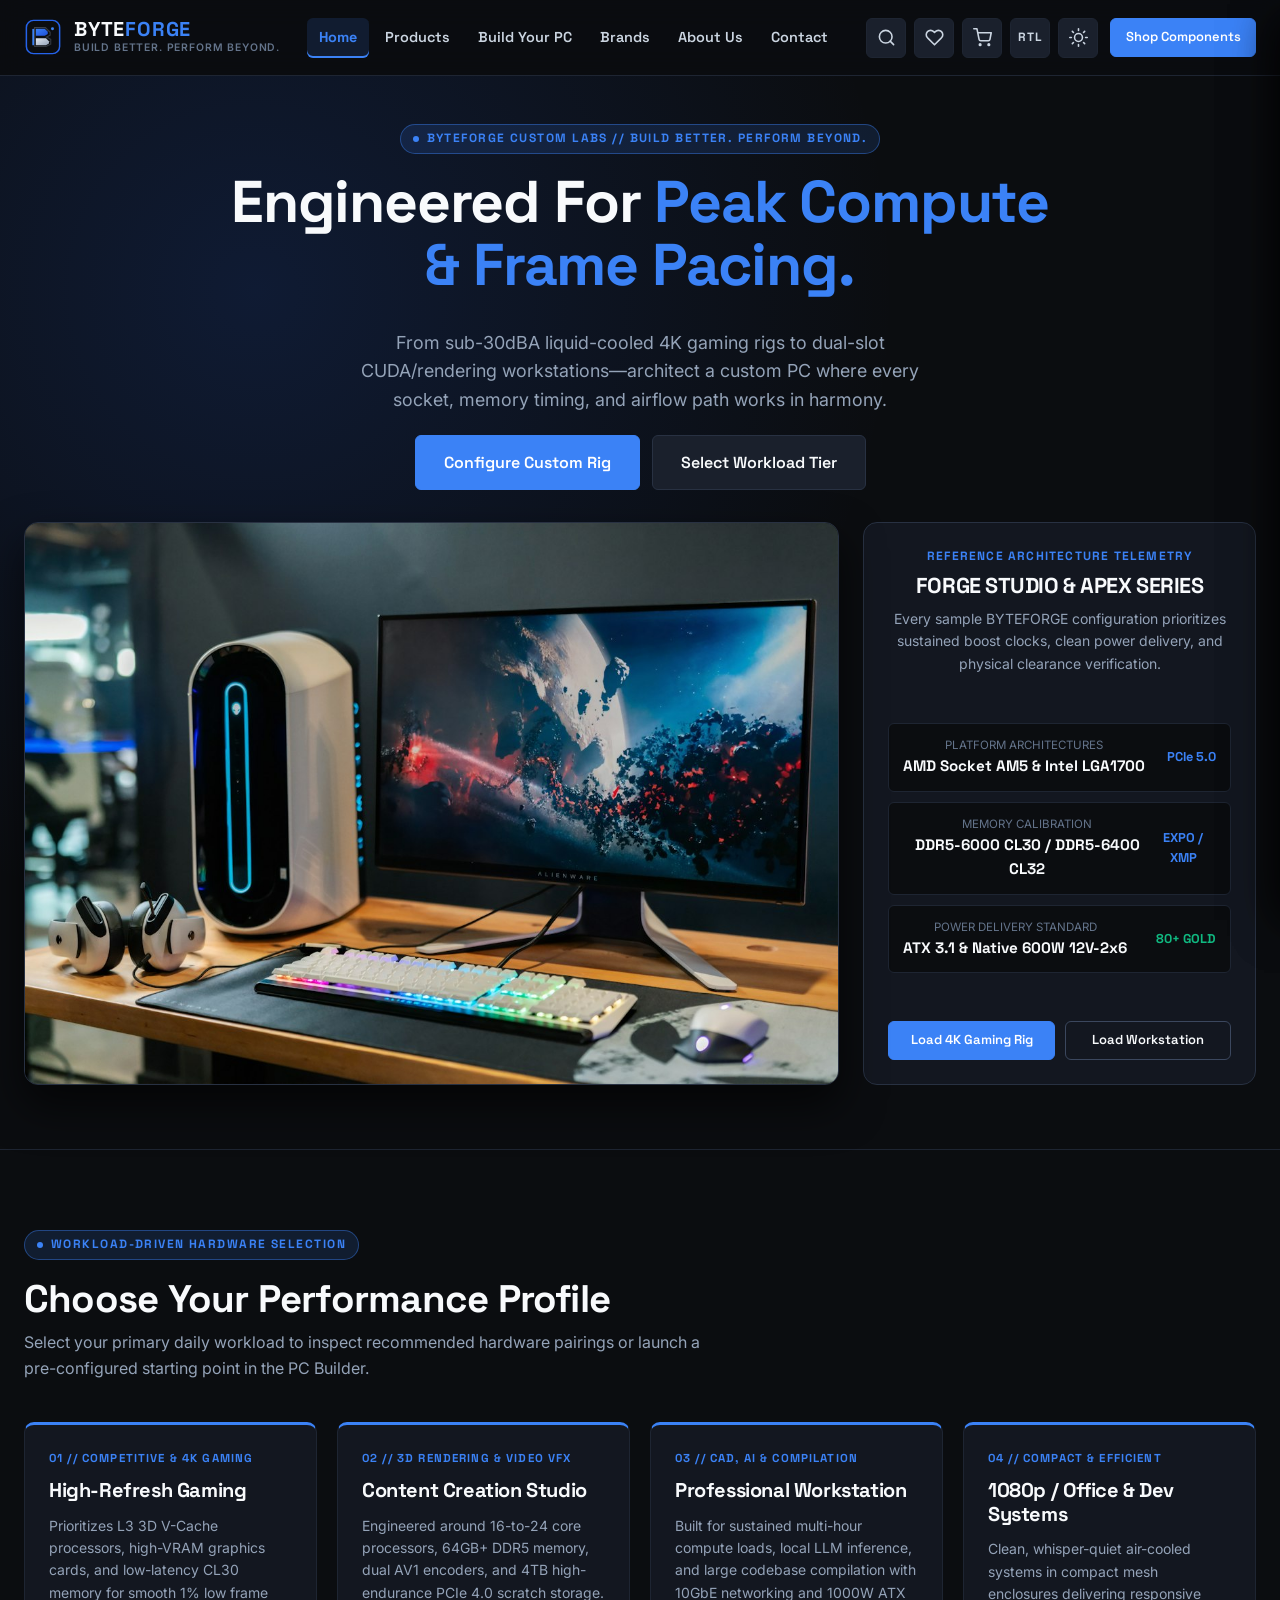
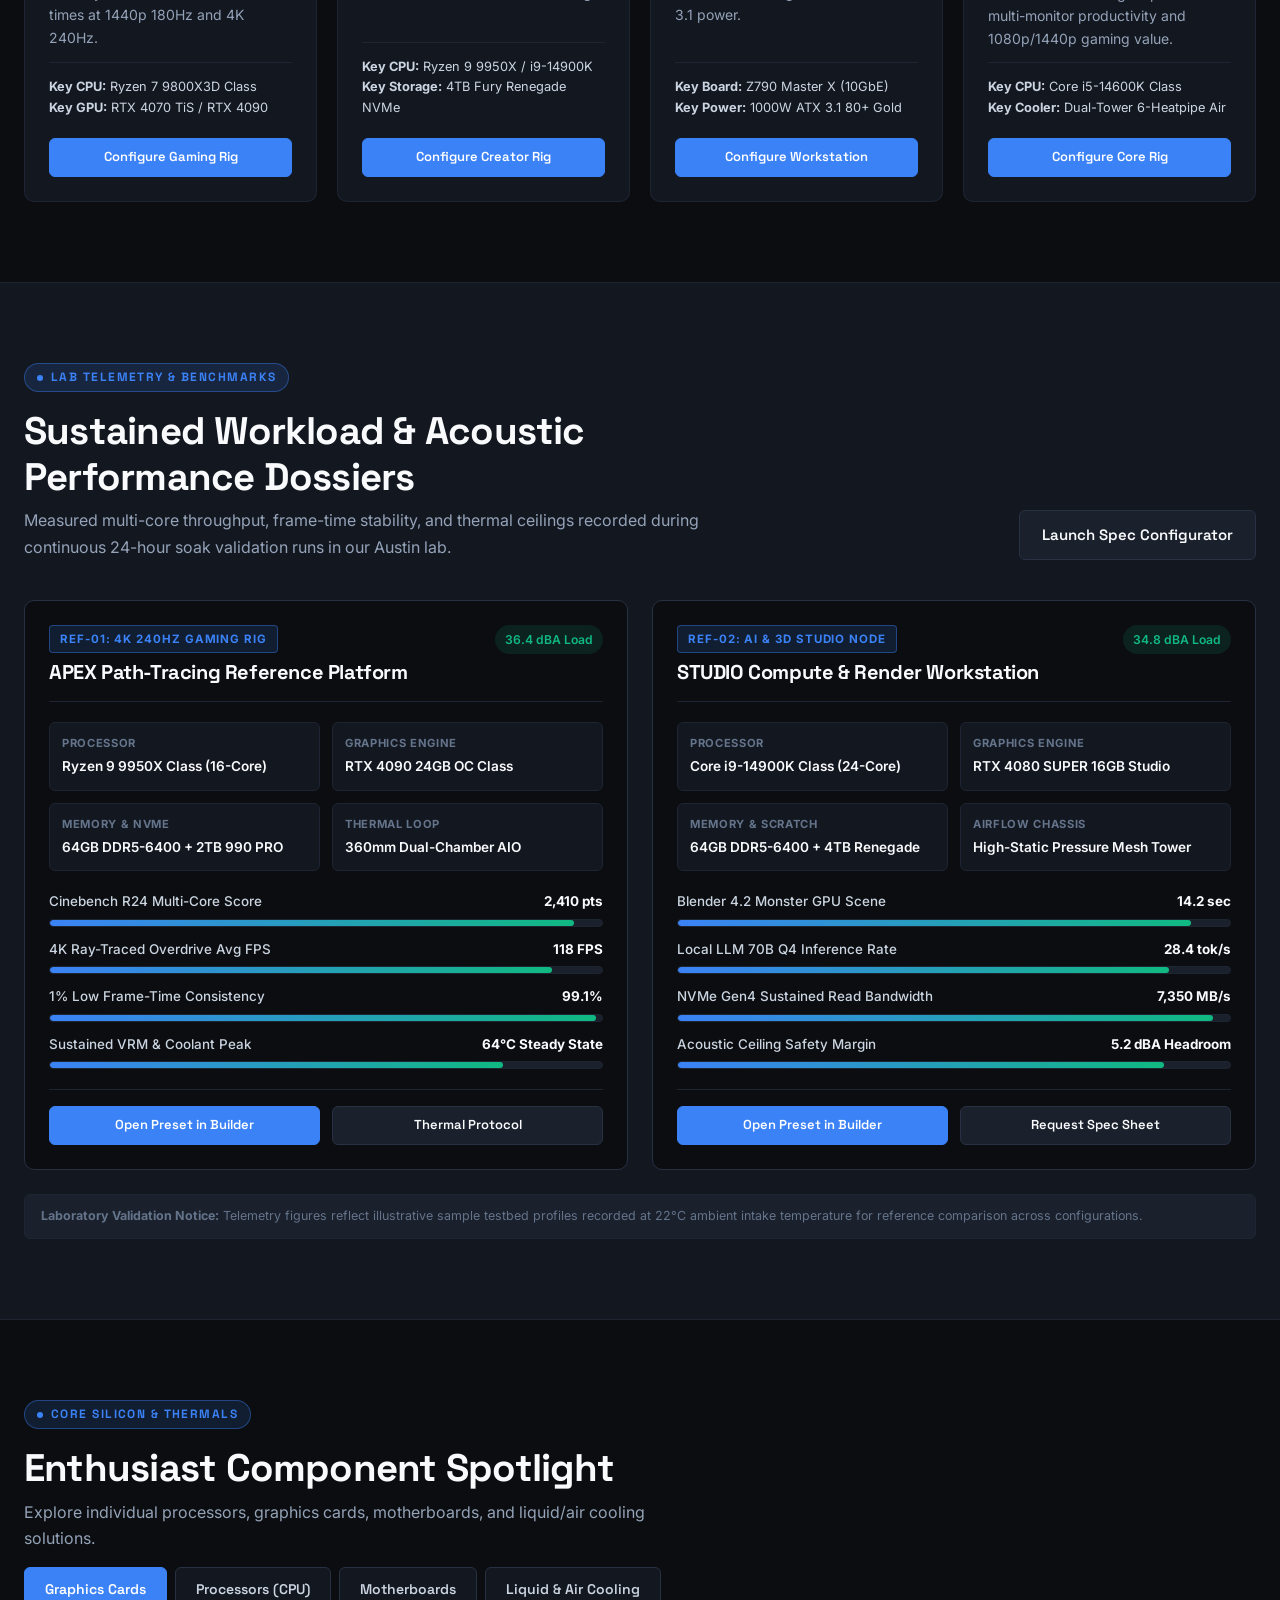
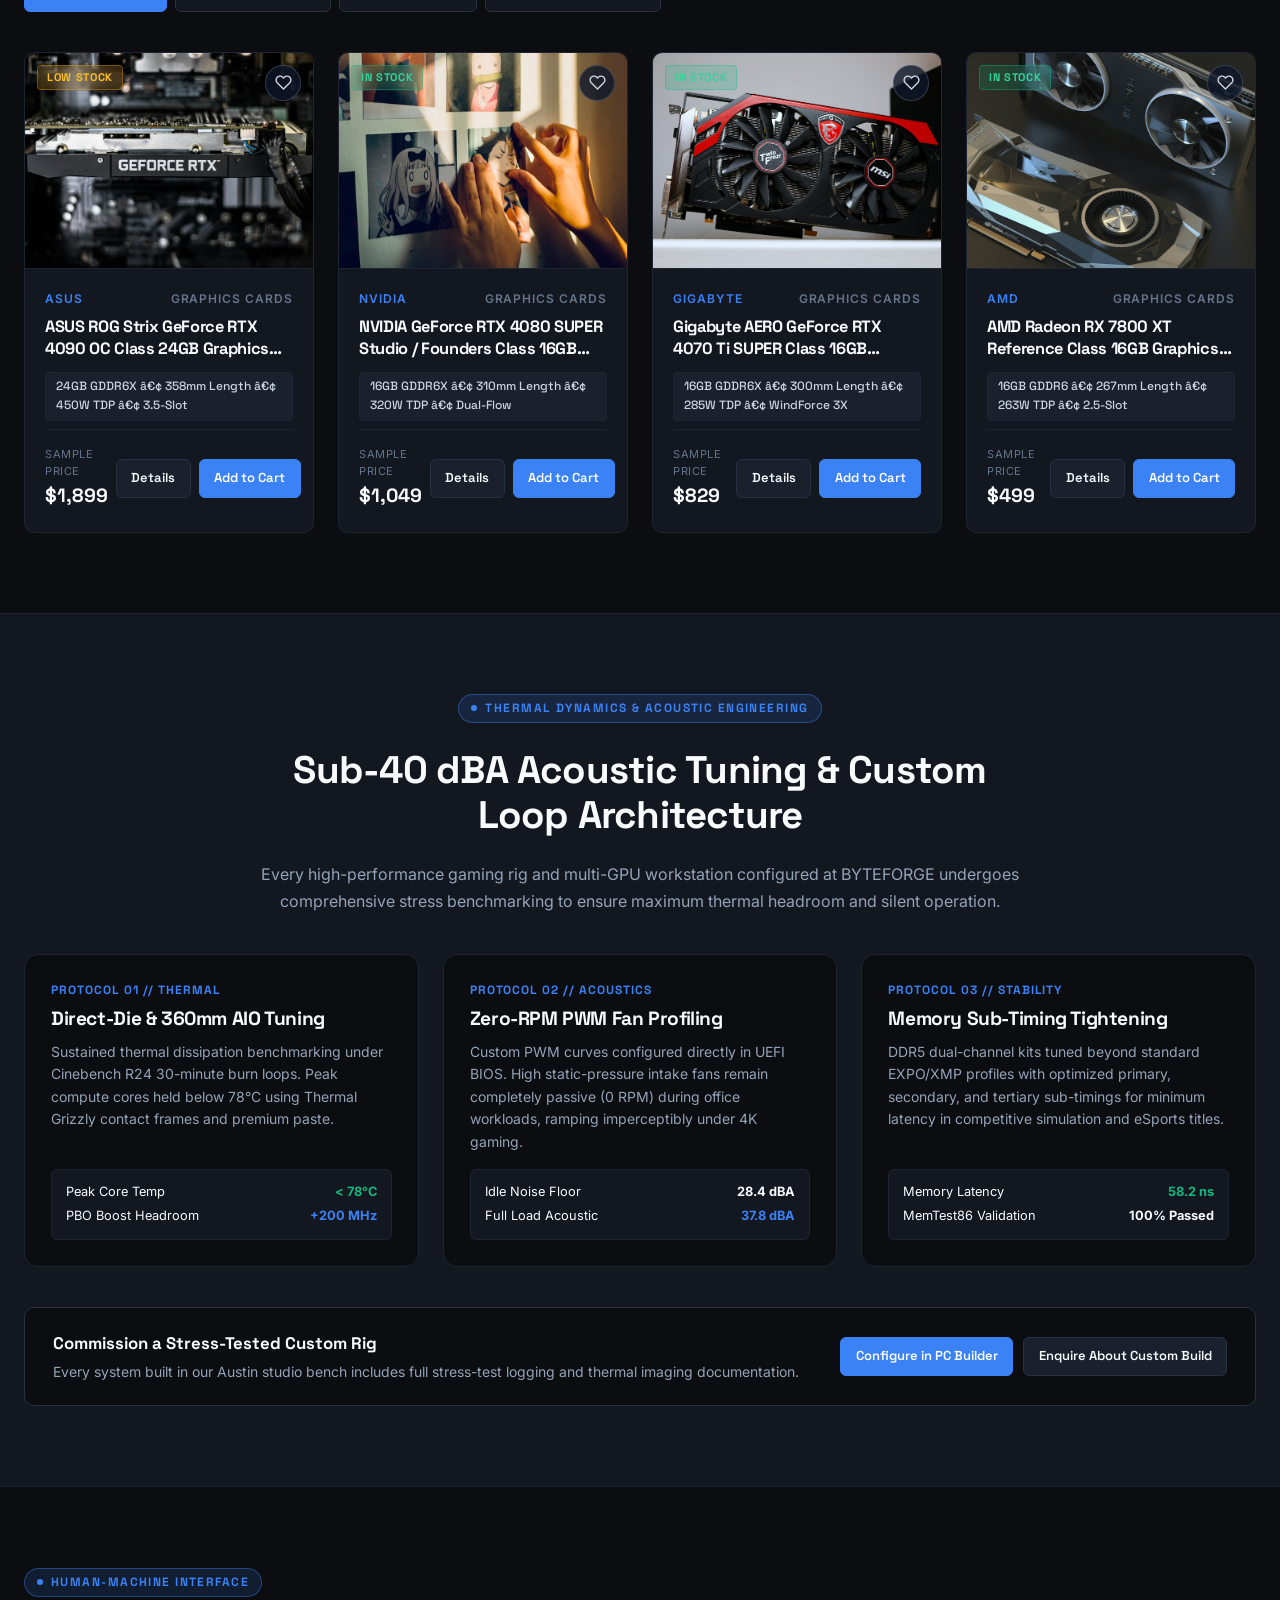
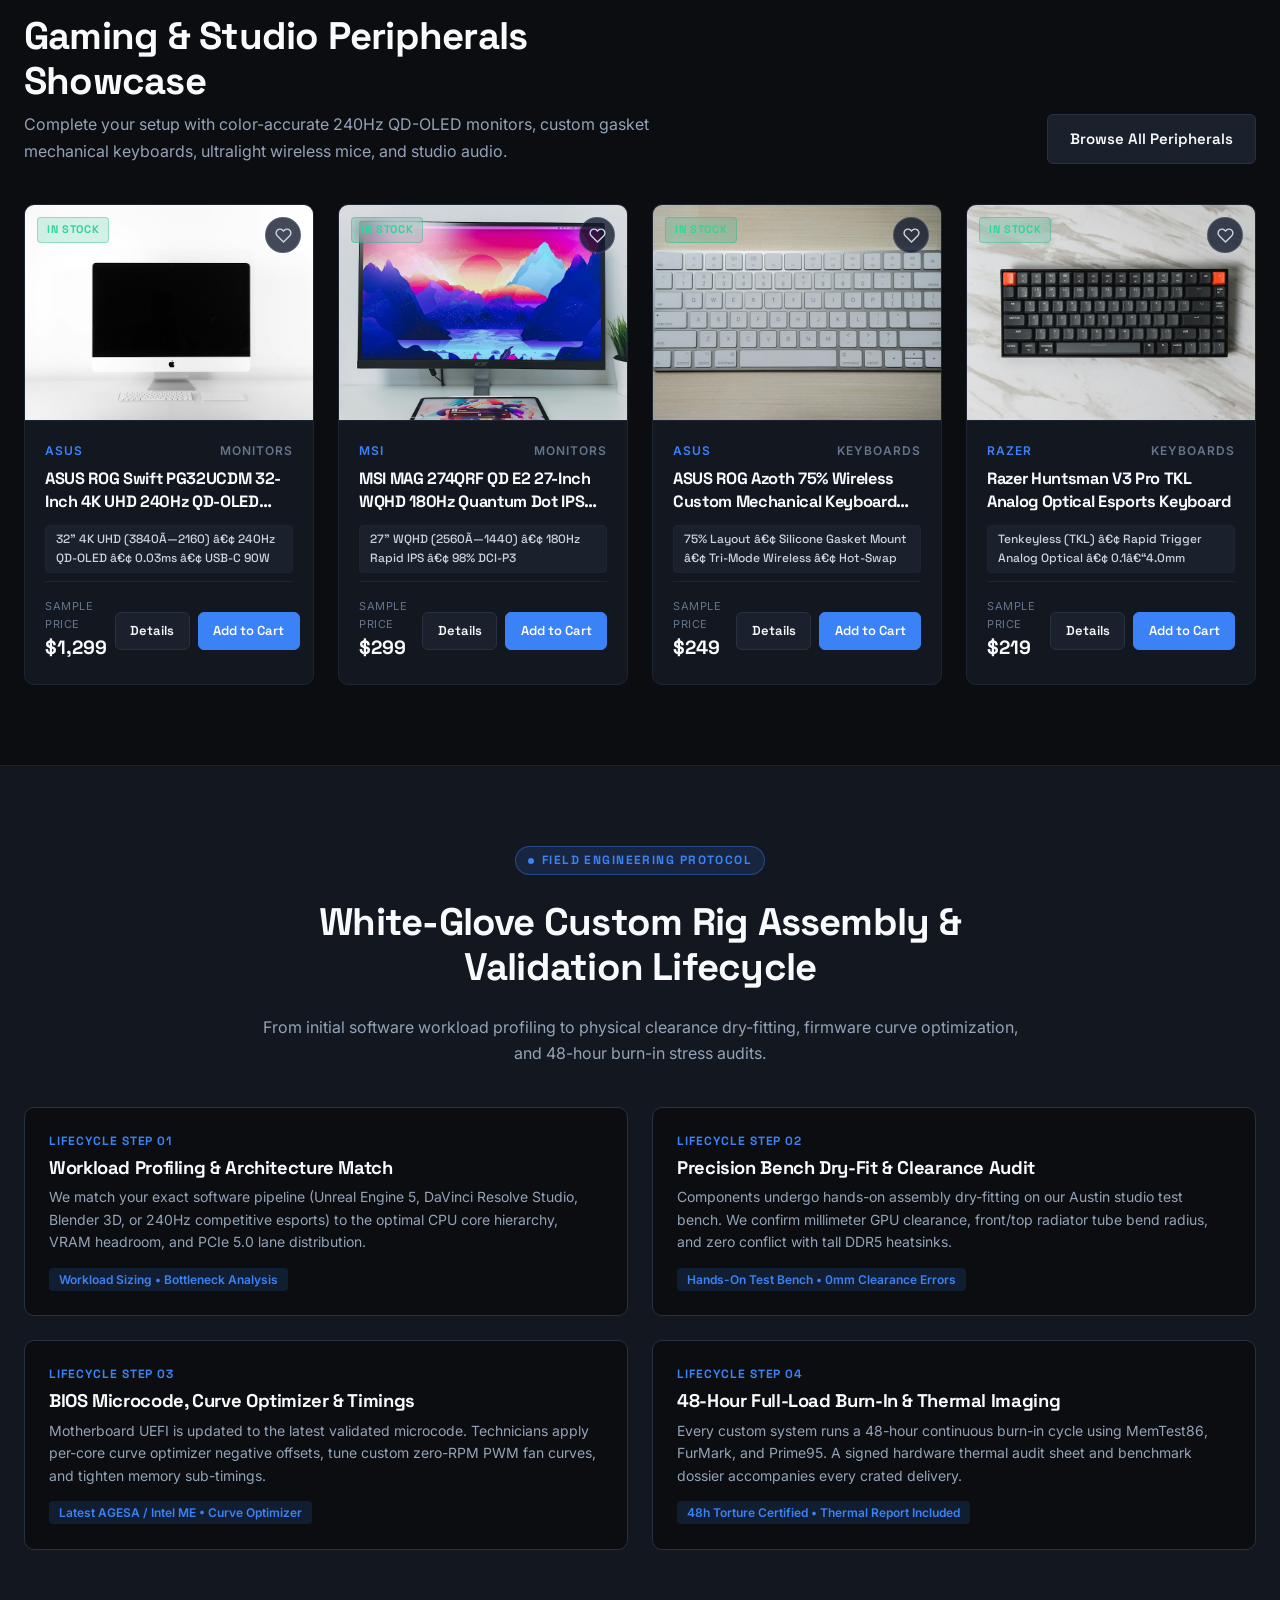
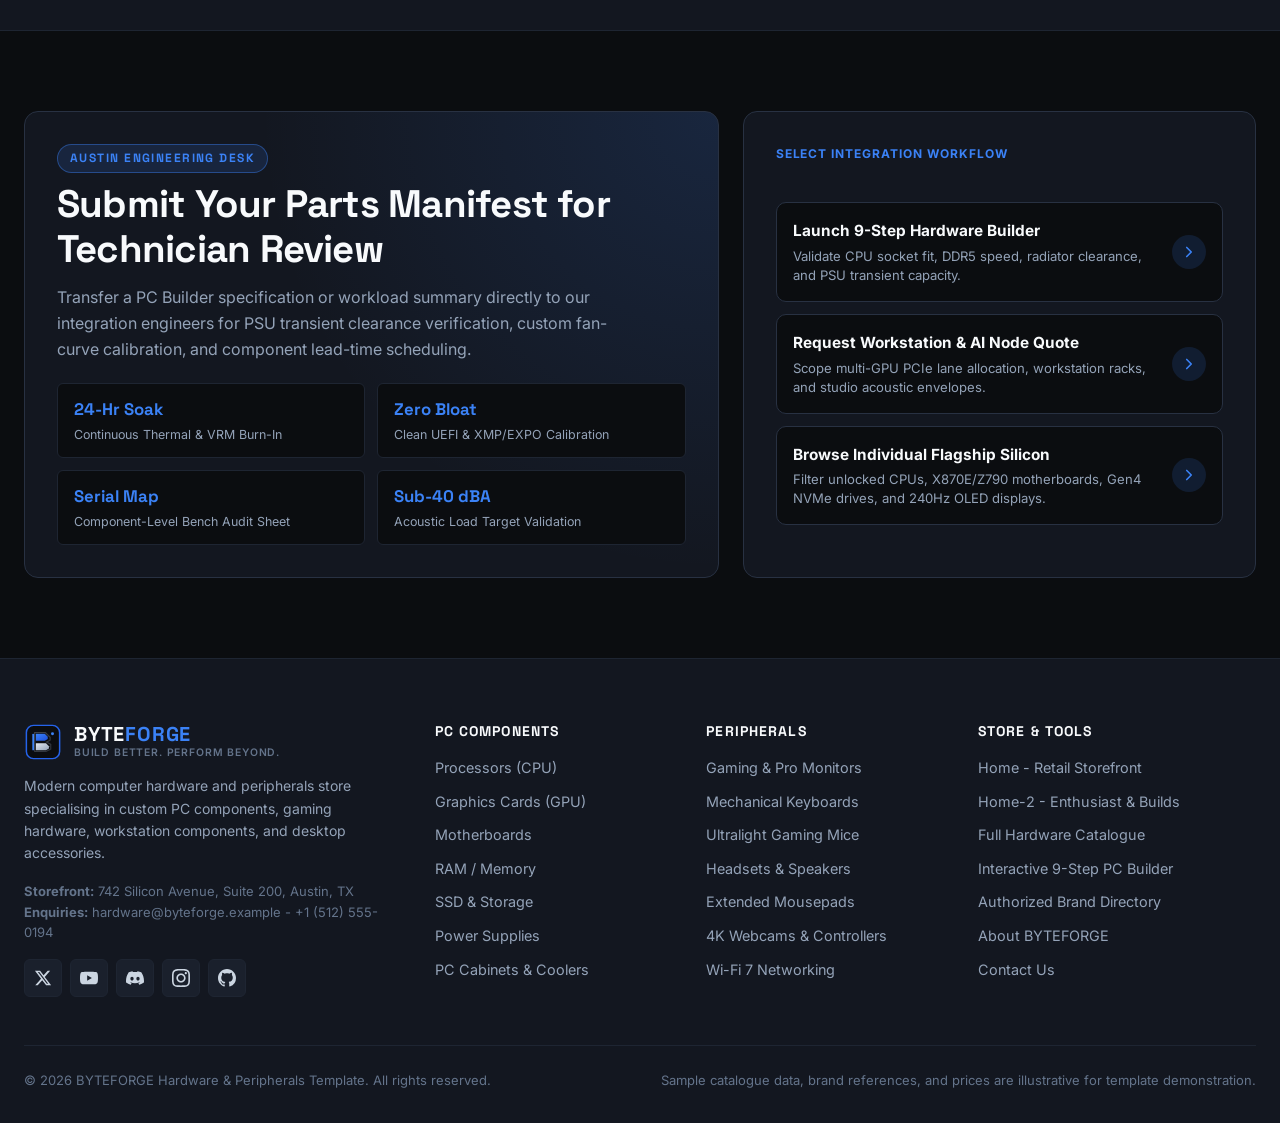
<file: home-2.html>
<!DOCTYPE html>
<html lang="en" data-theme="dark">
<head>
  <meta charset="UTF-8">
  <meta name="viewport" content="width=device-width, initial-scale=1.0">
  <title>BYTEFORGE Home-2 &mdash; Custom PC Builds, Workstation Performance &amp; Enthusiast Hardware</title>
  <meta name="description" content="BYTEFORGE Custom Systems & Enthusiast Hardware &mdash; Explore workload-tuned custom PC builds, thermal-balanced architectures, and precision workstation components.">
  <link rel="icon" type="image/svg+xml" href="assets/icons/favicon.svg">
  <link rel="preconnect" href="https://fonts.googleapis.com">
  <link rel="preconnect" href="https://fonts.gstatic.com" crossorigin>
  <link href="https://fonts.googleapis.com/css2?family=Inter:wght@400;500;600;700&family=Space+Grotesk:wght@500;600;700&display=swap" rel="stylesheet">
  <link rel="stylesheet" href="css/variables.css">
  <link rel="stylesheet" href="css/main.css">
  <link rel="stylesheet" href="css/pages.css">
</head>
<body>

  <!-- ==================== MANDATORY STICKY NAVBAR ==================== -->
  <header class="site-header">
    <div class="container navbar-container">
      <a href="index.html" class="brand-logo" aria-label="BYTEFORGE Home">
        <img src="assets/icons/favicon.svg" alt="" class="brand-logo-mark" width="38" height="38">
        <div class="brand-logo-text">
          <span class="brand-name">BYTE<span>FORGE</span></span>
          <span class="brand-tagline-mini">Build Better. Perform Beyond.</span>
        </div>
      </a>

      <nav aria-label="Primary Shopping Navigation">
        <ul class="nav-menu">
          <li class="nav-item">
            <a href="home-2.html" class="nav-link active" data-dropdown-toggle aria-expanded="false">
              Home
            </a>
            <div class="dropdown-panel dropdown-sm">
              <div class="dropdown-col-title">Homepage Layouts</div>
              <ul class="dropdown-list">
                <li>
                  <a href="index.html" class="dropdown-link">
                    <div>
                      <strong>Home - Hardware Retail</strong>
                      <span class="dropdown-link-desc">Product discovery &amp; catalogue shopping</span>
                    </div>
                  </a>
                </li>
                <li>
                  <a href="home-2.html" class="dropdown-link active" aria-current="page">
                    <div>
                      <strong>Home-2 - Custom PC &amp; Performance</strong>
                      <span class="dropdown-link-desc">Enthusiast rigs &amp; workload storytelling</span>
                    </div>
                  </a>
                </li>
              </ul>
            </div>
          </li>

          <li class="nav-item">
            <a href="products.html" class="nav-link" data-dropdown-toggle aria-expanded="false">
              Products
            </a>
            <div class="dropdown-panel dropdown-mega">
              <div class="dropdown-grid-2">
                <div>
                  <div class="dropdown-col-title">PC Components</div>
                  <ul class="dropdown-list">
                    <li><a href="products.html?category=processors" class="dropdown-link">Processors (CPU)</a></li>
                    <li><a href="products.html?category=graphics-cards" class="dropdown-link">Graphics Cards (GPU)</a></li>
                    <li><a href="products.html?category=motherboards" class="dropdown-link">Motherboards</a></li>
                    <li><a href="products.html?category=memory" class="dropdown-link">RAM / Memory</a></li>
                    <li><a href="products.html?category=storage" class="dropdown-link">SSD &amp; Storage</a></li>
                    <li><a href="products.html?category=power-supplies" class="dropdown-link">Power Supplies</a></li>
                    <li><a href="products.html?category=pc-cabinets" class="dropdown-link">PC Cabinets</a></li>
                    <li><a href="products.html?category=cpu-coolers" class="dropdown-link">CPU Coolers</a></li>
                    <li><a href="products.html?category=case-fans" class="dropdown-link">Case Fans</a></li>
                  </ul>
                </div>
                <div>
                  <div class="dropdown-col-title">Peripherals</div>
                  <ul class="dropdown-list">
                    <li><a href="products.html?category=monitors" class="dropdown-link">Monitors</a></li>
                    <li><a href="products.html?category=keyboards" class="dropdown-link">Keyboards</a></li>
                    <li><a href="products.html?category=gaming-mice" class="dropdown-link">Gaming Mice</a></li>
                    <li><a href="products.html?category=headsets-speakers" class="dropdown-link">Headsets &amp; Speakers</a></li>
                    <li><a href="products.html?category=mousepads" class="dropdown-link">Mousepads</a></li>
                    <li><a href="products.html?category=webcams" class="dropdown-link">Webcams</a></li>
                    <li><a href="products.html?category=controllers" class="dropdown-link">Controllers</a></li>
                    <li><a href="products.html?category=networking" class="dropdown-link">Networking Accessories</a></li>
                  </ul>
                </div>
              </div>
              <div class="dropdown-footer">
                <span style="font-size:0.8rem;color:var(--text-muted);">Explore 38+ illustrative hardware components &amp; peripherals</span>
                <a href="products.html" class="btn btn-primary btn-sm">All Products</a>
              </div>
            </div>
          </li>

          <li class="nav-item">
            <a href="build-your-pc.html" class="nav-link">Build Your PC</a>
          </li>

          <li class="nav-item">
            <a href="brands.html" class="nav-link" data-dropdown-toggle aria-expanded="false">
              Brands
            </a>
            <div class="dropdown-panel dropdown-brands">
              <div class="dropdown-col-title">Sample Hardware Brand Directory</div>
              <div class="brands-dropdown-grid">
                <a href="products.html?brand=ASUS" class="brand-pill-link"><span class="brand-pill-name">ASUS</span><span class="brand-pill-meta">Boards, GPUs &amp; OLED</span></a>
                <a href="products.html?brand=MSI" class="brand-pill-link"><span class="brand-pill-name">MSI</span><span class="brand-pill-meta">GPUs, Boards &amp; PSUs</span></a>
                <a href="products.html?brand=Gigabyte" class="brand-pill-link"><span class="brand-pill-name">Gigabyte</span><span class="brand-pill-meta">AORUS &amp; WindForce</span></a>
                <a href="products.html?brand=Intel" class="brand-pill-link"><span class="brand-pill-name">Intel</span><span class="brand-pill-meta">LGA1700 Processors</span></a>
                <a href="products.html?brand=AMD" class="brand-pill-link"><span class="brand-pill-name">AMD</span><span class="brand-pill-meta">Ryzen AM5 &amp; Radeon</span></a>
                <a href="products.html?brand=NVIDIA" class="brand-pill-link"><span class="brand-pill-name">NVIDIA</span><span class="brand-pill-meta">RTX Graphics</span></a>
                <a href="products.html?brand=Corsair" class="brand-pill-link"><span class="brand-pill-name">Corsair</span><span class="brand-pill-meta">Memory, PSU &amp; Cases</span></a>
                <a href="products.html?brand=Kingston" class="brand-pill-link"><span class="brand-pill-name">Kingston</span><span class="brand-pill-meta">FURY DDR5 &amp; NVMe</span></a>
                <a href="products.html?brand=Samsung" class="brand-pill-link"><span class="brand-pill-name">Samsung</span><span class="brand-pill-meta">990 PRO &amp; EVO SSDs</span></a>
                <a href="products.html?brand=Logitech" class="brand-pill-link"><span class="brand-pill-name">Logitech</span><span class="brand-pill-meta">PRO Wireless Gear</span></a>
                <a href="products.html?brand=Razer" class="brand-pill-link"><span class="brand-pill-name">Razer</span><span class="brand-pill-meta">Optical &amp; Esports</span></a>
                <a href="products.html?brand=Cooler%20Master" class="brand-pill-link"><span class="brand-pill-name">Cooler Master</span><span class="brand-pill-meta">Cases &amp; Thermal</span></a>
              </div>
              <div class="dropdown-footer">
                <span style="font-size:0.75rem;color:var(--text-dim);">Sample manufacturer directory - illustrative catalogue data</span>
                <a href="brands.html" style="font-size:0.8rem;font-weight:600;color:var(--accent-primary);">View All Brands</a>
              </div>
            </div>
          </li>

          <li class="nav-item">
            <a href="about.html" class="nav-link">About Us</a>
          </li>

          <li class="nav-item">
            <a href="contact.html" class="nav-link">Contact</a>
          </li>
        </ul>
      </nav>

      <div class="nav-actions">
        <button type="button" class="icon-btn" data-action="open-search" aria-label="Search Products">
          <svg viewBox="0 0 24 24" aria-hidden="true"><circle cx="11" cy="11" r="8"></circle><line x1="21" y1="21" x2="16.65" y2="16.65"></line></svg>
        </button>

        <button type="button" class="icon-btn" data-action="open-wishlist" aria-label="Open Wishlist">
          <svg viewBox="0 0 24 24" aria-hidden="true"><path d="M20.84 4.61a5.5 5.5 0 0 0-7.78 0L12 5.67l-1.06-1.06a5.5 5.5 0 0 0-7.78 7.78l1.06 1.06L12 21.23l7.78-7.78 1.06-1.06a5.5 5.5 0 0 0 0-7.78z"></path></svg>
          <span class="badge-count" data-wishlist-count data-count="0">0</span>
        </button>

        <button type="button" class="icon-btn" data-action="open-cart" aria-label="Open Shopping Cart">
          <svg viewBox="0 0 24 24" aria-hidden="true"><circle cx="9" cy="21" r="1"></circle><circle cx="20" cy="21" r="1"></circle><path d="M1 1h4l2.68 13.39a2 2 0 0 0 2 1.61h9.72a2 2 0 0 0 2-1.61L23 6H6"></path></svg>
          <span class="badge-count" data-cart-count data-count="0">0</span>
        </button>

        <button type="button" class="icon-btn rtl-toggle-btn" data-action="toggle-rtl" aria-label="Toggle RTL Direction" title="Toggle RTL">RTL</button>

        <button type="button" class="icon-btn" data-action="toggle-theme" aria-label="Toggle Light/Dark Theme">
          <svg viewBox="0 0 24 24" aria-hidden="true"><circle cx="12" cy="12" r="5"></circle></svg>
        </button>

        <a href="products.html" class="btn btn-primary btn-sm nav-cta-btn">Shop Components</a>

        <button type="button" class="icon-btn mobile-menu-toggle" data-action="open-mobile-menu" aria-label="Open Navigation Menu" aria-expanded="false">
          <svg viewBox="0 0 24 24" aria-hidden="true"><line x1="3" y1="6" x2="21" y2="6"></line><line x1="3" y1="12" x2="21" y2="12"></line><line x1="3" y1="18" x2="21" y2="18"></line></svg>
        </button>
      </div>
    </div>
  </header>

  <!-- ==================== MOBILE NAVIGATION DRAWER ==================== -->
  <div class="mobile-nav-backdrop" id="bf-mobile-nav-backdrop"></div>
  <aside class="mobile-nav-drawer" id="bf-mobile-nav-drawer" aria-label="Mobile Navigation">
    <div class="mobile-nav-header">
      <a href="index.html" class="brand-logo">
        <img src="assets/icons/favicon.svg" alt="" class="brand-logo-mark" width="32" height="32">
        <span class="brand-name">BYTE<span>FORGE</span></span>
      </a>
      <button type="button" class="icon-btn" data-action="close-mobile-menu" aria-label="Close Navigation Menu">
        <svg viewBox="0 0 24 24"><line x1="18" y1="6" x2="6" y2="18"></line><line x1="6" y1="6" x2="18" y2="18"></line></svg>
      </button>
    </div>

    <!-- Quick Action Buttons in Menu -->
    <div class="mobile-nav-actions">
      <button type="button" class="icon-btn" data-action="open-search" aria-label="Search Products" title="Search Hardware Catalogue">
        <svg viewBox="0 0 24 24" aria-hidden="true"><circle cx="11" cy="11" r="8"></circle><line x1="21" y1="21" x2="16.65" y2="16.65"></line></svg>
      </button>
      <button type="button" class="icon-btn" data-action="open-wishlist" aria-label="Open Wishlist" title="Saved Wishlist">
        <svg viewBox="0 0 24 24" aria-hidden="true"><path d="M20.84 4.61a5.5 5.5 0 0 0-7.78 0L12 5.67l-1.06-1.06a5.5 5.5 0 0 0-7.78 7.78l1.06 1.06L12 21.23l7.78-7.78 1.06-1.06a5.5 5.5 0 0 0 0-7.78z"></path></svg>
        <span class="badge-count" data-wishlist-count data-count="0">0</span>
      </button>
      <button type="button" class="icon-btn" data-action="open-cart" aria-label="Open Shopping Cart" title="Hardware Shopping Cart">
        <svg viewBox="0 0 24 24" aria-hidden="true"><circle cx="9" cy="21" r="1"></circle><circle cx="20" cy="21" r="1"></circle><path d="M1 1h4l2.68 13.39a2 2 0 0 0 2 1.61h9.72a2 2 0 0 0 2-1.61L23 6H6"></path></svg>
        <span class="badge-count" data-cart-count data-count="0">0</span>
      </button>
      <button type="button" class="icon-btn rtl-toggle-btn" data-action="toggle-rtl" aria-label="Toggle RTL Direction" title="Toggle RTL">RTL</button>
      <button type="button" class="icon-btn" data-action="toggle-theme" aria-label="Toggle Light/Dark Theme" title="Toggle Theme">
        <svg viewBox="0 0 24 24" aria-hidden="true"><circle cx="12" cy="12" r="5"></circle></svg>
      </button>
    </div>

    <div class="mobile-nav-body">
      <ul class="mobile-nav-list">
        <li class="mobile-nav-item active expanded">
          <button type="button" class="mobile-nav-row" data-mobile-accordion>
            <span>Home</span>
          </button>
          <div class="mobile-submenu">
            <a href="index.html" class="mobile-submenu-link">Home - Primary Retail Store</a>
            <a href="home-2.html" class="mobile-submenu-link active" aria-current="page">Home-2 - Custom PC &amp; Enthusiast</a>
          </div>
        </li>
        <li class="mobile-nav-item">
          <button type="button" class="mobile-nav-row" data-mobile-accordion>
            <span>Products</span>
          </button>
          <div class="mobile-submenu">
            <a href="products.html" class="mobile-submenu-link"><strong>All Products Catalogue</strong></a>
            <div class="mobile-submenu-group-title">PC Components</div>
            <a href="products.html?category=processors" class="mobile-submenu-link">Processors (CPU)</a>
            <a href="products.html?category=graphics-cards" class="mobile-submenu-link">Graphics Cards (GPU)</a>
            <a href="products.html?category=motherboards" class="mobile-submenu-link">Motherboards</a>
            <a href="products.html?category=memory" class="mobile-submenu-link">RAM / Memory</a>
            <a href="products.html?category=storage" class="mobile-submenu-link">SSD &amp; Storage</a>
            <a href="products.html?category=power-supplies" class="mobile-submenu-link">Power Supplies</a>
            <a href="products.html?category=pc-cabinets" class="mobile-submenu-link">PC Cabinets</a>
            <a href="products.html?category=cpu-coolers" class="mobile-submenu-link">CPU Coolers</a>
            <a href="products.html?category=case-fans" class="mobile-submenu-link">Case Fans</a>
            <div class="mobile-submenu-group-title">Peripherals</div>
            <a href="products.html?category=monitors" class="mobile-submenu-link">Monitors</a>
            <a href="products.html?category=keyboards" class="mobile-submenu-link">Keyboards</a>
            <a href="products.html?category=gaming-mice" class="mobile-submenu-link">Gaming Mice</a>
            <a href="products.html?category=headsets-speakers" class="mobile-submenu-link">Headsets &amp; Speakers</a>
            <a href="products.html?category=mousepads" class="mobile-submenu-link">Mousepads</a>
            <a href="products.html?category=webcams" class="mobile-submenu-link">Webcams</a>
            <a href="products.html?category=controllers" class="mobile-submenu-link">Controllers</a>
            <a href="products.html?category=networking" class="mobile-submenu-link">Networking Accessories</a>
          </div>
        </li>
        <li class="mobile-nav-item">
          <a href="build-your-pc.html" class="mobile-nav-row">Build Your PC</a>
        </li>
        <li class="mobile-nav-item">
          <button type="button" class="mobile-nav-row" data-mobile-accordion>
            <span>Brands</span>
          </button>
          <div class="mobile-submenu">
            <a href="brands.html" class="mobile-submenu-link"><strong>All Brands Directory</strong></a>
            <a href="products.html?brand=ASUS" class="mobile-submenu-link">ASUS</a>
            <a href="products.html?brand=MSI" class="mobile-submenu-link">MSI</a>
            <a href="products.html?brand=Gigabyte" class="mobile-submenu-link">Gigabyte</a>
            <a href="products.html?brand=Intel" class="mobile-submenu-link">Intel</a>
            <a href="products.html?brand=AMD" class="mobile-submenu-link">AMD</a>
            <a href="products.html?brand=NVIDIA" class="mobile-submenu-link">NVIDIA</a>
            <a href="products.html?brand=Corsair" class="mobile-submenu-link">Corsair</a>
            <a href="products.html?brand=Kingston" class="mobile-submenu-link">Kingston</a>
            <a href="products.html?brand=Samsung" class="mobile-submenu-link">Samsung</a>
            <a href="products.html?brand=Logitech" class="mobile-submenu-link">Logitech</a>
            <a href="products.html?brand=Razer" class="mobile-submenu-link">Razer</a>
            <a href="products.html?brand=Cooler%20Master" class="mobile-submenu-link">Cooler Master</a>
          </div>
        </li>
        <li class="mobile-nav-item">
          <a href="about.html" class="mobile-nav-row">About Us</a>
        </li>
        <li class="mobile-nav-item">
          <a href="contact.html" class="mobile-nav-row">Contact</a>
        </li>
      </ul>
    </div>
    <div class="mobile-nav-footer">
      <a href="products.html" class="btn btn-primary btn-block">Shop Components</a>
      <a href="build-your-pc.html" class="btn btn-secondary btn-block">Configure Custom PC</a>
    </div>
  </aside>

  <!-- ==================== MAIN CONTENT (HOME-2: ENTHUSIAST & PERFORMANCE) ==================== -->
  <main>

    <!-- 1. IMMERSIVE CUSTOM PC & WORKSTATION HERO -->
    <section class="hero-home2">
      <div class="container">
        <div class="hero-home2-top">
          <div>
            <span class="eyebrow">BYTEFORGE CUSTOM LABS // Build Better. Perform Beyond.</span>
            <h1 class="hero-title" style="margin-bottom:0;">Engineered For <span>Peak Compute &amp; Frame Pacing.</span></h1>
          </div>
          <div>
            <p class="hero-lead" style="margin-bottom:var(--space-5);">
              From sub-30dBA liquid-cooled 4K gaming rigs to dual-slot CUDA/rendering workstations&mdash;architect a custom PC where every socket, memory timing, and airflow path works in harmony.
            </p>
            <div style="display:flex;flex-wrap:wrap;gap:12px;">
              <a href="build-your-pc.html" class="btn btn-primary btn-lg">Configure Custom Rig</a>
              <a href="#performance-tiers" class="btn btn-secondary btn-lg">Select Workload Tier</a>
            </div>
          </div>
        </div>

        <div class="hero-home2-showcase">
          <div class="hero-visual-frame">
            <img src="assets/images/heroes/hero-home2.jpg" alt="Dual-Monitor Enthusiast Workstation & Custom Tower Setup" width="960" height="600">
          </div>

          <div class="hero-home2-console">
            <div>
              <div style="font-family:var(--font-heading);font-size:0.75rem;font-weight:700;text-transform:uppercase;letter-spacing:0.1em;color:var(--accent-primary);margin-bottom:6px;">Reference Architecture Telemetry</div>
              <h2 style="font-size:1.35rem;margin-bottom:10px;">FORGE STUDIO &amp; APEX SERIES</h2>
              <p style="font-size:0.875rem;color:var(--text-muted);">
                Every sample BYTEFORGE configuration prioritizes sustained boost clocks, clean power delivery, and physical clearance verification.
              </p>
            </div>

            <div style="display:flex;flex-direction:column;gap:10px;">
              <div style="background:var(--bg-primary);border:1px solid var(--border-subtle);padding:12px 14px;border-radius:var(--radius-sm);display:flex;justify-content:space-between;align-items:center;">
                <div>
                  <div style="font-size:0.72rem;color:var(--text-dim);text-transform:uppercase;">Platform Architectures</div>
                  <div style="font-family:var(--font-heading);font-weight:700;font-size:0.95rem;">AMD Socket AM5 &amp; Intel LGA1700</div>
                </div>
                <span style="color:var(--accent-primary);font-family:var(--font-heading);font-weight:700;font-size:0.8rem;">PCIe 5.0</span>
              </div>

              <div style="background:var(--bg-primary);border:1px solid var(--border-subtle);padding:12px 14px;border-radius:var(--radius-sm);display:flex;justify-content:space-between;align-items:center;">
                <div>
                  <div style="font-size:0.72rem;color:var(--text-dim);text-transform:uppercase;">Memory Calibration</div>
                  <div style="font-family:var(--font-heading);font-weight:700;font-size:0.95rem;">DDR5-6000 CL30 / DDR5-6400 CL32</div>
                </div>
                <span style="color:var(--accent-primary);font-family:var(--font-heading);font-weight:700;font-size:0.8rem;">EXPO / XMP</span>
              </div>

              <div style="background:var(--bg-primary);border:1px solid var(--border-subtle);padding:12px 14px;border-radius:var(--radius-sm);display:flex;justify-content:space-between;align-items:center;">
                <div>
                  <div style="font-size:0.72rem;color:var(--text-dim);text-transform:uppercase;">Power Delivery Standard</div>
                  <div style="font-family:var(--font-heading);font-weight:700;font-size:0.95rem;">ATX 3.1 &amp; Native 600W 12V-2x6</div>
                </div>
                <span style="color:var(--status-success);font-family:var(--font-heading);font-weight:700;font-size:0.8rem;">80+ GOLD</span>
              </div>
            </div>

            <div style="display:grid;grid-template-columns:1fr 1fr;gap:10px;">
              <a href="build-your-pc.html?preset=highend-gaming" class="btn btn-primary btn-sm">Load 4K Gaming Rig</a>
              <a href="build-your-pc.html?preset=workstation" class="btn btn-outline btn-sm">Load Workstation</a>
            </div>
          </div>
        </div>
      </div>
    </section>

    <!-- 2. CHOOSE YOUR PERFORMANCE &mdash; 4 WORKLOAD USE CASES -->
    <section class="section" id="performance-tiers">
      <div class="container">
        <div class="section-header">
          <div class="section-header-copy">
            <span class="eyebrow">Workload-Driven Hardware Selection</span>
            <h2 class="section-title">Choose Your Performance Profile</h2>
            <p class="section-subtitle">Select your primary daily workload to inspect recommended hardware pairings or launch a pre-configured starting point in the PC Builder.</p>
          </div>
        </div>

        <div class="workload-matrix-grid">
          <article class="workload-card">
            <span class="workload-tier-tag">01 // Competitive &amp; 4K Gaming</span>
            <h3 style="font-size:1.25rem;">High-Refresh Gaming</h3>
            <p style="font-size:0.875rem;color:var(--text-muted);">
              Prioritizes L3 3D V-Cache processors, high-VRAM graphics cards, and low-latency CL30 memory for smooth 1% low frame times at 1440p 180Hz and 4K 240Hz.
            </p>
            <div style="margin-top:auto;padding-top:14px;border-top:1px solid var(--border-subtle);font-size:0.8rem;color:var(--text-secondary);">
              <div><strong>Key CPU:</strong> Ryzen 7 9800X3D Class</div>
              <div><strong>Key GPU:</strong> RTX 4070 TiS / RTX 4090</div>
            </div>
            <a href="build-your-pc.html?preset=performance-gaming" class="btn btn-primary btn-sm" style="margin-top:8px;">Configure Gaming Rig</a>
          </article>

          <article class="workload-card">
            <span class="workload-tier-tag">02 // 3D Rendering &amp; Video VFX</span>
            <h3 style="font-size:1.25rem;">Content Creation Studio</h3>
            <p style="font-size:0.875rem;color:var(--text-muted);">
              Engineered around 16-to-24 core processors, 64GB+ DDR5 memory, dual AV1 encoders, and 4TB high-endurance PCIe 4.0 scratch storage.
            </p>
            <div style="margin-top:auto;padding-top:14px;border-top:1px solid var(--border-subtle);font-size:0.8rem;color:var(--text-secondary);">
              <div><strong>Key CPU:</strong> Ryzen 9 9950X / i9-14900K</div>
              <div><strong>Key Storage:</strong> 4TB Fury Renegade NVMe</div>
            </div>
            <a href="build-your-pc.html?preset=highend-gaming" class="btn btn-primary btn-sm" style="margin-top:8px;">Configure Creator Rig</a>
          </article>

          <article class="workload-card">
            <span class="workload-tier-tag">03 // CAD, AI &amp; Compilation</span>
            <h3 style="font-size:1.25rem;">Professional Workstation</h3>
            <p style="font-size:0.875rem;color:var(--text-muted);">
              Built for sustained multi-hour compute loads, local LLM inference, and large codebase compilation with 10GbE networking and 1000W ATX 3.1 power.
            </p>
            <div style="margin-top:auto;padding-top:14px;border-top:1px solid var(--border-subtle);font-size:0.8rem;color:var(--text-secondary);">
              <div><strong>Key Board:</strong> Z790 Master X (10GbE)</div>
              <div><strong>Key Power:</strong> 1000W ATX 3.1 80+ Gold</div>
            </div>
            <a href="build-your-pc.html?preset=workstation" class="btn btn-primary btn-sm" style="margin-top:8px;">Configure Workstation</a>
          </article>

          <article class="workload-card">
            <span class="workload-tier-tag">04 // Compact &amp; Efficient</span>
            <h3 style="font-size:1.25rem;">1080p / Office &amp; Dev Systems</h3>
            <p style="font-size:0.875rem;color:var(--text-muted);">
              Clean, whisper-quiet air-cooled systems in compact mesh enclosures delivering responsive multi-monitor productivity and 1080p/1440p gaming value.
            </p>
            <div style="margin-top:auto;padding-top:14px;border-top:1px solid var(--border-subtle);font-size:0.8rem;color:var(--text-secondary);">
              <div><strong>Key CPU:</strong> Core i5-14600K Class</div>
              <div><strong>Key Cooler:</strong> Dual-Tower 6-Heatpipe Air</div>
            </div>
            <a href="build-your-pc.html?preset=entry-gaming" class="btn btn-primary btn-sm" style="margin-top:8px;">Configure Core Rig</a>
          </article>
        </div>
      </div>
    </section>

    <!-- 3. REFERENCE BENCHMARK & WORKLOAD DOSSIERS -->
    <section class="section section-alt" id="benchmark-dossiers">
      <div class="container">
        <div class="section-header">
          <div class="section-header-copy">
            <span class="eyebrow">Lab Telemetry &amp; Benchmarks</span>
            <h2 class="section-title">Sustained Workload &amp; Acoustic Performance Dossiers</h2>
            <p class="section-subtitle">Measured multi-core throughput, frame-time stability, and thermal ceilings recorded during continuous 24-hour soak validation runs in our Austin lab.</p>
          </div>
          <a href="build-your-pc.html" class="btn btn-secondary">Launch Spec Configurator</a>
        </div>

        <div class="benchmark-dossiers-grid">
          <article class="dossier-card">
            <div class="dossier-card-header">
              <div>
                <span class="dossier-code-badge">REF-01: 4K 240Hz Gaming Rig</span>
                <h3 class="dossier-card-title">APEX Path-Tracing Reference Platform</h3>
              </div>
              <span class="dossier-telemetry-pill">36.4 dBA Load</span>
            </div>

            <div class="dossier-silicon-grid">
              <div class="dossier-silicon-item">
                <span class="dossier-silicon-label">Processor</span>
                <span class="dossier-silicon-val">Ryzen 9 9950X Class (16-Core)</span>
              </div>
              <div class="dossier-silicon-item">
                <span class="dossier-silicon-label">Graphics Engine</span>
                <span class="dossier-silicon-val">RTX 4090 24GB OC Class</span>
              </div>
              <div class="dossier-silicon-item">
                <span class="dossier-silicon-label">Memory &amp; NVMe</span>
                <span class="dossier-silicon-val">64GB DDR5-6400 + 2TB 990 PRO</span>
              </div>
              <div class="dossier-silicon-item">
                <span class="dossier-silicon-label">Thermal Loop</span>
                <span class="dossier-silicon-val">360mm Dual-Chamber AIO</span>
              </div>
            </div>

            <div class="dossier-meters">
              <div class="dossier-meter-row">
                <div class="dossier-meter-meta">
                  <span class="dossier-meter-label">Cinebench R24 Multi-Core Score</span>
                  <span class="dossier-meter-value">2,410 pts</span>
                </div>
                <div class="dossier-meter-track">
                  <div class="dossier-meter-fill" style="width:95%;"></div>
                </div>
              </div>
              <div class="dossier-meter-row">
                <div class="dossier-meter-meta">
                  <span class="dossier-meter-label">4K Ray-Traced Overdrive Avg FPS</span>
                  <span class="dossier-meter-value">118 FPS</span>
                </div>
                <div class="dossier-meter-track">
                  <div class="dossier-meter-fill" style="width:91%;"></div>
                </div>
              </div>
              <div class="dossier-meter-row">
                <div class="dossier-meter-meta">
                  <span class="dossier-meter-label">1% Low Frame-Time Consistency</span>
                  <span class="dossier-meter-value">99.1%</span>
                </div>
                <div class="dossier-meter-track">
                  <div class="dossier-meter-fill" style="width:99%;"></div>
                </div>
              </div>
              <div class="dossier-meter-row">
                <div class="dossier-meter-meta">
                  <span class="dossier-meter-label">Sustained VRM &amp; Coolant Peak</span>
                  <span class="dossier-meter-value">64°C Steady State</span>
                </div>
                <div class="dossier-meter-track">
                  <div class="dossier-meter-fill" style="width:82%;"></div>
                </div>
              </div>
            </div>

            <div class="dossier-card-actions">
              <a href="build-your-pc.html?preset=highend-gaming" class="btn btn-primary btn-sm">Open Preset in Builder</a>
              <a href="#thermal-engineering-lab" class="btn btn-secondary btn-sm">Thermal Protocol</a>
            </div>
          </article>

          <article class="dossier-card">
            <div class="dossier-card-header">
              <div>
                <span class="dossier-code-badge">REF-02: AI &amp; 3D Studio Node</span>
                <h3 class="dossier-card-title">STUDIO Compute &amp; Render Workstation</h3>
              </div>
              <span class="dossier-telemetry-pill">34.8 dBA Load</span>
            </div>

            <div class="dossier-silicon-grid">
              <div class="dossier-silicon-item">
                <span class="dossier-silicon-label">Processor</span>
                <span class="dossier-silicon-val">Core i9-14900K Class (24-Core)</span>
              </div>
              <div class="dossier-silicon-item">
                <span class="dossier-silicon-label">Graphics Engine</span>
                <span class="dossier-silicon-val">RTX 4080 SUPER 16GB Studio</span>
              </div>
              <div class="dossier-silicon-item">
                <span class="dossier-silicon-label">Memory &amp; Scratch</span>
                <span class="dossier-silicon-val">64GB DDR5-6400 + 4TB Renegade</span>
              </div>
              <div class="dossier-silicon-item">
                <span class="dossier-silicon-label">Airflow Chassis</span>
                <span class="dossier-silicon-val">High-Static Pressure Mesh Tower</span>
              </div>
            </div>

            <div class="dossier-meters">
              <div class="dossier-meter-row">
                <div class="dossier-meter-meta">
                  <span class="dossier-meter-label">Blender 4.2 Monster GPU Scene</span>
                  <span class="dossier-meter-value">14.2 sec</span>
                </div>
                <div class="dossier-meter-track">
                  <div class="dossier-meter-fill" style="width:93%;"></div>
                </div>
              </div>
              <div class="dossier-meter-row">
                <div class="dossier-meter-meta">
                  <span class="dossier-meter-label">Local LLM 70B Q4 Inference Rate</span>
                  <span class="dossier-meter-value">28.4 tok/s</span>
                </div>
                <div class="dossier-meter-track">
                  <div class="dossier-meter-fill" style="width:89%;"></div>
                </div>
              </div>
              <div class="dossier-meter-row">
                <div class="dossier-meter-meta">
                  <span class="dossier-meter-label">NVMe Gen4 Sustained Read Bandwidth</span>
                  <span class="dossier-meter-value">7,350 MB/s</span>
                </div>
                <div class="dossier-meter-track">
                  <div class="dossier-meter-fill" style="width:97%;"></div>
                </div>
              </div>
              <div class="dossier-meter-row">
                <div class="dossier-meter-meta">
                  <span class="dossier-meter-label">Acoustic Ceiling Safety Margin</span>
                  <span class="dossier-meter-value">5.2 dBA Headroom</span>
                </div>
                <div class="dossier-meter-track">
                  <div class="dossier-meter-fill" style="width:88%;"></div>
                </div>
              </div>
            </div>

            <div class="dossier-card-actions">
              <a href="build-your-pc.html?preset=workstation" class="btn btn-primary btn-sm">Open Preset in Builder</a>
              <a href="contact.html?enquiry=custom-build&amp;preset=workstation#enquiry-form" class="btn btn-secondary btn-sm">Request Spec Sheet</a>
            </div>
          </article>
        </div>

        <div class="disclaimer-note" style="margin-top:var(--space-6);">
          <strong>Laboratory Validation Notice:</strong> Telemetry figures reflect illustrative sample testbed profiles recorded at 22°C ambient intake temperature for reference comparison across configurations.
        </div>
      </div>
    </section>

    <!-- 4. COMPONENT SPOTLIGHT &mdash; TABBED ARCHITECTURE SHOWCASE -->
    <section class="section" id="component-spotlight">
      <div class="container">
        <div class="section-header">
          <div class="section-header-copy">
            <span class="eyebrow">Core Silicon &amp; Thermals</span>
            <h2 class="section-title">Enthusiast Component Spotlight</h2>
            <p class="section-subtitle">Explore individual processors, graphics cards, motherboards, and liquid/air cooling solutions.</p>
          </div>
          <div class="spotlight-tabs" style="margin-bottom:0;">
            <button type="button" class="tab-btn active" data-spotlight-tab="graphics-cards">Graphics Cards</button>
            <button type="button" class="tab-btn" data-spotlight-tab="processors">Processors (CPU)</button>
            <button type="button" class="tab-btn" data-spotlight-tab="motherboards">Motherboards</button>
            <button type="button" class="tab-btn" data-spotlight-tab="cooling">Liquid &amp; Air Cooling</button>
          </div>
        </div>

        <div class="products-grid" id="bf-home2-spotlight-grid">
      <article class="product-card" data-product-id="cpu-ryzen9-9950x">
        <div class="product-card-media">
          <div class="product-card-badges">
            <span class="status-badge status-in-stock">In Stock</span>
          </div>
          <button type="button" class="wishlist-btn" data-wishlist-btn="cpu-ryzen9-9950x" aria-label="Save AMD Ryzen 9 9950X Class 16-Core Unlocked Desktop Processor to Wishlist" aria-pressed="false">
            <svg viewBox="0 0 24 24"><path d="M20.84 4.61a5.5 5.5 0 0 0-7.78 0L12 5.67l-1.06-1.06a5.5 5.5 0 0 0-7.78 7.78l1.06 1.06L12 21.23l7.78-7.78 1.06-1.06a5.5 5.5 0 0 0 0-7.78z"></path></svg>
          </button>
          <a href="product-details.html?id=cpu-ryzen9-9950x" aria-label="View details for AMD Ryzen 9 9950X Class 16-Core Unlocked Desktop Processor">
            <img src="assets/images/products/cpu-ryzen9-9950x.jpg" alt="AMD Ryzen 9 9950X Class 16-Core Unlocked Desktop Processor" width="400" height="300" loading="lazy">
          </a>
        </div>
        <div class="product-card-body">
          <div class="product-card-meta">
            <span>AMD</span>
            <span class="product-card-category">Processors</span>
          </div>
          <h3 class="product-card-title">
            <a href="product-details.html?id=cpu-ryzen9-9950x">AMD Ryzen 9 9950X Class 16-Core Unlocked Desktop Processor</a>
          </h3>
          <span class="product-spec-pill">16 Cores / 32 Threads | Socket AM5 | Up to 5.7 GHz</span>
          <div class="product-card-footer">
            <div class="product-price-wrap">
              <span class="product-price-label">Sample Price</span>
              <span class="product-price">$649</span>
            </div>
            <div class="product-card-actions">
              <a href="product-details.html?id=cpu-ryzen9-9950x" class="btn btn-secondary btn-sm">Details</a>
              <button type="button" class="btn btn-primary btn-sm" data-add-to-cart="cpu-ryzen9-9950x">Add to Cart</button>
            </div>
          </div>
        </div>
      </article>
      <article class="product-card" data-product-id="cpu-ryzen7-9800x3d">
        <div class="product-card-media">
          <div class="product-card-badges">
            <span class="status-badge status-in-stock">In Stock</span>
          </div>
          <button type="button" class="wishlist-btn" data-wishlist-btn="cpu-ryzen7-9800x3d" aria-label="Save AMD Ryzen 7 9800X3D Class 8-Core 3D V-Cache Gaming Processor to Wishlist" aria-pressed="false">
            <svg viewBox="0 0 24 24"><path d="M20.84 4.61a5.5 5.5 0 0 0-7.78 0L12 5.67l-1.06-1.06a5.5 5.5 0 0 0-7.78 7.78l1.06 1.06L12 21.23l7.78-7.78 1.06-1.06a5.5 5.5 0 0 0 0-7.78z"></path></svg>
          </button>
          <a href="product-details.html?id=cpu-ryzen7-9800x3d" aria-label="View details for AMD Ryzen 7 9800X3D Class 8-Core 3D V-Cache Gaming Processor">
            <img src="assets/images/products/cpu-ryzen7-9800x3d.jpg" alt="AMD Ryzen 7 9800X3D Class 8-Core 3D V-Cache Gaming Processor" width="400" height="300" loading="lazy">
          </a>
        </div>
        <div class="product-card-body">
          <div class="product-card-meta">
            <span>AMD</span>
            <span class="product-card-category">Processors</span>
          </div>
          <h3 class="product-card-title">
            <a href="product-details.html?id=cpu-ryzen7-9800x3d">AMD Ryzen 7 9800X3D Class 8-Core 3D V-Cache Gaming Processor</a>
          </h3>
          <span class="product-spec-pill">8 Cores / 16 Threads | 96MB L3 3D V-Cache | AM5</span>
          <div class="product-card-footer">
            <div class="product-price-wrap">
              <span class="product-price-label">Sample Price</span>
              <span class="product-price">$479</span>
            </div>
            <div class="product-card-actions">
              <a href="product-details.html?id=cpu-ryzen7-9800x3d" class="btn btn-secondary btn-sm">Details</a>
              <button type="button" class="btn btn-primary btn-sm" data-add-to-cart="cpu-ryzen7-9800x3d">Add to Cart</button>
            </div>
          </div>
        </div>
      </article>
      <article class="product-card" data-product-id="gpu-asus-4090">
        <div class="product-card-media">
          <div class="product-card-badges">
            <span class="status-badge status-low-stock">Low Stock</span>
          </div>
          <button type="button" class="wishlist-btn" data-wishlist-btn="gpu-asus-4090" aria-label="Save ASUS ROG Strix GeForce RTX 4090 OC Class 24GB Graphics Card to Wishlist" aria-pressed="false">
            <svg viewBox="0 0 24 24"><path d="M20.84 4.61a5.5 5.5 0 0 0-7.78 0L12 5.67l-1.06-1.06a5.5 5.5 0 0 0-7.78 7.78l1.06 1.06L12 21.23l7.78-7.78 1.06-1.06a5.5 5.5 0 0 0 0-7.78z"></path></svg>
          </button>
          <a href="product-details.html?id=gpu-asus-4090" aria-label="View details for ASUS ROG Strix GeForce RTX 4090 OC Class 24GB Graphics Card">
            <img src="assets/images/products/gpu-asus-4090.jpg" alt="ASUS ROG Strix GeForce RTX 4090 OC Class 24GB Graphics Card" width="400" height="300" loading="lazy">
          </a>
        </div>
        <div class="product-card-body">
          <div class="product-card-meta">
            <span>ASUS</span>
            <span class="product-card-category">Graphics Cards</span>
          </div>
          <h3 class="product-card-title">
            <a href="product-details.html?id=gpu-asus-4090">ASUS ROG Strix GeForce RTX 4090 OC Class 24GB Graphics Card</a>
          </h3>
          <span class="product-spec-pill">24GB GDDR6X | 358mm Length | 450W TDP | 3.5-Slot</span>
          <div class="product-card-footer">
            <div class="product-price-wrap">
              <span class="product-price-label">Sample Price</span>
              <span class="product-price">$1,899</span>
            </div>
            <div class="product-card-actions">
              <a href="product-details.html?id=gpu-asus-4090" class="btn btn-secondary btn-sm">Details</a>
              <button type="button" class="btn btn-primary btn-sm" data-add-to-cart="gpu-asus-4090">Add to Cart</button>
            </div>
          </div>
        </div>
      </article>
      <article class="product-card" data-product-id="gpu-nvidia-4080s">
        <div class="product-card-media">
          <div class="product-card-badges">
            <span class="status-badge status-in-stock">In Stock</span>
          </div>
          <button type="button" class="wishlist-btn" data-wishlist-btn="gpu-nvidia-4080s" aria-label="Save NVIDIA GeForce RTX 4080 SUPER Studio / Founders Class 16GB GPU to Wishlist" aria-pressed="false">
            <svg viewBox="0 0 24 24"><path d="M20.84 4.61a5.5 5.5 0 0 0-7.78 0L12 5.67l-1.06-1.06a5.5 5.5 0 0 0-7.78 7.78l1.06 1.06L12 21.23l7.78-7.78 1.06-1.06a5.5 5.5 0 0 0 0-7.78z"></path></svg>
          </button>
          <a href="product-details.html?id=gpu-nvidia-4080s" aria-label="View details for NVIDIA GeForce RTX 4080 SUPER Studio / Founders Class 16GB GPU">
            <img src="assets/images/products/gpu-msi-4080s.jpg" alt="NVIDIA GeForce RTX 4080 SUPER Studio / Founders Class 16GB GPU" width="400" height="300" loading="lazy">
          </a>
        </div>
        <div class="product-card-body">
          <div class="product-card-meta">
            <span>NVIDIA</span>
            <span class="product-card-category">Graphics Cards</span>
          </div>
          <h3 class="product-card-title">
            <a href="product-details.html?id=gpu-nvidia-4080s">NVIDIA GeForce RTX 4080 SUPER Studio / Founders Class 16GB GPU</a>
          </h3>
          <span class="product-spec-pill">16GB GDDR6X | 310mm Length | 320W TDP | Dual-Flow</span>
          <div class="product-card-footer">
            <div class="product-price-wrap">
              <span class="product-price-label">Sample Price</span>
              <span class="product-price">$1,049</span>
            </div>
            <div class="product-card-actions">
              <a href="product-details.html?id=gpu-nvidia-4080s" class="btn btn-secondary btn-sm">Details</a>
              <button type="button" class="btn btn-primary btn-sm" data-add-to-cart="gpu-nvidia-4080s">Add to Cart</button>
            </div>
          </div>
        </div>
      </article>
      <article class="product-card" data-product-id="mobo-asus-x870e">
        <div class="product-card-media">
          <div class="product-card-badges">
            <span class="status-badge status-in-stock">In Stock</span>
          </div>
          <button type="button" class="wishlist-btn" data-wishlist-btn="mobo-asus-x870e" aria-label="Save ASUS ROG Crosshair X870E Hero Class Socket AM5 ATX Motherboard to Wishlist" aria-pressed="false">
            <svg viewBox="0 0 24 24"><path d="M20.84 4.61a5.5 5.5 0 0 0-7.78 0L12 5.67l-1.06-1.06a5.5 5.5 0 0 0-7.78 7.78l1.06 1.06L12 21.23l7.78-7.78 1.06-1.06a5.5 5.5 0 0 0 0-7.78z"></path></svg>
          </button>
          <a href="product-details.html?id=mobo-asus-x870e" aria-label="View details for ASUS ROG Crosshair X870E Hero Class Socket AM5 ATX Motherboard">
            <img src="assets/images/products/mobo-asus-x870e.jpg" alt="ASUS ROG Crosshair X870E Hero Class Socket AM5 ATX Motherboard" width="400" height="300" loading="lazy">
          </a>
        </div>
        <div class="product-card-body">
          <div class="product-card-meta">
            <span>ASUS</span>
            <span class="product-card-category">Motherboards</span>
          </div>
          <h3 class="product-card-title">
            <a href="product-details.html?id=mobo-asus-x870e">ASUS ROG Crosshair X870E Hero Class Socket AM5 ATX Motherboard</a>
          </h3>
          <span class="product-spec-pill">Socket AM5 | DDR5 | ATX | 18+2+2 Power Stages</span>
          <div class="product-card-footer">
            <div class="product-price-wrap">
              <span class="product-price-label">Sample Price</span>
              <span class="product-price">$599</span>
            </div>
            <div class="product-card-actions">
              <a href="product-details.html?id=mobo-asus-x870e" class="btn btn-secondary btn-sm">Details</a>
              <button type="button" class="btn btn-primary btn-sm" data-add-to-cart="mobo-asus-x870e">Add to Cart</button>
            </div>
          </div>
        </div>
      </article>
      <article class="product-card" data-product-id="ram-corsair-64gb-ddr5">
        <div class="product-card-media">
          <div class="product-card-badges">
            <span class="status-badge status-in-stock">In Stock</span>
          </div>
          <button type="button" class="wishlist-btn" data-wishlist-btn="ram-corsair-64gb-ddr5" aria-label="Save Corsair Dominator Titanium 64GB (2x32GB) DDR5-6400 CL32 Memory Kit to Wishlist" aria-pressed="false">
            <svg viewBox="0 0 24 24"><path d="M20.84 4.61a5.5 5.5 0 0 0-7.78 0L12 5.67l-1.06-1.06a5.5 5.5 0 0 0-7.78 7.78l1.06 1.06L12 21.23l7.78-7.78 1.06-1.06a5.5 5.5 0 0 0 0-7.78z"></path></svg>
          </button>
          <a href="product-details.html?id=ram-corsair-64gb-ddr5" aria-label="View details for Corsair Dominator Titanium 64GB (2x32GB) DDR5-6400 CL32 Memory Kit">
            <img src="assets/images/products/ram-corsair-64gb-ddr5.jpg" alt="Corsair Dominator Titanium 64GB (2x32GB) DDR5-6400 CL32 Memory Kit" width="400" height="300" loading="lazy">
          </a>
        </div>
        <div class="product-card-body">
          <div class="product-card-meta">
            <span>Corsair</span>
            <span class="product-card-category">RAM / Memory</span>
          </div>
          <h3 class="product-card-title">
            <a href="product-details.html?id=ram-corsair-64gb-ddr5">Corsair Dominator Titanium 64GB (2x32GB) DDR5-6400 CL32 Memory Kit</a>
          </h3>
          <span class="product-spec-pill">64GB (2x32GB) | DDR5-6400 | CL32 | Forged Aluminum</span>
          <div class="product-card-footer">
            <div class="product-price-wrap">
              <span class="product-price-label">Sample Price</span>
              <span class="product-price">$279</span>
            </div>
            <div class="product-card-actions">
              <a href="product-details.html?id=ram-corsair-64gb-ddr5" class="btn btn-secondary btn-sm">Details</a>
              <button type="button" class="btn btn-primary btn-sm" data-add-to-cart="ram-corsair-64gb-ddr5">Add to Cart</button>
            </div>
          </div>
        </div>
      </article>
      <article class="product-card" data-product-id="ssd-samsung-990pro-2tb">
        <div class="product-card-media">
          <div class="product-card-badges">
            <span class="status-badge status-in-stock">In Stock</span>
          </div>
          <button type="button" class="wishlist-btn" data-wishlist-btn="ssd-samsung-990pro-2tb" aria-label="Save Samsung 990 PRO 2TB PCIe 4.0 x4 NVMe M.2 Internal SSD to Wishlist" aria-pressed="false">
            <svg viewBox="0 0 24 24"><path d="M20.84 4.61a5.5 5.5 0 0 0-7.78 0L12 5.67l-1.06-1.06a5.5 5.5 0 0 0-7.78 7.78l1.06 1.06L12 21.23l7.78-7.78 1.06-1.06a5.5 5.5 0 0 0 0-7.78z"></path></svg>
          </button>
          <a href="product-details.html?id=ssd-samsung-990pro-2tb" aria-label="View details for Samsung 990 PRO 2TB PCIe 4.0 x4 NVMe M.2 Internal SSD">
            <img src="assets/images/products/ssd-samsung-990pro-2tb.jpg" alt="Samsung 990 PRO 2TB PCIe 4.0 x4 NVMe M.2 Internal SSD" width="400" height="300" loading="lazy">
          </a>
        </div>
        <div class="product-card-body">
          <div class="product-card-meta">
            <span>Samsung</span>
            <span class="product-card-category">SSD & Storage</span>
          </div>
          <h3 class="product-card-title">
            <a href="product-details.html?id=ssd-samsung-990pro-2tb">Samsung 990 PRO 2TB PCIe 4.0 x4 NVMe M.2 Internal SSD</a>
          </h3>
          <span class="product-spec-pill">2TB M.2 2280 | PCIe 4.0 NVMe | Up to 7,450 MB/s</span>
          <div class="product-card-footer">
            <div class="product-price-wrap">
              <span class="product-price-label">Sample Price</span>
              <span class="product-price">$169</span>
            </div>
            <div class="product-card-actions">
              <a href="product-details.html?id=ssd-samsung-990pro-2tb" class="btn btn-secondary btn-sm">Details</a>
              <button type="button" class="btn btn-primary btn-sm" data-add-to-cart="ssd-samsung-990pro-2tb">Add to Cart</button>
            </div>
          </div>
        </div>
      </article>
      <article class="product-card" data-product-id="monitor-asus-pg32ucdm">
        <div class="product-card-media">
          <div class="product-card-badges">
            <span class="status-badge status-in-stock">In Stock</span>
          </div>
          <button type="button" class="wishlist-btn" data-wishlist-btn="monitor-asus-pg32ucdm" aria-label="Save ASUS ROG Swift PG32UCDM 32-Inch 4K UHD 240Hz QD-OLED Monitor to Wishlist" aria-pressed="false">
            <svg viewBox="0 0 24 24"><path d="M20.84 4.61a5.5 5.5 0 0 0-7.78 0L12 5.67l-1.06-1.06a5.5 5.5 0 0 0-7.78 7.78l1.06 1.06L12 21.23l7.78-7.78 1.06-1.06a5.5 5.5 0 0 0 0-7.78z"></path></svg>
          </button>
          <a href="product-details.html?id=monitor-asus-pg32ucdm" aria-label="View details for ASUS ROG Swift PG32UCDM 32-Inch 4K UHD 240Hz QD-OLED Monitor">
            <img src="assets/images/products/monitor-asus-pg32ucdm.jpg" alt="ASUS ROG Swift PG32UCDM 32-Inch 4K UHD 240Hz QD-OLED Monitor" width="400" height="300" loading="lazy">
          </a>
        </div>
        <div class="product-card-body">
          <div class="product-card-meta">
            <span>ASUS</span>
            <span class="product-card-category">Monitors</span>
          </div>
          <h3 class="product-card-title">
            <a href="product-details.html?id=monitor-asus-pg32ucdm">ASUS ROG Swift PG32UCDM 32-Inch 4K UHD 240Hz QD-OLED Monitor</a>
          </h3>
          <span class="product-spec-pill">32-Inch 4K UHD | 240Hz QD-OLED | 0.03ms | USB-C 90W</span>
          <div class="product-card-footer">
            <div class="product-price-wrap">
              <span class="product-price-label">Sample Price</span>
              <span class="product-price">$1,299</span>
            </div>
            <div class="product-card-actions">
              <a href="product-details.html?id=monitor-asus-pg32ucdm" class="btn btn-secondary btn-sm">Details</a>
              <button type="button" class="btn btn-primary btn-sm" data-add-to-cart="monitor-asus-pg32ucdm">Add to Cart</button>
            </div>
          </div>
        </div>
      </article>
</div>
      </div>
    </section>

    <!-- 5. ENTHUSIAST THERMAL & ACOUSTIC ENGINEERING LAB -->
    <section class="section section-alt" id="thermal-engineering-lab">
      <div class="container">
        
        <div class="section-header section-header-center" style="display:flex;flex-direction:column;align-items:center;justify-content:center;text-align:center;max-width:780px;margin:0 auto var(--space-10);">
          <span class="eyebrow" style="display:inline-flex;margin:0 auto var(--space-2);align-self:center;">Thermal Dynamics &amp; Acoustic Engineering</span>
          <h2 class="section-title" style="text-align:center;width:100%;">Sub-40 dBA Acoustic Tuning &amp; Custom Loop Architecture</h2>
          <p class="section-subtitle" style="margin:0 auto;text-align:center;">
            Every high-performance gaming rig and multi-GPU workstation configured at BYTEFORGE undergoes comprehensive stress benchmarking to ensure maximum thermal headroom and silent operation.
          </p>
        </div>

        <!-- 3 Feature Pillars: 2 per row on tab/1024px -->
        <div class="about-values-grid" style="display:grid;grid-template-columns:repeat(3,minmax(0,1fr));gap:24px;margin-bottom:var(--space-10);">
          
          <div style="background:var(--bg-primary);border:1px solid var(--border-subtle);border-radius:var(--radius-lg);padding:26px;display:flex;flex-direction:column;justify-content:space-between;">
            <div>
              <div style="font-family:var(--font-heading);font-size:0.75rem;font-weight:700;text-transform:uppercase;letter-spacing:0.08em;color:var(--accent-primary);margin-bottom:8px;">Protocol 01 // Thermal</div>
              <h3 style="font-size:1.2rem;margin-bottom:10px;">Direct-Die &amp; 360mm AIO Tuning</h3>
              <p style="font-size:0.875rem;color:var(--text-muted);line-height:1.6;margin-bottom:16px;">
                Sustained thermal dissipation benchmarking under Cinebench R24 30-minute burn loops. Peak compute cores held below 78&deg;C using Thermal Grizzly contact frames and premium paste.
              </p>
            </div>
            <div style="background:var(--bg-secondary);border-radius:var(--radius-sm);padding:12px 14px;border:1px solid var(--border-subtle);">
              <div style="display:flex;justify-content:space-between;font-size:0.8rem;margin-bottom:4px;"><span>Peak Core Temp</span><strong style="color:var(--status-success);">&lt; 78&deg;C</strong></div>
              <div style="display:flex;justify-content:space-between;font-size:0.8rem;"><span>PBO Boost Headroom</span><strong style="color:var(--accent-primary);">+200 MHz</strong></div>
            </div>
          </div>

          <div style="background:var(--bg-primary);border:1px solid var(--border-subtle);border-radius:var(--radius-lg);padding:26px;display:flex;flex-direction:column;justify-content:space-between;">
            <div>
              <div style="font-family:var(--font-heading);font-size:0.75rem;font-weight:700;text-transform:uppercase;letter-spacing:0.08em;color:var(--accent-primary);margin-bottom:8px;">Protocol 02 // Acoustics</div>
              <h3 style="font-size:1.2rem;margin-bottom:10px;">Zero-RPM PWM Fan Profiling</h3>
              <p style="font-size:0.875rem;color:var(--text-muted);line-height:1.6;margin-bottom:16px;">
                Custom PWM curves configured directly in UEFI BIOS. High static-pressure intake fans remain completely passive (0 RPM) during office workloads, ramping imperceptibly under 4K gaming.
              </p>
            </div>
            <div style="background:var(--bg-secondary);border-radius:var(--radius-sm);padding:12px 14px;border:1px solid var(--border-subtle);">
              <div style="display:flex;justify-content:space-between;font-size:0.8rem;margin-bottom:4px;"><span>Idle Noise Floor</span><strong>28.4 dBA</strong></div>
              <div style="display:flex;justify-content:space-between;font-size:0.8rem;"><span>Full Load Acoustic</span><strong style="color:var(--accent-primary);">37.8 dBA</strong></div>
            </div>
          </div>

          <div style="background:var(--bg-primary);border:1px solid var(--border-subtle);border-radius:var(--radius-lg);padding:26px;display:flex;flex-direction:column;justify-content:space-between;">
            <div>
              <div style="font-family:var(--font-heading);font-size:0.75rem;font-weight:700;text-transform:uppercase;letter-spacing:0.08em;color:var(--accent-primary);margin-bottom:8px;">Protocol 03 // Stability</div>
              <h3 style="font-size:1.2rem;margin-bottom:10px;">Memory Sub-Timing Tightening</h3>
              <p style="font-size:0.875rem;color:var(--text-muted);line-height:1.6;margin-bottom:16px;">
                DDR5 dual-channel kits tuned beyond standard EXPO/XMP profiles with optimized primary, secondary, and tertiary sub-timings for minimum latency in competitive simulation and eSports titles.
              </p>
            </div>
            <div style="background:var(--bg-secondary);border-radius:var(--radius-sm);padding:12px 14px;border:1px solid var(--border-subtle);">
              <div style="display:flex;justify-content:space-between;font-size:0.8rem;margin-bottom:4px;"><span>Memory Latency</span><strong style="color:var(--status-success);">58.2 ns</strong></div>
              <div style="display:flex;justify-content:space-between;font-size:0.8rem;"><span>MemTest86 Validation</span><strong>100% Passed</strong></div>
            </div>
          </div>

        </div>

        <!-- Custom Rig Consultation Banner -->
        <div style="background:var(--bg-primary);border:1px solid var(--border-default);border-radius:var(--radius-md);padding:22px 28px;display:flex;flex-wrap:wrap;justify-content:space-between;align-items:center;gap:16px;">
          <div>
            <div style="font-family:var(--font-heading);font-size:1.05rem;font-weight:700;margin-bottom:4px;">Commission a Stress-Tested Custom Rig</div>
            <p style="font-size:0.875rem;color:var(--text-muted);margin:0;">Every system built in our Austin studio bench includes full stress-test logging and thermal imaging documentation.</p>
          </div>
          <div style="display:flex;gap:10px;flex-wrap:wrap;">
            <a href="build-your-pc.html" class="btn btn-primary btn-sm">Configure in PC Builder</a>
            <a href="contact.html?enquiry=workstation" class="btn btn-secondary btn-sm">Enquire About Custom Build</a>
          </div>
        </div>

      </div>
    </section>

    <!-- 6. GAMING & PRODUCTIVITY PERIPHERALS SHOWCASE -->
    <section class="section" id="peripherals-showcase">
      <div class="container">
        <div class="section-header">
          <div class="section-header-copy">
            <span class="eyebrow">Human-Machine Interface</span>
            <h2 class="section-title">Gaming &amp; Studio Peripherals Showcase</h2>
            <p class="section-subtitle">Complete your setup with color-accurate 240Hz QD-OLED monitors, custom gasket mechanical keyboards, ultralight wireless mice, and studio audio.</p>
          </div>
          <a href="products.html?group=peripherals" class="btn btn-secondary">Browse All Peripherals</a>
        </div>

        <div class="products-grid" id="bf-home2-peripherals-grid">
      <article class="product-card" data-product-id="monitor-asus-pg32ucdm">
        <div class="product-card-media">
          <div class="product-card-badges">
            <span class="status-badge status-in-stock">In Stock</span>
          </div>
          <button type="button" class="wishlist-btn" data-wishlist-btn="monitor-asus-pg32ucdm" aria-label="Save ASUS ROG Swift PG32UCDM 32-Inch 4K UHD 240Hz QD-OLED Monitor to Wishlist" aria-pressed="false">
            <svg viewBox="0 0 24 24"><path d="M20.84 4.61a5.5 5.5 0 0 0-7.78 0L12 5.67l-1.06-1.06a5.5 5.5 0 0 0-7.78 7.78l1.06 1.06L12 21.23l7.78-7.78 1.06-1.06a5.5 5.5 0 0 0 0-7.78z"></path></svg>
          </button>
          <a href="product-details.html?id=monitor-asus-pg32ucdm" aria-label="View details for ASUS ROG Swift PG32UCDM 32-Inch 4K UHD 240Hz QD-OLED Monitor">
            <img src="assets/images/products/monitor-asus-pg32ucdm.jpg" alt="ASUS ROG Swift PG32UCDM 32-Inch 4K UHD 240Hz QD-OLED Monitor" width="400" height="300" loading="lazy">
          </a>
        </div>
        <div class="product-card-body">
          <div class="product-card-meta">
            <span>ASUS</span>
            <span class="product-card-category">Monitors</span>
          </div>
          <h3 class="product-card-title">
            <a href="product-details.html?id=monitor-asus-pg32ucdm">ASUS ROG Swift PG32UCDM 32-Inch 4K UHD 240Hz QD-OLED Monitor</a>
          </h3>
          <span class="product-spec-pill">32-Inch 4K UHD | 240Hz QD-OLED | 0.03ms | USB-C 90W</span>
          <div class="product-card-footer">
            <div class="product-price-wrap">
              <span class="product-price-label">Sample Price</span>
              <span class="product-price">$1,299</span>
            </div>
            <div class="product-card-actions">
              <a href="product-details.html?id=monitor-asus-pg32ucdm" class="btn btn-secondary btn-sm">Details</a>
              <button type="button" class="btn btn-primary btn-sm" data-add-to-cart="monitor-asus-pg32ucdm">Add to Cart</button>
            </div>
          </div>
        </div>
      </article>
      <article class="product-card" data-product-id="kb-asus-azoth">
        <div class="product-card-media">
          <div class="product-card-badges">
            <span class="status-badge status-in-stock">In Stock</span>
          </div>
          <button type="button" class="wishlist-btn" data-wishlist-btn="kb-asus-azoth" aria-label="Save ASUS ROG Azoth 75% Wireless Custom Mechanical Keyboard with OLED to Wishlist" aria-pressed="false">
            <svg viewBox="0 0 24 24"><path d="M20.84 4.61a5.5 5.5 0 0 0-7.78 0L12 5.67l-1.06-1.06a5.5 5.5 0 0 0-7.78 7.78l1.06 1.06L12 21.23l7.78-7.78 1.06-1.06a5.5 5.5 0 0 0 0-7.78z"></path></svg>
          </button>
          <a href="product-details.html?id=kb-asus-azoth" aria-label="View details for ASUS ROG Azoth 75% Wireless Custom Mechanical Keyboard with OLED">
            <img src="assets/images/products/kb-asus-azoth.jpg" alt="ASUS ROG Azoth 75% Wireless Custom Mechanical Keyboard with OLED" width="400" height="300" loading="lazy">
          </a>
        </div>
        <div class="product-card-body">
          <div class="product-card-meta">
            <span>ASUS</span>
            <span class="product-card-category">Keyboards</span>
          </div>
          <h3 class="product-card-title">
            <a href="product-details.html?id=kb-asus-azoth">ASUS ROG Azoth 75% Wireless Custom Mechanical Keyboard with OLED</a>
          </h3>
          <span class="product-spec-pill">75% Layout | Silicone Gasket Mount | Tri-Mode Wireless</span>
          <div class="product-card-footer">
            <div class="product-price-wrap">
              <span class="product-price-label">Sample Price</span>
              <span class="product-price">$249</span>
            </div>
            <div class="product-card-actions">
              <a href="product-details.html?id=kb-asus-azoth" class="btn btn-secondary btn-sm">Details</a>
              <button type="button" class="btn btn-primary btn-sm" data-add-to-cart="kb-asus-azoth">Add to Cart</button>
            </div>
          </div>
        </div>
      </article>
      <article class="product-card" data-product-id="mouse-logitech-superlight2">
        <div class="product-card-media">
          <div class="product-card-badges">
            <span class="status-badge status-in-stock">In Stock</span>
          </div>
          <button type="button" class="wishlist-btn" data-wishlist-btn="mouse-logitech-superlight2" aria-label="Save Logitech G PRO X SUPERLIGHT 2 Wireless Esports Mouse to Wishlist" aria-pressed="false">
            <svg viewBox="0 0 24 24"><path d="M20.84 4.61a5.5 5.5 0 0 0-7.78 0L12 5.67l-1.06-1.06a5.5 5.5 0 0 0-7.78 7.78l1.06 1.06L12 21.23l7.78-7.78 1.06-1.06a5.5 5.5 0 0 0 0-7.78z"></path></svg>
          </button>
          <a href="product-details.html?id=mouse-logitech-superlight2" aria-label="View details for Logitech G PRO X SUPERLIGHT 2 Wireless Esports Mouse">
            <img src="assets/images/products/mouse-logitech-superlight2.jpg" alt="Logitech G PRO X SUPERLIGHT 2 Wireless Esports Mouse" width="400" height="300" loading="lazy">
          </a>
        </div>
        <div class="product-card-body">
          <div class="product-card-meta">
            <span>Logitech</span>
            <span class="product-card-category">Gaming Mice</span>
          </div>
          <h3 class="product-card-title">
            <a href="product-details.html?id=mouse-logitech-superlight2">Logitech G PRO X SUPERLIGHT 2 Wireless Esports Mouse</a>
          </h3>
          <span class="product-spec-pill">60g Ultralight | HERO 2 32K Sensor | Optical-Mech</span>
          <div class="product-card-footer">
            <div class="product-price-wrap">
              <span class="product-price-label">Sample Price</span>
              <span class="product-price">$159</span>
            </div>
            <div class="product-card-actions">
              <a href="product-details.html?id=mouse-logitech-superlight2" class="btn btn-secondary btn-sm">Details</a>
              <button type="button" class="btn btn-primary btn-sm" data-add-to-cart="mouse-logitech-superlight2">Add to Cart</button>
            </div>
          </div>
        </div>
      </article>
      <article class="product-card" data-product-id="headset-logitech-pro-x2">
        <div class="product-card-media">
          <div class="product-card-badges">
            <span class="status-badge status-in-stock">In Stock</span>
          </div>
          <button type="button" class="wishlist-btn" data-wishlist-btn="headset-logitech-pro-x2" aria-label="Save Logitech G PRO X 2 LIGHTSPEED Wireless Graphene Gaming Headset to Wishlist" aria-pressed="false">
            <svg viewBox="0 0 24 24"><path d="M20.84 4.61a5.5 5.5 0 0 0-7.78 0L12 5.67l-1.06-1.06a5.5 5.5 0 0 0-7.78 7.78l1.06 1.06L12 21.23l7.78-7.78 1.06-1.06a5.5 5.5 0 0 0 0-7.78z"></path></svg>
          </button>
          <a href="product-details.html?id=headset-logitech-pro-x2" aria-label="View details for Logitech G PRO X 2 LIGHTSPEED Wireless Graphene Gaming Headset">
            <img src="assets/images/products/headset-logitech-pro-x2.jpg" alt="Logitech G PRO X 2 LIGHTSPEED Wireless Graphene Gaming Headset" width="400" height="300" loading="lazy">
          </a>
        </div>
        <div class="product-card-body">
          <div class="product-card-meta">
            <span>Logitech</span>
            <span class="product-card-category">Headsets</span>
          </div>
          <h3 class="product-card-title">
            <a href="product-details.html?id=headset-logitech-pro-x2">Logitech G PRO X 2 LIGHTSPEED Wireless Graphene Gaming Headset</a>
          </h3>
          <span class="product-spec-pill">50mm Graphene Drivers | Wireless + Bluetooth | 50h</span>
          <div class="product-card-footer">
            <div class="product-price-wrap">
              <span class="product-price-label">Sample Price</span>
              <span class="product-price">$239</span>
            </div>
            <div class="product-card-actions">
              <a href="product-details.html?id=headset-logitech-pro-x2" class="btn btn-secondary btn-sm">Details</a>
              <button type="button" class="btn btn-primary btn-sm" data-add-to-cart="headset-logitech-pro-x2">Add to Cart</button>
            </div>
          </div>
        </div>
      </article>
</div>
      </div>
    </section>

    <!-- 7. WHITE-GLOVE SYSTEMS INTEGRATION PROTOCOL -->
    <section class="section section-alt" id="integration-protocol">
      <div class="container">
        <div class="section-header section-header-center" style="display:flex;flex-direction:column;align-items:center;justify-content:center;text-align:center;max-width:780px;margin:0 auto var(--space-10);">
          <span class="eyebrow" style="display:inline-flex;margin:0 auto var(--space-2);align-self:center;">Field Engineering Protocol</span>
          <h2 class="section-title" style="text-align:center;width:100%;">White-Glove Custom Rig Assembly &amp; Validation Lifecycle</h2>
          <p class="section-subtitle" style="margin:0 auto;text-align:center;">
            From initial software workload profiling to physical clearance dry-fitting, firmware curve optimization, and 48-hour burn-in stress audits.
          </p>
        </div>

        <div class="about-values-grid" style="display:grid;grid-template-columns:repeat(2,minmax(0,1fr));gap:24px;">
          
          <div style="background:var(--bg-primary);border:1px solid var(--border-default);border-radius:var(--radius-md);padding:24px;">
            <div style="font-family:var(--font-heading);font-size:0.75rem;font-weight:700;text-transform:uppercase;letter-spacing:0.08em;color:var(--accent-primary);margin-bottom:6px;">Lifecycle Step 01</div>
            <h3 style="font-size:1.15rem;margin-bottom:8px;">Workload Profiling &amp; Architecture Match</h3>
            <p style="font-size:0.875rem;color:var(--text-muted);line-height:1.6;margin-bottom:12px;">
              We match your exact software pipeline (Unreal Engine 5, DaVinci Resolve Studio, Blender 3D, or 240Hz competitive esports) to the optimal CPU core hierarchy, VRAM headroom, and PCIe 5.0 lane distribution.
            </p>
            <span style="font-size:0.75rem;color:var(--accent-primary);background:var(--accent-soft);padding:4px 10px;border-radius:4px;font-weight:600;">Workload Sizing &bull; Bottleneck Analysis</span>
          </div>

          <div style="background:var(--bg-primary);border:1px solid var(--border-default);border-radius:var(--radius-md);padding:24px;">
            <div style="font-family:var(--font-heading);font-size:0.75rem;font-weight:700;text-transform:uppercase;letter-spacing:0.08em;color:var(--accent-primary);margin-bottom:6px;">Lifecycle Step 02</div>
            <h3 style="font-size:1.15rem;margin-bottom:8px;">Precision Bench Dry-Fit &amp; Clearance Audit</h3>
            <p style="font-size:0.875rem;color:var(--text-muted);line-height:1.6;margin-bottom:12px;">
              Components undergo hands-on assembly dry-fitting on our Austin studio test bench. We confirm millimeter GPU clearance, front/top radiator tube bend radius, and zero conflict with tall DDR5 heatsinks.
            </p>
            <span style="font-size:0.75rem;color:var(--accent-primary);background:var(--accent-soft);padding:4px 10px;border-radius:4px;font-weight:600;">Hands-On Test Bench &bull; 0mm Clearance Errors</span>
          </div>

          <div style="background:var(--bg-primary);border:1px solid var(--border-default);border-radius:var(--radius-md);padding:24px;">
            <div style="font-family:var(--font-heading);font-size:0.75rem;font-weight:700;text-transform:uppercase;letter-spacing:0.08em;color:var(--accent-primary);margin-bottom:6px;">Lifecycle Step 03</div>
            <h3 style="font-size:1.15rem;margin-bottom:8px;">BIOS Microcode, Curve Optimizer &amp; Timings</h3>
            <p style="font-size:0.875rem;color:var(--text-muted);line-height:1.6;margin-bottom:12px;">
              Motherboard UEFI is updated to the latest validated microcode. Technicians apply per-core curve optimizer negative offsets, tune custom zero-RPM PWM fan curves, and tighten memory sub-timings.
            </p>
            <span style="font-size:0.75rem;color:var(--accent-primary);background:var(--accent-soft);padding:4px 10px;border-radius:4px;font-weight:600;">Latest AGESA / Intel ME &bull; Curve Optimizer</span>
          </div>

          <div style="background:var(--bg-primary);border:1px solid var(--border-default);border-radius:var(--radius-md);padding:24px;">
            <div style="font-family:var(--font-heading);font-size:0.75rem;font-weight:700;text-transform:uppercase;letter-spacing:0.08em;color:var(--accent-primary);margin-bottom:6px;">Lifecycle Step 04</div>
            <h3 style="font-size:1.15rem;margin-bottom:8px;">48-Hour Full-Load Burn-In &amp; Thermal Imaging</h3>
            <p style="font-size:0.875rem;color:var(--text-muted);line-height:1.6;margin-bottom:12px;">
              Every custom system runs a 48-hour continuous burn-in cycle using MemTest86, FurMark, and Prime95. A signed hardware thermal audit sheet and benchmark dossier accompanies every crated delivery.
            </p>
            <span style="font-size:0.75rem;color:var(--accent-primary);background:var(--accent-soft);padding:4px 10px;border-radius:4px;font-weight:600;">48h Torture Certified &bull; Thermal Report Included</span>
          </div>

        </div>
      </div>
    </section>

    <!-- 8. AUSTIN INTEGRATION LAB DISPATCH & WORKFLOW TRACKS -->
    <section class="section" id="engineering-dispatch">
      <div class="container">
        <div class="engineering-dispatch-grid">
          <div class="dispatch-lab-card">
            <div>
              <span class="eyebrow" style="display:inline-block;margin-bottom:var(--space-2);">Austin Engineering Desk</span>
              <h2 class="section-title" style="margin-bottom:var(--space-3);">Submit Your Parts Manifest for Technician Review</h2>
              <p class="section-subtitle" style="max-width:580px;">
                Transfer a PC Builder specification or workload summary directly to our integration engineers for PSU transient clearance verification, custom fan-curve calibration, and component lead-time scheduling.
              </p>
            </div>

            <div class="dispatch-sla-grid">
              <div class="dispatch-sla-item">
                <span class="dispatch-sla-metric">24-Hr Soak</span>
                <span class="dispatch-sla-label">Continuous Thermal &amp; VRM Burn-In</span>
              </div>
              <div class="dispatch-sla-item">
                <span class="dispatch-sla-metric">Zero Bloat</span>
                <span class="dispatch-sla-label">Clean UEFI &amp; XMP/EXPO Calibration</span>
              </div>
              <div class="dispatch-sla-item">
                <span class="dispatch-sla-metric">Serial Map</span>
                <span class="dispatch-sla-label">Component-Level Bench Audit Sheet</span>
              </div>
              <div class="dispatch-sla-item">
                <span class="dispatch-sla-metric">Sub-40 dBA</span>
                <span class="dispatch-sla-label">Acoustic Load Target Validation</span>
              </div>
            </div>
          </div>

          <div class="dispatch-actions-card">
            <span class="dispatch-actions-heading">Select Integration Workflow</span>
            <div class="dispatch-track-list">
              <a href="build-your-pc.html" class="dispatch-track-link">
                <div>
                  <span class="dispatch-track-title">Launch 9-Step Hardware Builder</span>
                  <span class="dispatch-track-desc">Validate CPU socket fit, DDR5 speed, radiator clearance, and PSU transient capacity.</span>
                </div>
                <span class="dispatch-track-arrow" aria-hidden="true">
                  <svg width="18" height="18" viewBox="0 0 24 24" fill="none" stroke="currentColor" stroke-width="2.2" stroke-linecap="round" stroke-linejoin="round"><polyline points="9 18 15 12 9 6"></polyline></svg>
                </span>
              </a>

              <a href="contact.html?enquiry=custom-build#enquiry-form" class="dispatch-track-link">
                <div>
                  <span class="dispatch-track-title">Request Workstation &amp; AI Node Quote</span>
                  <span class="dispatch-track-desc">Scope multi-GPU PCIe lane allocation, workstation racks, and studio acoustic envelopes.</span>
                </div>
                <span class="dispatch-track-arrow" aria-hidden="true">
                  <svg width="18" height="18" viewBox="0 0 24 24" fill="none" stroke="currentColor" stroke-width="2.2" stroke-linecap="round" stroke-linejoin="round"><polyline points="9 18 15 12 9 6"></polyline></svg>
                </span>
              </a>

              <a href="products.html" class="dispatch-track-link">
                <div>
                  <span class="dispatch-track-title">Browse Individual Flagship Silicon</span>
                  <span class="dispatch-track-desc">Filter unlocked CPUs, X870E/Z790 motherboards, Gen4 NVMe drives, and 240Hz OLED displays.</span>
                </div>
                <span class="dispatch-track-arrow" aria-hidden="true">
                  <svg width="18" height="18" viewBox="0 0 24 24" fill="none" stroke="currentColor" stroke-width="2.2" stroke-linecap="round" stroke-linejoin="round"><polyline points="9 18 15 12 9 6"></polyline></svg>
                </span>
              </a>
            </div>
          </div>
        </div>
      </div>
    </section>

  </main>

  <!-- ==================== SITE FOOTER ==================== -->
  <footer class="site-footer">
    <div class="container">
      <div class="footer-grid">
        <div>
          <a href="index.html" class="brand-logo" style="margin-bottom:14px;">
            <img src="assets/icons/favicon.svg" alt="" class="brand-logo-mark" width="36" height="36">
            <div class="brand-logo-text">
              <span class="brand-name">BYTE<span>FORGE</span></span>
              <span class="brand-tagline-mini">Build Better. Perform Beyond.</span>
            </div>
          </a>
          <p style="font-size:0.875rem;color:var(--text-muted);margin-bottom:16px;max-width:340px;">
            Modern computer hardware and peripherals store specialising in custom PC components, gaming hardware, workstation components, and desktop accessories.
          </p>
          <div style="font-size:0.8125rem;color:var(--text-dim);">
            <div><strong>Storefront:</strong> 742 Silicon Avenue, Suite 200, Austin, TX</div>
            <div><strong>Enquiries:</strong> hardware@byteforge.example - +1 (512) 555-0194</div>
          </div>
          <div class="footer-socials" aria-label="Social Media Channels">
            <a href="https://x.com" target="_blank" rel="noopener noreferrer" class="footer-social-icon" aria-label="X (Twitter)" title="X (Twitter)">
              <svg viewBox="0 0 24 24" aria-hidden="true"><path d="M18.244 2.25h3.308l-7.227 8.26 8.502 11.24H16.17l-5.214-6.817L4.99 21.75H1.68l7.73-8.835L1.254 2.25H8.08l4.713 6.231zm-1.161 17.52h1.833L7.084 4.126H5.117z"/></svg>
            </a>
            <a href="https://youtube.com" target="_blank" rel="noopener noreferrer" class="footer-social-icon" aria-label="YouTube" title="YouTube">
              <svg viewBox="0 0 24 24" aria-hidden="true"><path d="M23.498 6.186a3.016 3.016 0 0 0-2.122-2.136C19.505 3.545 12 3.545 12 3.545s-7.505 0-9.377.505A3.017 3.017 0 0 0 .502 6.186C0 8.07 0 12 0 12s0 3.93.502 5.814a3.016 3.016 0 0 0 2.122 2.136c1.871.505 9.376.505 9.376.505s7.505 0 9.377-.505a3.015 3.015 0 0 0 2.122-2.136C24 15.93 24 12 24 12s0-3.93-.502-5.814zM9.545 15.568V8.432L15.818 12l-6.273 3.568z"/></svg>
            </a>
            <a href="https://discord.com" target="_blank" rel="noopener noreferrer" class="footer-social-icon" aria-label="Discord" title="Discord Community">
              <svg viewBox="0 0 24 24" aria-hidden="true"><path d="M20.317 4.37a19.791 19.791 0 0 0-4.885-1.515.074.074 0 0 0-.079.037c-.21.375-.444.864-.608 1.25a18.27 18.27 0 0 0-5.487 0 12.64 12.64 0 0 0-.617-1.25.077.077 0 0 0-.079-.037A19.736 19.736 0 0 0 3.677 4.37a.07.07 0 0 0-.032.027C.533 9.046-.32 13.58.099 18.057a.082.082 0 0 0 .031.057 19.9 19.9 0 0 0 5.993 3.03.078.078 0 0 0 .084-.028c.462-.63.874-1.295 1.226-1.994.021-.041.001-.09-.041-.106a13.107 13.107 0 0 1-1.872-.892.077.077 0 0 1-.008-.128 10.2 10.2 0 0 0 .372-.292.074.074 0 0 1 .077-.01c3.929 1.793 8.18 1.793 12.061 0a.074.074 0 0 1 .078.01c.12.098.246.198.373.292a.077.077 0 0 1-.006.127 12.299 12.299 0 0 1-1.873.894.077.077 0 0 0-.041.107c.36.698.772 1.362 1.225 1.993a.076.076 0 0 0 .084.028 19.839 19.839 0 0 0 6.002-3.03.077.077 0 0 0 .032-.054c.5-5.177-.838-9.674-3.549-13.66a.061.061 0 0 0-.031-.028zM8.02 15.33c-1.183 0-2.157-1.085-2.157-2.419 0-1.333.956-2.419 2.157-2.419 1.21 0 2.176 1.096 2.157 2.42 0 1.333-.956 2.418-2.157 2.418zm7.975 0c-1.183 0-2.157-1.085-2.157-2.419 0-1.333.955-2.419 2.157-2.419 1.21 0 2.176 1.096 2.157 2.42 0 1.333-.946 2.418-2.157 2.418z"/></svg>
            </a>
            <a href="https://instagram.com" target="_blank" rel="noopener noreferrer" class="footer-social-icon" aria-label="Instagram" title="Instagram Gallery">
              <svg viewBox="0 0 24 24" aria-hidden="true"><path d="M12 2.163c3.204 0 3.584.012 4.85.07 3.252.148 4.771 1.691 4.919 4.919.058 1.265.069 1.645.069 4.849 0 3.205-.012 3.584-.069 4.849-.149 3.225-1.664 4.771-4.919 4.919-1.266.058-1.644.07-4.85.07-3.204 0-3.584-.012-4.849-.07-3.26-.149-4.771-1.699-4.919-4.92-.058-1.265-.07-1.644-.07-4.849 0-3.204.013-3.583.07-4.849.149-3.227 1.664-4.771 4.919-4.919 1.266-.057 1.645-.069 4.849-.069zm0-2.163c-3.259 0-3.667.014-4.947.072-4.358.2-6.78 2.618-6.98 6.98-.059 1.281-.073 1.689-.073 4.948 0 3.259.014 3.668.072 4.948.2 4.358 2.618 6.78 6.98 6.98 1.281.058 1.689.072 4.948.072 3.259 0 3.668-.014 4.948-.072 4.354-.2 6.782-2.618 6.979-6.98.059-1.28.073-1.689.073-4.948 0-3.259-.014-3.667-.072-4.947-.196-4.354-2.617-6.78-6.979-6.98-1.281-.059-1.69-.073-4.949-.073zm0 5.838c-3.403 0-6.162 2.759-6.162 6.162s2.759 6.163 6.162 6.163 6.162-2.759 6.162-6.163c0-3.403-2.759-6.162-6.162-6.162zm0 10.162c-2.209 0-4-1.79-4-4 0-2.209 1.791-4 4-4s4 1.791 4 4c0 2.21-1.791 4-4 4zm6.406-11.845c-.796 0-1.441.645-1.441 1.44s.645 1.44 1.441 1.44c.795 0 1.439-.645 1.439-1.44s-.644-1.44-1.439-1.44z"/></svg>
            </a>
            <a href="https://github.com" target="_blank" rel="noopener noreferrer" class="footer-social-icon" aria-label="GitHub" title="GitHub Repository">
              <svg viewBox="0 0 24 24" aria-hidden="true"><path d="M12 0C5.37 0 0 5.37 0 12c0 5.31 3.435 9.795 8.205 11.385.6.105.825-.255.825-.57 0-.285-.015-1.23-.015-2.235-3.015.555-3.795-.735-4.035-1.41-.135-.345-.72-1.41-1.23-1.695-.42-.225-1.02-.78-.015-.795.945-.015 1.62.87 1.845 1.23 1.08 1.815 2.805 1.305 3.495.99.105-.78.42-1.305.765-1.605-2.67-.3-5.46-1.335-5.46-5.925 0-1.305.465-2.385 1.23-3.225-.12-.3-.54-1.53.12-3.18 0 0 1.005-.315 3.3 1.23.96-.27 1.98-.405 3-.405s2.04.135 3 .405c2.295-1.56 3.3-1.23 3.3-1.23.66 1.65.24 2.88.12 3.18.765.84 1.23 1.905 1.23 3.225 0 4.605-2.805 5.625-5.475 5.925.435.375.81 1.095.81 2.22 0 1.605-.015 2.895-.015 3.3 0 .315.225.69.825.57A12.02 12.02 0 0 0 24 12c0-6.63-5.37-12-12-12z"/></svg>
            </a>
          </div>
        </div>

        <div>
          <h3 class="footer-col-title">PC Components</h3>
          <ul class="footer-links">
            <li><a href="products.html?category=processors">Processors (CPU)</a></li>
            <li><a href="products.html?category=graphics-cards">Graphics Cards (GPU)</a></li>
            <li><a href="products.html?category=motherboards">Motherboards</a></li>
            <li><a href="products.html?category=memory">RAM / Memory</a></li>
            <li><a href="products.html?category=storage">SSD &amp; Storage</a></li>
            <li><a href="products.html?category=power-supplies">Power Supplies</a></li>
            <li><a href="products.html?category=pc-cabinets">PC Cabinets &amp; Coolers</a></li>
          </ul>
        </div>

        <div>
          <h3 class="footer-col-title">Peripherals</h3>
          <ul class="footer-links">
            <li><a href="products.html?category=monitors">Gaming &amp; Pro Monitors</a></li>
            <li><a href="products.html?category=keyboards">Mechanical Keyboards</a></li>
            <li><a href="products.html?category=gaming-mice">Ultralight Gaming Mice</a></li>
            <li><a href="products.html?category=headsets-speakers">Headsets &amp; Speakers</a></li>
            <li><a href="products.html?category=mousepads">Extended Mousepads</a></li>
            <li><a href="products.html?category=webcams">4K Webcams &amp; Controllers</a></li>
            <li><a href="products.html?category=networking">Wi-Fi 7 Networking</a></li>
          </ul>
        </div>

        <div>
          <h3 class="footer-col-title">Store &amp; Tools</h3>
          <ul class="footer-links">
            <li><a href="index.html">Home - Retail Storefront</a></li>
            <li><a href="home-2.html">Home-2 - Enthusiast &amp; Builds</a></li>
            <li><a href="products.html">Full Hardware Catalogue</a></li>
            <li><a href="build-your-pc.html">Interactive 9-Step PC Builder</a></li>
            <li><a href="brands.html">Authorized Brand Directory</a></li>
            <li><a href="about.html">About BYTEFORGE</a></li>
            <li><a href="contact.html">Contact Us</a></li>
          </ul>
        </div>
      </div>

      <div class="footer-bottom">
        <span>&copy; 2026 BYTEFORGE Hardware &amp; Peripherals Template. All rights reserved.</span>
        <span>Sample catalogue data, brand references, and prices are illustrative for template demonstration.</span>
      </div>
    </div>
  </footer>

  <script src="js/data.js"></script>
  <script src="js/app.js"></script>
</body>
</html>
</file>
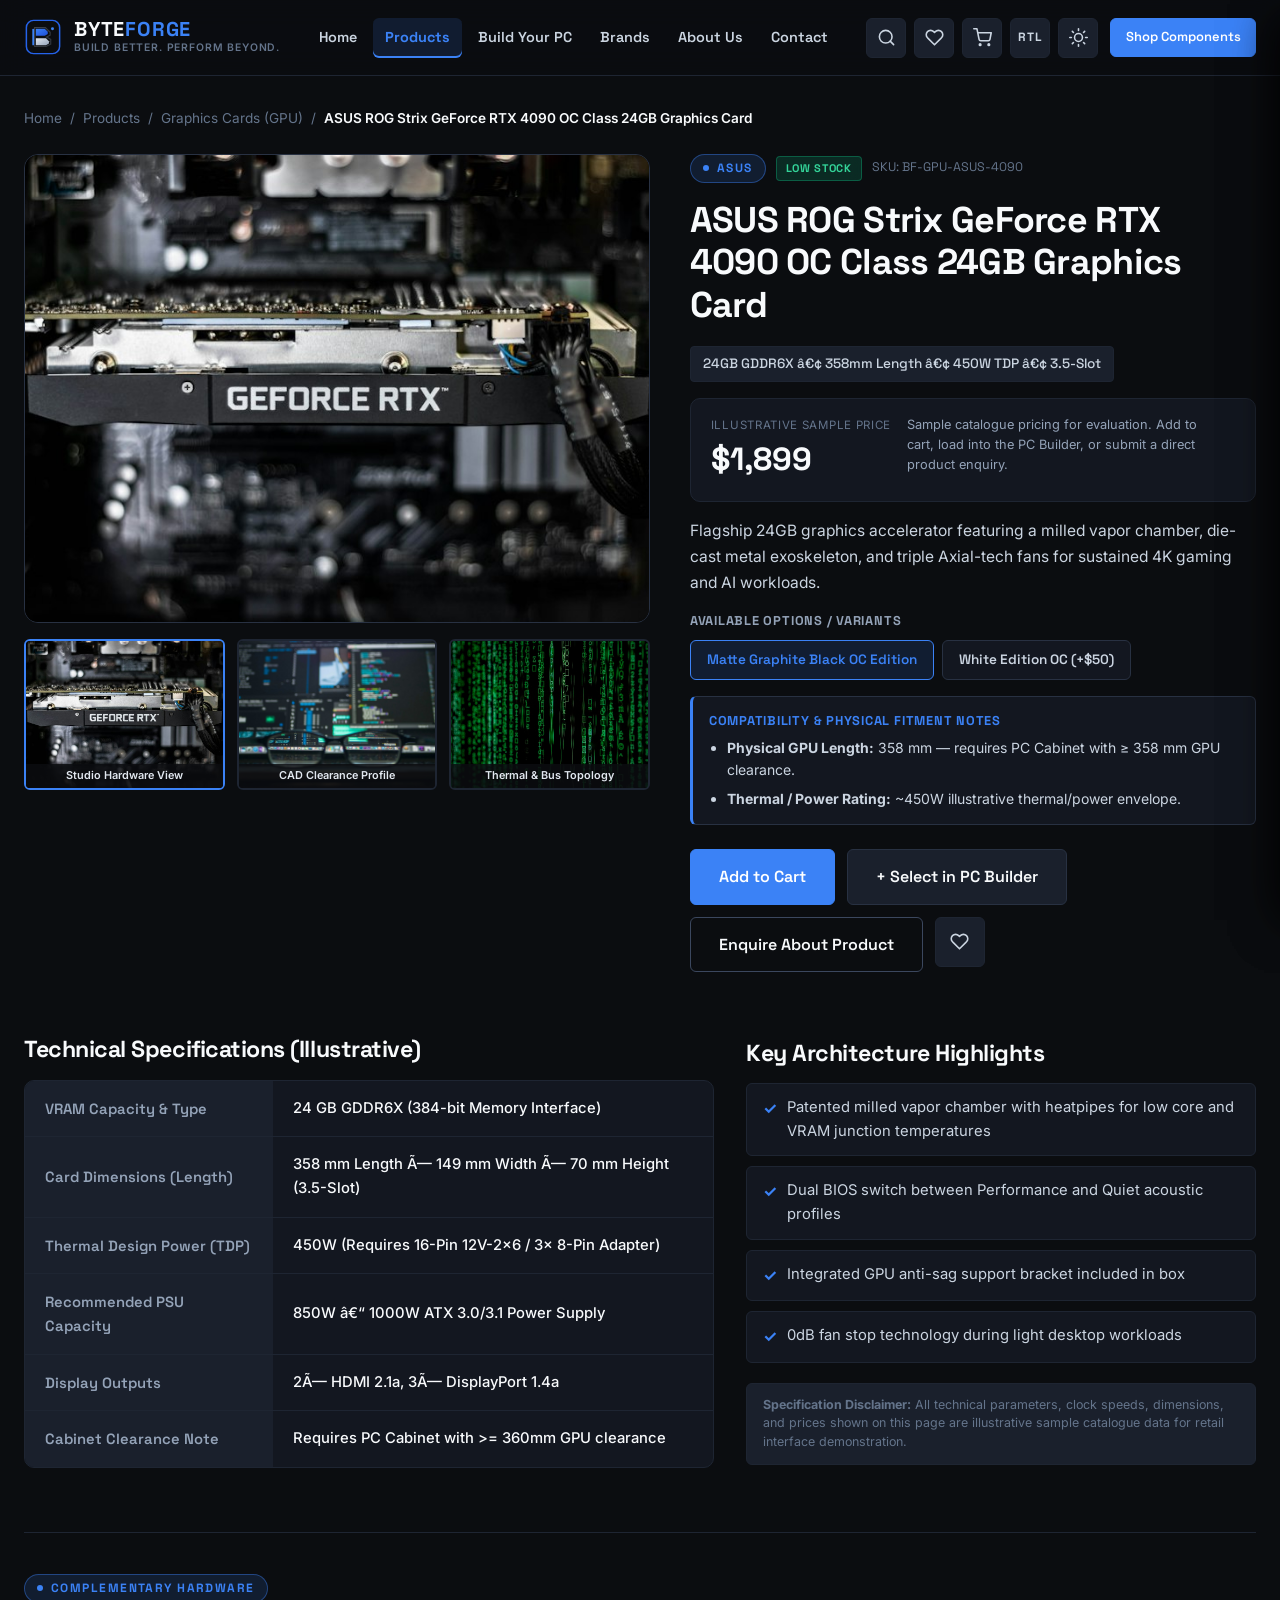
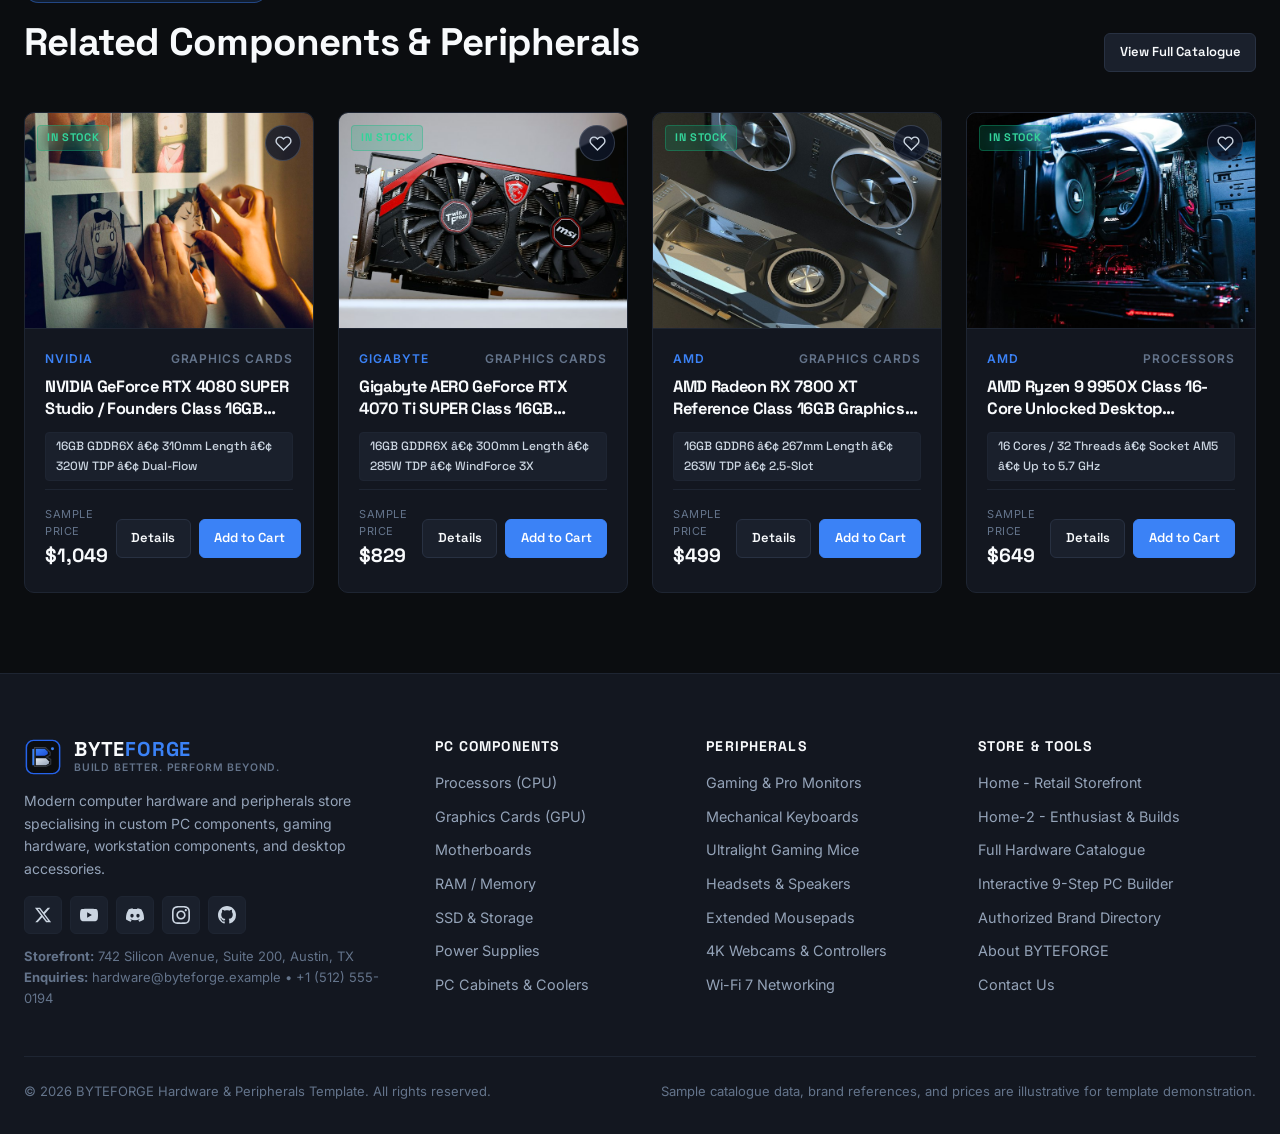
<file: product-details.html>
<!DOCTYPE html>
<html lang="en" data-theme="dark">
<head>
  <meta charset="UTF-8">
  <meta name="viewport" content="width=device-width, initial-scale=1.0">
  <title>Product Specifications &amp; Details &mdash; BYTEFORGE Hardware Store</title>
  <meta name="description" content="Detailed technical specifications, compatibility guidance, variant options, and dimensional data for BYTEFORGE computer hardware and peripherals.">
  <link rel="icon" type="image/svg+xml" href="assets/icons/favicon.svg">
  <link rel="preconnect" href="https://fonts.googleapis.com">
  <link rel="preconnect" href="https://fonts.gstatic.com" crossorigin>
  <link href="https://fonts.googleapis.com/css2?family=Inter:wght@400;500;600;700&family=Space+Grotesk:wght@500;600;700&display=swap" rel="stylesheet">
  <link rel="stylesheet" href="css/variables.css">
  <link rel="stylesheet" href="css/main.css">
  <link rel="stylesheet" href="css/pages.css">
</head>
<body id="bf-product-detail-page">

  <!-- ==================== MANDATORY STICKY NAVBAR ==================== -->
  <header class="site-header">
    <div class="container navbar-container">
      <a href="index.html" class="brand-logo" aria-label="BYTEFORGE Home">
        <img src="assets/icons/favicon.svg" alt="" class="brand-logo-mark" width="38" height="38">
        <div class="brand-logo-text">
          <span class="brand-name">BYTE<span>FORGE</span></span>
          <span class="brand-tagline-mini">Build Better. Perform Beyond.</span>
        </div>
      </a>

      <nav aria-label="Primary Shopping Navigation">
        <ul class="nav-menu">
          <li class="nav-item">
            <a href="index.html" class="nav-link" data-dropdown-toggle aria-expanded="false">
              Home
            </a>
            <div class="dropdown-panel dropdown-sm">
              <div class="dropdown-col-title">Homepage Layouts</div>
              <ul class="dropdown-list">
                <li>
                  <a href="index.html" class="dropdown-link">
                    <div>
                      <strong>Home - Hardware Retail</strong>
                      <span class="dropdown-link-desc">Product discovery &amp; catalogue shopping</span>
                    </div>
                  </a>
                </li>
                <li>
                  <a href="home-2.html" class="dropdown-link">
                    <div>
                      <strong>Home-2 - Custom PC &amp; Performance</strong>
                      <span class="dropdown-link-desc">Enthusiast rigs &amp; workload storytelling</span>
                    </div>
                  </a>
                </li>
              </ul>
            </div>
          </li>

          <li class="nav-item">
            <a href="products.html" class="nav-link active" data-dropdown-toggle aria-expanded="false">
              Products
            </a>
            <div class="dropdown-panel dropdown-mega">
              <div class="dropdown-grid-2">
                <div>
                  <div class="dropdown-col-title">PC Components</div>
                  <ul class="dropdown-list">
                    <li><a href="products.html?category=processors" class="dropdown-link">Processors (CPU)</a></li>
                    <li><a href="products.html?category=graphics-cards" class="dropdown-link">Graphics Cards (GPU)</a></li>
                    <li><a href="products.html?category=motherboards" class="dropdown-link">Motherboards</a></li>
                    <li><a href="products.html?category=memory" class="dropdown-link">RAM / Memory</a></li>
                    <li><a href="products.html?category=storage" class="dropdown-link">SSD &amp; Storage</a></li>
                    <li><a href="products.html?category=power-supplies" class="dropdown-link">Power Supplies</a></li>
                    <li><a href="products.html?category=pc-cabinets" class="dropdown-link">PC Cabinets</a></li>
                    <li><a href="products.html?category=cpu-coolers" class="dropdown-link">CPU Coolers</a></li>
                    <li><a href="products.html?category=case-fans" class="dropdown-link">Case Fans</a></li>
                  </ul>
                </div>
                <div>
                  <div class="dropdown-col-title">Peripherals</div>
                  <ul class="dropdown-list">
                    <li><a href="products.html?category=monitors" class="dropdown-link">Monitors</a></li>
                    <li><a href="products.html?category=keyboards" class="dropdown-link">Keyboards</a></li>
                    <li><a href="products.html?category=gaming-mice" class="dropdown-link">Gaming Mice</a></li>
                    <li><a href="products.html?category=headsets-speakers" class="dropdown-link">Headsets &amp; Speakers</a></li>
                    <li><a href="products.html?category=mousepads" class="dropdown-link">Mousepads</a></li>
                    <li><a href="products.html?category=webcams" class="dropdown-link">Webcams</a></li>
                    <li><a href="products.html?category=controllers" class="dropdown-link">Controllers</a></li>
                    <li><a href="products.html?category=networking" class="dropdown-link">Networking Accessories</a></li>
                  </ul>
                </div>
              </div>
              <div class="dropdown-footer">
                <span style="font-size:0.8rem;color:var(--text-muted);">Explore 38+ illustrative hardware components &amp; peripherals</span>
                <a href="products.html" class="btn btn-primary btn-sm">All Products</a>
              </div>
            </div>
          </li>

          <li class="nav-item">
            <a href="build-your-pc.html" class="nav-link">Build Your PC</a>
          </li>

          <li class="nav-item">
            <a href="brands.html" class="nav-link" data-dropdown-toggle aria-expanded="false">
              Brands
            </a>
            <div class="dropdown-panel dropdown-brands">
              <div class="dropdown-col-title">Sample Hardware Brand Directory</div>
              <div class="brands-dropdown-grid">
                <a href="products.html?brand=ASUS" class="brand-pill-link"><span class="brand-pill-name">ASUS</span><span class="brand-pill-meta">Boards, GPUs &amp; OLED</span></a>
                <a href="products.html?brand=MSI" class="brand-pill-link"><span class="brand-pill-name">MSI</span><span class="brand-pill-meta">GPUs, Boards &amp; PSUs</span></a>
                <a href="products.html?brand=Gigabyte" class="brand-pill-link"><span class="brand-pill-name">Gigabyte</span><span class="brand-pill-meta">AORUS &amp; WindForce</span></a>
                <a href="products.html?brand=Intel" class="brand-pill-link"><span class="brand-pill-name">Intel</span><span class="brand-pill-meta">LGA1700 Processors</span></a>
                <a href="products.html?brand=AMD" class="brand-pill-link"><span class="brand-pill-name">AMD</span><span class="brand-pill-meta">Ryzen AM5 &amp; Radeon</span></a>
                <a href="products.html?brand=NVIDIA" class="brand-pill-link"><span class="brand-pill-name">NVIDIA</span><span class="brand-pill-meta">RTX Graphics</span></a>
                <a href="products.html?brand=Corsair" class="brand-pill-link"><span class="brand-pill-name">Corsair</span><span class="brand-pill-meta">Memory, PSU &amp; Cases</span></a>
                <a href="products.html?brand=Kingston" class="brand-pill-link"><span class="brand-pill-name">Kingston</span><span class="brand-pill-meta">FURY DDR5 &amp; NVMe</span></a>
                <a href="products.html?brand=Samsung" class="brand-pill-link"><span class="brand-pill-name">Samsung</span><span class="brand-pill-meta">990 PRO &amp; EVO SSDs</span></a>
                <a href="products.html?brand=Logitech" class="brand-pill-link"><span class="brand-pill-name">Logitech</span><span class="brand-pill-meta">PRO Wireless Gear</span></a>
                <a href="products.html?brand=Razer" class="brand-pill-link"><span class="brand-pill-name">Razer</span><span class="brand-pill-meta">Optical &amp; Esports</span></a>
                <a href="products.html?brand=Cooler%20Master" class="brand-pill-link"><span class="brand-pill-name">Cooler Master</span><span class="brand-pill-meta">Cases &amp; Thermal</span></a>
              </div>
              <div class="dropdown-footer">
                <span style="font-size:0.75rem;color:var(--text-dim);">Sample manufacturer directory - illustrative catalogue data</span>
                <a href="brands.html" style="font-size:0.8rem;font-weight:600;color:var(--accent-primary);">View All Brands</a>
              </div>
            </div>
          </li>

          <li class="nav-item">
            <a href="about.html" class="nav-link">About Us</a>
          </li>

          <li class="nav-item">
            <a href="contact.html" class="nav-link">Contact</a>
          </li>
        </ul>
      </nav>

      <div class="nav-actions">
        <button type="button" class="icon-btn" data-action="open-search" aria-label="Search Products">
          <svg viewBox="0 0 24 24" aria-hidden="true"><circle cx="11" cy="11" r="8"></circle><line x1="21" y1="21" x2="16.65" y2="16.65"></line></svg>
        </button>

        <button type="button" class="icon-btn" data-action="open-wishlist" aria-label="Open Wishlist">
          <svg viewBox="0 0 24 24" aria-hidden="true"><path d="M20.84 4.61a5.5 5.5 0 0 0-7.78 0L12 5.67l-1.06-1.06a5.5 5.5 0 0 0-7.78 7.78l1.06 1.06L12 21.23l7.78-7.78 1.06-1.06a5.5 5.5 0 0 0 0-7.78z"></path></svg>
          <span class="badge-count" data-wishlist-count data-count="0">0</span>
        </button>

        <button type="button" class="icon-btn" data-action="open-cart" aria-label="Open Shopping Cart">
          <svg viewBox="0 0 24 24" aria-hidden="true"><circle cx="9" cy="21" r="1"></circle><circle cx="20" cy="21" r="1"></circle><path d="M1 1h4l2.68 13.39a2 2 0 0 0 2 1.61h9.72a2 2 0 0 0 2-1.61L23 6H6"></path></svg>
          <span class="badge-count" data-cart-count data-count="0">0</span>
        </button>

        <button type="button" class="icon-btn rtl-toggle-btn" data-action="toggle-rtl" aria-label="Toggle RTL Direction" title="Toggle RTL">RTL</button>

        <button type="button" class="icon-btn" data-action="toggle-theme" aria-label="Toggle Light/Dark Theme">
          <svg viewBox="0 0 24 24" aria-hidden="true"><circle cx="12" cy="12" r="5"></circle></svg>
        </button>

        <a href="products.html" class="btn btn-primary btn-sm nav-cta-btn">Shop Components</a>

        <button type="button" class="icon-btn mobile-menu-toggle" data-action="open-mobile-menu" aria-label="Open Navigation Menu" aria-expanded="false">
          <svg viewBox="0 0 24 24" aria-hidden="true"><line x1="3" y1="6" x2="21" y2="6"></line><line x1="3" y1="12" x2="21" y2="12"></line><line x1="3" y1="18" x2="21" y2="18"></line></svg>
        </button>
      </div>
    </div>
  </header>

  <!-- ==================== MOBILE NAVIGATION DRAWER ==================== -->
  <div class="mobile-nav-backdrop" id="bf-mobile-nav-backdrop"></div>
  <aside class="mobile-nav-drawer" id="bf-mobile-nav-drawer" aria-label="Mobile Navigation">
    <div class="mobile-nav-header">
      <a href="index.html" class="brand-logo">
        <img src="assets/icons/favicon.svg" alt="" class="brand-logo-mark" width="32" height="32">
        <span class="brand-name">BYTE<span>FORGE</span></span>
      </a>
      <button type="button" class="icon-btn" data-action="close-mobile-menu" aria-label="Close Navigation Menu">
        <svg viewBox="0 0 24 24"><line x1="18" y1="6" x2="6" y2="18"></line><line x1="6" y1="6" x2="18" y2="18"></line></svg>
      </button>
    </div>

    <!-- Quick action buttons moved inside mobile drawer -->
    <div class="mobile-nav-actions" aria-label="Quick Actions">
      <button type="button" class="icon-btn" data-action="open-search" aria-label="Search Products">
        <svg viewBox="0 0 24 24" aria-hidden="true"><circle cx="11" cy="11" r="8"></circle><line x1="21" y1="21" x2="16.65" y2="16.65"></line></svg>
      </button>
      <button type="button" class="icon-btn" data-action="open-wishlist" aria-label="Open Wishlist">
        <svg viewBox="0 0 24 24" aria-hidden="true"><path d="M20.84 4.61a5.5 5.5 0 0 0-7.78 0L12 5.67l-1.06-1.06a5.5 5.5 0 0 0-7.78 7.78l1.06 1.06L12 21.23l7.78-7.78 1.06-1.06a5.5 5.5 0 0 0 0-7.78z"></path></svg>
        <span class="badge-count" data-wishlist-count data-count="0">0</span>
      </button>
      <button type="button" class="icon-btn" data-action="open-cart" aria-label="Open Shopping Cart">
        <svg viewBox="0 0 24 24" aria-hidden="true"><circle cx="9" cy="21" r="1"></circle><circle cx="20" cy="21" r="1"></circle><path d="M1 1h4l2.68 13.39a2 2 0 0 0 2 1.61h9.72a2 2 0 0 0 2-1.61L23 6H6"></path></svg>
        <span class="badge-count" data-cart-count data-count="0">0</span>
      </button>
      <button type="button" class="icon-btn rtl-toggle-btn" data-action="toggle-rtl" aria-label="Toggle RTL Direction" title="Toggle RTL">RTL</button>
      <button type="button" class="icon-btn" data-action="toggle-theme" aria-label="Toggle Light/Dark Theme">
        <svg viewBox="0 0 24 24" aria-hidden="true"><circle cx="12" cy="12" r="5"></circle></svg>
      </button>
    </div>

    <div class="mobile-nav-body">
      <ul class="mobile-nav-list">
        <li class="mobile-nav-item">
          <button type="button" class="mobile-nav-row" data-mobile-accordion>
            <span>Home</span>
          </button>
          <div class="mobile-submenu">
            <a href="index.html" class="mobile-submenu-link">Home - Primary Retail Store</a>
            <a href="home-2.html" class="mobile-submenu-link">Home-2 - Custom PC &amp; Enthusiast</a>
          </div>
        </li>
        <li class="mobile-nav-item expanded">
          <button type="button" class="mobile-nav-row" data-mobile-accordion>
            <span>Products</span>
          </button>
          <div class="mobile-submenu">
            <a href="products.html" class="mobile-submenu-link"><strong>All Products Catalogue</strong></a>
            <div class="mobile-submenu-group-title">PC Components</div>
            <a href="products.html?category=processors" class="mobile-submenu-link">Processors (CPU)</a>
            <a href="products.html?category=graphics-cards" class="mobile-submenu-link">Graphics Cards (GPU)</a>
            <a href="products.html?category=motherboards" class="mobile-submenu-link">Motherboards</a>
            <a href="products.html?category=memory" class="mobile-submenu-link">RAM / Memory</a>
            <a href="products.html?category=storage" class="mobile-submenu-link">SSD &amp; Storage</a>
            <a href="products.html?category=power-supplies" class="mobile-submenu-link">Power Supplies</a>
            <a href="products.html?category=pc-cabinets" class="mobile-submenu-link">PC Cabinets</a>
            <a href="products.html?category=cpu-coolers" class="mobile-submenu-link">CPU Coolers</a>
            <a href="products.html?category=case-fans" class="mobile-submenu-link">Case Fans</a>
            <div class="mobile-submenu-group-title">Peripherals</div>
            <a href="products.html?category=monitors" class="mobile-submenu-link">Monitors</a>
            <a href="products.html?category=keyboards" class="mobile-submenu-link">Keyboards</a>
            <a href="products.html?category=gaming-mice" class="mobile-submenu-link">Gaming Mice</a>
            <a href="products.html?category=headsets-speakers" class="mobile-submenu-link">Headsets &amp; Speakers</a>
            <a href="products.html?category=mousepads" class="mobile-submenu-link">Mousepads</a>
            <a href="products.html?category=webcams" class="mobile-submenu-link">Webcams</a>
            <a href="products.html?category=controllers" class="mobile-submenu-link">Controllers</a>
            <a href="products.html?category=networking" class="mobile-submenu-link">Networking Accessories</a>
          </div>
        </li>
        <li class="mobile-nav-item">
          <a href="build-your-pc.html" class="mobile-nav-row">Build Your PC</a>
        </li>
        <li class="mobile-nav-item">
          <button type="button" class="mobile-nav-row" data-mobile-accordion>
            <span>Brands</span>
          </button>
          <div class="mobile-submenu">
            <a href="brands.html" class="mobile-submenu-link"><strong>All Brands Directory</strong></a>
            <a href="products.html?brand=ASUS" class="mobile-submenu-link">ASUS</a>
            <a href="products.html?brand=MSI" class="mobile-submenu-link">MSI</a>
            <a href="products.html?brand=Gigabyte" class="mobile-submenu-link">Gigabyte</a>
            <a href="products.html?brand=Intel" class="mobile-submenu-link">Intel</a>
            <a href="products.html?brand=AMD" class="mobile-submenu-link">AMD</a>
            <a href="products.html?brand=NVIDIA" class="mobile-submenu-link">NVIDIA</a>
            <a href="products.html?brand=Corsair" class="mobile-submenu-link">Corsair</a>
            <a href="products.html?brand=Kingston" class="mobile-submenu-link">Kingston</a>
            <a href="products.html?brand=Samsung" class="mobile-submenu-link">Samsung</a>
            <a href="products.html?brand=Logitech" class="mobile-submenu-link">Logitech</a>
            <a href="products.html?brand=Razer" class="mobile-submenu-link">Razer</a>
            <a href="products.html?brand=Cooler%20Master" class="mobile-submenu-link">Cooler Master</a>
          </div>
        </li>
        <li class="mobile-nav-item">
          <a href="about.html" class="mobile-nav-row">About Us</a>
        </li>
        <li class="mobile-nav-item">
          <a href="contact.html" class="mobile-nav-row">Contact</a>
        </li>
      </ul>
    </div>
    <div class="mobile-nav-footer">
      <a href="products.html" class="btn btn-primary btn-block">Shop Components</a>
      <a href="build-your-pc.html" class="btn btn-secondary btn-block">Configure Custom PC</a>
    </div>
  </aside>

  <!-- ==================== MAIN PRODUCT DETAIL CONTENT ==================== -->
  <main class="section" style="padding-top:var(--space-8);">
    <div class="container">

      <!-- Breadcrumb Navigation -->
      <nav class="breadcrumb-nav" aria-label="Breadcrumb">
        <a href="index.html">Home</a>
        <span>/</span>
        <a href="products.html">Products</a>
        <span>/</span>
        <a href="products.html" id="bf-detail-bread-cat">Category</a>
        <span>/</span>
        <span id="bf-detail-bread-name" style="color:var(--text-primary);font-weight:600;">Product</span>
      </nav>

      <!-- Top Product Gallery & Summary Grid -->
      <div class="product-detail-top">

        <!-- Left: Multi-View Product Image Gallery -->
        <div>
          <div class="detail-gallery-main">
            <img src="assets/images/products/gpu-asus-4090.jpg" alt="Product View" id="bf-detail-main-img" width="800" height="600">
          </div>
          <div class="detail-gallery-thumbs" id="bf-detail-thumbs"></div>
        </div>

        <!-- Right: Product Info, Variants, Compatibility & Actions -->
        <div class="detail-info-panel">
          <div style="display:flex;flex-wrap:wrap;align-items:center;gap:10px;">
            <span class="eyebrow" id="bf-detail-brand" style="margin-bottom:0;">ASUS</span>
            <span class="status-badge status-in-stock" id="bf-detail-availability">In Stock</span>
            <span id="bf-detail-sku" style="font-family:var(--font-heading);font-size:0.78rem;color:var(--text-dim);">SKU: BF-GPU-ASUS-4090</span>
          </div>

          <h1 class="detail-title" id="bf-detail-title">ASUS ROG Strix GeForce RTX 4090 OC Class 24GB Graphics Card</h1>

          <div>
            <span class="product-spec-pill" id="bf-detail-keyspec" style="font-size:0.85rem;padding:6px 12px;">24GB GDDR6X &bull; 358mm Length &bull; 450W TDP</span>
          </div>

          <div class="detail-price-box">
            <div>
              <div style="font-size:0.72rem;color:var(--text-dim);text-transform:uppercase;letter-spacing:0.06em;">Illustrative Sample Price</div>
              <div class="detail-price" id="bf-detail-price">$1,899</div>
            </div>
            <div style="font-size:0.8rem;color:var(--text-muted);max-width:300px;">
              Sample catalogue pricing for evaluation. Add to cart, load into the PC Builder, or submit a direct product enquiry.
            </div>
          </div>

          <p id="bf-detail-desc" style="color:var(--text-secondary);font-size:0.975rem;line-height:1.65;"></p>

          <!-- Variants Selector -->
          <div>
            <div style="font-family:var(--font-heading);font-size:0.8rem;font-weight:700;text-transform:uppercase;letter-spacing:0.06em;color:var(--text-muted);margin-bottom:8px;">Available Options / Variants</div>
            <div class="variant-selector-group" id="bf-detail-variants"></div>
          </div>

          <!-- Compatibility Guidance Box -->
          <div style="background:var(--bg-secondary);border:1px solid var(--border-default);border-left:3px solid var(--accent-primary);border-radius:var(--radius-sm);padding:14px 16px;">
            <div style="font-family:var(--font-heading);font-size:0.8rem;font-weight:700;text-transform:uppercase;letter-spacing:0.06em;color:var(--accent-primary);margin-bottom:6px;">
              Compatibility &amp; Physical Fitment Notes
            </div>
            <div id="bf-detail-compat-box"></div>
          </div>

          <!-- Primary CTA Row -->
          <div class="detail-cta-row">
            <button type="button" class="btn btn-primary btn-lg" id="bf-detail-add-cart">Add to Cart</button>
            <button type="button" class="btn btn-secondary btn-lg" id="bf-detail-add-builder">+ Select in PC Builder</button>
            <button type="button" class="btn btn-outline btn-lg" id="bf-detail-enquire">Enquire About Product</button>
            <button type="button" class="icon-btn" id="bf-detail-wishlist" aria-label="Save to Wishlist" style="width:50px;height:50px;">
              <svg viewBox="0 0 24 24"><path d="M20.84 4.61a5.5 5.5 0 0 0-7.78 0L12 5.67l-1.06-1.06a5.5 5.5 0 0 0-7.78 7.78l1.06 1.06L12 21.23l7.78-7.78 1.06-1.06a5.5 5.5 0 0 0 0-7.78z"></path></svg>
            </button>
          </div>
        </div>

      </div>

      <!-- Technical Specifications & Key Features Grid -->
      <div style="display:grid;grid-template-columns:1.15fr 0.85fr;gap:var(--space-8);margin-bottom:var(--space-16);" class="about-story-grid">
        <div>
          <h2 style="font-size:1.45rem;margin-bottom:var(--space-4);">Technical Specifications (Illustrative)</h2>
          <div class="spec-table-wrap">
            <table class="spec-table">
              <tbody id="bf-detail-specs-tbody">
<tr><th>VRAM Capacity &amp; Type</th><td>24 GB GDDR6X (384-bit Memory Interface)</td></tr>
<tr><th>Card Dimensions (Length)</th><td>358 mm Length &times; 149 mm Width &times; 70 mm Height (3.5-Slot)</td></tr>
<tr><th>Thermal Design Power (TDP)</th><td>450W (Requires 16-Pin 12V-2x6 / 3x 8-Pin Adapter)</td></tr>
<tr><th>Recommended PSU Capacity</th><td>850W &ndash; 1000W ATX 3.0/3.1 Power Supply</td></tr>
<tr><th>Display Outputs</th><td>2&times; HDMI 2.1a, 3&times; DisplayPort 1.4a</td></tr>
<tr><th>Cabinet Clearance Note</th><td>Requires PC Cabinet with &ge; 360mm GPU clearance</td></tr>
</tbody>
            </table>
          </div>
        </div>

        <div>
          <h2 style="font-size:1.45rem;margin-bottom:var(--space-4);">Key Architecture Highlights</h2>
          <ul id="bf-detail-features" style="display:flex;flex-direction:column;gap:10px;"></ul>

          <div class="disclaimer-note" style="margin-top:var(--space-5);">
            <strong>Specification Disclaimer:</strong> All technical parameters, clock speeds, dimensions, and prices shown on this page are illustrative sample catalogue data for retail interface demonstration.
          </div>
        </div>
      </div>

      <!-- Related Hardware Products -->
      <section style="padding-top:var(--space-10);border-top:1px solid var(--border-subtle);">
        <div class="section-header">
          <div class="section-header-copy">
            <span class="eyebrow">Complementary Hardware</span>
            <h2 class="section-title">Related Components &amp; Peripherals</h2>
          </div>
          <a href="products.html" class="btn btn-secondary btn-sm">View Full Catalogue</a>
        </div>
        <div class="products-grid" id="bf-detail-related-grid">
      <article class="product-card" data-product-id="monitor-asus-pg32ucdm">
        <div class="product-card-media">
          <div class="product-card-badges">
            <span class="status-badge status-in-stock">In Stock</span>
          </div>
          <button type="button" class="wishlist-btn" data-wishlist-btn="monitor-asus-pg32ucdm" aria-label="Save ASUS ROG Swift PG32UCDM 32-Inch 4K UHD 240Hz QD-OLED Monitor to Wishlist" aria-pressed="false">
            <svg viewBox="0 0 24 24"><path d="M20.84 4.61a5.5 5.5 0 0 0-7.78 0L12 5.67l-1.06-1.06a5.5 5.5 0 0 0-7.78 7.78l1.06 1.06L12 21.23l7.78-7.78 1.06-1.06a5.5 5.5 0 0 0 0-7.78z"></path></svg>
          </button>
          <a href="product-details.html?id=monitor-asus-pg32ucdm" aria-label="View details for ASUS ROG Swift PG32UCDM 32-Inch 4K UHD 240Hz QD-OLED Monitor">
            <img src="assets/images/products/monitor-asus-pg32ucdm.jpg" alt="ASUS ROG Swift PG32UCDM 32-Inch 4K UHD 240Hz QD-OLED Monitor" width="400" height="300" loading="lazy">
          </a>
        </div>
        <div class="product-card-body">
          <div class="product-card-meta">
            <span>ASUS</span>
            <span class="product-card-category">Monitors</span>
          </div>
          <h3 class="product-card-title">
            <a href="product-details.html?id=monitor-asus-pg32ucdm">ASUS ROG Swift PG32UCDM 32-Inch 4K UHD 240Hz QD-OLED Monitor</a>
          </h3>
          <span class="product-spec-pill">32-Inch 4K UHD | 240Hz QD-OLED | 0.03ms | USB-C 90W</span>
          <div class="product-card-footer">
            <div class="product-price-wrap">
              <span class="product-price-label">Sample Price</span>
              <span class="product-price">$1,299</span>
            </div>
            <div class="product-card-actions">
              <a href="product-details.html?id=monitor-asus-pg32ucdm" class="btn btn-secondary btn-sm">Details</a>
              <button type="button" class="btn btn-primary btn-sm" data-add-to-cart="monitor-asus-pg32ucdm">Add to Cart</button>
            </div>
          </div>
        </div>
      </article>
      <article class="product-card" data-product-id="kb-asus-azoth">
        <div class="product-card-media">
          <div class="product-card-badges">
            <span class="status-badge status-in-stock">In Stock</span>
          </div>
          <button type="button" class="wishlist-btn" data-wishlist-btn="kb-asus-azoth" aria-label="Save ASUS ROG Azoth 75% Wireless Custom Mechanical Keyboard with OLED to Wishlist" aria-pressed="false">
            <svg viewBox="0 0 24 24"><path d="M20.84 4.61a5.5 5.5 0 0 0-7.78 0L12 5.67l-1.06-1.06a5.5 5.5 0 0 0-7.78 7.78l1.06 1.06L12 21.23l7.78-7.78 1.06-1.06a5.5 5.5 0 0 0 0-7.78z"></path></svg>
          </button>
          <a href="product-details.html?id=kb-asus-azoth" aria-label="View details for ASUS ROG Azoth 75% Wireless Custom Mechanical Keyboard with OLED">
            <img src="assets/images/products/kb-asus-azoth.jpg" alt="ASUS ROG Azoth 75% Wireless Custom Mechanical Keyboard with OLED" width="400" height="300" loading="lazy">
          </a>
        </div>
        <div class="product-card-body">
          <div class="product-card-meta">
            <span>ASUS</span>
            <span class="product-card-category">Keyboards</span>
          </div>
          <h3 class="product-card-title">
            <a href="product-details.html?id=kb-asus-azoth">ASUS ROG Azoth 75% Wireless Custom Mechanical Keyboard with OLED</a>
          </h3>
          <span class="product-spec-pill">75% Layout | Silicone Gasket Mount | Tri-Mode Wireless</span>
          <div class="product-card-footer">
            <div class="product-price-wrap">
              <span class="product-price-label">Sample Price</span>
              <span class="product-price">$249</span>
            </div>
            <div class="product-card-actions">
              <a href="product-details.html?id=kb-asus-azoth" class="btn btn-secondary btn-sm">Details</a>
              <button type="button" class="btn btn-primary btn-sm" data-add-to-cart="kb-asus-azoth">Add to Cart</button>
            </div>
          </div>
        </div>
      </article>
      <article class="product-card" data-product-id="mouse-logitech-superlight2">
        <div class="product-card-media">
          <div class="product-card-badges">
            <span class="status-badge status-in-stock">In Stock</span>
          </div>
          <button type="button" class="wishlist-btn" data-wishlist-btn="mouse-logitech-superlight2" aria-label="Save Logitech G PRO X SUPERLIGHT 2 Wireless Esports Mouse to Wishlist" aria-pressed="false">
            <svg viewBox="0 0 24 24"><path d="M20.84 4.61a5.5 5.5 0 0 0-7.78 0L12 5.67l-1.06-1.06a5.5 5.5 0 0 0-7.78 7.78l1.06 1.06L12 21.23l7.78-7.78 1.06-1.06a5.5 5.5 0 0 0 0-7.78z"></path></svg>
          </button>
          <a href="product-details.html?id=mouse-logitech-superlight2" aria-label="View details for Logitech G PRO X SUPERLIGHT 2 Wireless Esports Mouse">
            <img src="assets/images/products/mouse-logitech-superlight2.jpg" alt="Logitech G PRO X SUPERLIGHT 2 Wireless Esports Mouse" width="400" height="300" loading="lazy">
          </a>
        </div>
        <div class="product-card-body">
          <div class="product-card-meta">
            <span>Logitech</span>
            <span class="product-card-category">Gaming Mice</span>
          </div>
          <h3 class="product-card-title">
            <a href="product-details.html?id=mouse-logitech-superlight2">Logitech G PRO X SUPERLIGHT 2 Wireless Esports Mouse</a>
          </h3>
          <span class="product-spec-pill">60g Ultralight | HERO 2 32K Sensor | Optical-Mech</span>
          <div class="product-card-footer">
            <div class="product-price-wrap">
              <span class="product-price-label">Sample Price</span>
              <span class="product-price">$159</span>
            </div>
            <div class="product-card-actions">
              <a href="product-details.html?id=mouse-logitech-superlight2" class="btn btn-secondary btn-sm">Details</a>
              <button type="button" class="btn btn-primary btn-sm" data-add-to-cart="mouse-logitech-superlight2">Add to Cart</button>
            </div>
          </div>
        </div>
      </article>
      <article class="product-card" data-product-id="headset-logitech-pro-x2">
        <div class="product-card-media">
          <div class="product-card-badges">
            <span class="status-badge status-in-stock">In Stock</span>
          </div>
          <button type="button" class="wishlist-btn" data-wishlist-btn="headset-logitech-pro-x2" aria-label="Save Logitech G PRO X 2 LIGHTSPEED Wireless Graphene Gaming Headset to Wishlist" aria-pressed="false">
            <svg viewBox="0 0 24 24"><path d="M20.84 4.61a5.5 5.5 0 0 0-7.78 0L12 5.67l-1.06-1.06a5.5 5.5 0 0 0-7.78 7.78l1.06 1.06L12 21.23l7.78-7.78 1.06-1.06a5.5 5.5 0 0 0 0-7.78z"></path></svg>
          </button>
          <a href="product-details.html?id=headset-logitech-pro-x2" aria-label="View details for Logitech G PRO X 2 LIGHTSPEED Wireless Graphene Gaming Headset">
            <img src="assets/images/products/headset-logitech-pro-x2.jpg" alt="Logitech G PRO X 2 LIGHTSPEED Wireless Graphene Gaming Headset" width="400" height="300" loading="lazy">
          </a>
        </div>
        <div class="product-card-body">
          <div class="product-card-meta">
            <span>Logitech</span>
            <span class="product-card-category">Headsets</span>
          </div>
          <h3 class="product-card-title">
            <a href="product-details.html?id=headset-logitech-pro-x2">Logitech G PRO X 2 LIGHTSPEED Wireless Graphene Gaming Headset</a>
          </h3>
          <span class="product-spec-pill">50mm Graphene Drivers | Wireless + Bluetooth | 50h</span>
          <div class="product-card-footer">
            <div class="product-price-wrap">
              <span class="product-price-label">Sample Price</span>
              <span class="product-price">$239</span>
            </div>
            <div class="product-card-actions">
              <a href="product-details.html?id=headset-logitech-pro-x2" class="btn btn-secondary btn-sm">Details</a>
              <button type="button" class="btn btn-primary btn-sm" data-add-to-cart="headset-logitech-pro-x2">Add to Cart</button>
            </div>
          </div>
        </div>
      </article>
</div>
      </section>

    </div>
  </main>

  <!-- ==================== SITE FOOTER ==================== -->
  <footer class="site-footer">
    <div class="container">
      <div class="footer-grid">
        <div>
          <a href="index.html" class="brand-logo" style="margin-bottom:14px;">
            <img src="assets/icons/favicon.svg" alt="" class="brand-logo-mark" width="36" height="36">
            <div class="brand-logo-text">
              <span class="brand-name">BYTE<span>FORGE</span></span>
              <span class="brand-tagline-mini">Build Better. Perform Beyond.</span>
            </div>
          </a>
          <p style="font-size:0.875rem;color:var(--text-muted);margin-bottom:16px;max-width:340px;">
            Modern computer hardware and peripherals store specialising in custom PC components, gaming hardware, workstation components, and desktop accessories.
          </p>
          <div class="footer-socials" aria-label="Social Media Channels">
            <a href="https://x.com" target="_blank" rel="noopener noreferrer" class="footer-social-icon" aria-label="X (Twitter)" title="X (Twitter)">
              <svg viewBox="0 0 24 24" aria-hidden="true"><path d="M18.244 2.25h3.308l-7.227 8.26 8.502 11.24H16.17l-5.214-6.817L4.99 21.75H1.68l7.73-8.835L1.254 2.25H8.08l4.713 6.231zm-1.161 17.52h1.833L7.084 4.126H5.117z"/></svg>
            </a>
            <a href="https://youtube.com" target="_blank" rel="noopener noreferrer" class="footer-social-icon" aria-label="YouTube" title="YouTube">
              <svg viewBox="0 0 24 24" aria-hidden="true"><path d="M23.498 6.186a3.016 3.016 0 0 0-2.122-2.136C19.505 3.545 12 3.545 12 3.545s-7.505 0-9.377.505A3.017 3.017 0 0 0 .502 6.186C0 8.07 0 12 0 12s0 3.93.502 5.814a3.016 3.016 0 0 0 2.122 2.136c1.871.505 9.376.505 9.376.505s7.505 0 9.377-.505a3.015 3.015 0 0 0 2.122-2.136C24 15.93 24 12 24 12s0-3.93-.502-5.814zM9.545 15.568V8.432L15.818 12l-6.273 3.568z"/></svg>
            </a>
            <a href="https://discord.com" target="_blank" rel="noopener noreferrer" class="footer-social-icon" aria-label="Discord" title="Discord Community">
              <svg viewBox="0 0 24 24" aria-hidden="true"><path d="M20.317 4.37a19.791 19.791 0 0 0-4.885-1.515.074.074 0 0 0-.079.037c-.21.375-.444.864-.608 1.25a18.27 18.27 0 0 0-5.487 0 12.64 12.64 0 0 0-.617-1.25.077.077 0 0 0-.079-.037A19.736 19.736 0 0 0 3.677 4.37a.07.07 0 0 0-.032.027C.533 9.046-.32 13.58.099 18.057a.082.082 0 0 0 .031.057 19.9 19.9 0 0 0 5.993 3.03.078.078 0 0 0 .084-.028c.462-.63.874-1.295 1.226-1.994.021-.041.001-.09-.041-.106a13.107 13.107 0 0 1-1.872-.892.077.077 0 0 1-.008-.128 10.2 10.2 0 0 0 .372-.292.074.074 0 0 1 .077-.01c3.929 1.793 8.18 1.793 12.061 0a.074.074 0 0 1 .078.01c.12.098.246.198.373.292a.077.077 0 0 1-.006.127 12.299 12.299 0 0 1-1.873.894.077.077 0 0 0-.041.107c.36.698.772 1.362 1.225 1.993a.076.076 0 0 0 .084.028 19.839 19.839 0 0 0 6.002-3.03.077.077 0 0 0 .032-.054c.5-5.177-.838-9.674-3.549-13.66a.061.061 0 0 0-.031-.028zM8.02 15.33c-1.183 0-2.157-1.085-2.157-2.419 0-1.333.956-2.419 2.157-2.419 1.21 0 2.176 1.096 2.157 2.42 0 1.333-.956 2.418-2.157 2.418zm7.975 0c-1.183 0-2.157-1.085-2.157-2.419 0-1.333.955-2.419 2.157-2.419 1.21 0 2.176 1.096 2.157 2.42 0 1.333-.946 2.418-2.157 2.418z"/></svg>
            </a>
            <a href="https://instagram.com" target="_blank" rel="noopener noreferrer" class="footer-social-icon" aria-label="Instagram" title="Instagram Gallery">
              <svg viewBox="0 0 24 24" aria-hidden="true"><path d="M12 2.163c3.204 0 3.584.012 4.85.07 3.252.148 4.771 1.691 4.919 4.919.058 1.265.069 1.645.069 4.849 0 3.205-.012 3.584-.069 4.849-.149 3.225-1.664 4.771-4.919 4.919-1.266.058-1.644.07-4.85.07-3.204 0-3.584-.012-4.849-.07-3.26-.149-4.771-1.699-4.919-4.92-.058-1.265-.07-1.644-.07-4.849 0-3.204.013-3.583.07-4.849.149-3.227 1.664-4.771 4.919-4.919 1.266-.057 1.645-.069 4.849-.069zm0-2.163c-3.259 0-3.667.014-4.947.072-4.358.2-6.78 2.618-6.98 6.98-.059 1.281-.073 1.689-.073 4.948 0 3.259.014 3.668.072 4.948.2 4.358 2.618 6.78 6.98 6.98 1.281.058 1.689.072 4.948.072 3.259 0 3.668-.014 4.948-.072 4.354-.2 6.782-2.618 6.979-6.98.059-1.28.073-1.689.073-4.948 0-3.259-.014-3.667-.072-4.947-.196-4.354-2.617-6.78-6.979-6.98-1.281-.059-1.69-.073-4.949-.073zm0 5.838c-3.403 0-6.162 2.759-6.162 6.162s2.759 6.163 6.162 6.163 6.162-2.759 6.162-6.163c0-3.403-2.759-6.162-6.162-6.162zm0 10.162c-2.209 0-4-1.79-4-4 0-2.209 1.791-4 4-4s4 1.791 4 4c0 2.21-1.791 4-4 4zm6.406-11.845c-.796 0-1.441.645-1.441 1.44s.645 1.44 1.441 1.44c.795 0 1.439-.645 1.439-1.44s-.644-1.44-1.439-1.44z"/></svg>
            </a>
            <a href="https://github.com" target="_blank" rel="noopener noreferrer" class="footer-social-icon" aria-label="GitHub" title="GitHub Repository">
              <svg viewBox="0 0 24 24" aria-hidden="true"><path d="M12 0C5.37 0 0 5.37 0 12c0 5.31 3.435 9.795 8.205 11.385.6.105.825-.255.825-.57 0-.285-.015-1.23-.015-2.235-3.015.555-3.795-.735-4.035-1.41-.135-.345-.72-1.41-1.23-1.695-.42-.225-1.02-.78-.015-.795.945-.015 1.62.87 1.845 1.23 1.08 1.815 2.805 1.305 3.495.99.105-.78.42-1.305.765-1.605-2.67-.3-5.46-1.335-5.46-5.925 0-1.305.465-2.385 1.23-3.225-.12-.3-.54-1.53.12-3.18 0 0 1.005-.315 3.3 1.23.96-.27 1.98-.405 3-.405s2.04.135 3 .405c2.295-1.56 3.3-1.23 3.3-1.23.66 1.65.24 2.88.12 3.18.765.84 1.23 1.905 1.23 3.225 0 4.605-2.805 5.625-5.475 5.925.435.375.81 1.095.81 2.22 0 1.605-.015 2.895-.015 3.3 0 .315.225.69.825.57A12.02 12.02 0 0 0 24 12c0-6.63-5.37-12-12-12z"/></svg>
            </a>
          </div>
          <div style="font-size:0.8125rem;color:var(--text-dim);margin-top:12px;">
            <div><strong>Storefront:</strong> 742 Silicon Avenue, Suite 200, Austin, TX</div>
            <div><strong>Enquiries:</strong> hardware@byteforge.example &bull; +1 (512) 555-0194</div>
          </div>
        </div>

        <div>
          <h3 class="footer-col-title">PC Components</h3>
          <ul class="footer-links">
            <li><a href="products.html?category=processors">Processors (CPU)</a></li>
            <li><a href="products.html?category=graphics-cards">Graphics Cards (GPU)</a></li>
            <li><a href="products.html?category=motherboards">Motherboards</a></li>
            <li><a href="products.html?category=memory">RAM / Memory</a></li>
            <li><a href="products.html?category=storage">SSD &amp; Storage</a></li>
            <li><a href="products.html?category=power-supplies">Power Supplies</a></li>
            <li><a href="products.html?category=pc-cabinets">PC Cabinets &amp; Coolers</a></li>
          </ul>
        </div>

        <div>
          <h3 class="footer-col-title">Peripherals</h3>
          <ul class="footer-links">
            <li><a href="products.html?category=monitors">Gaming &amp; Pro Monitors</a></li>
            <li><a href="products.html?category=keyboards">Mechanical Keyboards</a></li>
            <li><a href="products.html?category=gaming-mice">Ultralight Gaming Mice</a></li>
            <li><a href="products.html?category=headsets-speakers">Headsets &amp; Speakers</a></li>
            <li><a href="products.html?category=mousepads">Extended Mousepads</a></li>
            <li><a href="products.html?category=webcams">4K Webcams &amp; Controllers</a></li>
            <li><a href="products.html?category=networking">Wi-Fi 7 Networking</a></li>
          </ul>
        </div>

        <div>
          <h3 class="footer-col-title">Store &amp; Tools</h3>
          <ul class="footer-links">
            <li><a href="index.html">Home - Retail Storefront</a></li>
            <li><a href="home-2.html">Home-2 - Enthusiast &amp; Builds</a></li>
            <li><a href="products.html">Full Hardware Catalogue</a></li>
            <li><a href="build-your-pc.html">Interactive 9-Step PC Builder</a></li>
            <li><a href="brands.html">Authorized Brand Directory</a></li>
            <li><a href="about.html">About BYTEFORGE</a></li>
            <li><a href="contact.html">Contact Us</a></li>
          </ul>
        </div>
      </div>

      <div class="footer-bottom">
        <span>&copy; 2026 BYTEFORGE Hardware &amp; Peripherals Template. All rights reserved.</span>
        <span>Sample catalogue data, brand references, and prices are illustrative for template demonstration.</span>
      </div>
    </div>
  </footer>

  <script src="js/data.js"></script>
  <script src="js/app.js"></script>
  <script src="js/catalog.js"></script>
</body>
</html>
</file>
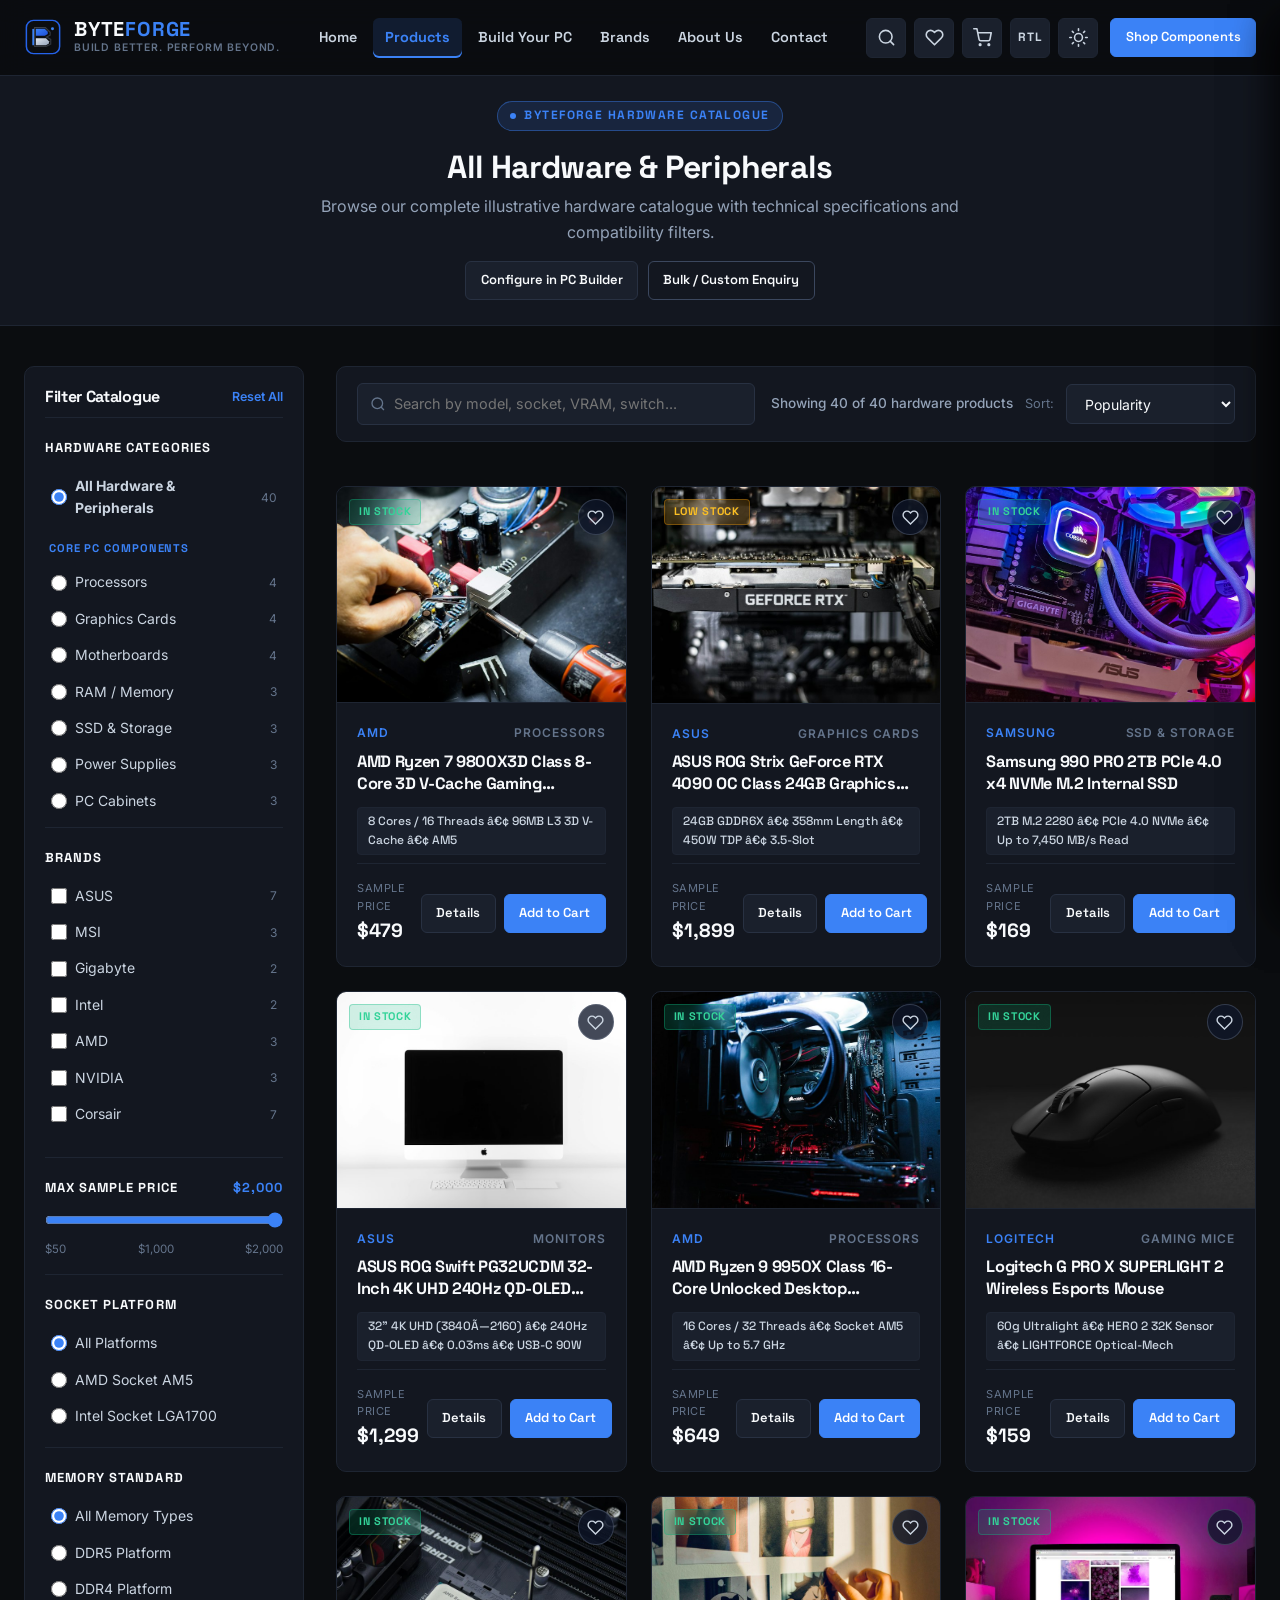
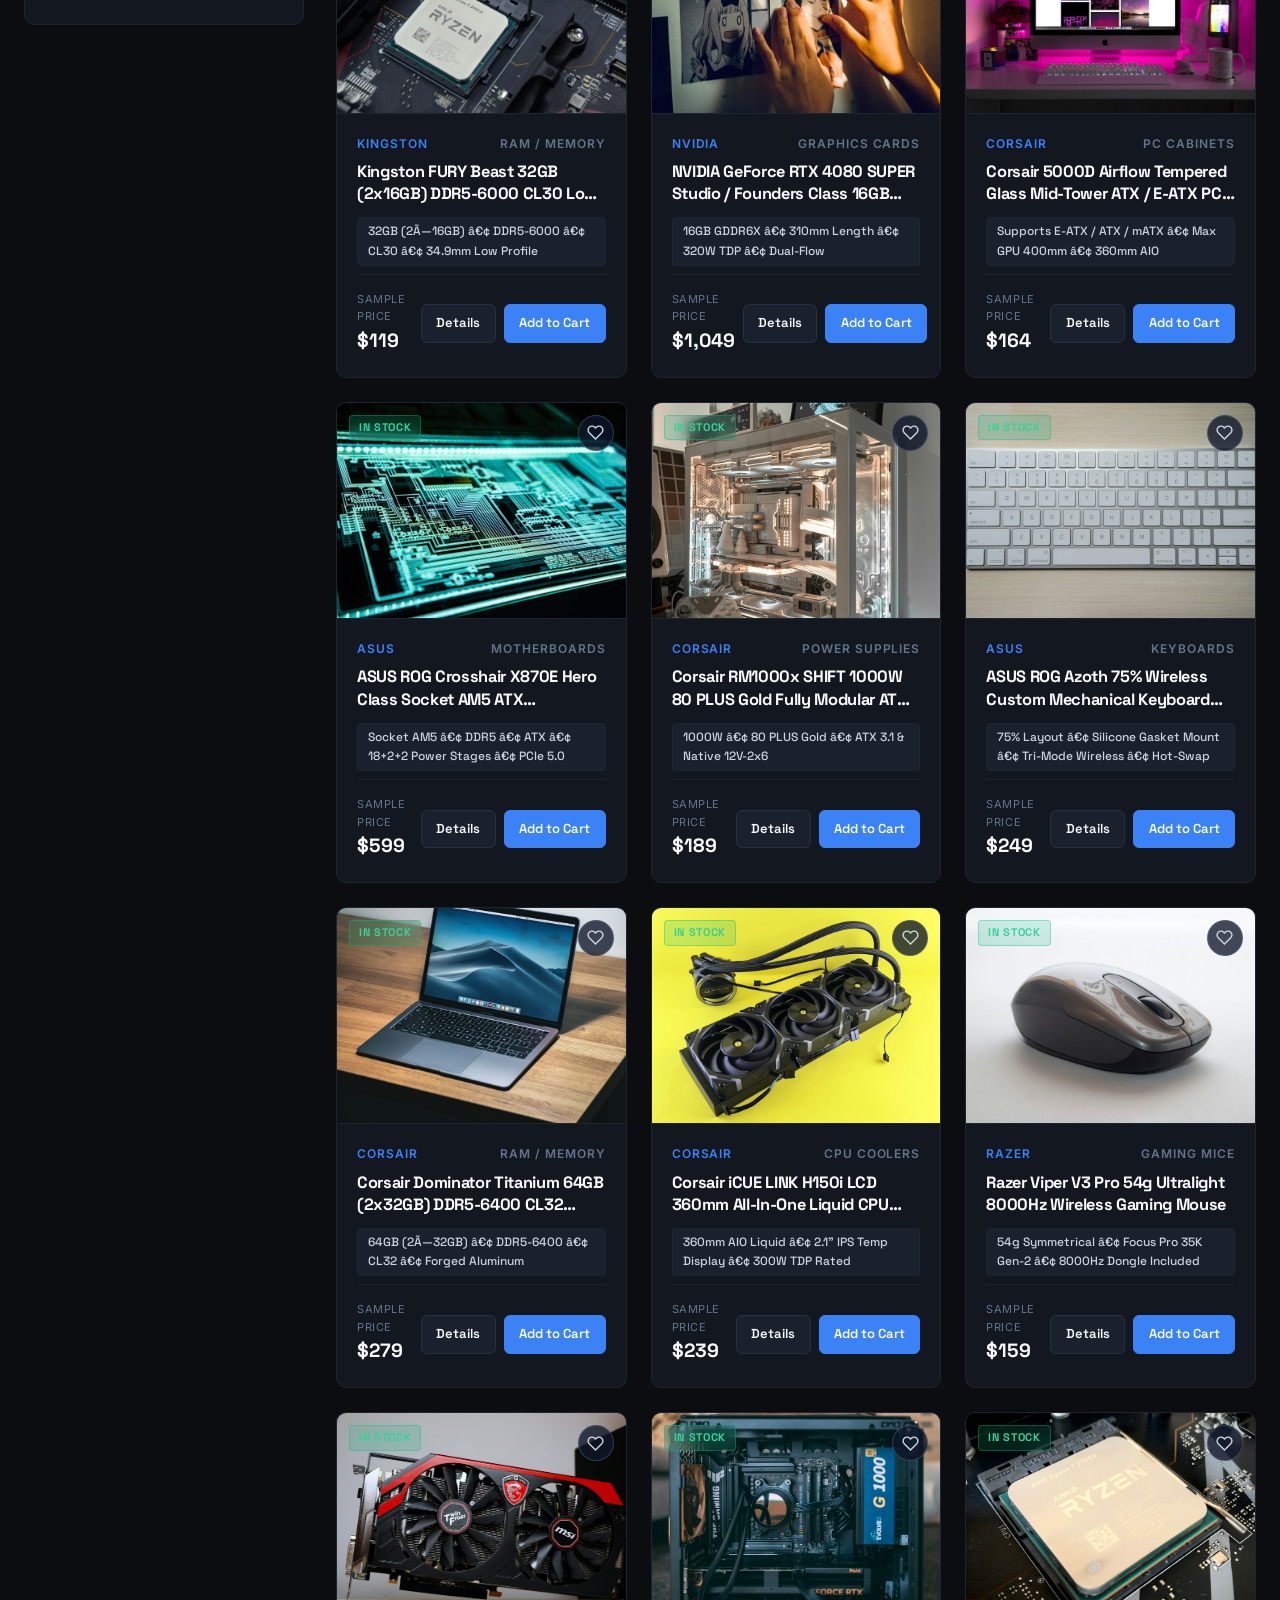
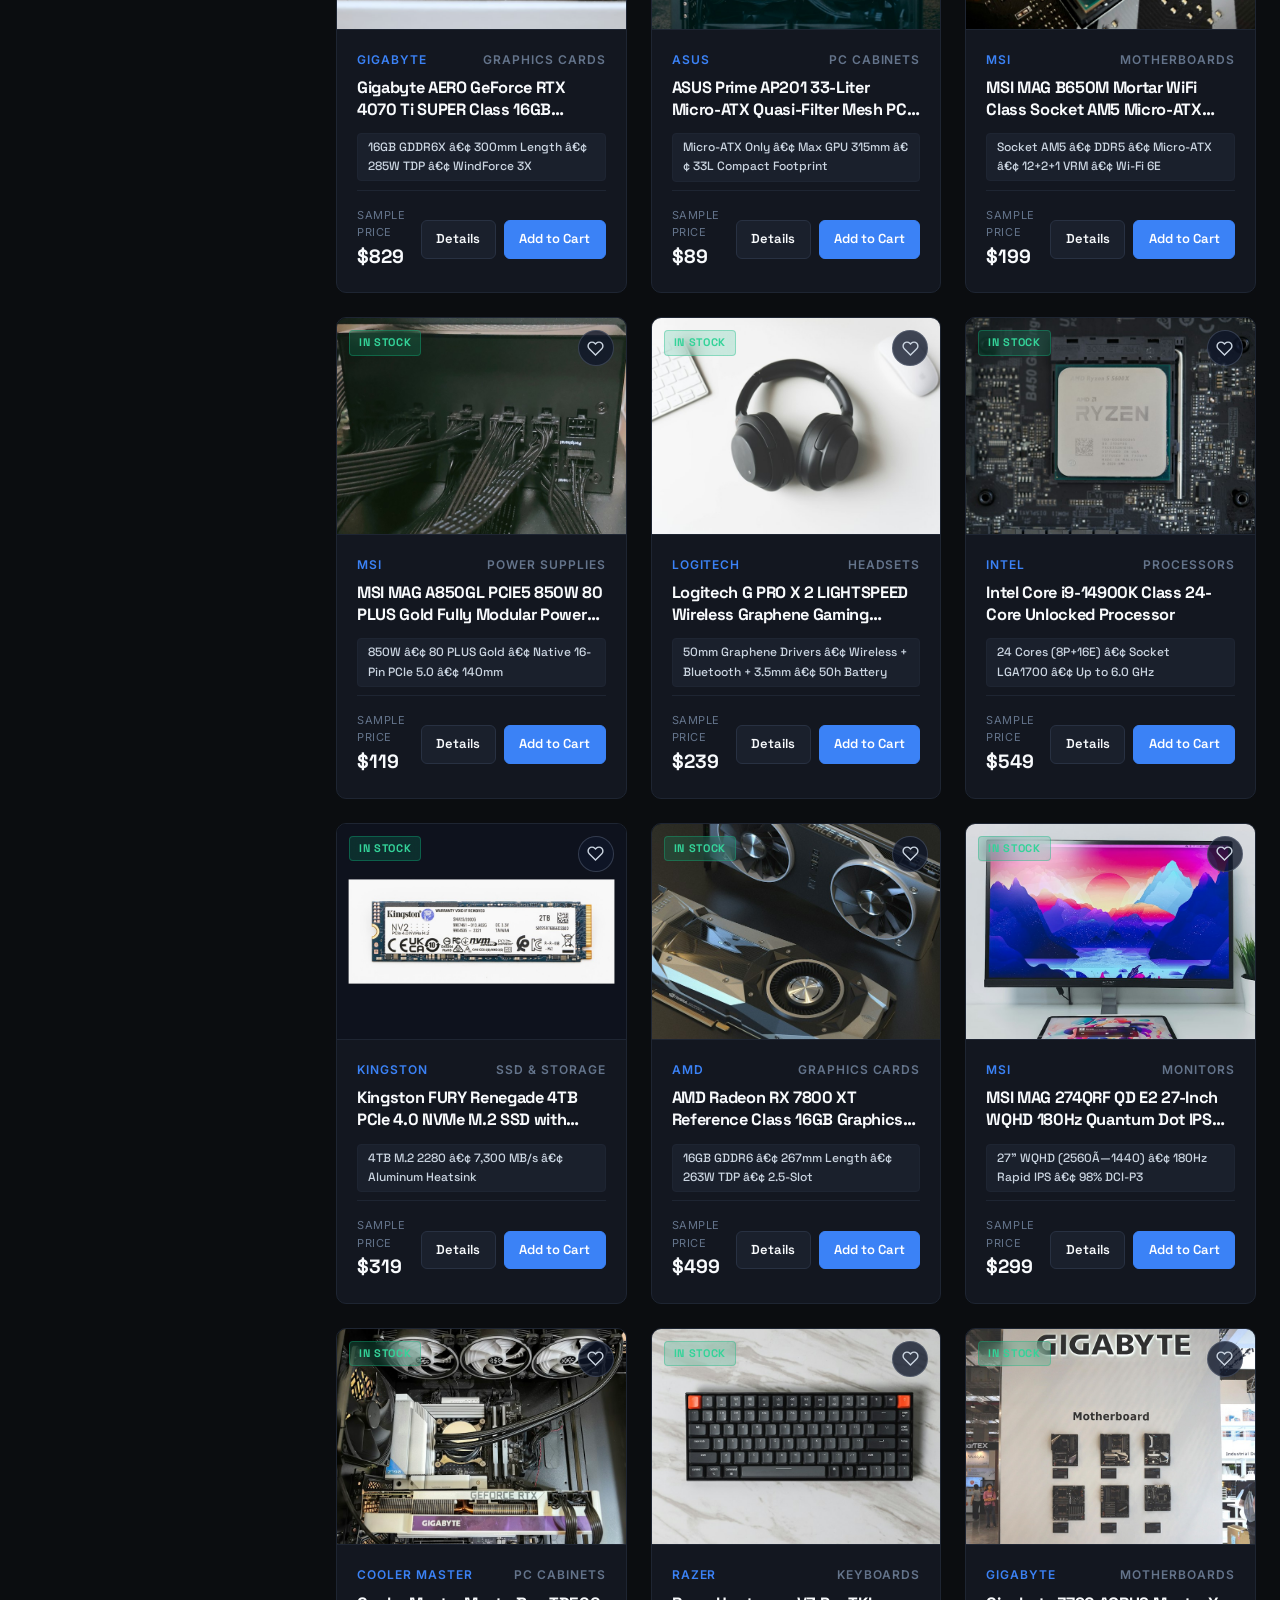
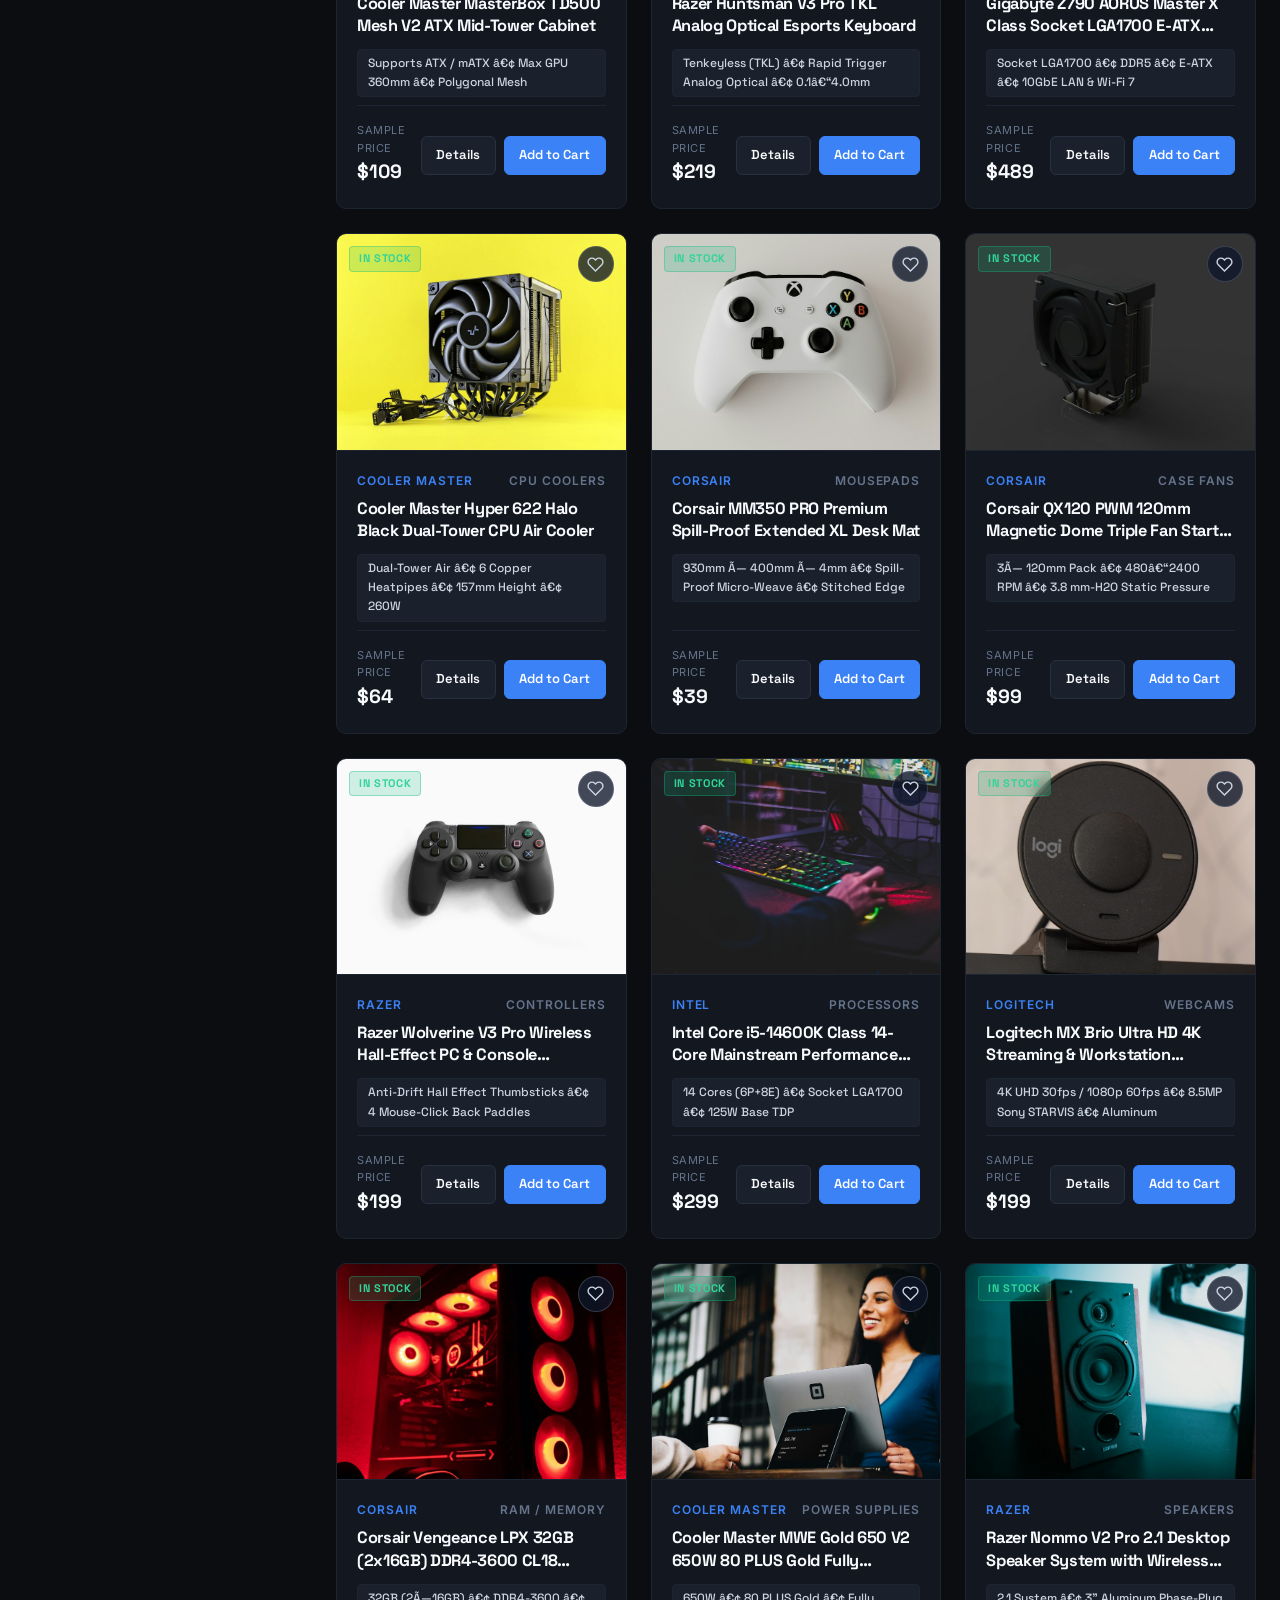
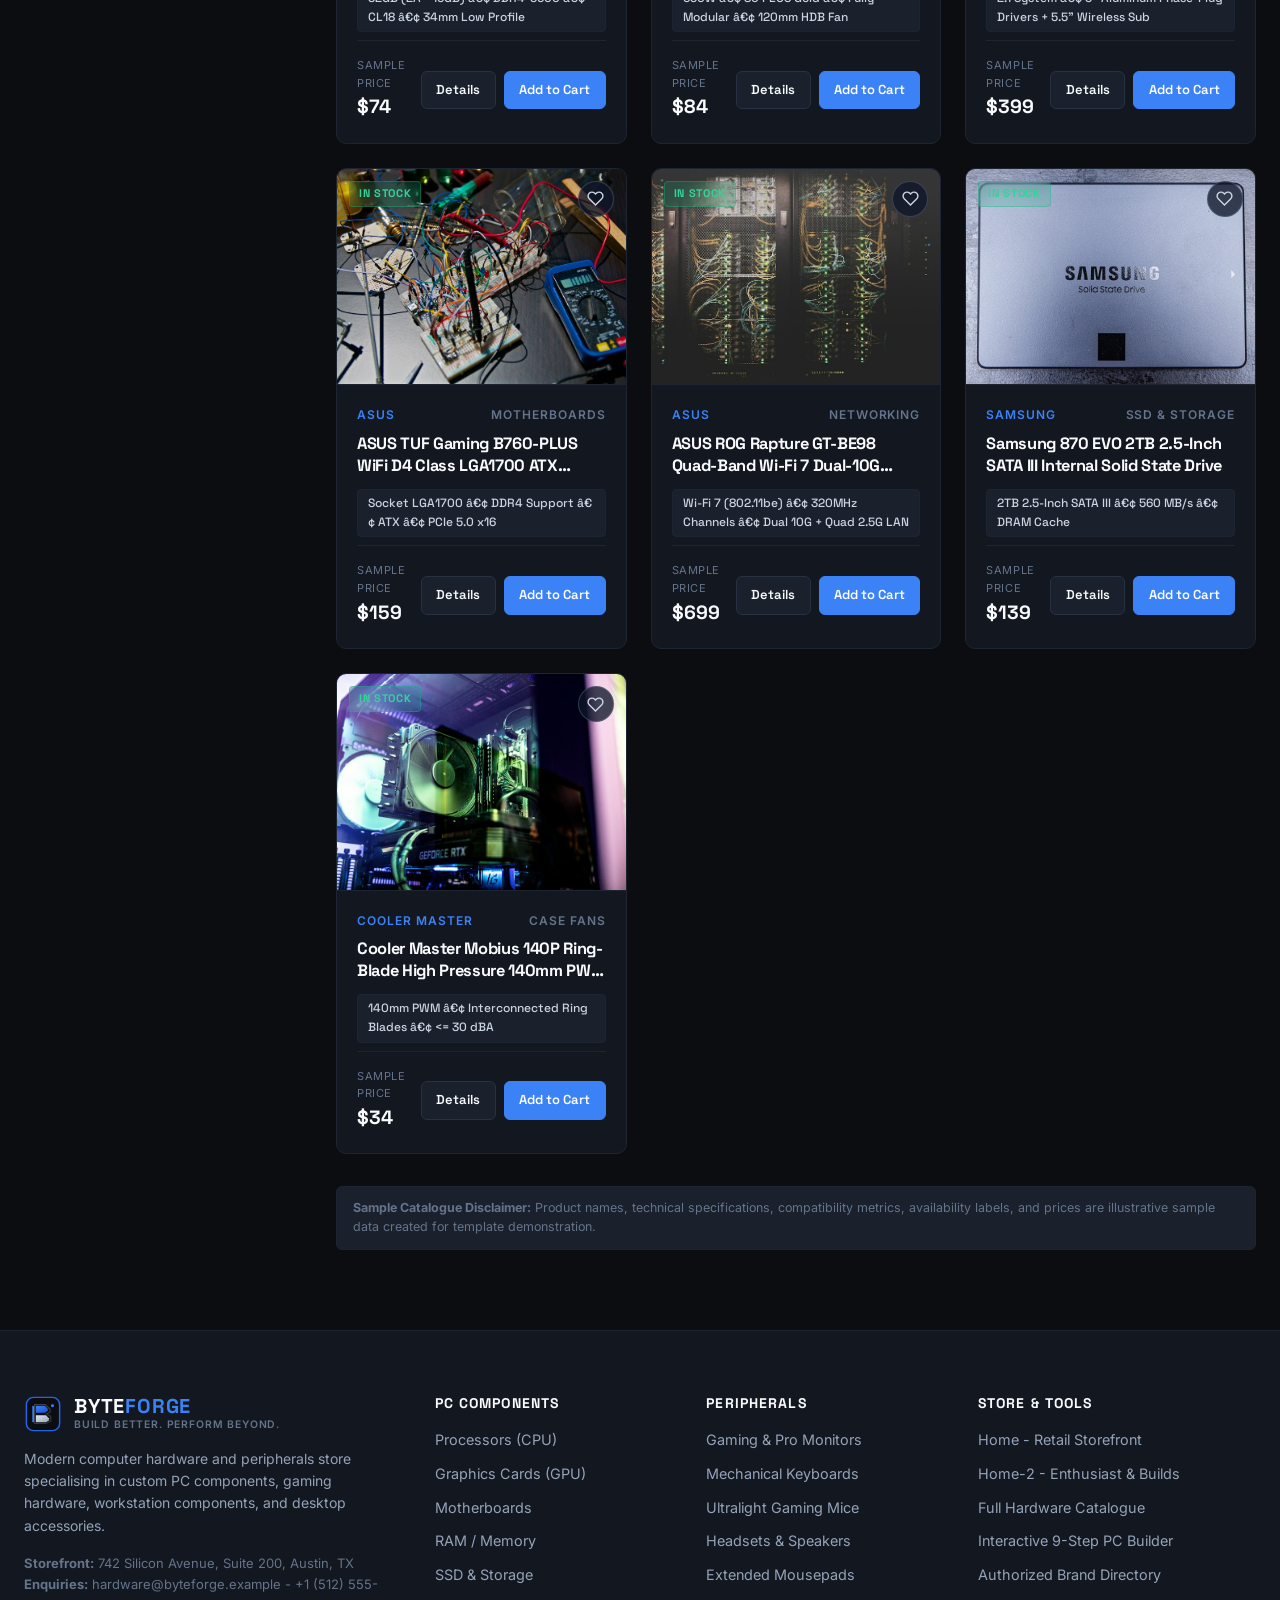
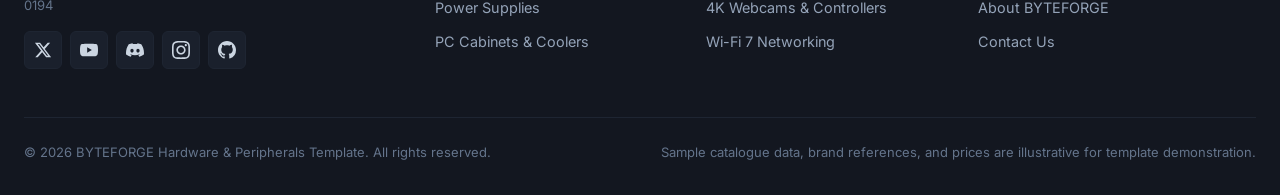
<file: products.html>
<!DOCTYPE html>
<html lang="en" data-theme="dark">
<head>
  <meta charset="UTF-8">
  <meta name="viewport" content="width=device-width, initial-scale=1.0">
  <title>Products Catalogue &mdash; BYTEFORGE Computer Hardware &amp; Peripherals Store</title>
  <meta name="description" content="Browse BYTEFORGE's hardware catalogue of processors, graphics cards, motherboards, DDR5 memory, NVMe SSDs, power supplies, PC cabinets, coolers, and gaming peripherals.">
  <link rel="icon" type="image/svg+xml" href="assets/icons/favicon.svg">
  <link rel="preconnect" href="https://fonts.googleapis.com">
  <link rel="preconnect" href="https://fonts.gstatic.com" crossorigin>
  <link href="https://fonts.googleapis.com/css2?family=Inter:wght@400;500;600;700&family=Space+Grotesk:wght@500;600;700&display=swap" rel="stylesheet">
  <link rel="stylesheet" href="css/variables.css">
  <link rel="stylesheet" href="css/main.css">
  <link rel="stylesheet" href="css/pages.css">
</head>
<body id="bf-catalogue-page">

  <!-- ==================== MANDATORY STICKY NAVBAR ==================== -->
  <header class="site-header">
    <div class="container navbar-container">
      <a href="index.html" class="brand-logo" aria-label="BYTEFORGE Home">
        <img src="assets/icons/favicon.svg" alt="" class="brand-logo-mark" width="38" height="38">
        <div class="brand-logo-text">
          <span class="brand-name">BYTE<span>FORGE</span></span>
          <span class="brand-tagline-mini">Build Better. Perform Beyond.</span>
        </div>
      </a>

      <nav aria-label="Primary Shopping Navigation">
        <ul class="nav-menu">
          <li class="nav-item">
            <a href="index.html" class="nav-link" data-dropdown-toggle aria-expanded="false">
              Home
            </a>
            <div class="dropdown-panel dropdown-sm">
              <div class="dropdown-col-title">Homepage Layouts</div>
              <ul class="dropdown-list">
                <li>
                  <a href="index.html" class="dropdown-link">
                    <div>
                      <strong>Home - Hardware Retail</strong>
                      <span class="dropdown-link-desc">Product discovery &amp; catalogue shopping</span>
                    </div>
                  </a>
                </li>
                <li>
                  <a href="home-2.html" class="dropdown-link">
                    <div>
                      <strong>Home-2 - Custom PC &amp; Performance</strong>
                      <span class="dropdown-link-desc">Enthusiast rigs &amp; workload storytelling</span>
                    </div>
                  </a>
                </li>
              </ul>
            </div>
          </li>

          <li class="nav-item">
            <a href="products.html" class="nav-link active" data-dropdown-toggle aria-expanded="false">
              Products
            </a>
            <div class="dropdown-panel dropdown-mega">
              <div class="dropdown-grid-2">
                <div>
                  <div class="dropdown-col-title">PC Components</div>
                  <ul class="dropdown-list">
                    <li><a href="products.html?category=processors" class="dropdown-link">Processors (CPU)</a></li>
                    <li><a href="products.html?category=graphics-cards" class="dropdown-link">Graphics Cards (GPU)</a></li>
                    <li><a href="products.html?category=motherboards" class="dropdown-link">Motherboards</a></li>
                    <li><a href="products.html?category=memory" class="dropdown-link">RAM / Memory</a></li>
                    <li><a href="products.html?category=storage" class="dropdown-link">SSD &amp; Storage</a></li>
                    <li><a href="products.html?category=power-supplies" class="dropdown-link">Power Supplies</a></li>
                    <li><a href="products.html?category=pc-cabinets" class="dropdown-link">PC Cabinets</a></li>
                    <li><a href="products.html?category=cpu-coolers" class="dropdown-link">CPU Coolers</a></li>
                    <li><a href="products.html?category=case-fans" class="dropdown-link">Case Fans</a></li>
                  </ul>
                </div>
                <div>
                  <div class="dropdown-col-title">Peripherals</div>
                  <ul class="dropdown-list">
                    <li><a href="products.html?category=monitors" class="dropdown-link">Monitors</a></li>
                    <li><a href="products.html?category=keyboards" class="dropdown-link">Keyboards</a></li>
                    <li><a href="products.html?category=gaming-mice" class="dropdown-link">Gaming Mice</a></li>
                    <li><a href="products.html?category=headsets-speakers" class="dropdown-link">Headsets &amp; Speakers</a></li>
                    <li><a href="products.html?category=mousepads" class="dropdown-link">Mousepads</a></li>
                    <li><a href="products.html?category=webcams" class="dropdown-link">Webcams</a></li>
                    <li><a href="products.html?category=controllers" class="dropdown-link">Controllers</a></li>
                    <li><a href="products.html?category=networking" class="dropdown-link">Networking Accessories</a></li>
                  </ul>
                </div>
              </div>
              <div class="dropdown-footer">
                <span style="font-size:0.8rem;color:var(--text-muted);">Explore 38+ illustrative hardware components &amp; peripherals</span>
                <a href="products.html" class="btn btn-primary btn-sm">All Products</a>
              </div>
            </div>
          </li>

          <li class="nav-item">
            <a href="build-your-pc.html" class="nav-link">Build Your PC</a>
          </li>

          <li class="nav-item">
            <a href="brands.html" class="nav-link" data-dropdown-toggle aria-expanded="false">
              Brands
            </a>
            <div class="dropdown-panel dropdown-brands">
              <div class="dropdown-col-title">Sample Hardware Brand Directory</div>
              <div class="brands-dropdown-grid">
                <a href="products.html?brand=ASUS" class="brand-pill-link"><span class="brand-pill-name">ASUS</span><span class="brand-pill-meta">Boards, GPUs &amp; OLED</span></a>
                <a href="products.html?brand=MSI" class="brand-pill-link"><span class="brand-pill-name">MSI</span><span class="brand-pill-meta">GPUs, Boards &amp; PSUs</span></a>
                <a href="products.html?brand=Gigabyte" class="brand-pill-link"><span class="brand-pill-name">Gigabyte</span><span class="brand-pill-meta">AORUS &amp; WindForce</span></a>
                <a href="products.html?brand=Intel" class="brand-pill-link"><span class="brand-pill-name">Intel</span><span class="brand-pill-meta">LGA1700 Processors</span></a>
                <a href="products.html?brand=AMD" class="brand-pill-link"><span class="brand-pill-name">AMD</span><span class="brand-pill-meta">Ryzen AM5 &amp; Radeon</span></a>
                <a href="products.html?brand=NVIDIA" class="brand-pill-link"><span class="brand-pill-name">NVIDIA</span><span class="brand-pill-meta">RTX Graphics</span></a>
                <a href="products.html?brand=Corsair" class="brand-pill-link"><span class="brand-pill-name">Corsair</span><span class="brand-pill-meta">Memory, PSU &amp; Cases</span></a>
                <a href="products.html?brand=Kingston" class="brand-pill-link"><span class="brand-pill-name">Kingston</span><span class="brand-pill-meta">FURY DDR5 &amp; NVMe</span></a>
                <a href="products.html?brand=Samsung" class="brand-pill-link"><span class="brand-pill-name">Samsung</span><span class="brand-pill-meta">990 PRO &amp; EVO SSDs</span></a>
                <a href="products.html?brand=Logitech" class="brand-pill-link"><span class="brand-pill-name">Logitech</span><span class="brand-pill-meta">PRO Wireless Gear</span></a>
                <a href="products.html?brand=Razer" class="brand-pill-link"><span class="brand-pill-name">Razer</span><span class="brand-pill-meta">Optical &amp; Esports</span></a>
                <a href="products.html?brand=Cooler%20Master" class="brand-pill-link"><span class="brand-pill-name">Cooler Master</span><span class="brand-pill-meta">Cases &amp; Thermal</span></a>
              </div>
              <div class="dropdown-footer">
                <span style="font-size:0.75rem;color:var(--text-dim);">Sample manufacturer directory - illustrative catalogue data</span>
                <a href="brands.html" style="font-size:0.8rem;font-weight:600;color:var(--accent-primary);">View All Brands</a>
              </div>
            </div>
          </li>

          <li class="nav-item">
            <a href="about.html" class="nav-link">About Us</a>
          </li>

          <li class="nav-item">
            <a href="contact.html" class="nav-link">Contact</a>
          </li>
        </ul>
      </nav>

      <div class="nav-actions">
        <button type="button" class="icon-btn" data-action="open-search" aria-label="Search Products">
          <svg viewBox="0 0 24 24" aria-hidden="true"><circle cx="11" cy="11" r="8"></circle><line x1="21" y1="21" x2="16.65" y2="16.65"></line></svg>
        </button>

        <button type="button" class="icon-btn" data-action="open-wishlist" aria-label="Open Wishlist">
          <svg viewBox="0 0 24 24" aria-hidden="true"><path d="M20.84 4.61a5.5 5.5 0 0 0-7.78 0L12 5.67l-1.06-1.06a5.5 5.5 0 0 0-7.78 7.78l1.06 1.06L12 21.23l7.78-7.78 1.06-1.06a5.5 5.5 0 0 0 0-7.78z"></path></svg>
          <span class="badge-count" data-wishlist-count data-count="0">0</span>
        </button>

        <button type="button" class="icon-btn" data-action="open-cart" aria-label="Open Shopping Cart">
          <svg viewBox="0 0 24 24" aria-hidden="true"><circle cx="9" cy="21" r="1"></circle><circle cx="20" cy="21" r="1"></circle><path d="M1 1h4l2.68 13.39a2 2 0 0 0 2 1.61h9.72a2 2 0 0 0 2-1.61L23 6H6"></path></svg>
          <span class="badge-count" data-cart-count data-count="0">0</span>
        </button>

        <button type="button" class="icon-btn rtl-toggle-btn" data-action="toggle-rtl" aria-label="Toggle RTL Direction" title="Toggle RTL">RTL</button>

        <button type="button" class="icon-btn" data-action="toggle-theme" aria-label="Toggle Light/Dark Theme">
          <svg viewBox="0 0 24 24" aria-hidden="true"><circle cx="12" cy="12" r="5"></circle></svg>
        </button>

        <a href="products.html" class="btn btn-primary btn-sm nav-cta-btn">Shop Components</a>

        <button type="button" class="icon-btn mobile-menu-toggle" data-action="open-mobile-menu" aria-label="Open Navigation Menu" aria-expanded="false">
          <svg viewBox="0 0 24 24" aria-hidden="true"><line x1="3" y1="6" x2="21" y2="6"></line><line x1="3" y1="12" x2="21" y2="12"></line><line x1="3" y1="18" x2="21" y2="18"></line></svg>
        </button>
      </div>
    </div>
  </header>

  <!-- ==================== MOBILE NAVIGATION DRAWER ==================== -->
  <div class="mobile-nav-backdrop" id="bf-mobile-nav-backdrop"></div>
  <aside class="mobile-nav-drawer" id="bf-mobile-nav-drawer" aria-label="Mobile Navigation">
    <div class="mobile-nav-header">
      <a href="index.html" class="brand-logo">
        <img src="assets/icons/favicon.svg" alt="" class="brand-logo-mark" width="32" height="32">
        <span class="brand-name">BYTE<span>FORGE</span></span>
      </a>
      <button type="button" class="icon-btn" data-action="close-mobile-menu" aria-label="Close Navigation Menu">
        <svg viewBox="0 0 24 24"><line x1="18" y1="6" x2="6" y2="18"></line><line x1="6" y1="6" x2="18" y2="18"></line></svg>
      </button>
    </div>

    <!-- Quick Action Buttons in Menu -->
    <div class="mobile-nav-actions">
      <button type="button" class="icon-btn" data-action="open-search" aria-label="Search Products" title="Search Hardware Catalogue">
        <svg viewBox="0 0 24 24" aria-hidden="true"><circle cx="11" cy="11" r="8"></circle><line x1="21" y1="21" x2="16.65" y2="16.65"></line></svg>
      </button>
      <button type="button" class="icon-btn" data-action="open-wishlist" aria-label="Open Wishlist" title="Saved Wishlist">
        <svg viewBox="0 0 24 24" aria-hidden="true"><path d="M20.84 4.61a5.5 5.5 0 0 0-7.78 0L12 5.67l-1.06-1.06a5.5 5.5 0 0 0-7.78 7.78l1.06 1.06L12 21.23l7.78-7.78 1.06-1.06a5.5 5.5 0 0 0 0-7.78z"></path></svg>
        <span class="badge-count" data-wishlist-count data-count="0">0</span>
      </button>
      <button type="button" class="icon-btn" data-action="open-cart" aria-label="Open Shopping Cart" title="Hardware Shopping Cart">
        <svg viewBox="0 0 24 24" aria-hidden="true"><circle cx="9" cy="21" r="1"></circle><circle cx="20" cy="21" r="1"></circle><path d="M1 1h4l2.68 13.39a2 2 0 0 0 2 1.61h9.72a2 2 0 0 0 2-1.61L23 6H6"></path></svg>
        <span class="badge-count" data-cart-count data-count="0">0</span>
      </button>
      <button type="button" class="icon-btn rtl-toggle-btn" data-action="toggle-rtl" aria-label="Toggle RTL Direction" title="Toggle RTL">RTL</button>
      <button type="button" class="icon-btn" data-action="toggle-theme" aria-label="Toggle Light/Dark Theme" title="Toggle Theme">
        <svg viewBox="0 0 24 24" aria-hidden="true"><circle cx="12" cy="12" r="5"></circle></svg>
      </button>
    </div>

    <div class="mobile-nav-body">
      <ul class="mobile-nav-list">
        <li class="mobile-nav-item">
          <button type="button" class="mobile-nav-row" data-mobile-accordion>
            <span>Home</span>
          </button>
          <div class="mobile-submenu">
            <a href="index.html" class="mobile-submenu-link">Home - Primary Retail Store</a>
            <a href="home-2.html" class="mobile-submenu-link">Home-2 - Custom PC &amp; Enthusiast</a>
          </div>
        </li>
        <li class="mobile-nav-item expanded">
          <button type="button" class="mobile-nav-row" data-mobile-accordion>
            <span>Products</span>
          </button>
          <div class="mobile-submenu">
            <a href="products.html" class="mobile-submenu-link"><strong>All Products Catalogue</strong></a>
            <div class="mobile-submenu-group-title">PC Components</div>
            <a href="products.html?category=processors" class="mobile-submenu-link">Processors (CPU)</a>
            <a href="products.html?category=graphics-cards" class="mobile-submenu-link">Graphics Cards (GPU)</a>
            <a href="products.html?category=motherboards" class="mobile-submenu-link">Motherboards</a>
            <a href="products.html?category=memory" class="mobile-submenu-link">RAM / Memory</a>
            <a href="products.html?category=storage" class="mobile-submenu-link">SSD &amp; Storage</a>
            <a href="products.html?category=power-supplies" class="mobile-submenu-link">Power Supplies</a>
            <a href="products.html?category=pc-cabinets" class="mobile-submenu-link">PC Cabinets</a>
            <a href="products.html?category=cpu-coolers" class="mobile-submenu-link">CPU Coolers</a>
            <a href="products.html?category=case-fans" class="mobile-submenu-link">Case Fans</a>
            <div class="mobile-submenu-group-title">Peripherals</div>
            <a href="products.html?category=monitors" class="mobile-submenu-link">Monitors</a>
            <a href="products.html?category=keyboards" class="mobile-submenu-link">Keyboards</a>
            <a href="products.html?category=gaming-mice" class="mobile-submenu-link">Gaming Mice</a>
            <a href="products.html?category=headsets-speakers" class="mobile-submenu-link">Headsets &amp; Speakers</a>
            <a href="products.html?category=mousepads" class="mobile-submenu-link">Mousepads</a>
            <a href="products.html?category=webcams" class="mobile-submenu-link">Webcams</a>
            <a href="products.html?category=controllers" class="mobile-submenu-link">Controllers</a>
            <a href="products.html?category=networking" class="mobile-submenu-link">Networking Accessories</a>
          </div>
        </li>
        <li class="mobile-nav-item">
          <a href="build-your-pc.html" class="mobile-nav-row">Build Your PC</a>
        </li>
        <li class="mobile-nav-item">
          <button type="button" class="mobile-nav-row" data-mobile-accordion>
            <span>Brands</span>
          </button>
          <div class="mobile-submenu">
            <a href="brands.html" class="mobile-submenu-link"><strong>All Brands Directory</strong></a>
            <a href="products.html?brand=ASUS" class="mobile-submenu-link">ASUS</a>
            <a href="products.html?brand=MSI" class="mobile-submenu-link">MSI</a>
            <a href="products.html?brand=Gigabyte" class="mobile-submenu-link">Gigabyte</a>
            <a href="products.html?brand=Intel" class="mobile-submenu-link">Intel</a>
            <a href="products.html?brand=AMD" class="mobile-submenu-link">AMD</a>
            <a href="products.html?brand=NVIDIA" class="mobile-submenu-link">NVIDIA</a>
            <a href="products.html?brand=Corsair" class="mobile-submenu-link">Corsair</a>
            <a href="products.html?brand=Kingston" class="mobile-submenu-link">Kingston</a>
            <a href="products.html?brand=Samsung" class="mobile-submenu-link">Samsung</a>
            <a href="products.html?brand=Logitech" class="mobile-submenu-link">Logitech</a>
            <a href="products.html?brand=Razer" class="mobile-submenu-link">Razer</a>
            <a href="products.html?brand=Cooler%20Master" class="mobile-submenu-link">Cooler Master</a>
          </div>
        </li>
        <li class="mobile-nav-item">
          <a href="about.html" class="mobile-nav-row">About Us</a>
        </li>
        <li class="mobile-nav-item">
          <a href="contact.html" class="mobile-nav-row">Contact</a>
        </li>
      </ul>
    </div>
    <div class="mobile-nav-footer">
      <a href="products.html" class="btn btn-primary btn-block">Shop Components</a>
      <a href="build-your-pc.html" class="btn btn-secondary btn-block">Configure Custom PC</a>
    </div>
  </aside>

  <!-- ==================== MAIN CATALOGUE CONTENT ==================== -->
  <main>

    <!-- Compact Page Header -->
    <section class="page-hero-compact">
      <div class="container">
        <div>
          <span class="eyebrow">BYTEFORGE Hardware Catalogue</span>
          <h1 class="section-title" id="bf-catalogue-heading" style="margin-bottom:6px;">All Hardware &amp; Peripherals</h1>
          <p class="section-subtitle" id="bf-catalogue-desc">Browse our complete illustrative hardware catalogue with technical specifications and compatibility filters.</p>
          <div style="display:flex;gap:10px;flex-wrap:wrap;justify-content:center;margin-top:var(--space-4);">
            <a href="build-your-pc.html" class="btn btn-secondary btn-sm">Configure in PC Builder</a>
            <a href="contact.html#enquiry-form" class="btn btn-outline btn-sm">Bulk / Custom Enquiry</a>
          </div>
        </div>
      </div>
    </section>

    <!-- Catalogue Filter & Grid Section -->
    <section class="section" style="padding-top:var(--space-10);">
      <div class="container">
        <div class="catalogue-layout">

          <!-- LEFT: FILTER SIDEBAR -->
          <aside class="filter-sidebar" id="bf-filter-sidebar" aria-label="Product Filters">
            <div style="display:flex;align-items:center;justify-content:space-between;padding-bottom:10px;border-bottom:1px solid var(--border-subtle);">
              <h2 style="font-size:1rem;">Filter Catalogue</h2>
              <div style="display:flex;gap:8px;align-items:center;">
                <button type="button" id="bf-reset-filters-btn" style="font-size:0.78rem;color:var(--accent-primary);font-weight:600;">Reset All</button>
                <button type="button" class="icon-btn mobile-filter-btn" id="bf-close-filter-drawer" aria-label="Close Filters" style="width:32px;height:32px;">
                  <svg viewBox="0 0 24 24"><line x1="18" y1="6" x2="6" y2="18"></line><line x1="6" y1="6" x2="18" y2="18"></line></svg>
                </button>
              </div>
            </div>

            <!-- Category Tree -->
            <div class="filter-group">
              <div class="filter-group-title">Hardware Categories</div>
              <div class="filter-list" id="bf-filter-categories" style="max-height:340px;"></div>
            </div>

            <!-- Brand Checkboxes -->
            <div class="filter-group" id="brands">
              <div class="filter-group-title">Brands</div>
              <div class="filter-list" id="bf-filter-brands"></div>
            </div>

            <!-- Price Range Filter -->
            <div class="filter-group">
              <div class="filter-group-title">
                <span>Max Sample Price</span>
                <span id="bf-filter-price-val" style="color:var(--accent-primary);">$2,000</span>
              </div>
              <input type="range" id="bf-filter-price" class="price-range-slider" min="50" max="2000" step="25" value="2000" aria-label="Maximum Price Filter">
              <div style="display:flex;justify-content:space-between;font-size:0.72rem;color:var(--text-dim);margin-top:4px;">
                <span>$50</span>
                <span>$1,000</span>
                <span>$2,000</span>
              </div>
            </div>

            <!-- Specification Filter: CPU / Motherboard Socket -->
            <div class="filter-group">
              <div class="filter-group-title">Socket Platform</div>
              <div class="filter-list">
                <label class="filter-option"><span class="filter-option-label"><input type="radio" name="bf-spec-socket" value="all" checked><span>All Platforms</span></span></label>
                <label class="filter-option"><span class="filter-option-label"><input type="radio" name="bf-spec-socket" value="AM5"><span>AMD Socket AM5</span></span></label>
                <label class="filter-option"><span class="filter-option-label"><input type="radio" name="bf-spec-socket" value="LGA1700"><span>Intel Socket LGA1700</span></span></label>
              </div>
            </div>

            <!-- Specification Filter: Memory Standard -->
            <div class="filter-group">
              <div class="filter-group-title">Memory Standard</div>
              <div class="filter-list">
                <label class="filter-option"><span class="filter-option-label"><input type="radio" name="bf-spec-ram" value="all" checked><span>All Memory Types</span></span></label>
                <label class="filter-option"><span class="filter-option-label"><input type="radio" name="bf-spec-ram" value="DDR5"><span>DDR5 Platform</span></span></label>
                <label class="filter-option"><span class="filter-option-label"><input type="radio" name="bf-spec-ram" value="DDR4"><span>DDR4 Platform</span></span></label>
              </div>
            </div>
          </aside>

          <!-- RIGHT: TOOLBAR & PRODUCT GRID -->
          <div>
            <div class="catalogue-toolbar">
              <div style="display:flex;align-items:center;gap:10px;flex:1;min-width:220px;">
                <button type="button" class="btn btn-secondary btn-sm mobile-filter-btn" id="bf-open-filter-drawer">
                  <svg width="16" height="16" viewBox="0 0 24 24" fill="none" stroke="currentColor" stroke-width="2"><line x1="4" y1="21" x2="4" y2="14"></line><line x1="4" y1="10" x2="4" y2="3"></line><line x1="12" y1="21" x2="12" y2="12"></line><line x1="12" y1="8" x2="12" y2="3"></line><line x1="20" y1="21" x2="20" y2="16"></line><line x1="20" y1="12" x2="20" y2="3"></line><line x1="1" y1="14" x2="7" y2="14"></line><line x1="9" y1="8" x2="15" y2="8"></line><line x1="17" y1="16" x2="23" y2="16"></line></svg>
                  Filters
                </button>
                <div class="toolbar-search-wrap">
                  <svg width="17" height="17" viewBox="0 0 24 24" fill="none" stroke="var(--text-dim)" stroke-width="2"><circle cx="11" cy="11" r="8"></circle><line x1="21" y1="21" x2="16.65" y2="16.65"></line></svg>
                  <input type="search" id="bf-catalogue-search" class="toolbar-search-input" placeholder="Search by model, socket, VRAM, switch..." aria-label="Search Catalogue">
                </div>
              </div>

              <div class="toolbar-controls">
                <span id="bf-results-count" style="font-size:0.85rem;color:var(--text-muted);font-weight:500;">Showing products</span>
                <label for="bf-catalogue-sort" style="font-size:0.8rem;color:var(--text-dim);">Sort:</label>
                <select id="bf-catalogue-sort" class="sort-select" aria-label="Sort Products">
                  <option value="popular">Popularity</option>
                  <option value="price-asc">Price: Low to High</option>
                  <option value="price-desc">Price: High to Low</option>
                  <option value="newest">Newest Arrivals</option>
                </select>
              </div>
            </div>

            <!-- Active Filter Chips -->
            <div class="active-filters-bar" id="bf-active-filters"></div>

            <!-- Product Grid -->
            <div class="catalogue-products-grid" id="bf-catalogue-grid">
      <article class="product-card" data-product-id="cpu-ryzen9-9950x">
        <div class="product-card-media">
          <div class="product-card-badges">
            <span class="status-badge status-in-stock">In Stock</span>
          </div>
          <button type="button" class="wishlist-btn" data-wishlist-btn="cpu-ryzen9-9950x" aria-label="Save AMD Ryzen 9 9950X Class 16-Core Unlocked Desktop Processor to Wishlist" aria-pressed="false">
            <svg viewBox="0 0 24 24"><path d="M20.84 4.61a5.5 5.5 0 0 0-7.78 0L12 5.67l-1.06-1.06a5.5 5.5 0 0 0-7.78 7.78l1.06 1.06L12 21.23l7.78-7.78 1.06-1.06a5.5 5.5 0 0 0 0-7.78z"></path></svg>
          </button>
          <a href="product-details.html?id=cpu-ryzen9-9950x" aria-label="View details for AMD Ryzen 9 9950X Class 16-Core Unlocked Desktop Processor">
            <img src="assets/images/products/cpu-ryzen9-9950x.jpg" alt="AMD Ryzen 9 9950X Class 16-Core Unlocked Desktop Processor" width="400" height="300" loading="lazy">
          </a>
        </div>
        <div class="product-card-body">
          <div class="product-card-meta">
            <span>AMD</span>
            <span class="product-card-category">Processors</span>
          </div>
          <h3 class="product-card-title">
            <a href="product-details.html?id=cpu-ryzen9-9950x">AMD Ryzen 9 9950X Class 16-Core Unlocked Desktop Processor</a>
          </h3>
          <span class="product-spec-pill">16 Cores / 32 Threads | Socket AM5 | Up to 5.7 GHz</span>
          <div class="product-card-footer">
            <div class="product-price-wrap">
              <span class="product-price-label">Sample Price</span>
              <span class="product-price">$649</span>
            </div>
            <div class="product-card-actions">
              <a href="product-details.html?id=cpu-ryzen9-9950x" class="btn btn-secondary btn-sm">Details</a>
              <button type="button" class="btn btn-primary btn-sm" data-add-to-cart="cpu-ryzen9-9950x">Add to Cart</button>
            </div>
          </div>
        </div>
      </article>
      <article class="product-card" data-product-id="cpu-ryzen7-9800x3d">
        <div class="product-card-media">
          <div class="product-card-badges">
            <span class="status-badge status-in-stock">In Stock</span>
          </div>
          <button type="button" class="wishlist-btn" data-wishlist-btn="cpu-ryzen7-9800x3d" aria-label="Save AMD Ryzen 7 9800X3D Class 8-Core 3D V-Cache Gaming Processor to Wishlist" aria-pressed="false">
            <svg viewBox="0 0 24 24"><path d="M20.84 4.61a5.5 5.5 0 0 0-7.78 0L12 5.67l-1.06-1.06a5.5 5.5 0 0 0-7.78 7.78l1.06 1.06L12 21.23l7.78-7.78 1.06-1.06a5.5 5.5 0 0 0 0-7.78z"></path></svg>
          </button>
          <a href="product-details.html?id=cpu-ryzen7-9800x3d" aria-label="View details for AMD Ryzen 7 9800X3D Class 8-Core 3D V-Cache Gaming Processor">
            <img src="assets/images/products/cpu-ryzen7-9800x3d.jpg" alt="AMD Ryzen 7 9800X3D Class 8-Core 3D V-Cache Gaming Processor" width="400" height="300" loading="lazy">
          </a>
        </div>
        <div class="product-card-body">
          <div class="product-card-meta">
            <span>AMD</span>
            <span class="product-card-category">Processors</span>
          </div>
          <h3 class="product-card-title">
            <a href="product-details.html?id=cpu-ryzen7-9800x3d">AMD Ryzen 7 9800X3D Class 8-Core 3D V-Cache Gaming Processor</a>
          </h3>
          <span class="product-spec-pill">8 Cores / 16 Threads | 96MB L3 3D V-Cache | AM5</span>
          <div class="product-card-footer">
            <div class="product-price-wrap">
              <span class="product-price-label">Sample Price</span>
              <span class="product-price">$479</span>
            </div>
            <div class="product-card-actions">
              <a href="product-details.html?id=cpu-ryzen7-9800x3d" class="btn btn-secondary btn-sm">Details</a>
              <button type="button" class="btn btn-primary btn-sm" data-add-to-cart="cpu-ryzen7-9800x3d">Add to Cart</button>
            </div>
          </div>
        </div>
      </article>
      <article class="product-card" data-product-id="gpu-asus-4090">
        <div class="product-card-media">
          <div class="product-card-badges">
            <span class="status-badge status-low-stock">Low Stock</span>
          </div>
          <button type="button" class="wishlist-btn" data-wishlist-btn="gpu-asus-4090" aria-label="Save ASUS ROG Strix GeForce RTX 4090 OC Class 24GB Graphics Card to Wishlist" aria-pressed="false">
            <svg viewBox="0 0 24 24"><path d="M20.84 4.61a5.5 5.5 0 0 0-7.78 0L12 5.67l-1.06-1.06a5.5 5.5 0 0 0-7.78 7.78l1.06 1.06L12 21.23l7.78-7.78 1.06-1.06a5.5 5.5 0 0 0 0-7.78z"></path></svg>
          </button>
          <a href="product-details.html?id=gpu-asus-4090" aria-label="View details for ASUS ROG Strix GeForce RTX 4090 OC Class 24GB Graphics Card">
            <img src="assets/images/products/gpu-asus-4090.jpg" alt="ASUS ROG Strix GeForce RTX 4090 OC Class 24GB Graphics Card" width="400" height="300" loading="lazy">
          </a>
        </div>
        <div class="product-card-body">
          <div class="product-card-meta">
            <span>ASUS</span>
            <span class="product-card-category">Graphics Cards</span>
          </div>
          <h3 class="product-card-title">
            <a href="product-details.html?id=gpu-asus-4090">ASUS ROG Strix GeForce RTX 4090 OC Class 24GB Graphics Card</a>
          </h3>
          <span class="product-spec-pill">24GB GDDR6X | 358mm Length | 450W TDP | 3.5-Slot</span>
          <div class="product-card-footer">
            <div class="product-price-wrap">
              <span class="product-price-label">Sample Price</span>
              <span class="product-price">$1,899</span>
            </div>
            <div class="product-card-actions">
              <a href="product-details.html?id=gpu-asus-4090" class="btn btn-secondary btn-sm">Details</a>
              <button type="button" class="btn btn-primary btn-sm" data-add-to-cart="gpu-asus-4090">Add to Cart</button>
            </div>
          </div>
        </div>
      </article>
      <article class="product-card" data-product-id="gpu-nvidia-4080s">
        <div class="product-card-media">
          <div class="product-card-badges">
            <span class="status-badge status-in-stock">In Stock</span>
          </div>
          <button type="button" class="wishlist-btn" data-wishlist-btn="gpu-nvidia-4080s" aria-label="Save NVIDIA GeForce RTX 4080 SUPER Studio / Founders Class 16GB GPU to Wishlist" aria-pressed="false">
            <svg viewBox="0 0 24 24"><path d="M20.84 4.61a5.5 5.5 0 0 0-7.78 0L12 5.67l-1.06-1.06a5.5 5.5 0 0 0-7.78 7.78l1.06 1.06L12 21.23l7.78-7.78 1.06-1.06a5.5 5.5 0 0 0 0-7.78z"></path></svg>
          </button>
          <a href="product-details.html?id=gpu-nvidia-4080s" aria-label="View details for NVIDIA GeForce RTX 4080 SUPER Studio / Founders Class 16GB GPU">
            <img src="assets/images/products/gpu-msi-4080s.jpg" alt="NVIDIA GeForce RTX 4080 SUPER Studio / Founders Class 16GB GPU" width="400" height="300" loading="lazy">
          </a>
        </div>
        <div class="product-card-body">
          <div class="product-card-meta">
            <span>NVIDIA</span>
            <span class="product-card-category">Graphics Cards</span>
          </div>
          <h3 class="product-card-title">
            <a href="product-details.html?id=gpu-nvidia-4080s">NVIDIA GeForce RTX 4080 SUPER Studio / Founders Class 16GB GPU</a>
          </h3>
          <span class="product-spec-pill">16GB GDDR6X | 310mm Length | 320W TDP | Dual-Flow</span>
          <div class="product-card-footer">
            <div class="product-price-wrap">
              <span class="product-price-label">Sample Price</span>
              <span class="product-price">$1,049</span>
            </div>
            <div class="product-card-actions">
              <a href="product-details.html?id=gpu-nvidia-4080s" class="btn btn-secondary btn-sm">Details</a>
              <button type="button" class="btn btn-primary btn-sm" data-add-to-cart="gpu-nvidia-4080s">Add to Cart</button>
            </div>
          </div>
        </div>
      </article>
      <article class="product-card" data-product-id="mobo-asus-x870e">
        <div class="product-card-media">
          <div class="product-card-badges">
            <span class="status-badge status-in-stock">In Stock</span>
          </div>
          <button type="button" class="wishlist-btn" data-wishlist-btn="mobo-asus-x870e" aria-label="Save ASUS ROG Crosshair X870E Hero Class Socket AM5 ATX Motherboard to Wishlist" aria-pressed="false">
            <svg viewBox="0 0 24 24"><path d="M20.84 4.61a5.5 5.5 0 0 0-7.78 0L12 5.67l-1.06-1.06a5.5 5.5 0 0 0-7.78 7.78l1.06 1.06L12 21.23l7.78-7.78 1.06-1.06a5.5 5.5 0 0 0 0-7.78z"></path></svg>
          </button>
          <a href="product-details.html?id=mobo-asus-x870e" aria-label="View details for ASUS ROG Crosshair X870E Hero Class Socket AM5 ATX Motherboard">
            <img src="assets/images/products/mobo-asus-x870e.jpg" alt="ASUS ROG Crosshair X870E Hero Class Socket AM5 ATX Motherboard" width="400" height="300" loading="lazy">
          </a>
        </div>
        <div class="product-card-body">
          <div class="product-card-meta">
            <span>ASUS</span>
            <span class="product-card-category">Motherboards</span>
          </div>
          <h3 class="product-card-title">
            <a href="product-details.html?id=mobo-asus-x870e">ASUS ROG Crosshair X870E Hero Class Socket AM5 ATX Motherboard</a>
          </h3>
          <span class="product-spec-pill">Socket AM5 | DDR5 | ATX | 18+2+2 Power Stages</span>
          <div class="product-card-footer">
            <div class="product-price-wrap">
              <span class="product-price-label">Sample Price</span>
              <span class="product-price">$599</span>
            </div>
            <div class="product-card-actions">
              <a href="product-details.html?id=mobo-asus-x870e" class="btn btn-secondary btn-sm">Details</a>
              <button type="button" class="btn btn-primary btn-sm" data-add-to-cart="mobo-asus-x870e">Add to Cart</button>
            </div>
          </div>
        </div>
      </article>
      <article class="product-card" data-product-id="ram-corsair-64gb-ddr5">
        <div class="product-card-media">
          <div class="product-card-badges">
            <span class="status-badge status-in-stock">In Stock</span>
          </div>
          <button type="button" class="wishlist-btn" data-wishlist-btn="ram-corsair-64gb-ddr5" aria-label="Save Corsair Dominator Titanium 64GB (2x32GB) DDR5-6400 CL32 Memory Kit to Wishlist" aria-pressed="false">
            <svg viewBox="0 0 24 24"><path d="M20.84 4.61a5.5 5.5 0 0 0-7.78 0L12 5.67l-1.06-1.06a5.5 5.5 0 0 0-7.78 7.78l1.06 1.06L12 21.23l7.78-7.78 1.06-1.06a5.5 5.5 0 0 0 0-7.78z"></path></svg>
          </button>
          <a href="product-details.html?id=ram-corsair-64gb-ddr5" aria-label="View details for Corsair Dominator Titanium 64GB (2x32GB) DDR5-6400 CL32 Memory Kit">
            <img src="assets/images/products/ram-corsair-64gb-ddr5.jpg" alt="Corsair Dominator Titanium 64GB (2x32GB) DDR5-6400 CL32 Memory Kit" width="400" height="300" loading="lazy">
          </a>
        </div>
        <div class="product-card-body">
          <div class="product-card-meta">
            <span>Corsair</span>
            <span class="product-card-category">RAM / Memory</span>
          </div>
          <h3 class="product-card-title">
            <a href="product-details.html?id=ram-corsair-64gb-ddr5">Corsair Dominator Titanium 64GB (2x32GB) DDR5-6400 CL32 Memory Kit</a>
          </h3>
          <span class="product-spec-pill">64GB (2x32GB) | DDR5-6400 | CL32 | Forged Aluminum</span>
          <div class="product-card-footer">
            <div class="product-price-wrap">
              <span class="product-price-label">Sample Price</span>
              <span class="product-price">$279</span>
            </div>
            <div class="product-card-actions">
              <a href="product-details.html?id=ram-corsair-64gb-ddr5" class="btn btn-secondary btn-sm">Details</a>
              <button type="button" class="btn btn-primary btn-sm" data-add-to-cart="ram-corsair-64gb-ddr5">Add to Cart</button>
            </div>
          </div>
        </div>
      </article>
      <article class="product-card" data-product-id="ssd-samsung-990pro-2tb">
        <div class="product-card-media">
          <div class="product-card-badges">
            <span class="status-badge status-in-stock">In Stock</span>
          </div>
          <button type="button" class="wishlist-btn" data-wishlist-btn="ssd-samsung-990pro-2tb" aria-label="Save Samsung 990 PRO 2TB PCIe 4.0 x4 NVMe M.2 Internal SSD to Wishlist" aria-pressed="false">
            <svg viewBox="0 0 24 24"><path d="M20.84 4.61a5.5 5.5 0 0 0-7.78 0L12 5.67l-1.06-1.06a5.5 5.5 0 0 0-7.78 7.78l1.06 1.06L12 21.23l7.78-7.78 1.06-1.06a5.5 5.5 0 0 0 0-7.78z"></path></svg>
          </button>
          <a href="product-details.html?id=ssd-samsung-990pro-2tb" aria-label="View details for Samsung 990 PRO 2TB PCIe 4.0 x4 NVMe M.2 Internal SSD">
            <img src="assets/images/products/ssd-samsung-990pro-2tb.jpg" alt="Samsung 990 PRO 2TB PCIe 4.0 x4 NVMe M.2 Internal SSD" width="400" height="300" loading="lazy">
          </a>
        </div>
        <div class="product-card-body">
          <div class="product-card-meta">
            <span>Samsung</span>
            <span class="product-card-category">SSD & Storage</span>
          </div>
          <h3 class="product-card-title">
            <a href="product-details.html?id=ssd-samsung-990pro-2tb">Samsung 990 PRO 2TB PCIe 4.0 x4 NVMe M.2 Internal SSD</a>
          </h3>
          <span class="product-spec-pill">2TB M.2 2280 | PCIe 4.0 NVMe | Up to 7,450 MB/s</span>
          <div class="product-card-footer">
            <div class="product-price-wrap">
              <span class="product-price-label">Sample Price</span>
              <span class="product-price">$169</span>
            </div>
            <div class="product-card-actions">
              <a href="product-details.html?id=ssd-samsung-990pro-2tb" class="btn btn-secondary btn-sm">Details</a>
              <button type="button" class="btn btn-primary btn-sm" data-add-to-cart="ssd-samsung-990pro-2tb">Add to Cart</button>
            </div>
          </div>
        </div>
      </article>
      <article class="product-card" data-product-id="monitor-asus-pg32ucdm">
        <div class="product-card-media">
          <div class="product-card-badges">
            <span class="status-badge status-in-stock">In Stock</span>
          </div>
          <button type="button" class="wishlist-btn" data-wishlist-btn="monitor-asus-pg32ucdm" aria-label="Save ASUS ROG Swift PG32UCDM 32-Inch 4K UHD 240Hz QD-OLED Monitor to Wishlist" aria-pressed="false">
            <svg viewBox="0 0 24 24"><path d="M20.84 4.61a5.5 5.5 0 0 0-7.78 0L12 5.67l-1.06-1.06a5.5 5.5 0 0 0-7.78 7.78l1.06 1.06L12 21.23l7.78-7.78 1.06-1.06a5.5 5.5 0 0 0 0-7.78z"></path></svg>
          </button>
          <a href="product-details.html?id=monitor-asus-pg32ucdm" aria-label="View details for ASUS ROG Swift PG32UCDM 32-Inch 4K UHD 240Hz QD-OLED Monitor">
            <img src="assets/images/products/monitor-asus-pg32ucdm.jpg" alt="ASUS ROG Swift PG32UCDM 32-Inch 4K UHD 240Hz QD-OLED Monitor" width="400" height="300" loading="lazy">
          </a>
        </div>
        <div class="product-card-body">
          <div class="product-card-meta">
            <span>ASUS</span>
            <span class="product-card-category">Monitors</span>
          </div>
          <h3 class="product-card-title">
            <a href="product-details.html?id=monitor-asus-pg32ucdm">ASUS ROG Swift PG32UCDM 32-Inch 4K UHD 240Hz QD-OLED Monitor</a>
          </h3>
          <span class="product-spec-pill">32-Inch 4K UHD | 240Hz QD-OLED | 0.03ms | USB-C 90W</span>
          <div class="product-card-footer">
            <div class="product-price-wrap">
              <span class="product-price-label">Sample Price</span>
              <span class="product-price">$1,299</span>
            </div>
            <div class="product-card-actions">
              <a href="product-details.html?id=monitor-asus-pg32ucdm" class="btn btn-secondary btn-sm">Details</a>
              <button type="button" class="btn btn-primary btn-sm" data-add-to-cart="monitor-asus-pg32ucdm">Add to Cart</button>
            </div>
          </div>
        </div>
      </article>
      <article class="product-card" data-product-id="monitor-asus-pg32ucdm">
        <div class="product-card-media">
          <div class="product-card-badges">
            <span class="status-badge status-in-stock">In Stock</span>
          </div>
          <button type="button" class="wishlist-btn" data-wishlist-btn="monitor-asus-pg32ucdm" aria-label="Save ASUS ROG Swift PG32UCDM 32-Inch 4K UHD 240Hz QD-OLED Monitor to Wishlist" aria-pressed="false">
            <svg viewBox="0 0 24 24"><path d="M20.84 4.61a5.5 5.5 0 0 0-7.78 0L12 5.67l-1.06-1.06a5.5 5.5 0 0 0-7.78 7.78l1.06 1.06L12 21.23l7.78-7.78 1.06-1.06a5.5 5.5 0 0 0 0-7.78z"></path></svg>
          </button>
          <a href="product-details.html?id=monitor-asus-pg32ucdm" aria-label="View details for ASUS ROG Swift PG32UCDM 32-Inch 4K UHD 240Hz QD-OLED Monitor">
            <img src="assets/images/products/monitor-asus-pg32ucdm.jpg" alt="ASUS ROG Swift PG32UCDM 32-Inch 4K UHD 240Hz QD-OLED Monitor" width="400" height="300" loading="lazy">
          </a>
        </div>
        <div class="product-card-body">
          <div class="product-card-meta">
            <span>ASUS</span>
            <span class="product-card-category">Monitors</span>
          </div>
          <h3 class="product-card-title">
            <a href="product-details.html?id=monitor-asus-pg32ucdm">ASUS ROG Swift PG32UCDM 32-Inch 4K UHD 240Hz QD-OLED Monitor</a>
          </h3>
          <span class="product-spec-pill">32-Inch 4K UHD | 240Hz QD-OLED | 0.03ms | USB-C 90W</span>
          <div class="product-card-footer">
            <div class="product-price-wrap">
              <span class="product-price-label">Sample Price</span>
              <span class="product-price">$1,299</span>
            </div>
            <div class="product-card-actions">
              <a href="product-details.html?id=monitor-asus-pg32ucdm" class="btn btn-secondary btn-sm">Details</a>
              <button type="button" class="btn btn-primary btn-sm" data-add-to-cart="monitor-asus-pg32ucdm">Add to Cart</button>
            </div>
          </div>
        </div>
      </article>
      <article class="product-card" data-product-id="kb-asus-azoth">
        <div class="product-card-media">
          <div class="product-card-badges">
            <span class="status-badge status-in-stock">In Stock</span>
          </div>
          <button type="button" class="wishlist-btn" data-wishlist-btn="kb-asus-azoth" aria-label="Save ASUS ROG Azoth 75% Wireless Custom Mechanical Keyboard with OLED to Wishlist" aria-pressed="false">
            <svg viewBox="0 0 24 24"><path d="M20.84 4.61a5.5 5.5 0 0 0-7.78 0L12 5.67l-1.06-1.06a5.5 5.5 0 0 0-7.78 7.78l1.06 1.06L12 21.23l7.78-7.78 1.06-1.06a5.5 5.5 0 0 0 0-7.78z"></path></svg>
          </button>
          <a href="product-details.html?id=kb-asus-azoth" aria-label="View details for ASUS ROG Azoth 75% Wireless Custom Mechanical Keyboard with OLED">
            <img src="assets/images/products/kb-asus-azoth.jpg" alt="ASUS ROG Azoth 75% Wireless Custom Mechanical Keyboard with OLED" width="400" height="300" loading="lazy">
          </a>
        </div>
        <div class="product-card-body">
          <div class="product-card-meta">
            <span>ASUS</span>
            <span class="product-card-category">Keyboards</span>
          </div>
          <h3 class="product-card-title">
            <a href="product-details.html?id=kb-asus-azoth">ASUS ROG Azoth 75% Wireless Custom Mechanical Keyboard with OLED</a>
          </h3>
          <span class="product-spec-pill">75% Layout | Silicone Gasket Mount | Tri-Mode Wireless</span>
          <div class="product-card-footer">
            <div class="product-price-wrap">
              <span class="product-price-label">Sample Price</span>
              <span class="product-price">$249</span>
            </div>
            <div class="product-card-actions">
              <a href="product-details.html?id=kb-asus-azoth" class="btn btn-secondary btn-sm">Details</a>
              <button type="button" class="btn btn-primary btn-sm" data-add-to-cart="kb-asus-azoth">Add to Cart</button>
            </div>
          </div>
        </div>
      </article>
      <article class="product-card" data-product-id="mouse-logitech-superlight2">
        <div class="product-card-media">
          <div class="product-card-badges">
            <span class="status-badge status-in-stock">In Stock</span>
          </div>
          <button type="button" class="wishlist-btn" data-wishlist-btn="mouse-logitech-superlight2" aria-label="Save Logitech G PRO X SUPERLIGHT 2 Wireless Esports Mouse to Wishlist" aria-pressed="false">
            <svg viewBox="0 0 24 24"><path d="M20.84 4.61a5.5 5.5 0 0 0-7.78 0L12 5.67l-1.06-1.06a5.5 5.5 0 0 0-7.78 7.78l1.06 1.06L12 21.23l7.78-7.78 1.06-1.06a5.5 5.5 0 0 0 0-7.78z"></path></svg>
          </button>
          <a href="product-details.html?id=mouse-logitech-superlight2" aria-label="View details for Logitech G PRO X SUPERLIGHT 2 Wireless Esports Mouse">
            <img src="assets/images/products/mouse-logitech-superlight2.jpg" alt="Logitech G PRO X SUPERLIGHT 2 Wireless Esports Mouse" width="400" height="300" loading="lazy">
          </a>
        </div>
        <div class="product-card-body">
          <div class="product-card-meta">
            <span>Logitech</span>
            <span class="product-card-category">Gaming Mice</span>
          </div>
          <h3 class="product-card-title">
            <a href="product-details.html?id=mouse-logitech-superlight2">Logitech G PRO X SUPERLIGHT 2 Wireless Esports Mouse</a>
          </h3>
          <span class="product-spec-pill">60g Ultralight | HERO 2 32K Sensor | Optical-Mech</span>
          <div class="product-card-footer">
            <div class="product-price-wrap">
              <span class="product-price-label">Sample Price</span>
              <span class="product-price">$159</span>
            </div>
            <div class="product-card-actions">
              <a href="product-details.html?id=mouse-logitech-superlight2" class="btn btn-secondary btn-sm">Details</a>
              <button type="button" class="btn btn-primary btn-sm" data-add-to-cart="mouse-logitech-superlight2">Add to Cart</button>
            </div>
          </div>
        </div>
      </article>
      <article class="product-card" data-product-id="headset-logitech-pro-x2">
        <div class="product-card-media">
          <div class="product-card-badges">
            <span class="status-badge status-in-stock">In Stock</span>
          </div>
          <button type="button" class="wishlist-btn" data-wishlist-btn="headset-logitech-pro-x2" aria-label="Save Logitech G PRO X 2 LIGHTSPEED Wireless Graphene Gaming Headset to Wishlist" aria-pressed="false">
            <svg viewBox="0 0 24 24"><path d="M20.84 4.61a5.5 5.5 0 0 0-7.78 0L12 5.67l-1.06-1.06a5.5 5.5 0 0 0-7.78 7.78l1.06 1.06L12 21.23l7.78-7.78 1.06-1.06a5.5 5.5 0 0 0 0-7.78z"></path></svg>
          </button>
          <a href="product-details.html?id=headset-logitech-pro-x2" aria-label="View details for Logitech G PRO X 2 LIGHTSPEED Wireless Graphene Gaming Headset">
            <img src="assets/images/products/headset-logitech-pro-x2.jpg" alt="Logitech G PRO X 2 LIGHTSPEED Wireless Graphene Gaming Headset" width="400" height="300" loading="lazy">
          </a>
        </div>
        <div class="product-card-body">
          <div class="product-card-meta">
            <span>Logitech</span>
            <span class="product-card-category">Headsets</span>
          </div>
          <h3 class="product-card-title">
            <a href="product-details.html?id=headset-logitech-pro-x2">Logitech G PRO X 2 LIGHTSPEED Wireless Graphene Gaming Headset</a>
          </h3>
          <span class="product-spec-pill">50mm Graphene Drivers | Wireless + Bluetooth | 50h</span>
          <div class="product-card-footer">
            <div class="product-price-wrap">
              <span class="product-price-label">Sample Price</span>
              <span class="product-price">$239</span>
            </div>
            <div class="product-card-actions">
              <a href="product-details.html?id=headset-logitech-pro-x2" class="btn btn-secondary btn-sm">Details</a>
              <button type="button" class="btn btn-primary btn-sm" data-add-to-cart="headset-logitech-pro-x2">Add to Cart</button>
            </div>
          </div>
        </div>
      </article>
</div>

            <!-- Illustrative Data Notice -->
            <div class="disclaimer-note" style="margin-top:var(--space-8);">
              <strong>Sample Catalogue Disclaimer:</strong> Product names, technical specifications, compatibility metrics, availability labels, and prices are illustrative sample data created for template demonstration.
            </div>
          </div>

        </div>
      </div>
    </section>

  </main>

  <!-- ==================== SITE FOOTER ==================== -->
  <footer class="site-footer">
    <div class="container">
      <div class="footer-grid">
        <div>
          <a href="index.html" class="brand-logo" style="margin-bottom:14px;">
            <img src="assets/icons/favicon.svg" alt="" class="brand-logo-mark" width="36" height="36">
            <div class="brand-logo-text">
              <span class="brand-name">BYTE<span>FORGE</span></span>
              <span class="brand-tagline-mini">Build Better. Perform Beyond.</span>
            </div>
          </a>
          <p style="font-size:0.875rem;color:var(--text-muted);margin-bottom:16px;max-width:340px;">
            Modern computer hardware and peripherals store specialising in custom PC components, gaming hardware, workstation components, and desktop accessories.
          </p>
          <div style="font-size:0.8125rem;color:var(--text-dim);">
            <div><strong>Storefront:</strong> 742 Silicon Avenue, Suite 200, Austin, TX</div>
            <div><strong>Enquiries:</strong> hardware@byteforge.example - +1 (512) 555-0194</div>
          </div>
          <div class="footer-socials" aria-label="Social Media Channels">
            <a href="https://x.com" target="_blank" rel="noopener noreferrer" class="footer-social-icon" aria-label="X (Twitter)" title="X (Twitter)">
              <svg viewBox="0 0 24 24" aria-hidden="true"><path d="M18.244 2.25h3.308l-7.227 8.26 8.502 11.24H16.17l-5.214-6.817L4.99 21.75H1.68l7.73-8.835L1.254 2.25H8.08l4.713 6.231zm-1.161 17.52h1.833L7.084 4.126H5.117z"/></svg>
            </a>
            <a href="https://youtube.com" target="_blank" rel="noopener noreferrer" class="footer-social-icon" aria-label="YouTube" title="YouTube">
              <svg viewBox="0 0 24 24" aria-hidden="true"><path d="M23.498 6.186a3.016 3.016 0 0 0-2.122-2.136C19.505 3.545 12 3.545 12 3.545s-7.505 0-9.377.505A3.017 3.017 0 0 0 .502 6.186C0 8.07 0 12 0 12s0 3.93.502 5.814a3.016 3.016 0 0 0 2.122 2.136c1.871.505 9.376.505 9.376.505s7.505 0 9.377-.505a3.015 3.015 0 0 0 2.122-2.136C24 15.93 24 12 24 12s0-3.93-.502-5.814zM9.545 15.568V8.432L15.818 12l-6.273 3.568z"/></svg>
            </a>
            <a href="https://discord.com" target="_blank" rel="noopener noreferrer" class="footer-social-icon" aria-label="Discord" title="Discord Community">
              <svg viewBox="0 0 24 24" aria-hidden="true"><path d="M20.317 4.37a19.791 19.791 0 0 0-4.885-1.515.074.074 0 0 0-.079.037c-.21.375-.444.864-.608 1.25a18.27 18.27 0 0 0-5.487 0 12.64 12.64 0 0 0-.617-1.25.077.077 0 0 0-.079-.037A19.736 19.736 0 0 0 3.677 4.37a.07.07 0 0 0-.032.027C.533 9.046-.32 13.58.099 18.057a.082.082 0 0 0 .031.057 19.9 19.9 0 0 0 5.993 3.03.078.078 0 0 0 .084-.028c.462-.63.874-1.295 1.226-1.994.021-.041.001-.09-.041-.106a13.107 13.107 0 0 1-1.872-.892.077.077 0 0 1-.008-.128 10.2 10.2 0 0 0 .372-.292.074.074 0 0 1 .077-.01c3.929 1.793 8.18 1.793 12.061 0a.074.074 0 0 1 .078.01c.12.098.246.198.373.292a.077.077 0 0 1-.006.127 12.299 12.299 0 0 1-1.873.894.077.077 0 0 0-.041.107c.36.698.772 1.362 1.225 1.993a.076.076 0 0 0 .084.028 19.839 19.839 0 0 0 6.002-3.03.077.077 0 0 0 .032-.054c.5-5.177-.838-9.674-3.549-13.66a.061.061 0 0 0-.031-.028zM8.02 15.33c-1.183 0-2.157-1.085-2.157-2.419 0-1.333.956-2.419 2.157-2.419 1.21 0 2.176 1.096 2.157 2.42 0 1.333-.956 2.418-2.157 2.418zm7.975 0c-1.183 0-2.157-1.085-2.157-2.419 0-1.333.955-2.419 2.157-2.419 1.21 0 2.176 1.096 2.157 2.42 0 1.333-.946 2.418-2.157 2.418z"/></svg>
            </a>
            <a href="https://instagram.com" target="_blank" rel="noopener noreferrer" class="footer-social-icon" aria-label="Instagram" title="Instagram Gallery">
              <svg viewBox="0 0 24 24" aria-hidden="true"><path d="M12 2.163c3.204 0 3.584.012 4.85.07 3.252.148 4.771 1.691 4.919 4.919.058 1.265.069 1.645.069 4.849 0 3.205-.012 3.584-.069 4.849-.149 3.225-1.664 4.771-4.919 4.919-1.266.058-1.644.07-4.85.07-3.204 0-3.584-.012-4.849-.07-3.26-.149-4.771-1.699-4.919-4.92-.058-1.265-.07-1.644-.07-4.849 0-3.204.013-3.583.07-4.849.149-3.227 1.664-4.771 4.919-4.919 1.266-.057 1.645-.069 4.849-.069zm0-2.163c-3.259 0-3.667.014-4.947.072-4.358.2-6.78 2.618-6.98 6.98-.059 1.281-.073 1.689-.073 4.948 0 3.259.014 3.668.072 4.948.2 4.358 2.618 6.78 6.98 6.98 1.281.058 1.689.072 4.948.072 3.259 0 3.668-.014 4.948-.072 4.354-.2 6.782-2.618 6.979-6.98.059-1.28.073-1.689.073-4.948 0-3.259-.014-3.667-.072-4.947-.196-4.354-2.617-6.78-6.979-6.98-1.281-.059-1.69-.073-4.949-.073zm0 5.838c-3.403 0-6.162 2.759-6.162 6.162s2.759 6.163 6.162 6.163 6.162-2.759 6.162-6.163c0-3.403-2.759-6.162-6.162-6.162zm0 10.162c-2.209 0-4-1.79-4-4 0-2.209 1.791-4 4-4s4 1.791 4 4c0 2.21-1.791 4-4 4zm6.406-11.845c-.796 0-1.441.645-1.441 1.44s.645 1.44 1.441 1.44c.795 0 1.439-.645 1.439-1.44s-.644-1.44-1.439-1.44z"/></svg>
            </a>
            <a href="https://github.com" target="_blank" rel="noopener noreferrer" class="footer-social-icon" aria-label="GitHub" title="GitHub Repository">
              <svg viewBox="0 0 24 24" aria-hidden="true"><path d="M12 0C5.37 0 0 5.37 0 12c0 5.31 3.435 9.795 8.205 11.385.6.105.825-.255.825-.57 0-.285-.015-1.23-.015-2.235-3.015.555-3.795-.735-4.035-1.41-.135-.345-.72-1.41-1.23-1.695-.42-.225-1.02-.78-.015-.795.945-.015 1.62.87 1.845 1.23 1.08 1.815 2.805 1.305 3.495.99.105-.78.42-1.305.765-1.605-2.67-.3-5.46-1.335-5.46-5.925 0-1.305.465-2.385 1.23-3.225-.12-.3-.54-1.53.12-3.18 0 0 1.005-.315 3.3 1.23.96-.27 1.98-.405 3-.405s2.04.135 3 .405c2.295-1.56 3.3-1.23 3.3-1.23.66 1.65.24 2.88.12 3.18.765.84 1.23 1.905 1.23 3.225 0 4.605-2.805 5.625-5.475 5.925.435.375.81 1.095.81 2.22 0 1.605-.015 2.895-.015 3.3 0 .315.225.69.825.57A12.02 12.02 0 0 0 24 12c0-6.63-5.37-12-12-12z"/></svg>
            </a>
          </div>
        </div>

        <div>
          <h3 class="footer-col-title">PC Components</h3>
          <ul class="footer-links">
            <li><a href="products.html?category=processors">Processors (CPU)</a></li>
            <li><a href="products.html?category=graphics-cards">Graphics Cards (GPU)</a></li>
            <li><a href="products.html?category=motherboards">Motherboards</a></li>
            <li><a href="products.html?category=memory">RAM / Memory</a></li>
            <li><a href="products.html?category=storage">SSD &amp; Storage</a></li>
            <li><a href="products.html?category=power-supplies">Power Supplies</a></li>
            <li><a href="products.html?category=pc-cabinets">PC Cabinets &amp; Coolers</a></li>
          </ul>
        </div>

        <div>
          <h3 class="footer-col-title">Peripherals</h3>
          <ul class="footer-links">
            <li><a href="products.html?category=monitors">Gaming &amp; Pro Monitors</a></li>
            <li><a href="products.html?category=keyboards">Mechanical Keyboards</a></li>
            <li><a href="products.html?category=gaming-mice">Ultralight Gaming Mice</a></li>
            <li><a href="products.html?category=headsets-speakers">Headsets &amp; Speakers</a></li>
            <li><a href="products.html?category=mousepads">Extended Mousepads</a></li>
            <li><a href="products.html?category=webcams">4K Webcams &amp; Controllers</a></li>
            <li><a href="products.html?category=networking">Wi-Fi 7 Networking</a></li>
          </ul>
        </div>

        <div>
          <h3 class="footer-col-title">Store &amp; Tools</h3>
          <ul class="footer-links">
            <li><a href="index.html">Home - Retail Storefront</a></li>
            <li><a href="home-2.html">Home-2 - Enthusiast &amp; Builds</a></li>
            <li><a href="products.html">Full Hardware Catalogue</a></li>
            <li><a href="build-your-pc.html">Interactive 9-Step PC Builder</a></li>
            <li><a href="brands.html">Authorized Brand Directory</a></li>
            <li><a href="about.html">About BYTEFORGE</a></li>
            <li><a href="contact.html">Contact Us</a></li>
          </ul>
        </div>
      </div>

      <div class="footer-bottom">
        <span>&copy; 2026 BYTEFORGE Hardware &amp; Peripherals Template. All rights reserved.</span>
        <span>Sample catalogue data, brand references, and prices are illustrative for template demonstration.</span>
      </div>
    </div>
  </footer>

  <script src="js/data.js"></script>
  <script src="js/app.js"></script>
  <script src="js/catalog.js"></script>
</body>
</html>
</file>
<file: css/variables.css>
/* ==========================================================================
   BYTEFORGE — DESIGN TOKENS & THEME SYSTEM
   Brand Tagline: Build Better. Perform Beyond.
   Typography: Space Grotesk (Headings) + Inter (Body & UI)
   ========================================================================== */

:root,
[data-theme="dark"] {
  /* Core Surfaces — Graphite Black & Deep Charcoal */
  --bg-primary: #0B0D10;
  --bg-secondary: #131720;
  --bg-tertiary: #1A202C;
  --bg-elevated: #1F2635;
  --bg-glass: rgba(11, 13, 16, 0.88);
  --bg-subtle: rgba(255, 255, 255, 0.03);
  --bg-hover: rgba(59, 130, 246, 0.08);

  /* Typography & Metallic Highlights */
  --text-primary: #F8FAFC;
  --text-secondary: #CBD5E1;
  --text-muted: #94A3B8;
  --text-dim: #64748B;
  --metallic-silver: #E2E8F0;
  --metallic-border: #334155;

  /* Interaction Accents — Electric Blue */
  --accent-primary: #3B82F6;
  --accent-hover: #2563EB;
  --accent-active: #1D4ED8;
  --accent-soft: rgba(59, 130, 246, 0.14);
  --accent-border: rgba(59, 130, 246, 0.42);
  --accent-contrast: #FFFFFF;

  /* Status & Compatibility Tokens */
  --status-success: #10B981;
  --status-success-bg: rgba(16, 185, 129, 0.12);
  --status-warning: #F59E0B;
  --status-warning-bg: rgba(245, 158, 11, 0.12);
  --status-danger: #EF4444;
  --status-danger-bg: rgba(239, 68, 68, 0.12);

  /* Borders & Dividers — Muted Steel Grey */
  --border-subtle: #1E2532;
  --border-default: #283142;
  --border-strong: #3B475E;

  /* Shadows */
  --shadow-sm: 0 2px 6px rgba(0, 0, 0, 0.35);
  --shadow-md: 0 8px 24px rgba(0, 0, 0, 0.45);
  --shadow-lg: 0 20px 44px rgba(0, 0, 0, 0.65);
  --shadow-focus: 0 0 0 3px rgba(59, 130, 246, 0.35);

  /* Image Card Surface */
  --card-media-bg: #0D1016;
}

[data-theme="light"] {
  /* Core Surfaces — Cool White & Clean Slate */
  --bg-primary: #F8FAFC;
  --bg-secondary: #FFFFFF;
  --bg-tertiary: #F1F5F9;
  --bg-elevated: #FFFFFF;
  --bg-glass: rgba(248, 250, 252, 0.92);
  --bg-subtle: rgba(15, 23, 42, 0.03);
  --bg-hover: rgba(37, 99, 235, 0.06);

  /* Typography — High Contrast Graphite on Cool White */
  --text-primary: #0F172A;
  --text-secondary: #1E293B;
  --text-muted: #475569;
  --text-dim: #64748B;
  --metallic-silver: #334155;
  --metallic-border: #CBD5E1;

  /* Interaction Accents — Electric Blue */
  --accent-primary: #2563EB;
  --accent-hover: #1D4ED8;
  --accent-active: #1E40AF;
  --accent-soft: rgba(37, 99, 235, 0.1);
  --accent-border: rgba(37, 99, 235, 0.35);
  --accent-contrast: #FFFFFF;

  /* Status & Compatibility Tokens */
  --status-success: #059669;
  --status-success-bg: rgba(5, 150, 105, 0.1);
  --status-warning: #D97706;
  --status-warning-bg: rgba(217, 119, 6, 0.1);
  --status-danger: #DC2626;
  --status-danger-bg: rgba(220, 38, 38, 0.1);

  /* Borders & Dividers */
  --border-subtle: #E2E8F0;
  --border-default: #CBD5E1;
  --border-strong: #94A3B8;

  /* Shadows */
  --shadow-sm: 0 1px 3px rgba(15, 23, 42, 0.06), 0 1px 2px rgba(15, 23, 42, 0.04);
  --shadow-md: 0 10px 25px -5px rgba(15, 23, 42, 0.08), 0 8px 10px -6px rgba(15, 23, 42, 0.04);
  --shadow-lg: 0 20px 38px -10px rgba(15, 23, 42, 0.14);
  --shadow-focus: 0 0 0 3px rgba(37, 99, 235, 0.25);

  /* Image Card Surface stays dark-studio framed for authentic hardware presentation */
  --card-media-bg: #0E1218;
}

/* Typography & 4px/8px Spacing Scale */
:root {
  --font-heading: 'Space Grotesk', -apple-system, BlinkMacSystemFont, 'Segoe UI', sans-serif;
  --font-body: 'Inter', -apple-system, BlinkMacSystemFont, 'Segoe UI', sans-serif;

  /* 4px / 8px Spacing System */
  --space-1: 0.25rem;  /* 4px */
  --space-2: 0.5rem;   /* 8px */
  --space-3: 0.75rem;  /* 12px */
  --space-4: 1rem;     /* 16px */
  --space-5: 1.25rem;  /* 20px */
  --space-6: 1.5rem;   /* 24px */
  --space-8: 2rem;     /* 32px */
  --space-10: 2.5rem;  /* 40px */
  --space-12: 3rem;    /* 48px */
  --space-16: 4rem;    /* 64px */
  --space-20: 5rem;    /* 80px */
  --space-24: 6rem;    /* 96px */

  /* Radii */
  --radius-xs: 4px;
  --radius-sm: 6px;
  --radius-md: 10px;
  --radius-lg: 14px;
  --radius-xl: 20px;
  --radius-full: 9999px;

  /* Layout */
  --container-max: 1360px;
  --navbar-height: 76px;
  --transition-fast: 160ms cubic-bezier(0.16, 1, 0.3, 1);
  --transition-base: 240ms cubic-bezier(0.16, 1, 0.3, 1);
}

@media (max-width: 768px) {
  :root {
    --navbar-height: 64px;
  }
}
</file>
<file: css/main.css>
/* ==========================================================================
   BYTEFORGE — GLOBAL LAYOUT, NAVBAR, DRAWERS & SHARED COMPONENTS
   ========================================================================== */

*,
*::before,
*::after {
  box-sizing: border-box;
  margin: 0;
  padding: 0;
}

html {
  font-size: 16px;
  scroll-behavior: smooth;
  scroll-padding-top: calc(var(--navbar-height) + 16px);
  max-width: 100%;
  overflow-x: clip;
  -webkit-text-size-adjust: 100%;
}

body {
  font-family: var(--font-body);
  background-color: var(--bg-primary);
  color: var(--text-primary);
  line-height: 1.6;
  max-width: 100%;
  overflow-x: clip;
  min-height: 100vh;
  display: flex;
  flex-direction: column;
  padding-top: var(--navbar-height);
  transition: background-color var(--transition-base), color var(--transition-base);
}

main {
  flex: 1 0 auto;
  width: 100%;
  max-width: 100%;
}

img,
svg {
  max-width: 100%;
  height: auto;
  display: block;
}

a {
  color: inherit;
  text-decoration: none;
  transition: color var(--transition-fast);
}

button,
input,
select,
textarea {
  font: inherit;
  color: inherit;
}

button {
  cursor: pointer;
  background: none;
  border: none;
}

ul,
ol {
  list-style: none;
}

:focus-visible {
  outline: none;
  box-shadow: var(--shadow-focus);
}

/* Layout Containers */
.container {
  width: 100%;
  max-width: var(--container-max);
  margin-left: auto;
  margin-right: auto;
  padding-left: var(--space-6);
  padding-right: var(--space-6);
}

@media (max-width: 640px) {
  .container {
    padding-left: var(--space-4);
    padding-right: var(--space-4);
  }
}

.section {
  padding-top: var(--space-20);
  padding-bottom: var(--space-20);
  position: relative;
}

.section-alt {
  background-color: var(--bg-secondary);
  border-top: 1px solid var(--border-subtle);
  border-bottom: 1px solid var(--border-subtle);
}

@media (max-width: 768px) {
  .section {
    padding-top: var(--space-12);
    padding-bottom: var(--space-12);
  }
}

/* Typography Hierarchy */
h1, h2, h3, h4, h5, h6 {
  font-family: var(--font-heading);
  font-weight: 700;
  line-height: 1.18;
  letter-spacing: -0.02em;
  color: var(--text-primary);
}

.eyebrow {
  display: inline-flex;
  align-items: center;
  gap: var(--space-2);
  font-family: var(--font-heading);
  font-size: 0.75rem;
  font-weight: 700;
  text-transform: uppercase;
  letter-spacing: 0.12em;
  color: var(--accent-primary);
  background: var(--accent-soft);
  border: 1px solid var(--accent-border);
  padding: var(--space-1) var(--space-3);
  border-radius: var(--radius-full);
  margin-bottom: var(--space-4);
}

.eyebrow::before {
  content: "";
  width: 6px;
  height: 6px;
  border-radius: 50%;
  background-color: var(--accent-primary);
}

.section-header {
  display: flex;
  flex-wrap: wrap;
  justify-content: space-between;
  align-items: flex-end;
  gap: var(--space-4);
  margin-bottom: var(--space-10);
}

.section-header-copy {
  max-width: 680px;
}

.section-title {
  font-size: clamp(1.75rem, 3vw, 2.5rem);
  margin-bottom: var(--space-2);
}

.section-subtitle {
  color: var(--text-muted);
  font-size: 1rem;
  line-height: 1.65;
}

/* Buttons */
.btn {
  display: inline-flex;
  align-items: center;
  justify-content: center;
  gap: var(--space-2);
  font-family: var(--font-heading);
  font-size: 0.9375rem;
  font-weight: 600;
  padding: 0.75rem 1.375rem;
  min-height: 44px;
  border-radius: var(--radius-sm);
  border: 1px solid transparent;
  transition: all var(--transition-fast);
  white-space: nowrap;
  text-align: center;
}

.btn-primary {
  background-color: var(--accent-primary);
  color: var(--accent-contrast);
  border-color: var(--accent-primary);
}

.btn-primary:hover {
  background-color: var(--accent-hover);
  border-color: var(--accent-hover);
  transform: translateY(-1px);
  box-shadow: 0 6px 20px rgba(37, 99, 235, 0.32);
}

.btn-secondary {
  background-color: var(--bg-tertiary);
  color: var(--text-primary);
  border-color: var(--border-default);
}

.btn-secondary:hover {
  border-color: var(--accent-primary);
  background-color: var(--bg-hover);
  color: var(--accent-primary);
}

.btn-outline {
  background-color: transparent;
  color: var(--text-primary);
  border-color: var(--border-strong);
}

.btn-outline:hover {
  border-color: var(--accent-primary);
  color: var(--accent-primary);
  background-color: var(--accent-soft);
}

.btn-sm {
  padding: 0.5rem 0.9rem;
  min-height: 38px;
  font-size: 0.8125rem;
}

.btn-lg {
  padding: 0.875rem 1.75rem;
  min-height: 50px;
  font-size: 1rem;
}

.btn-block {
  width: 100%;
}

/* ==========================================================================
   MANDATORY STICKY NAVBAR
   Home ▾ | Products ▾ | Build Your PC | Brands ▾ | About Us | Contact
   ========================================================================== */

.site-header {
  position: fixed;
  top: 0;
  left: 0;
  right: 0;
  z-index: 1000;
  height: var(--navbar-height);
  background-color: var(--bg-glass);
  backdrop-filter: blur(14px);
  -webkit-backdrop-filter: blur(14px);
  border-bottom: 1px solid var(--border-subtle);
  width: 100%;
  transition: background-color var(--transition-fast), box-shadow var(--transition-fast), border-color var(--transition-fast);
}

.site-header.header-scrolled {
  background-color: rgba(9, 11, 17, 0.94);
  box-shadow: 0 4px 20px rgba(0, 0, 0, 0.45);
  border-bottom-color: var(--border-default);
}

[data-theme="light"] .site-header.header-scrolled {
  background-color: rgba(255, 255, 255, 0.96);
  box-shadow: 0 4px 20px rgba(0, 0, 0, 0.08);
  border-bottom-color: var(--border-default);
}

.navbar-container {
  height: 100%;
  display: flex;
  align-items: center;
  justify-content: space-between;
  gap: var(--space-3);
}

/* Brand Logo */
.brand-logo {
  display: inline-flex;
  align-items: center;
  gap: var(--space-3);
  flex-shrink: 0;
}

.brand-logo-mark {
  width: 38px;
  height: 38px;
  border-radius: var(--radius-sm);
  flex-shrink: 0;
}

.brand-logo-text {
  display: flex;
  flex-direction: column;
}

.brand-name {
  font-family: var(--font-heading);
  font-size: 1.25rem;
  font-weight: 700;
  letter-spacing: 0.04em;
  line-height: 1.1;
  color: var(--text-primary);
}

.brand-name span {
  color: var(--accent-primary);
}

.brand-tagline-mini {
  font-size: 0.65rem;
  font-weight: 600;
  letter-spacing: 0.08em;
  text-transform: uppercase;
  color: var(--text-dim);
}

@media (max-width: 480px) {
  .brand-tagline-mini {
    display: none;
  }
  .brand-name {
    font-size: 1.1rem;
  }
  .brand-logo-mark {
    width: 32px;
    height: 32px;
  }
}

/* Desktop Navigation Links */
.nav-menu {
  display: flex;
  align-items: center;
  gap: var(--space-1);
}

.nav-item {
  position: relative;
}

.nav-link {
  display: inline-flex;
  align-items: center;
  gap: 5px;
  padding: var(--space-2) var(--space-3);
  font-family: var(--font-heading);
  font-size: 0.9rem;
  font-weight: 600;
  color: var(--text-secondary);
  border-radius: var(--radius-sm);
  transition: color var(--transition-fast), background-color var(--transition-fast);
  min-height: 40px;
}

.nav-link:hover,
.nav-item.open > .nav-link {
  color: var(--accent-primary);
  background-color: var(--bg-hover);
}

.nav-link.active {
  color: var(--accent-primary);
  background-color: var(--accent-soft);
  font-weight: 700;
  box-shadow: inset 0 -2px 0 var(--accent-primary);
}

.nav-caret {
  font-size: 0.72rem;
  transition: transform var(--transition-fast);
  display: inline-block;
}

.nav-item.open > .nav-link .nav-caret,
.nav-item:hover > .nav-link .nav-caret {
  transform: rotate(180deg);
}

/* Desktop Dropdown Panels */
.dropdown-panel {
  position: absolute;
  top: calc(100% + 8px);
  left: 0;
  background-color: var(--bg-secondary);
  border: 1px solid var(--border-default);
  border-radius: var(--radius-md);
  box-shadow: var(--shadow-lg);
  padding: var(--space-4);
  opacity: 0;
  visibility: hidden;
  transform: translateY(8px);
  transition: opacity var(--transition-fast), transform var(--transition-fast), visibility var(--transition-fast);
  z-index: 1050;
}

/* Bridge gap for smooth hover */
.dropdown-panel::before {
  content: "";
  position: absolute;
  top: -12px;
  left: 0;
  right: 0;
  height: 12px;
}

@media (min-width: 1081px) {
  .nav-item:hover > .dropdown-panel,
  .nav-item.open > .dropdown-panel {
    opacity: 1;
    visibility: visible;
    transform: translateY(0);
  }
}

.dropdown-sm {
  min-width: 230px;
}

.dropdown-mega {
  left: -120px;
  width: min(680px, calc(100vw - 32px));
  padding: var(--space-6);
}

.dropdown-brands {
  left: -180px;
  width: min(560px, calc(100vw - 32px));
  padding: var(--space-5);
}

.dropdown-grid-2 {
  display: grid;
  grid-template-columns: repeat(2, 1fr);
  gap: var(--space-6);
}

.dropdown-col-title {
  font-family: var(--font-heading);
  font-size: 0.75rem;
  font-weight: 700;
  text-transform: uppercase;
  letter-spacing: 0.1em;
  color: var(--accent-primary);
  padding-bottom: var(--space-2);
  margin-bottom: var(--space-2);
  border-bottom: 1px solid var(--border-subtle);
}

.dropdown-list {
  display: flex;
  flex-direction: column;
  gap: 2px;
}

.dropdown-link {
  display: flex;
  align-items: center;
  justify-content: space-between;
  padding: 7px 10px;
  border-radius: var(--radius-xs);
  font-size: 0.875rem;
  font-weight: 500;
  color: var(--text-secondary);
  transition: all var(--transition-fast);
}

.dropdown-link:hover {
  background-color: var(--bg-hover);
  color: var(--accent-primary);
  padding-inline-start: 14px;
}

.dropdown-link.active {
  background-color: var(--accent-soft);
  color: var(--accent-primary);
  font-weight: 700;
  border-inline-start: 3px solid var(--accent-primary);
  padding-inline-start: 11px;
}

.dropdown-link.active .dropdown-link-desc {
  color: var(--text-secondary);
}

.dropdown-link-desc {
  display: block;
  font-size: 0.75rem;
  color: var(--text-dim);
  font-weight: 400;
}

.dropdown-footer {
  margin-top: var(--space-4);
  padding-top: var(--space-3);
  border-top: 1px solid var(--border-subtle);
  display: flex;
  align-items: center;
  justify-content: space-between;
  gap: var(--space-3);
}

.brands-dropdown-grid {
  display: grid;
  grid-template-columns: repeat(3, 1fr);
  gap: var(--space-2);
}

.brand-pill-link {
  display: flex;
  flex-direction: column;
  padding: var(--space-2) var(--space-3);
  background-color: var(--bg-tertiary);
  border: 1px solid var(--border-subtle);
  border-radius: var(--radius-sm);
  transition: all var(--transition-fast);
}

.brand-pill-link:hover {
  border-color: var(--accent-primary);
  background-color: var(--bg-hover);
}

.brand-pill-name {
  font-family: var(--font-heading);
  font-size: 0.875rem;
  font-weight: 700;
  color: var(--text-primary);
}

.brand-pill-meta {
  font-size: 0.7rem;
  color: var(--text-dim);
}

/* Navbar Right Controls */
.nav-actions {
  display: flex;
  align-items: center;
  gap: var(--space-2);
  flex-shrink: 0;
}

.icon-btn {
  position: relative;
  width: 40px;
  height: 40px;
  border-radius: var(--radius-sm);
  display: inline-flex;
  align-items: center;
  justify-content: center;
  color: var(--text-secondary);
  background-color: var(--bg-tertiary);
  border: 1px solid var(--border-subtle);
  transition: all var(--transition-fast);
  flex-shrink: 0;
}

.icon-btn:hover {
  color: var(--accent-primary);
  border-color: var(--accent-primary);
  background-color: var(--bg-hover);
}

.icon-btn svg {
  width: 19px;
  height: 19px;
  stroke: currentColor;
  fill: none;
  stroke-width: 2;
  stroke-linecap: round;
  stroke-linejoin: round;
}

.badge-count {
  position: absolute;
  top: -5px;
  right: -5px;
  min-width: 18px;
  height: 18px;
  padding: 0 5px;
  border-radius: var(--radius-full);
  background-color: var(--accent-primary);
  color: #FFFFFF;
  font-family: var(--font-heading);
  font-size: 0.6875rem;
  font-weight: 700;
  display: inline-flex;
  align-items: center;
  justify-content: center;
  border: 2px solid var(--bg-primary);
}

.badge-count[data-count="0"] {
  display: none;
}

.rtl-toggle-btn {
  font-family: var(--font-heading, inherit);
  font-size: 0.75rem;
  font-weight: 700;
  letter-spacing: 0.06em;
  text-transform: uppercase;
  color: var(--text-secondary);
  user-select: none;
}

.rtl-toggle-btn.active {
  color: var(--accent-primary);
  border-color: var(--accent-primary);
  background-color: var(--bg-hover);
}

.nav-cta-btn {
  margin-left: var(--space-1);
}

.mobile-menu-toggle {
  display: none;
}

@media (max-width: 1080px) {
  .nav-menu {
    display: none;
  }
  .site-header .nav-actions > .icon-btn:not(.mobile-menu-toggle),
  .site-header .nav-actions > .nav-cta-btn {
    display: none !important;
  }
  .mobile-menu-toggle {
    display: inline-flex;
  }
}

.mobile-nav-actions {
  display: flex;
  align-items: center;
  justify-content: center;
  gap: var(--space-3);
  padding: var(--space-3) var(--space-4);
  background-color: var(--bg-primary);
  border-bottom: 1px solid var(--border-subtle);
}

.mobile-nav-actions .icon-btn {
  width: 40px;
  height: 40px;
}

@media (max-width: 380px) {
  .nav-actions {
    gap: 5px;
  }
  .icon-btn {
    width: 36px;
    height: 36px;
  }
}

/* ==========================================================================
   MOBILE NAVIGATION DRAWER
   ========================================================================== */

.mobile-nav-backdrop {
  position: fixed;
  inset: 0;
  background-color: rgba(5, 7, 11, 0.72);
  backdrop-filter: blur(4px);
  z-index: 1100;
  opacity: 0;
  visibility: hidden;
  transition: all var(--transition-base);
}

.mobile-nav-backdrop.open {
  opacity: 1;
  visibility: visible;
}

.mobile-nav-drawer {
  position: fixed;
  top: 0;
  right: 0;
  width: min(380px, 100vw);
  height: 100dvh;
  background-color: var(--bg-secondary);
  border-left: 1px solid var(--border-default);
  z-index: 1150;
  display: flex;
  flex-direction: column;
  transform: translateX(100%);
  transition: transform var(--transition-base);
  overflow-y: auto;
}

.mobile-nav-drawer.open {
  transform: translateX(0);
}

.mobile-nav-header {
  display: flex;
  align-items: center;
  justify-content: space-between;
  padding: var(--space-4) var(--space-5);
  border-bottom: 1px solid var(--border-subtle);
  flex-shrink: 0;
}

.mobile-nav-body {
  padding: var(--space-4) var(--space-5);
  flex: 1;
  overflow-y: auto;
}

.mobile-nav-list {
  display: flex;
  flex-direction: column;
  gap: var(--space-1);
}

.mobile-nav-item {
  border-bottom: 1px solid var(--border-subtle);
}

.mobile-nav-row {
  display: flex;
  align-items: center;
  justify-content: space-between;
  width: 100%;
  min-height: 48px;
  padding: var(--space-2) 0;
  font-family: var(--font-heading);
  font-size: 1rem;
  font-weight: 600;
  color: var(--text-primary);
  text-align: start;
}

.mobile-submenu {
  display: none;
  padding-top: var(--space-2);
  padding-bottom: var(--space-4);
  padding-inline-start: var(--space-3);
  border-inline-start: 2px solid var(--accent-primary);
  margin-bottom: var(--space-3);
}

.mobile-nav-item.expanded .mobile-submenu {
  display: block;
}

.mobile-nav-item.expanded .nav-caret {
  transform: rotate(180deg);
}

.mobile-submenu-group-title {
  font-family: var(--font-heading);
  font-size: 0.72rem;
  font-weight: 700;
  text-transform: uppercase;
  letter-spacing: 0.1em;
  color: var(--accent-primary);
  margin: var(--space-3) 0 var(--space-1);
}

.mobile-submenu-group-title:first-child {
  margin-top: 0;
}

.mobile-submenu-link {
  display: block;
  padding: 8px 10px;
  font-size: 0.9rem;
  color: var(--text-secondary);
  border-radius: var(--radius-xs);
}

.mobile-submenu-link:hover {
  color: var(--accent-primary);
  background-color: var(--bg-hover);
}

.mobile-nav-row.active,
.mobile-nav-item.active > .mobile-nav-row {
  color: var(--accent-primary);
  font-weight: 700;
  background-color: var(--accent-soft);
  border-radius: var(--radius-sm);
  padding-left: 10px;
  padding-right: 10px;
}

.mobile-submenu-link.active {
  color: var(--accent-primary);
  font-weight: 700;
  background-color: var(--accent-soft);
  border-inline-start: 3px solid var(--accent-primary);
  padding-inline-start: 12px;
}

.mobile-nav-footer {
  padding: var(--space-4) var(--space-5);
  border-top: 1px solid var(--border-subtle);
  display: flex;
  flex-direction: column;
  gap: var(--space-3);
}

/* ==========================================================================
   PRODUCT CARDS & GRIDS
   ========================================================================== */

.products-grid {
  display: grid;
  grid-template-columns: repeat(4, minmax(0, 1fr));
  gap: var(--space-6);
}

@media (max-width: 1200px) {
  .products-grid {
    grid-template-columns: repeat(3, minmax(0, 1fr));
  }
}

@media (max-width: 860px) {
  .products-grid {
    grid-template-columns: repeat(2, minmax(0, 1fr));
    gap: var(--space-4);
  }
}

@media (max-width: 520px) {
  .products-grid {
    grid-template-columns: 1fr;
  }
}

.product-card {
  background-color: var(--bg-secondary);
  border: 1px solid var(--border-subtle);
  border-radius: var(--radius-md);
  display: flex;
  flex-direction: column;
  overflow: hidden;
  transition: transform var(--transition-base), border-color var(--transition-base), box-shadow var(--transition-base);
  position: relative;
}

.product-card:hover {
  transform: translateY(-4px);
  border-color: var(--accent-border);
  box-shadow: var(--shadow-md);
}

.product-card-media {
  position: relative;
  background-color: var(--card-media-bg);
  aspect-ratio: 4 / 3;
  overflow: hidden;
  border-bottom: 1px solid var(--border-subtle);
}

.product-card-media img {
  width: 100%;
  height: 100%;
  object-fit: cover;
  transition: transform var(--transition-base);
}

.product-card:hover .product-card-media img {
  transform: scale(1.03);
}

.product-card-badges {
  position: absolute;
  top: var(--space-3);
  left: var(--space-3);
  display: flex;
  flex-direction: column;
  gap: var(--space-1);
  z-index: 2;
}

.status-badge {
  display: inline-flex;
  align-items: center;
  gap: 5px;
  font-family: var(--font-heading);
  font-size: 0.6875rem;
  font-weight: 700;
  text-transform: uppercase;
  letter-spacing: 0.06em;
  padding: 3px 9px;
  border-radius: var(--radius-xs);
  backdrop-filter: blur(8px);
}

.status-in-stock {
  background-color: rgba(16, 185, 129, 0.18);
  color: #34D399;
  border: 1px solid rgba(16, 185, 129, 0.35);
}

[data-theme="light"] .status-in-stock {
  background-color: rgba(5, 150, 105, 0.9);
  color: #FFFFFF;
}

.status-low-stock {
  background-color: rgba(245, 158, 11, 0.18);
  color: #FBBF24;
  border: 1px solid rgba(245, 158, 11, 0.35);
}

[data-theme="light"] .status-low-stock {
  background-color: rgba(217, 119, 6, 0.92);
  color: #FFFFFF;
}

.status-bto {
  background-color: rgba(59, 130, 246, 0.2);
  color: #60A5FA;
  border: 1px solid rgba(59, 130, 246, 0.4);
}

[data-theme="light"] .status-bto {
  background-color: rgba(37, 99, 235, 0.92);
  color: #FFFFFF;
}

.wishlist-btn {
  position: absolute;
  top: var(--space-3);
  right: var(--space-3);
  width: 36px;
  height: 36px;
  border-radius: var(--radius-full);
  background-color: rgba(15, 23, 42, 0.78);
  border: 1px solid rgba(148, 163, 184, 0.28);
  color: #CBD5E1;
  display: inline-flex;
  align-items: center;
  justify-content: center;
  z-index: 2;
  transition: all var(--transition-fast);
}

.wishlist-btn:hover,
.wishlist-btn.active {
  background-color: var(--accent-primary);
  border-color: var(--accent-primary);
  color: #FFFFFF;
}

.wishlist-btn svg {
  width: 17px;
  height: 17px;
  stroke: currentColor;
  fill: none;
  stroke-width: 2;
}

.wishlist-btn.active svg {
  fill: currentColor;
}

.product-card-body {
  padding: var(--space-5);
  display: flex;
  flex-direction: column;
  flex: 1;
  gap: var(--space-2);
}

.product-card-meta {
  display: flex;
  align-items: center;
  justify-content: space-between;
  gap: var(--space-2);
  font-size: 0.75rem;
  font-weight: 600;
  text-transform: uppercase;
  letter-spacing: 0.08em;
  color: var(--accent-primary);
}

.product-card-category {
  color: var(--text-dim);
}

.product-card-title {
  font-family: var(--font-heading);
  font-size: 1.025rem;
  font-weight: 700;
  line-height: 1.35;
  color: var(--text-primary);
  display: -webkit-box;
  -webkit-line-clamp: 2;
  -webkit-box-orient: vertical;
  overflow: hidden;
  text-overflow: ellipsis;
  min-height: calc(1.35em * 2);
  max-height: calc(1.35em * 2);
}

.product-card-title a:hover {
  color: var(--accent-primary);
}

.product-spec-pill {
  display: inline-block;
  align-self: flex-start;
  font-family: var(--font-heading);
  font-size: 0.75rem;
  font-weight: 500;
  color: var(--text-secondary);
  background-color: var(--bg-tertiary);
  border: 1px solid var(--border-subtle);
  padding: 4px 10px;
  border-radius: var(--radius-xs);
  margin-top: var(--space-1);
}

.product-card-footer {
  margin-top: auto;
  padding-top: var(--space-4);
  border-top: 1px solid var(--border-subtle);
  display: flex;
  align-items: center;
  justify-content: space-between;
  gap: var(--space-2);
}

.product-price-wrap {
  display: flex;
  flex-direction: column;
}

.product-price-label {
  font-size: 0.6875rem;
  color: var(--text-dim);
  text-transform: uppercase;
  letter-spacing: 0.05em;
}

.product-price {
  font-family: var(--font-heading);
  font-size: 1.2rem;
  font-weight: 700;
  color: var(--text-primary);
}

.product-card-actions {
  display: flex;
  align-items: center;
  gap: var(--space-2);
}

/* ==========================================================================
   SLIDE-OUT DRAWERS (WISHLIST & CART) AND SEARCH MODAL
   ========================================================================== */

.overlay-backdrop {
  position: fixed;
  inset: 0;
  background-color: rgba(5, 8, 14, 0.76);
  backdrop-filter: blur(5px);
  z-index: 1200;
  opacity: 0;
  visibility: hidden;
  transition: all var(--transition-base);
}

.overlay-backdrop.open {
  opacity: 1;
  visibility: visible;
}

.side-drawer {
  position: fixed;
  top: 0;
  right: 0;
  width: min(440px, 100vw);
  height: 100dvh;
  background-color: var(--bg-secondary);
  border-left: 1px solid var(--border-default);
  z-index: 1250;
  display: flex;
  flex-direction: column;
  transform: translateX(100%);
  transition: transform var(--transition-base);
  box-shadow: var(--shadow-lg);
}

.side-drawer.open {
  transform: translateX(0);
}

.drawer-header {
  padding: var(--space-5) var(--space-6);
  border-bottom: 1px solid var(--border-subtle);
  display: flex;
  align-items: center;
  justify-content: space-between;
  gap: var(--space-3);
}

.drawer-title {
  font-family: var(--font-heading);
  font-size: 1.15rem;
  font-weight: 700;
  display: flex;
  align-items: center;
  gap: var(--space-2);
}

.drawer-body {
  flex: 1;
  overflow-y: auto;
  padding: var(--space-5) var(--space-6);
  display: flex;
  flex-direction: column;
  gap: var(--space-4);
}

.drawer-empty {
  text-align: center;
  padding: var(--space-12) var(--space-4);
  color: var(--text-muted);
}

.drawer-item {
  display: grid;
  grid-template-columns: 72px 1fr auto;
  gap: var(--space-3);
  align-items: center;
  padding: var(--space-3);
  background-color: var(--bg-tertiary);
  border: 1px solid var(--border-subtle);
  border-radius: var(--radius-sm);
}

.drawer-item-img {
  width: 72px;
  height: 56px;
  object-fit: cover;
  border-radius: var(--radius-xs);
  background-color: var(--card-media-bg);
}

.drawer-item-info {
  min-width: 0;
}

.drawer-item-title {
  font-family: var(--font-heading);
  font-size: 0.875rem;
  font-weight: 600;
  color: var(--text-primary);
  white-space: nowrap;
  overflow: hidden;
  text-overflow: ellipsis;
}

.drawer-item-meta {
  font-size: 0.75rem;
  color: var(--text-muted);
}

.drawer-item-price {
  font-family: var(--font-heading);
  font-size: 0.9rem;
  font-weight: 700;
  color: var(--accent-primary);
  margin-top: 2px;
}

.qty-control {
  display: inline-flex;
  align-items: center;
  border: 1px solid var(--border-default);
  border-radius: var(--radius-xs);
  background-color: var(--bg-secondary);
  margin-top: var(--space-2);
}

.qty-btn {
  width: 28px;
  height: 28px;
  display: inline-flex;
  align-items: center;
  justify-content: center;
  font-weight: 700;
  color: var(--text-secondary);
}

.qty-btn:hover {
  color: var(--accent-primary);
  background-color: var(--bg-hover);
}

.qty-value {
  min-width: 28px;
  text-align: center;
  font-size: 0.8125rem;
  font-weight: 600;
}

.drawer-footer {
  padding: var(--space-5) var(--space-6);
  border-top: 1px solid var(--border-subtle);
  background-color: var(--bg-tertiary);
  display: flex;
  flex-direction: column;
  gap: var(--space-3);
}

.drawer-summary-row {
  display: flex;
  align-items: center;
  justify-content: space-between;
  font-size: 0.95rem;
}

.drawer-summary-total {
  font-family: var(--font-heading);
  font-size: 1.25rem;
  font-weight: 700;
  color: var(--text-primary);
}

/* Search Modal */
.search-modal {
  position: fixed;
  top: 8vh;
  left: 50%;
  transform: translateX(-50%) translateY(-16px);
  width: min(680px, calc(100vw - 24px));
  max-height: 82vh;
  background-color: var(--bg-secondary);
  border: 1px solid var(--border-default);
  border-radius: var(--radius-lg);
  box-shadow: var(--shadow-lg);
  z-index: 1300;
  display: flex;
  flex-direction: column;
  opacity: 0;
  visibility: hidden;
  transition: all var(--transition-base);
  overflow: hidden;
}

.search-modal.open {
  opacity: 1;
  visibility: visible;
  transform: translateX(-50%) translateY(0);
}

.search-modal-header {
  display: flex;
  align-items: center;
  gap: var(--space-3);
  padding: var(--space-4) var(--space-5);
  border-bottom: 1px solid var(--border-subtle);
}

.search-modal-input {
  flex: 1;
  background: transparent;
  border: none;
  font-size: 1.05rem;
  color: var(--text-primary);
  padding: var(--space-1) 0;
}

.search-modal-input:focus {
  outline: none;
  box-shadow: none;
}

.search-modal-results {
  overflow-y: auto;
  padding: var(--space-4) var(--space-5);
  display: flex;
  flex-direction: column;
  gap: var(--space-2);
}

.search-result-item {
  display: flex;
  align-items: center;
  justify-content: space-between;
  gap: var(--space-3);
  padding: var(--space-3);
  border-radius: var(--radius-sm);
  background-color: var(--bg-tertiary);
  border: 1px solid var(--border-subtle);
  transition: all var(--transition-fast);
}

.search-result-item:hover {
  border-color: var(--accent-primary);
  background-color: var(--bg-hover);
}

/* Toast Notification */
.toast-container {
  position: fixed;
  bottom: var(--space-5);
  right: var(--space-5);
  z-index: 1400;
  display: flex;
  flex-direction: column;
  gap: var(--space-2);
  max-width: calc(100vw - 32px);
}

.toast {
  background-color: var(--bg-elevated);
  color: var(--text-primary);
  border: 1px solid var(--accent-primary);
  border-left: 4px solid var(--accent-primary);
  border-radius: var(--radius-sm);
  padding: var(--space-3) var(--space-4);
  box-shadow: var(--shadow-lg);
  display: flex;
  align-items: center;
  gap: var(--space-3);
  font-size: 0.875rem;
  font-weight: 500;
  animation: toastIn 220ms cubic-bezier(0.16, 1, 0.3, 1) forwards;
}

@keyframes toastIn {
  from {
    opacity: 0;
    transform: translateY(12px);
  }
  to {
    opacity: 1;
    transform: translateY(0);
  }
}

/* ==========================================================================
   SITE FOOTER
   ========================================================================== */

.site-footer {
  background-color: var(--bg-secondary);
  border-top: 1px solid var(--border-subtle);
  padding-top: var(--space-16);
  padding-bottom: var(--space-8);
  margin-top: auto;
}

.footer-grid {
  display: grid;
  grid-template-columns: 1.6fr 1fr 1fr 1.2fr;
  gap: var(--space-10);
  padding-bottom: var(--space-12);
  border-bottom: 1px solid var(--border-subtle);
}

@media (max-width: 960px) {
  .footer-grid {
    grid-template-columns: repeat(2, 1fr);
    gap: var(--space-8);
  }
}

@media (max-width: 560px) {
  .footer-grid {
    grid-template-columns: 1fr;
    gap: var(--space-6);
  }
}

.footer-col-title {
  font-family: var(--font-heading);
  font-size: 0.875rem;
  font-weight: 700;
  text-transform: uppercase;
  letter-spacing: 0.08em;
  color: var(--text-primary);
  margin-bottom: var(--space-4);
}

.footer-links {
  display: flex;
  flex-direction: column;
  gap: var(--space-2);
}

.footer-links a {
  color: var(--text-muted);
  font-size: 0.9rem;
}

.footer-links a:hover {
  color: var(--accent-primary);
}

.footer-bottom {
  padding-top: var(--space-6);
  display: flex;
  flex-wrap: wrap;
  align-items: center;
  justify-content: space-between;
  gap: var(--space-4);
  font-size: 0.8125rem;
  color: var(--text-dim);
  width: 100%;
}

@media (max-width: 768px) {
  .footer-bottom {
    flex-direction: column;
    text-align: center;
    justify-content: center;
    gap: var(--space-2);
  }
}

.disclaimer-note {
  font-size: 0.78rem;
  color: var(--text-dim);
  background-color: var(--bg-tertiary);
  border: 1px solid var(--border-subtle);
  border-radius: var(--radius-sm);
  padding: var(--space-3) var(--space-4);
  line-height: 1.5;
}

/* ==========================================================================
   FOOTER SOCIAL ICONS WITH HOVER
   ========================================================================== */
.footer-socials {
  display: flex;
  align-items: center;
  gap: var(--space-2);
  margin-top: var(--space-4);
  flex-wrap: wrap;
}

.footer-social-icon {
  width: 38px;
  height: 38px;
  border-radius: var(--radius-sm);
  background: var(--bg-tertiary);
  border: 1px solid var(--border-subtle);
  display: inline-flex;
  align-items: center;
  justify-content: center;
  color: var(--text-secondary);
  transition: all var(--transition-fast);
  text-decoration: none;
}

.footer-social-icon svg {
  width: 18px;
  height: 18px;
  fill: currentColor;
  transition: transform var(--transition-fast);
}

.footer-social-icon:hover {
  color: #ffffff;
  background: var(--accent-primary);
  border-color: var(--accent-primary);
  transform: translateY(-3px);
  box-shadow: 0 6px 14px rgba(59, 130, 246, 0.35);
}

.footer-social-icon:hover svg {
  transform: scale(1.15);
}

/* ==========================================================================
   GLOBAL RTL (RIGHT-TO-LEFT) MODE SUPPORT
   ========================================================================== */
[dir="rtl"] {
  direction: rtl;
  text-align: right;
}

[dir="rtl"] .dropdown-panel {
  left: auto;
  right: 0;
}

[dir="rtl"] .brand-logo-text {
  text-align: right;
}

[dir="rtl"] .nav-cta-btn {
  margin-left: 0;
  margin-right: var(--space-1);
}

[dir="rtl"] .badge-count {
  right: auto;
  left: -5px;
}

[dir="rtl"] .mobile-nav-drawer {
  left: 0;
  right: auto;
  transform: translateX(-100%);
  border-left: none;
  border-right: 1px solid var(--border-default);
}

[dir="rtl"] .mobile-nav-drawer.open {
  transform: translateX(0);
}

[dir="rtl"] .side-drawer {
  left: 0;
  right: auto;
  transform: translateX(-100%);
  border-left: none;
  border-right: 1px solid var(--border-default);
}

[dir="rtl"] .side-drawer.open {
  transform: translateX(0);
}

[dir="rtl"] .footer-links,
[dir="rtl"] .section-subtitle {
  text-align: right;
}

[dir="rtl"] .hero-home1,
[dir="rtl"] .hero-home1 .hero-lead,
[dir="rtl"] .hero-home2,
[dir="rtl"] .hero-home2-top,
[dir="rtl"] .hero-home2-top .hero-lead,
[dir="rtl"] .page-hero-compact,
[dir="rtl"] .page-hero-compact .section-subtitle,
[dir="rtl"] .about-hero-section,
[dir="rtl"] .about-hero-section p,
[dir="rtl"] .contact-hero-section,
[dir="rtl"] .contact-hero-section p {
  text-align: center !important;
}

/* ==========================================================================
   BACK TO TOP FLOATING BUTTON
   ========================================================================== */
.back-to-top {
  position: fixed;
  bottom: 28px;
  right: 28px;
  width: 46px;
  height: 46px;
  border-radius: 50%;
  background: var(--accent-primary);
  color: #ffffff;
  border: 1px solid rgba(255, 255, 255, 0.25);
  box-shadow: 0 6px 18px rgba(0, 0, 0, 0.25), 0 0 16px rgba(59, 130, 246, 0.35);
  display: flex;
  align-items: center;
  justify-content: center;
  cursor: pointer;
  z-index: 995;
  opacity: 0;
  visibility: hidden;
  transform: translateY(12px) scale(0.92);
  transition: opacity 0.25s ease, transform 0.25s ease, visibility 0.25s ease, background-color 0.2s ease, box-shadow 0.2s ease;
}

.back-to-top.visible {
  opacity: 1;
  visibility: visible;
  transform: translateY(0) scale(1);
}

.back-to-top:hover {
  background: var(--accent-hover);
  transform: translateY(-3px) scale(1.06);
  box-shadow: 0 10px 24px rgba(0, 0, 0, 0.35), 0 0 22px rgba(59, 130, 246, 0.55);
}

.back-to-top:active {
  transform: translateY(0) scale(0.96);
}

.back-to-top svg {
  width: 22px;
  height: 22px;
  stroke: currentColor;
  stroke-width: 2.5;
  stroke-linecap: round;
  stroke-linejoin: round;
  fill: none;
  transition: transform 0.2s ease;
}

.back-to-top:hover svg {
  transform: translateY(-2px);
}

@media (max-width: 768px) {
  .back-to-top {
    bottom: 20px;
    right: 20px;
    width: 42px;
    height: 42px;
  }
  .back-to-top svg {
    width: 18px;
    height: 18px;
  }
}

[dir="rtl"] .back-to-top {
  right: auto;
  left: 28px;
}

@media (max-width: 768px) {
  [dir="rtl"] .back-to-top {
    left: 20px;
    right: auto;
  }
}
</file>
<file: css/pages.css>
/* ==========================================================================
   BYTEFORGE — PAGE-SPECIFIC STYLES (HOME-1, HOME-2, CATALOGUE, DETAILS,
   PC BUILDER, ABOUT/CONTACT, 404)
   ========================================================================== */

/* ==========================================================================
   1. HOME-1 — PRIMARY HARDWARE RETAIL HOMEPAGE
   ========================================================================== */

.hero-home1 {
  position: relative;
  padding: var(--space-16) 0 var(--space-20);
  background:
    radial-gradient(circle at 78% 35%, rgba(59, 130, 246, 0.14), transparent 52%),
    linear-gradient(180deg, var(--bg-primary) 0%, var(--bg-secondary) 100%);
  border-bottom: 1px solid var(--border-subtle);
  overflow: hidden;
}

.hero-grid {
  display: grid;
  grid-template-columns: 1.08fr 0.92fr;
  gap: var(--space-12);
  align-items: center;
}

@media (max-width: 992px) {
  .hero-grid {
    grid-template-columns: 1fr;
    gap: var(--space-8);
  }
}

.hero-title {
  font-size: clamp(2.25rem, 4.6vw, 3.85rem);
  line-height: 1.08;
  margin-bottom: var(--space-5);
}

.hero-title span {
  color: var(--accent-primary);
}

.hero-lead {
  font-size: clamp(1rem, 1.4vw, 1.15rem);
  color: var(--text-muted);
  max-width: 580px;
  margin-bottom: var(--space-8);
}

.hero-cta-group {
  display: flex;
  flex-wrap: wrap;
  gap: var(--space-4);
  margin-bottom: var(--space-10);
}

.hero-telemetry-grid {
  display: grid;
  grid-template-columns: repeat(3, 1fr);
  gap: var(--space-4);
  padding-top: var(--space-6);
  border-top: 1px solid var(--border-subtle);
}

@media (max-width: 480px) {
  .hero-telemetry-grid {
    grid-template-columns: 1fr;
    gap: var(--space-3);
  }
}

.telemetry-stat {
  display: flex;
  flex-direction: column;
  gap: 2px;
}

.telemetry-value {
  font-family: var(--font-heading);
  font-size: 1.35rem;
  font-weight: 700;
  color: var(--text-primary);
}

.telemetry-label {
  font-size: 0.8rem;
  color: var(--text-dim);
}

.hero-visual-frame {
  position: relative;
  border-radius: var(--radius-lg);
  background-color: var(--card-media-bg);
  border: 1px solid var(--border-default);
  box-shadow: var(--shadow-lg);
  overflow: hidden;
}

.hero-visual-frame img {
  width: 100%;
  height: auto;
  display: block;
}

.hero-floating-spec {
  position: absolute;
  bottom: var(--space-4);
  left: var(--space-4);
  right: var(--space-4);
  background-color: rgba(11, 13, 16, 0.88);
  backdrop-filter: blur(10px);
  border: 1px solid rgba(148, 163, 184, 0.25);
  border-radius: var(--radius-sm);
  padding: var(--space-3) var(--space-4);
  display: flex;
  flex-wrap: wrap;
  align-items: center;
  justify-content: space-between;
  gap: var(--space-2);
  color: #F8FAFC;
}

/* Featured Category Cards (6-Card Grid) */
.categories-grid {
  display: grid;
  grid-template-columns: repeat(3, minmax(0, 1fr));
  gap: var(--space-6);
}

@media (max-width: 960px) {
  .categories-grid {
    grid-template-columns: repeat(2, minmax(0, 1fr));
  }
}

@media (max-width: 560px) {
  .categories-grid {
    grid-template-columns: 1fr;
  }
}

.category-card {
  background-color: var(--bg-secondary);
  border: 1px solid var(--border-subtle);
  border-radius: var(--radius-md);
  overflow: hidden;
  display: flex;
  flex-direction: column;
  transition: all var(--transition-base);
}

.category-card:hover {
  transform: translateY(-4px);
  border-color: var(--accent-primary);
  box-shadow: var(--shadow-md);
}

.category-card-media {
  aspect-ratio: 16 / 10;
  background-color: var(--card-media-bg);
  overflow: hidden;
  border-bottom: 1px solid var(--border-subtle);
}

.category-card-media img {
  width: 100%;
  height: 100%;
  object-fit: cover;
  transition: transform var(--transition-base);
}

.category-card:hover .category-card-media img {
  transform: scale(1.04);
}

.category-card-body {
  padding: var(--space-5);
  display: flex;
  flex-direction: column;
  gap: var(--space-2);
  flex: 1;
}

.category-card-title {
  font-size: 1.2rem;
  display: flex;
  align-items: center;
  justify-content: space-between;
}

.category-card-desc {
  font-size: 0.875rem;
  color: var(--text-muted);
}

.category-card-link {
  margin-top: auto;
  padding-top: var(--space-3);
  font-family: var(--font-heading);
  font-size: 0.85rem;
  font-weight: 600;
  color: var(--accent-primary);
  display: inline-flex;
  align-items: center;
  gap: 6px;
}

/* Custom PC Builds Grid (4 Curated Builds) */
.builds-grid {
  display: grid;
  grid-template-columns: repeat(4, minmax(0, 1fr));
  gap: var(--space-6);
}

@media (max-width: 1200px) {
  .builds-grid {
    grid-template-columns: repeat(2, minmax(0, 1fr));
  }
}

@media (max-width: 640px) {
  .builds-grid {
    grid-template-columns: 1fr;
  }
}

.build-card {
  background-color: var(--bg-primary);
  border: 1px solid var(--border-default);
  border-radius: var(--radius-md);
  display: flex;
  flex-direction: column;
  overflow: hidden;
  transition: all var(--transition-base);
}

.build-card:hover {
  border-color: var(--accent-primary);
  box-shadow: var(--shadow-md);
  transform: translateY(-4px);
}

.build-card-media {
  position: relative;
  aspect-ratio: 16 / 11;
  background-color: var(--card-media-bg);
  border-bottom: 1px solid var(--border-subtle);
}

.build-card-media img {
  width: 100%;
  height: 100%;
  object-fit: cover;
}

.build-usecase-badge {
  position: absolute;
  top: var(--space-3);
  left: var(--space-3);
  background-color: rgba(11, 13, 16, 0.88);
  color: var(--accent-primary);
  border: 1px solid var(--accent-border);
  font-family: var(--font-heading);
  font-size: 0.7rem;
  font-weight: 700;
  text-transform: uppercase;
  letter-spacing: 0.08em;
  padding: 4px 10px;
  border-radius: var(--radius-xs);
}

.build-card-body {
  padding: var(--space-5);
  display: flex;
  flex-direction: column;
  flex: 1;
  gap: var(--space-3);
}

.build-card-title {
  font-size: 1.2rem;
}

.build-card-target {
  font-size: 0.82rem;
  color: var(--text-muted);
}

.build-specs-list {
  display: flex;
  flex-direction: column;
  gap: 8px;
  padding: var(--space-3) 0;
  border-top: 1px solid var(--border-subtle);
  border-bottom: 1px solid var(--border-subtle);
  font-size: 0.8125rem;
}

.build-spec-row {
  display: flex;
  justify-content: space-between;
  gap: var(--space-2);
}

.build-spec-key {
  color: var(--text-dim);
  font-weight: 500;
}

.build-spec-val {
  color: var(--text-secondary);
  font-weight: 600;
  text-align: right;
}

.build-card-footer {
  margin-top: auto;
  display: flex;
  flex-direction: column;
  gap: var(--space-3);
}

.build-price-row {
  display: flex;
  align-items: baseline;
  justify-content: space-between;
}

.build-price-note {
  font-size: 0.7rem;
  color: var(--text-dim);
  text-transform: uppercase;
  letter-spacing: 0.05em;
}

.build-price-val {
  font-family: var(--font-heading);
  font-size: 1.35rem;
  font-weight: 700;
  color: var(--text-primary);
}

/* Why Choose BYTEFORGE — 5-Pillar Grid */
.pillars-grid {
  display: grid;
  grid-template-columns: repeat(5, minmax(0, 1fr));
  gap: var(--space-5);
}

@media (max-width: 1120px) {
  .pillars-grid {
    grid-template-columns: repeat(3, minmax(0, 1fr));
  }
}

@media (max-width: 768px) {
  .pillars-grid {
    grid-template-columns: repeat(2, minmax(0, 1fr));
  }
}

@media (max-width: 480px) {
  .pillars-grid {
    grid-template-columns: 1fr;
  }
}

.pillar-card {
  background-color: var(--bg-secondary);
  border: 1px solid var(--border-subtle);
  border-radius: var(--radius-md);
  padding: var(--space-6);
  display: flex;
  flex-direction: column;
  gap: var(--space-3);
  transition: border-color var(--transition-fast);
}

.pillar-card:hover {
  border-color: var(--accent-border);
}

.pillar-icon {
  width: 44px;
  height: 44px;
  border-radius: var(--radius-sm);
  background-color: var(--accent-soft);
  border: 1px solid var(--accent-border);
  color: var(--accent-primary);
  display: inline-flex;
  align-items: center;
  justify-content: center;
}

.pillar-icon svg {
  width: 22px;
  height: 22px;
  stroke: currentColor;
  fill: none;
  stroke-width: 2;
}

.pillar-title {
  font-size: 1.05rem;
}

.pillar-desc {
  font-size: 0.875rem;
  color: var(--text-muted);
}

/* Build Your PC Preview Banner */
.builder-preview-box {
  background: linear-gradient(135deg, var(--bg-secondary) 0%, var(--bg-tertiary) 100%);
  border: 1px solid var(--border-default);
  border-radius: var(--radius-lg);
  padding: var(--space-10);
  display: grid;
  grid-template-columns: 1.1fr 0.9fr;
  gap: var(--space-10);
  align-items: center;
}

@media (max-width: 960px) {
  .builder-preview-box {
    grid-template-columns: 1fr;
    padding: var(--space-6);
    gap: var(--space-6);
  }
}

.builder-slot-pills {
  display: grid;
  grid-template-columns: repeat(3, minmax(0, 1fr));
  gap: var(--space-3);
  margin: var(--space-6) 0;
}

@media (max-width: 560px) {
  .builder-slot-pills {
    grid-template-columns: repeat(2, minmax(0, 1fr));
  }
}

.builder-slot-pill {
  background-color: var(--bg-primary);
  border: 1px solid var(--border-subtle);
  border-radius: var(--radius-sm);
  padding: var(--space-3);
  display: flex;
  flex-direction: column;
  gap: 2px;
}

.builder-slot-step {
  font-family: var(--font-heading);
  font-size: 0.6875rem;
  font-weight: 700;
  color: var(--accent-primary);
  text-transform: uppercase;
}

.builder-slot-name {
  font-size: 0.85rem;
  font-weight: 600;
  color: var(--text-primary);
}

/* Brand Showcase Grid */
.brands-showcase-grid {
  display: grid;
  grid-template-columns: repeat(6, minmax(0, 1fr));
  gap: var(--space-4);
}

@media (max-width: 1024px) {
  .brands-showcase-grid {
    grid-template-columns: repeat(4, minmax(0, 1fr));
  }
}

@media (max-width: 640px) {
  .brands-showcase-grid {
    grid-template-columns: repeat(2, minmax(0, 1fr));
  }
}

.brand-showcase-card {
  background-color: var(--bg-secondary);
  border: 1px solid var(--border-subtle);
  border-radius: var(--radius-sm);
  padding: var(--space-5) var(--space-4);
  display: flex;
  flex-direction: column;
  align-items: center;
  justify-content: center;
  text-align: center;
  gap: var(--space-1);
  transition: all var(--transition-fast);
}

.brand-showcase-card:hover {
  border-color: var(--accent-primary);
  background-color: var(--bg-hover);
  transform: translateY(-2px);
}

.brand-showcase-wordmark {
  font-family: var(--font-heading);
  font-size: 1.15rem;
  font-weight: 700;
  letter-spacing: 0.08em;
  color: var(--text-primary);
}

.brand-showcase-focus {
  font-size: 0.72rem;
  color: var(--text-dim);
}

/* Final Call to Action Banner */
.final-cta-banner {
  background:
    radial-gradient(circle at 50% 20%, rgba(59, 130, 246, 0.22), transparent 60%),
    var(--bg-secondary);
  border: 1px solid var(--border-default);
  border-radius: var(--radius-lg);
  padding: var(--space-12) var(--space-10);
  display: flex;
  flex-direction: column;
  align-items: center;
  justify-content: center;
  text-align: center;
  gap: var(--space-6);
}

.final-cta-banner .section-title {
  text-align: center;
}

.final-cta-banner .section-subtitle {
  text-align: center;
  margin-left: auto;
  margin-right: auto;
}

@media (max-width: 640px) {
  .final-cta-banner {
    padding: var(--space-8) var(--space-5);
  }
}

@media (max-width: 768px) {
  .about-stats-grid {
    grid-template-columns: repeat(2, minmax(0, 1fr)) !important;
  }
}

@media (max-width: 440px) {
  .about-stats-grid {
    grid-template-columns: 1fr !important;
  }
}

/* ==========================================================================
   2. HOME-2 — ENTHUSIAST & CUSTOM PC PERFORMANCE HOMEPAGE
   ========================================================================== */

.hero-home2 {
  padding: var(--space-12) 0 var(--space-16);
  background:
    radial-gradient(circle at 20% 20%, rgba(37, 99, 235, 0.16), transparent 48%),
    var(--bg-primary);
  border-bottom: 1px solid var(--border-subtle);
}

.hero-home2-top {
  display: grid;
  grid-template-columns: 1.15fr 0.85fr;
  gap: var(--space-8);
  align-items: flex-end;
  margin-bottom: var(--space-8);
}

@media (max-width: 960px) {
  .hero-home2-top {
    grid-template-columns: 1fr;
    gap: var(--space-4);
  }
}

.hero-home2-showcase {
  display: grid;
  grid-template-columns: 1.35fr 0.65fr;
  gap: var(--space-6);
  align-items: stretch;
}

@media (max-width: 992px) {
  .hero-home2-showcase {
    grid-template-columns: 1fr;
  }
}

.hero-home2-console {
  background-color: var(--bg-secondary);
  border: 1px solid var(--border-default);
  border-radius: var(--radius-lg);
  padding: var(--space-6);
  display: flex;
  flex-direction: column;
  justify-content: space-between;
  gap: var(--space-5);
}

.workload-matrix-grid {
  display: grid;
  grid-template-columns: repeat(4, minmax(0, 1fr));
  gap: var(--space-5);
}

@media (max-width: 1100px) {
  .workload-matrix-grid {
    grid-template-columns: repeat(2, minmax(0, 1fr));
  }
}

@media (max-width: 580px) {
  .workload-matrix-grid {
    grid-template-columns: 1fr;
  }
}

.workload-card {
  background-color: var(--bg-secondary);
  border: 1px solid var(--border-subtle);
  border-top: 3px solid var(--accent-primary);
  border-radius: var(--radius-md);
  padding: var(--space-6);
  display: flex;
  flex-direction: column;
  gap: var(--space-3);
  transition: all var(--transition-base);
}

.workload-card:hover {
  transform: translateY(-4px);
  box-shadow: var(--shadow-md);
  border-color: var(--accent-primary);
}

.workload-tier-tag {
  font-family: var(--font-heading);
  font-size: 0.72rem;
  font-weight: 700;
  text-transform: uppercase;
  letter-spacing: 0.1em;
  color: var(--accent-primary);
}

.spotlight-tabs {
  display: flex;
  flex-wrap: wrap;
  gap: var(--space-2);
  margin-bottom: var(--space-8);
}

.tab-btn {
  padding: 0.625rem 1.25rem;
  border-radius: var(--radius-sm);
  font-family: var(--font-heading);
  font-size: 0.875rem;
  font-weight: 600;
  background-color: var(--bg-secondary);
  border: 1px solid var(--border-default);
  color: var(--text-secondary);
  transition: all var(--transition-fast);
}

.tab-btn:hover,
.tab-btn.active {
  background-color: var(--accent-primary);
  border-color: var(--accent-primary);
  color: #FFFFFF;
}

/* ==========================================================================
   3. PRODUCTS CATALOGUE PAGE
   ========================================================================== */

.page-hero-compact {
  background-color: var(--bg-secondary);
  border-bottom: 1px solid var(--border-subtle);
  padding: var(--space-10) 0;
}

.catalogue-layout {
  display: grid;
  grid-template-columns: 280px minmax(0, 1fr);
  gap: var(--space-8);
  align-items: start;
}

@media (max-width: 1024px) {
  .catalogue-layout {
    grid-template-columns: 1fr;
  }
}

.filter-sidebar {
  background-color: var(--bg-secondary);
  border: 1px solid var(--border-subtle);
  border-radius: var(--radius-md);
  padding: var(--space-5);
  position: sticky;
  top: calc(var(--navbar-height) + var(--space-4));
  display: flex;
  flex-direction: column;
  gap: var(--space-5);
}

@media (max-width: 1024px) {
  .filter-sidebar {
    position: fixed;
    top: 0;
    left: 0;
    width: min(340px, 100vw);
    height: 100dvh;
    z-index: 1250;
    border-radius: 0;
    overflow-y: auto;
    transform: translateX(-100%);
    transition: transform var(--transition-base);
  }
  .filter-sidebar.open {
    transform: translateX(0);
  }
}

.filter-group {
  border-bottom: 1px solid var(--border-subtle);
  padding-bottom: var(--space-4);
}

.filter-group:last-child {
  border-bottom: none;
  padding-bottom: 0;
}

.filter-group-title {
  font-family: var(--font-heading);
  font-size: 0.8125rem;
  font-weight: 700;
  text-transform: uppercase;
  letter-spacing: 0.08em;
  color: var(--text-primary);
  margin-bottom: var(--space-3);
  display: flex;
  align-items: center;
  justify-content: space-between;
}

.filter-list {
  display: flex;
  flex-direction: column;
  gap: 6px;
  max-height: 260px;
  overflow-y: auto;
}

.filter-option {
  display: flex;
  align-items: center;
  justify-content: space-between;
  gap: var(--space-2);
  font-size: 0.875rem;
  color: var(--text-secondary);
  cursor: pointer;
  padding: 4px 6px;
  border-radius: var(--radius-xs);
}

.filter-option:hover {
  background-color: var(--bg-hover);
  color: var(--accent-primary);
}

.filter-option input[type="checkbox"],
.filter-option input[type="radio"] {
  accent-color: var(--accent-primary);
  width: 16px;
  height: 16px;
  cursor: pointer;
}

.filter-option-label {
  display: flex;
  align-items: center;
  gap: var(--space-2);
}

.filter-count {
  font-size: 0.75rem;
  color: var(--text-dim);
}

.price-range-slider {
  width: 100%;
  accent-color: var(--accent-primary);
  cursor: pointer;
}

.catalogue-toolbar {
  background-color: var(--bg-secondary);
  border: 1px solid var(--border-subtle);
  border-radius: var(--radius-md);
  padding: var(--space-4) var(--space-5);
  margin-bottom: var(--space-6);
  display: flex;
  flex-wrap: wrap;
  align-items: center;
  justify-content: space-between;
  gap: var(--space-4);
}

.toolbar-search-wrap {
  display: flex;
  align-items: center;
  gap: var(--space-2);
  background-color: var(--bg-tertiary);
  border: 1px solid var(--border-default);
  border-radius: var(--radius-sm);
  padding: 0 var(--space-3);
  flex: 1;
  min-width: 220px;
  max-width: 420px;
}

.toolbar-search-input {
  width: 100%;
  min-height: 40px;
  background: transparent;
  border: none;
  font-size: 0.9rem;
}

.toolbar-search-input:focus {
  outline: none;
  box-shadow: none;
}

.toolbar-controls {
  display: flex;
  flex-wrap: wrap;
  align-items: center;
  gap: var(--space-3);
}

.sort-select {
  background-color: var(--bg-tertiary);
  border: 1px solid var(--border-default);
  border-radius: var(--radius-sm);
  padding: 0.5rem 0.875rem;
  min-height: 40px;
  font-size: 0.875rem;
  color: var(--text-primary);
}

.mobile-filter-btn {
  display: none;
}

@media (max-width: 1024px) {
  .mobile-filter-btn {
    display: inline-flex;
  }
}

.active-filters-bar {
  display: flex;
  flex-wrap: wrap;
  align-items: center;
  gap: var(--space-2);
  margin-bottom: var(--space-5);
}

.filter-chip {
  display: inline-flex;
  align-items: center;
  gap: 6px;
  background-color: var(--accent-soft);
  border: 1px solid var(--accent-border);
  color: var(--accent-primary);
  font-size: 0.78rem;
  font-weight: 600;
  padding: 4px 10px;
  border-radius: var(--radius-full);
}

.catalogue-products-grid {
  display: grid;
  grid-template-columns: repeat(3, minmax(0, 1fr));
  gap: var(--space-6);
}

@media (max-width: 900px) {
  .catalogue-products-grid {
    grid-template-columns: repeat(2, minmax(0, 1fr));
    gap: var(--space-4);
  }
}

@media (max-width: 540px) {
  .catalogue-products-grid {
    grid-template-columns: 1fr;
  }
}

/* ==========================================================================
   4. PRODUCT DETAILS PAGE
   ========================================================================== */

.breadcrumb-nav {
  display: flex;
  flex-wrap: wrap;
  align-items: center;
  gap: var(--space-2);
  font-size: 0.85rem;
  color: var(--text-dim);
  margin-bottom: var(--space-6);
}

.breadcrumb-nav a:hover {
  color: var(--accent-primary);
}

.product-detail-top {
  display: grid;
  grid-template-columns: 1.05fr 0.95fr;
  gap: var(--space-10);
  align-items: start;
  margin-bottom: var(--space-16);
}

@media (max-width: 960px) {
  .product-detail-top {
    grid-template-columns: 1fr;
    gap: var(--space-8);
  }
}

.detail-gallery-main {
  background-color: var(--card-media-bg);
  border: 1px solid var(--border-default);
  border-radius: var(--radius-lg);
  aspect-ratio: 4 / 3;
  overflow: hidden;
  margin-bottom: var(--space-4);
}

.detail-gallery-main img {
  width: 100%;
  height: 100%;
  object-fit: cover;
}

.detail-gallery-thumbs {
  display: grid;
  grid-template-columns: repeat(3, 1fr);
  gap: var(--space-3);
}

.gallery-thumb-btn {
  background-color: var(--card-media-bg);
  border: 2px solid var(--border-subtle);
  border-radius: var(--radius-sm);
  overflow: hidden;
  aspect-ratio: 4 / 3;
  padding: 0;
  transition: border-color var(--transition-fast);
  position: relative;
}

.gallery-thumb-btn.active,
.gallery-thumb-btn:hover {
  border-color: var(--accent-primary);
}

.gallery-thumb-btn img {
  width: 100%;
  height: 100%;
  object-fit: cover;
}

.gallery-thumb-caption {
  position: absolute;
  bottom: 0;
  left: 0;
  right: 0;
  background: rgba(11, 13, 16, 0.84);
  color: #E2E8F0;
  font-size: 0.68rem;
  font-weight: 600;
  padding: 3px 6px;
  text-align: center;
}

.detail-info-panel {
  display: flex;
  flex-direction: column;
  gap: var(--space-4);
}

.detail-title {
  font-size: clamp(1.65rem, 2.8vw, 2.35rem);
}

.detail-price-box {
  display: flex;
  flex-wrap: wrap;
  align-items: baseline;
  gap: var(--space-4);
  padding: var(--space-4) var(--space-5);
  background-color: var(--bg-secondary);
  border: 1px solid var(--border-subtle);
  border-radius: var(--radius-md);
}

.detail-price {
  font-family: var(--font-heading);
  font-size: 2rem;
  font-weight: 700;
  color: var(--text-primary);
}

.variant-selector-group {
  display: flex;
  flex-wrap: wrap;
  gap: var(--space-2);
}

.variant-btn {
  padding: 0.5rem 1rem;
  border-radius: var(--radius-sm);
  background-color: var(--bg-secondary);
  border: 1px solid var(--border-default);
  font-family: var(--font-heading);
  font-size: 0.85rem;
  font-weight: 600;
  color: var(--text-secondary);
}

.variant-btn.active {
  border-color: var(--accent-primary);
  background-color: var(--accent-soft);
  color: var(--accent-primary);
}

.detail-cta-row {
  display: flex;
  flex-wrap: wrap;
  gap: var(--space-3);
  padding-top: var(--space-2);
}

.spec-table-wrap {
  background-color: var(--bg-secondary);
  border: 1px solid var(--border-subtle);
  border-radius: var(--radius-md);
  overflow: hidden;
}

.spec-table {
  width: 100%;
  border-collapse: collapse;
}

.spec-table tr {
  border-bottom: 1px solid var(--border-subtle);
}

.spec-table tr:last-child {
  border-bottom: none;
}

.spec-table th,
.spec-table td {
  padding: var(--space-4) var(--space-5);
  text-align: left;
  font-size: 0.925rem;
}

.spec-table th {
  width: 36%;
  font-family: var(--font-heading);
  font-weight: 600;
  color: var(--text-muted);
  background-color: var(--bg-tertiary);
}

.spec-table td {
  color: var(--text-primary);
  font-weight: 500;
}

@media (max-width: 560px) {
  .spec-table th,
  .spec-table td {
    display: block;
    width: 100%;
    padding: var(--space-2) var(--space-4);
  }
  .spec-table th {
    padding-top: var(--space-3);
    font-size: 0.78rem;
    text-transform: uppercase;
    letter-spacing: 0.05em;
  }
  .spec-table td {
    padding-bottom: var(--space-3);
  }
}

/* ==========================================================================
   5. BUILD YOUR PC — 9-STEP CONFIGURATOR & COMPATIBILITY WORKBENCH
   ========================================================================== */

.builder-preset-bar {
  background-color: var(--bg-secondary);
  border: 1px solid var(--border-default);
  border-radius: var(--radius-md);
  padding: var(--space-4) var(--space-5);
  margin-bottom: var(--space-6);
  display: flex;
  flex-wrap: wrap;
  align-items: center;
  justify-content: space-between;
  gap: var(--space-4);
}

.preset-buttons-wrap {
  display: flex;
  flex-wrap: wrap;
  align-items: center;
  gap: var(--space-2);
}

.compatibility-banner {
  border-radius: var(--radius-md);
  padding: var(--space-5);
  margin-bottom: var(--space-6);
  border: 1px solid var(--border-default);
  background-color: var(--bg-secondary);
}

.compatibility-banner.status-ok {
  border-color: rgba(16, 185, 129, 0.45);
  background-color: var(--status-success-bg);
}

.compatibility-banner.status-conflict {
  border-color: rgba(239, 68, 68, 0.55);
  background-color: var(--status-danger-bg);
}

.compatibility-banner.status-warn {
  border-color: rgba(245, 158, 11, 0.55);
  background-color: var(--status-warning-bg);
}

.compat-checks-grid {
  display: grid;
  grid-template-columns: repeat(5, minmax(0, 1fr));
  gap: var(--space-3);
  margin-top: var(--space-4);
}

@media (max-width: 1024px) {
  .compat-checks-grid {
    grid-template-columns: repeat(2, minmax(0, 1fr));
  }
}

@media (max-width: 520px) {
  .compat-checks-grid {
    grid-template-columns: 1fr;
  }
}

.compat-check-pill {
  background-color: var(--bg-secondary);
  border: 1px solid var(--border-subtle);
  border-radius: var(--radius-sm);
  padding: var(--space-3);
  font-size: 0.8rem;
  display: flex;
  flex-direction: column;
  gap: 4px;
}

.builder-workbench {
  display: grid;
  grid-template-columns: minmax(0, 1fr) 380px;
  gap: var(--space-8);
  align-items: start;
}

@media (max-width: 1120px) {
  .builder-workbench {
    grid-template-columns: 1fr;
  }
}

.builder-steps-list {
  display: flex;
  flex-direction: column;
  gap: var(--space-4);
}

.builder-slot-card {
  background-color: var(--bg-secondary);
  border: 1px solid var(--border-subtle);
  border-radius: var(--radius-md);
  padding: var(--space-5);
  transition: border-color var(--transition-fast);
}

.builder-slot-card.filled {
  border-color: var(--border-default);
}

.builder-slot-card.conflict {
  border-color: var(--status-danger);
}

.slot-header-row {
  display: flex;
  flex-wrap: wrap;
  align-items: center;
  justify-content: space-between;
  gap: var(--space-3);
}

.slot-step-badge {
  display: inline-flex;
  align-items: center;
  gap: var(--space-2);
  font-family: var(--font-heading);
  font-size: 0.75rem;
  font-weight: 700;
  text-transform: uppercase;
  letter-spacing: 0.08em;
  color: var(--accent-primary);
}

.slot-selected-body {
  margin-top: var(--space-4);
  padding-top: var(--space-4);
  border-top: 1px solid var(--border-subtle);
  display: grid;
  grid-template-columns: 96px minmax(0, 1fr) auto;
  gap: var(--space-4);
  align-items: center;
}

@media (max-width: 640px) {
  .slot-selected-body {
    grid-template-columns: 72px minmax(0, 1fr);
  }
  .slot-selected-actions {
    grid-column: 1 / -1;
    display: flex;
    justify-content: space-between;
    align-items: center;
    padding-top: var(--space-2);
    border-top: 1px dashed var(--border-subtle);
  }
}

.slot-selected-img {
  width: 96px;
  height: 72px;
  object-fit: cover;
  border-radius: var(--radius-xs);
  background-color: var(--card-media-bg);
  border: 1px solid var(--border-subtle);
}

@media (max-width: 640px) {
  .slot-selected-img {
    width: 72px;
    height: 54px;
  }
}

.slot-picker-drawer {
  margin-top: var(--space-4);
  padding-top: var(--space-4);
  border-top: 1px solid var(--border-default);
}

.slot-picker-grid {
  display: grid;
  grid-template-columns: repeat(2, minmax(0, 1fr));
  gap: var(--space-4);
  margin-top: var(--space-4);
}

@media (max-width: 680px) {
  .slot-picker-grid {
    grid-template-columns: 1fr;
  }
}

.picker-option-card {
  background-color: var(--bg-tertiary);
  border: 1px solid var(--border-subtle);
  border-radius: var(--radius-sm);
  padding: var(--space-3);
  display: flex;
  flex-direction: column;
  gap: var(--space-3);
  transition: all var(--transition-fast);
}

.picker-option-card:hover {
  border-color: var(--accent-primary);
}

.picker-option-top {
  display: grid;
  grid-template-columns: 76px minmax(0, 1fr);
  gap: var(--space-3);
  align-items: center;
}

.picker-option-img {
  width: 76px;
  height: 58px;
  object-fit: cover;
  border-radius: var(--radius-xs);
  background-color: var(--card-media-bg);
}

/* Sticky Build Summary Panel */
.builder-summary-panel {
  background-color: var(--bg-secondary);
  border: 1px solid var(--border-default);
  border-radius: var(--radius-lg);
  padding: var(--space-6);
  position: sticky;
  top: calc(var(--navbar-height) + var(--space-4));
  display: flex;
  flex-direction: column;
  gap: var(--space-5);
  box-shadow: var(--shadow-md);
}

@media (max-width: 1120px) {
  .builder-summary-panel {
    position: static;
  }
}

.wattage-meter-box {
  background-color: var(--bg-tertiary);
  border: 1px solid var(--border-subtle);
  border-radius: var(--radius-sm);
  padding: var(--space-4);
}

.wattage-bar-track {
  height: 8px;
  border-radius: var(--radius-full);
  background-color: var(--bg-primary);
  overflow: hidden;
  margin-top: var(--space-2);
}

.wattage-bar-fill {
  height: 100%;
  background-color: var(--accent-primary);
  transition: width var(--transition-base);
}

.summary-manifest-list {
  display: flex;
  flex-direction: column;
  gap: 8px;
  max-height: 310px;
  overflow-y: auto;
  padding-right: 4px;
}

.summary-manifest-row {
  display: flex;
  justify-content: space-between;
  gap: var(--space-2);
  font-size: 0.8125rem;
  padding-bottom: 6px;
  border-bottom: 1px solid var(--border-subtle);
}

/* ==========================================================================
   6. ABOUT US & CONTACT PAGE
   ========================================================================== */

.about-story-grid {
  display: grid;
  grid-template-columns: 1.1fr 0.9fr;
  gap: var(--space-10);
  align-items: center;
}

@media (max-width: 960px) {
  .about-story-grid {
    grid-template-columns: 1fr;
  }
}

.contact-directory-grid {
  display: grid;
  grid-template-columns: repeat(4, minmax(0, 1fr));
  gap: var(--space-5);
  margin-bottom: var(--space-12);
}

@media (max-width: 1024px) {
  .contact-directory-grid {
    grid-template-columns: repeat(2, minmax(0, 1fr));
  }
}

@media (max-width: 540px) {
  .contact-directory-grid {
    grid-template-columns: 1fr;
  }
}

.contact-info-card {
  background-color: var(--bg-secondary);
  border: 1px solid var(--border-subtle);
  border-radius: var(--radius-md);
  padding: var(--space-5);
  display: flex;
  flex-direction: column;
  gap: var(--space-2);
}

.contact-split-section {
  display: grid;
  grid-template-columns: 1.15fr 0.85fr;
  gap: var(--space-10);
  align-items: start;
}

@media (max-width: 992px) {
  .contact-split-section {
    grid-template-columns: 1fr;
  }
}

.enquiry-form-card {
  background-color: var(--bg-secondary);
  border: 1px solid var(--border-default);
  border-radius: var(--radius-lg);
  padding: var(--space-8);
}

@media (max-width: 560px) {
  .enquiry-form-card {
    padding: var(--space-5);
  }
}

.form-grid-2 {
  display: grid;
  grid-template-columns: repeat(2, minmax(0, 1fr));
  gap: var(--space-4);
}

@media (max-width: 600px) {
  .form-grid-2 {
    grid-template-columns: 1fr;
  }
}

.form-field {
  display: flex;
  flex-direction: column;
  gap: 6px;
  margin-bottom: var(--space-4);
}

.form-label {
  font-family: var(--font-heading);
  font-size: 0.85rem;
  font-weight: 600;
  color: var(--text-secondary);
}

.form-label .req {
  color: var(--accent-primary);
}

.form-control {
  background-color: var(--bg-tertiary);
  border: 1px solid var(--border-default);
  border-radius: var(--radius-sm);
  padding: 0.75rem 0.95rem;
  min-height: 44px;
  color: var(--text-primary);
  font-size: 0.9375rem;
  transition: border-color var(--transition-fast);
  width: 100%;
}

.form-control:focus {
  border-color: var(--accent-primary);
}

.form-control.invalid {
  border-color: var(--status-danger);
}

.field-error {
  font-size: 0.78rem;
  color: var(--status-danger);
  min-height: 18px;
  display: none;
}

.form-field.has-error .field-error {
  display: block;
}

.map-showcase-card {
  background-color: var(--bg-secondary);
  border: 1px solid var(--border-default);
  border-radius: var(--radius-lg);
  overflow: hidden;
  display: flex;
  flex-direction: column;
}

/* ==========================================================================
   7. 404 ERROR PAGE
   ========================================================================== */

.error-404-section {
  min-height: calc(100vh - var(--navbar-height) - 220px);
  display: flex;
  align-items: center;
  justify-content: center;
  padding: var(--space-16) 0;
}

.error-404-card {
  max-width: 720px;
  width: 100%;
  margin: 0 auto;
  background-color: var(--bg-secondary);
  border: 1px solid var(--border-default);
  border-radius: var(--radius-lg);
  padding: var(--space-10);
  text-align: center;
  box-shadow: var(--shadow-lg);
}

@media (max-width: 560px) {
  .error-404-card {
    padding: var(--space-6);
  }
}

.error-code-display {
  font-family: var(--font-heading);
  font-size: clamp(4rem, 10vw, 6.5rem);
  font-weight: 700;
  line-height: 1;
  color: var(--accent-primary);
  letter-spacing: -0.04em;
  margin-bottom: var(--space-3);
}

/* ==========================================================================
   CENTER ALIGN HERO SECTION CONTENT ACROSS ALL PAGES
   ========================================================================== */
.hero-home1 {
  text-align: center;
}

.hero-home1 .hero-grid {
  grid-template-columns: 1fr;
  max-width: 960px;
  margin: 0 auto;
}

.hero-home1 .hero-visual-frame {
  max-width: 860px;
  margin: var(--space-8) auto 0;
}

.hero-home1 .hero-lead {
  margin-left: auto;
  margin-right: auto;
  text-align: center;
}

.hero-home1 .hero-cta-group {
  justify-content: center;
}

.hero-home1 .hero-telemetry-grid {
  max-width: 720px;
  margin: 0 auto;
}

.hero-home1 .telemetry-stat {
  align-items: center;
  text-align: center;
}

.hero-home2 {
  text-align: center;
}

.hero-home2-top {
  display: flex !important;
  flex-direction: column !important;
  align-items: center !important;
  text-align: center !important;
  max-width: 860px !important;
  margin: 0 auto var(--space-8) !important;
}

.hero-home2-top .hero-lead {
  margin: 0 auto var(--space-5) !important;
  text-align: center !important;
}

.hero-home2-top div[style*="display:flex"] {
  justify-content: center !important;
}

.page-hero-compact {
  text-align: center;
  height: 250px;
  min-height: 250px;
  display: flex !important;
  align-items: center !important;
  justify-content: center !important;
  padding: 0 !important;
  box-sizing: border-box;
}

@media (max-width: 768px) {
  .page-hero-compact {
    height: auto !important;
    min-height: 220px !important;
    padding: var(--space-8) 0 !important;
  }
}

.page-hero-compact .container {
  width: 100%;
}

.page-hero-compact .container > div {
  flex-direction: column !important;
  align-items: center !important;
  justify-content: center !important;
  text-align: center !important;
  width: 100%;
}

.page-hero-compact .section-title {
  font-size: clamp(1.4rem, 2.5vw, 2.1rem);
  line-height: 1.25;
  margin-bottom: 6px;
  text-align: center;
}

.page-hero-compact .section-subtitle {
  margin-left: auto !important;
  margin-right: auto !important;
  text-align: center !important;
  max-width: 700px;
}

.page-hero-compact div[style*="display:flex"] {
  justify-content: center !important;
}

/* ==========================================================================
   CENTERED EYEBROW HEADINGS (Pre-Assembly Guide & Lab Standards)
   ========================================================================== */
.section-header-center,
.section-header.text-center,
.section-header[style*="text-align:center"],
.section-header[style*="text-align: center"] {
  display: flex !important;
  flex-direction: column !important;
  align-items: center !important;
  justify-content: center !important;
  text-align: center !important;
}

.section-header-center .eyebrow,
.section-header.text-center .eyebrow,
.section-header[style*="text-align:center"] .eyebrow,
.section-header[style*="text-align: center"] .eyebrow {
  display: inline-flex !important;
  align-self: center !important;
  margin: 0 auto var(--space-2) !important;
  text-align: center !important;
}

.about-hero-section,
.contact-hero-section {
  text-align: center;
  max-width: 840px;
  margin: 0 auto var(--space-8);
}

.about-hero-section .section-title,
.contact-hero-section .section-title {
  text-align: center;
}

.about-hero-section p,
.contact-hero-section p {
  text-align: center;
  margin-left: auto;
  margin-right: auto;
}

/* ==========================================================================
   PRODUCTS PAGE: REDUCE HEADING TEXT TO FIT IN 2 LINES
   ========================================================================== */
#bf-catalogue-heading,
.page-hero-compact #bf-catalogue-heading {
  font-size: clamp(1.4rem, 2.5vw, 2.1rem);
  line-height: 1.25;
  display: -webkit-box;
  -webkit-line-clamp: 2;
  -webkit-box-orient: vertical;
  overflow: hidden;
  text-overflow: ellipsis;
  max-height: calc(1.25em * 2);
  margin-left: auto;
  margin-right: auto;
}

/* ==========================================================================
   TAB AND 1024PX VIEWS: 2 CARDS IN ONE ROW AND LAST ODD NUMBER CARD IN CENTER
   ========================================================================== */
@media (max-width: 1024px) and (min-width: 521px) {
  .categories-grid,
  .builds-grid,
  .products-grid,
  .pillars-grid,
  .workload-matrix-grid,
  .brands-showcase-grid,
  .contact-directory-grid,
  .related-products-grid,
  .features-grid,
  .about-values-grid {
    grid-template-columns: repeat(2, minmax(0, 1fr)) !important;
  }

  .categories-grid > :last-child:nth-child(odd),
  .builds-grid > :last-child:nth-child(odd),
  .products-grid > :last-child:nth-child(odd),
  .features-grid > :last-child:nth-child(odd),
  .related-products-grid > :last-child:nth-child(odd),
  .about-values-grid > :last-child:nth-child(odd) {
    grid-column: 1 / -1 !important;
    justify-self: center !important;
    width: 100% !important;
    max-width: calc(50% - 12px) !important;
  }

  .pillars-grid > :last-child:nth-child(odd),
  .workload-matrix-grid > :last-child:nth-child(odd),
  .contact-directory-grid > :last-child:nth-child(odd) {
    grid-column: 1 / -1 !important;
    justify-self: center !important;
    width: 100% !important;
    max-width: calc(50% - 10px) !important;
  }

  .brands-showcase-grid > :last-child:nth-child(odd) {
    grid-column: 1 / -1 !important;
    justify-self: center !important;
    width: 100% !important;
    max-width: calc(50% - 8px) !important;
  }
}

@media (max-width: 520px) {
  .categories-grid,
  .builds-grid,
  .products-grid,
  .pillars-grid,
  .workload-matrix-grid,
  .brands-showcase-grid,
  .contact-directory-grid,
  .related-products-grid,
  .features-grid,
  .about-values-grid {
    grid-template-columns: 1fr !important;
  }

  .categories-grid > :last-child:nth-child(odd),
  .builds-grid > :last-child:nth-child(odd),
  .products-grid > :last-child:nth-child(odd),
  .pillars-grid > :last-child:nth-child(odd),
  .workload-matrix-grid > :last-child:nth-child(odd),
  .brands-showcase-grid > :last-child:nth-child(odd),
  .contact-directory-grid > :last-child:nth-child(odd),
  .related-products-grid > :last-child:nth-child(odd),
  .features-grid > :last-child:nth-child(odd),
  .about-values-grid > :last-child:nth-child(odd) {
    grid-column: auto !important;
    max-width: 100% !important;
  }
}

/* Contact Page Map Frame */
.contact-map-frame {
  width: 100%;
  border-radius: var(--radius-md);
  border: 1px solid var(--border-default);
  overflow: hidden;
  box-shadow: var(--shadow-md);
  margin-top: var(--space-6);
  background: var(--bg-tertiary);
}

.contact-map-frame iframe {
  width: 100%;
  height: 420px;
  border: 0;
  display: block;
}

/* ==========================================================================
   CONTACT PAGE MOBILE RESPONSIVENESS FIXES (ZERO CROPPING)
   ========================================================================== */
@media (max-width: 960px) {
  .contact-split-section {
    grid-template-columns: 1fr !important;
    gap: var(--space-8) !important;
    width: 100% !important;
  }
}

@media (max-width: 768px) {
  .contact-split-section {
    grid-template-columns: 1fr !important;
    gap: var(--space-6) !important;
    width: 100% !important;
  }

  .contact-split-section > * {
    min-width: 0 !important;
    max-width: 100% !important;
    width: 100% !important;
    box-sizing: border-box !important;
  }

  .enquiry-form-card {
    padding: var(--space-6) var(--space-5) !important;
    max-width: 100% !important;
    box-sizing: border-box !important;
  }

  .form-grid-2 {
    grid-template-columns: 1fr !important;
    gap: var(--space-4) !important;
  }

  .map-showcase-card,
  .contact-info-card {
    max-width: 100% !important;
    box-sizing: border-box !important;
    width: 100% !important;
  }

  .contact-map-frame {
    width: 100% !important;
    max-width: 100% !important;
    margin: 0 !important;
  }

  .contact-map-frame iframe {
    width: 100% !important;
    max-width: 100% !important;
    height: 300px !important;
  }

  .contact-info-card .footer-socials {
    display: flex !important;
    flex-wrap: wrap !important;
    gap: 8px !important;
  }
}

@media (max-width: 480px) {
  .enquiry-form-card {
    padding: 20px 14px !important;
  }

  .contact-info-card {
    padding: 18px 14px !important;
  }

  .contact-map-frame iframe {
    height: 240px !important;
  }
}

/* ==========================================================================
   HOME 2 — BENCHMARK DOSSIERS & ENGINEERING DISPATCH SECTIONS
   ========================================================================== */
.benchmark-dossiers-grid {
  display: grid;
  grid-template-columns: repeat(2, minmax(0, 1fr));
  gap: var(--space-6);
}

.dossier-card {
  background-color: var(--bg-primary);
  border: 1px solid var(--border-default);
  border-radius: var(--radius-md);
  padding: var(--space-6);
  display: flex;
  flex-direction: column;
  gap: var(--space-5);
  transition: border-color var(--transition-base), box-shadow var(--transition-base);
}

.dossier-card:hover {
  border-color: var(--accent-primary);
  box-shadow: var(--shadow-md);
}

.dossier-card-header {
  display: flex;
  flex-wrap: wrap;
  align-items: flex-start;
  justify-content: space-between;
  gap: var(--space-3);
  padding-bottom: var(--space-4);
  border-bottom: 1px solid var(--border-subtle);
}

.dossier-code-badge {
  display: inline-block;
  font-size: 0.72rem;
  font-weight: 700;
  letter-spacing: 0.08em;
  text-transform: uppercase;
  padding: 4px 10px;
  border-radius: var(--radius-xs);
  background-color: var(--accent-soft);
  color: var(--accent-primary);
  border: 1px solid var(--accent-border);
  margin-bottom: var(--space-2);
}

.dossier-card-title {
  font-size: 1.25rem;
  font-weight: 700;
  color: var(--text-primary);
  margin: 0;
}

.dossier-telemetry-pill {
  font-size: 0.76rem;
  font-weight: 600;
  padding: 5px 10px;
  border-radius: var(--radius-full);
  background-color: var(--status-success-bg);
  color: var(--status-success);
  white-space: nowrap;
}

.dossier-silicon-grid {
  display: grid;
  grid-template-columns: repeat(2, minmax(0, 1fr));
  gap: var(--space-3);
}

.dossier-silicon-item {
  background-color: var(--bg-secondary);
  border: 1px solid var(--border-subtle);
  border-radius: var(--radius-sm);
  padding: var(--space-3);
}

.dossier-silicon-label {
  display: block;
  font-size: 0.7rem;
  font-weight: 700;
  text-transform: uppercase;
  letter-spacing: 0.06em;
  color: var(--text-dim);
  margin-bottom: 3px;
}

.dossier-silicon-val {
  display: block;
  font-size: 0.85rem;
  font-weight: 600;
  color: var(--text-primary);
}

.dossier-meters {
  display: flex;
  flex-direction: column;
  gap: var(--space-3);
}

.dossier-meter-row {
  display: flex;
  flex-direction: column;
  gap: 6px;
}

.dossier-meter-meta {
  display: flex;
  align-items: center;
  justify-content: space-between;
  gap: var(--space-2);
  font-size: 0.84rem;
}

.dossier-meter-label {
  color: var(--text-secondary);
  font-weight: 500;
}

.dossier-meter-value {
  color: var(--text-primary);
  font-weight: 700;
}

.dossier-meter-track {
  width: 100%;
  height: 8px;
  background-color: var(--bg-tertiary);
  border-radius: var(--radius-full);
  overflow: hidden;
  border: 1px solid var(--border-subtle);
}

.dossier-meter-fill {
  height: 100%;
  border-radius: var(--radius-full);
  background: linear-gradient(90deg, var(--accent-primary), var(--status-success));
}

.dossier-card-actions {
  display: grid;
  grid-template-columns: repeat(2, minmax(0, 1fr));
  gap: var(--space-3);
  margin-top: auto;
  padding-top: var(--space-4);
  border-top: 1px solid var(--border-subtle);
}

/* Home-2 Section 8: Engineering Dispatch Split */
.engineering-dispatch-grid {
  display: grid;
  grid-template-columns: 1.15fr 0.85fr;
  gap: var(--space-6);
  align-items: stretch;
}

.dispatch-lab-card,
.dispatch-actions-card {
  background-color: var(--bg-secondary);
  border: 1px solid var(--border-default);
  border-radius: var(--radius-lg);
  padding: var(--space-8);
  display: flex;
  flex-direction: column;
  gap: var(--space-5);
}

.dispatch-lab-card {
  background:
    radial-gradient(circle at top right, rgba(59, 130, 246, 0.14), transparent 55%),
    var(--bg-secondary);
  justify-content: space-between;
}

.dispatch-sla-grid {
  display: grid;
  grid-template-columns: repeat(2, minmax(0, 1fr));
  gap: var(--space-3);
}

.dispatch-sla-item {
  background-color: var(--bg-primary);
  border: 1px solid var(--border-subtle);
  border-radius: var(--radius-sm);
  padding: var(--space-3) var(--space-4);
}

.dispatch-sla-metric {
  display: block;
  font-family: var(--font-heading);
  font-size: 1.05rem;
  font-weight: 700;
  color: var(--accent-primary);
  margin-bottom: 2px;
}

.dispatch-sla-label {
  display: block;
  font-size: 0.78rem;
  color: var(--text-muted);
}

.dispatch-actions-heading {
  font-size: 0.75rem;
  font-weight: 700;
  letter-spacing: 0.08em;
  text-transform: uppercase;
  color: var(--accent-primary);
}

.dispatch-track-list {
  display: flex;
  flex-direction: column;
  gap: var(--space-3);
  margin-top: auto;
  margin-bottom: auto;
}

.dispatch-track-link {
  display: flex;
  align-items: center;
  justify-content: space-between;
  gap: var(--space-4);
  padding: var(--space-4);
  border-radius: var(--radius-md);
  background-color: var(--bg-primary);
  border: 1px solid var(--border-default);
  text-decoration: none;
  transition: border-color var(--transition-fast), transform var(--transition-fast), box-shadow var(--transition-fast);
}

.dispatch-track-link:hover {
  border-color: var(--accent-primary);
  transform: translateY(-2px);
  box-shadow: var(--shadow-sm);
}

.dispatch-track-title {
  display: block;
  font-size: 0.96rem;
  font-weight: 700;
  color: var(--text-primary);
  margin-bottom: 3px;
}

.dispatch-track-desc {
  display: block;
  font-size: 0.82rem;
  color: var(--text-muted);
  line-height: 1.45;
}

.dispatch-track-arrow {
  flex-shrink: 0;
  width: 34px;
  height: 34px;
  border-radius: var(--radius-full);
  background-color: var(--accent-soft);
  color: var(--accent-primary);
  display: inline-flex;
  align-items: center;
  justify-content: center;
}

[dir="rtl"] .dispatch-track-arrow svg {
  transform: scaleX(-1);
}

@media (max-width: 1024px) {
  .benchmark-dossiers-grid,
  .engineering-dispatch-grid {
    grid-template-columns: repeat(2, minmax(0, 1fr));
  }
}

@media (max-width: 768px) {
  .benchmark-dossiers-grid,
  .engineering-dispatch-grid {
    grid-template-columns: 1fr;
  }

  .dispatch-lab-card,
  .dispatch-actions-card,
  .dossier-card {
    padding: var(--space-5);
  }
}

@media (max-width: 520px) {
  .dossier-silicon-grid,
  .dossier-card-actions,
  .dispatch-sla-grid {
    grid-template-columns: 1fr;
  }
}
</file>
